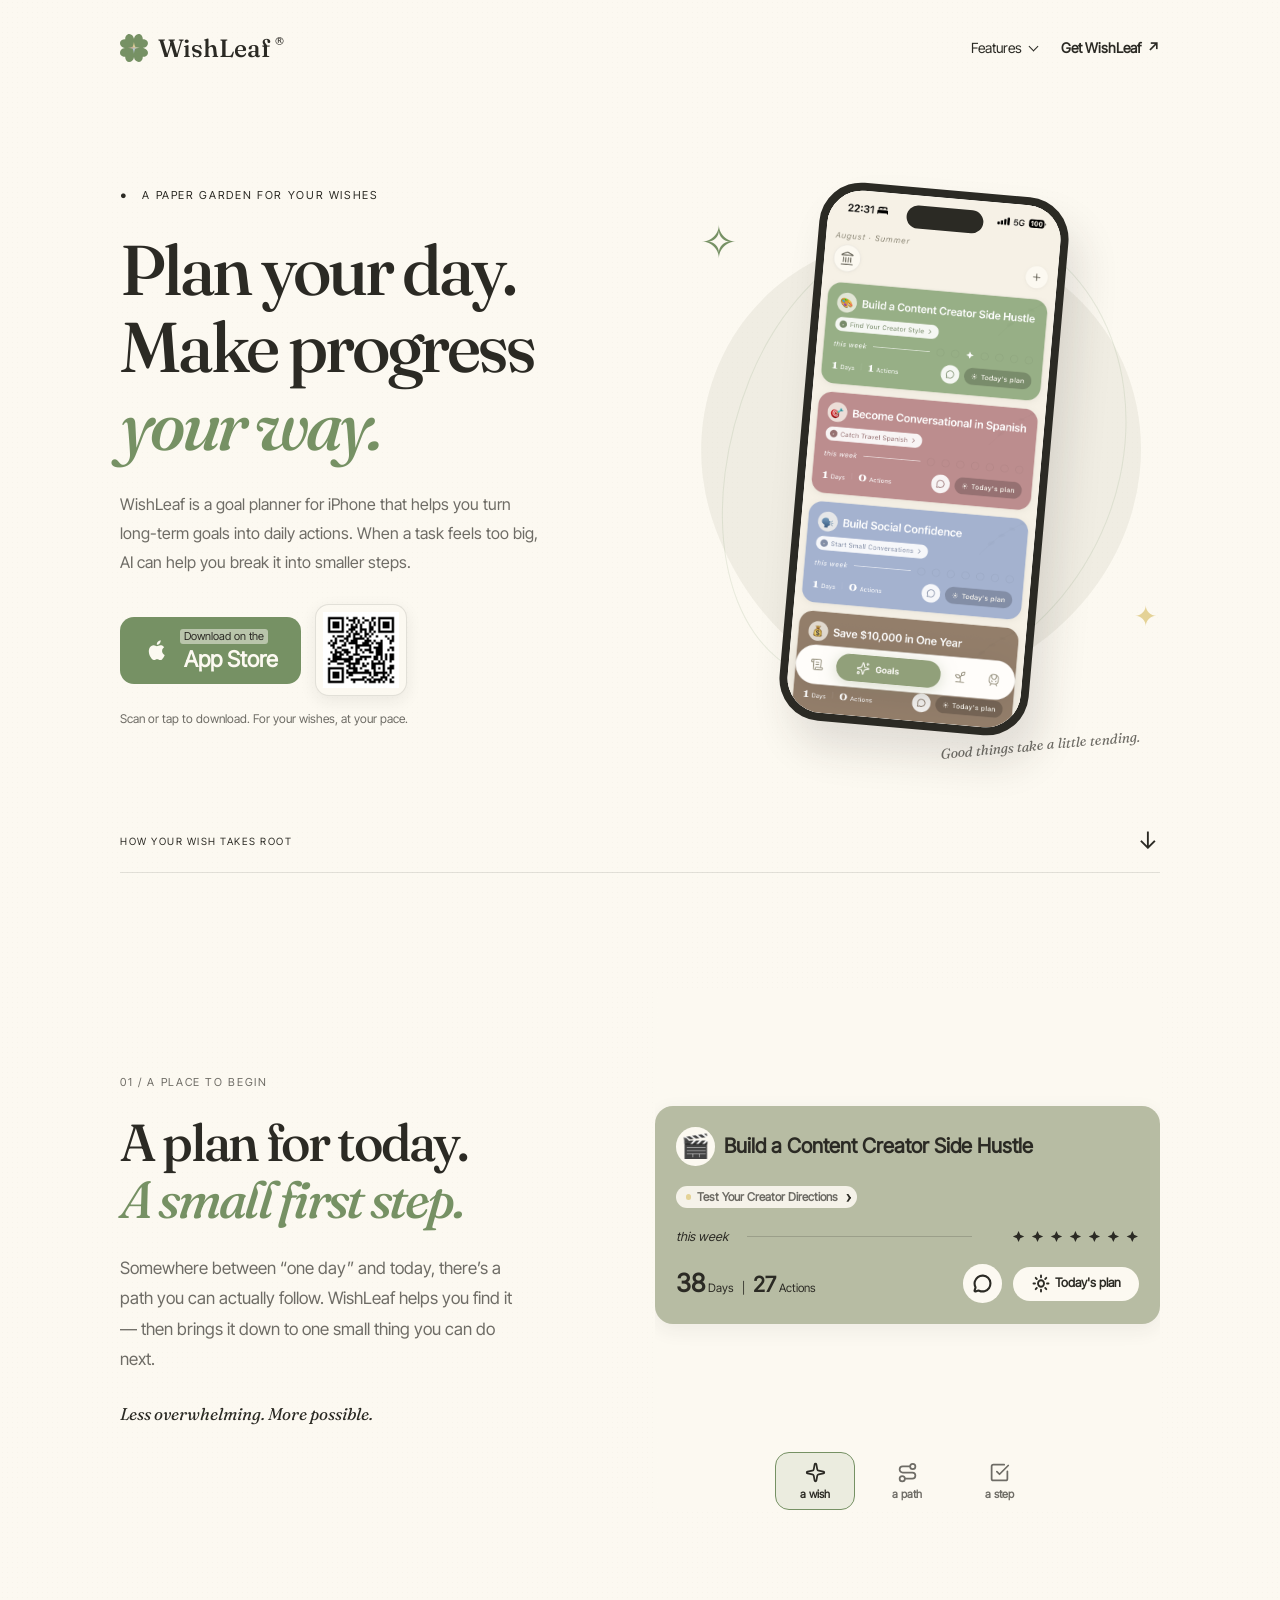
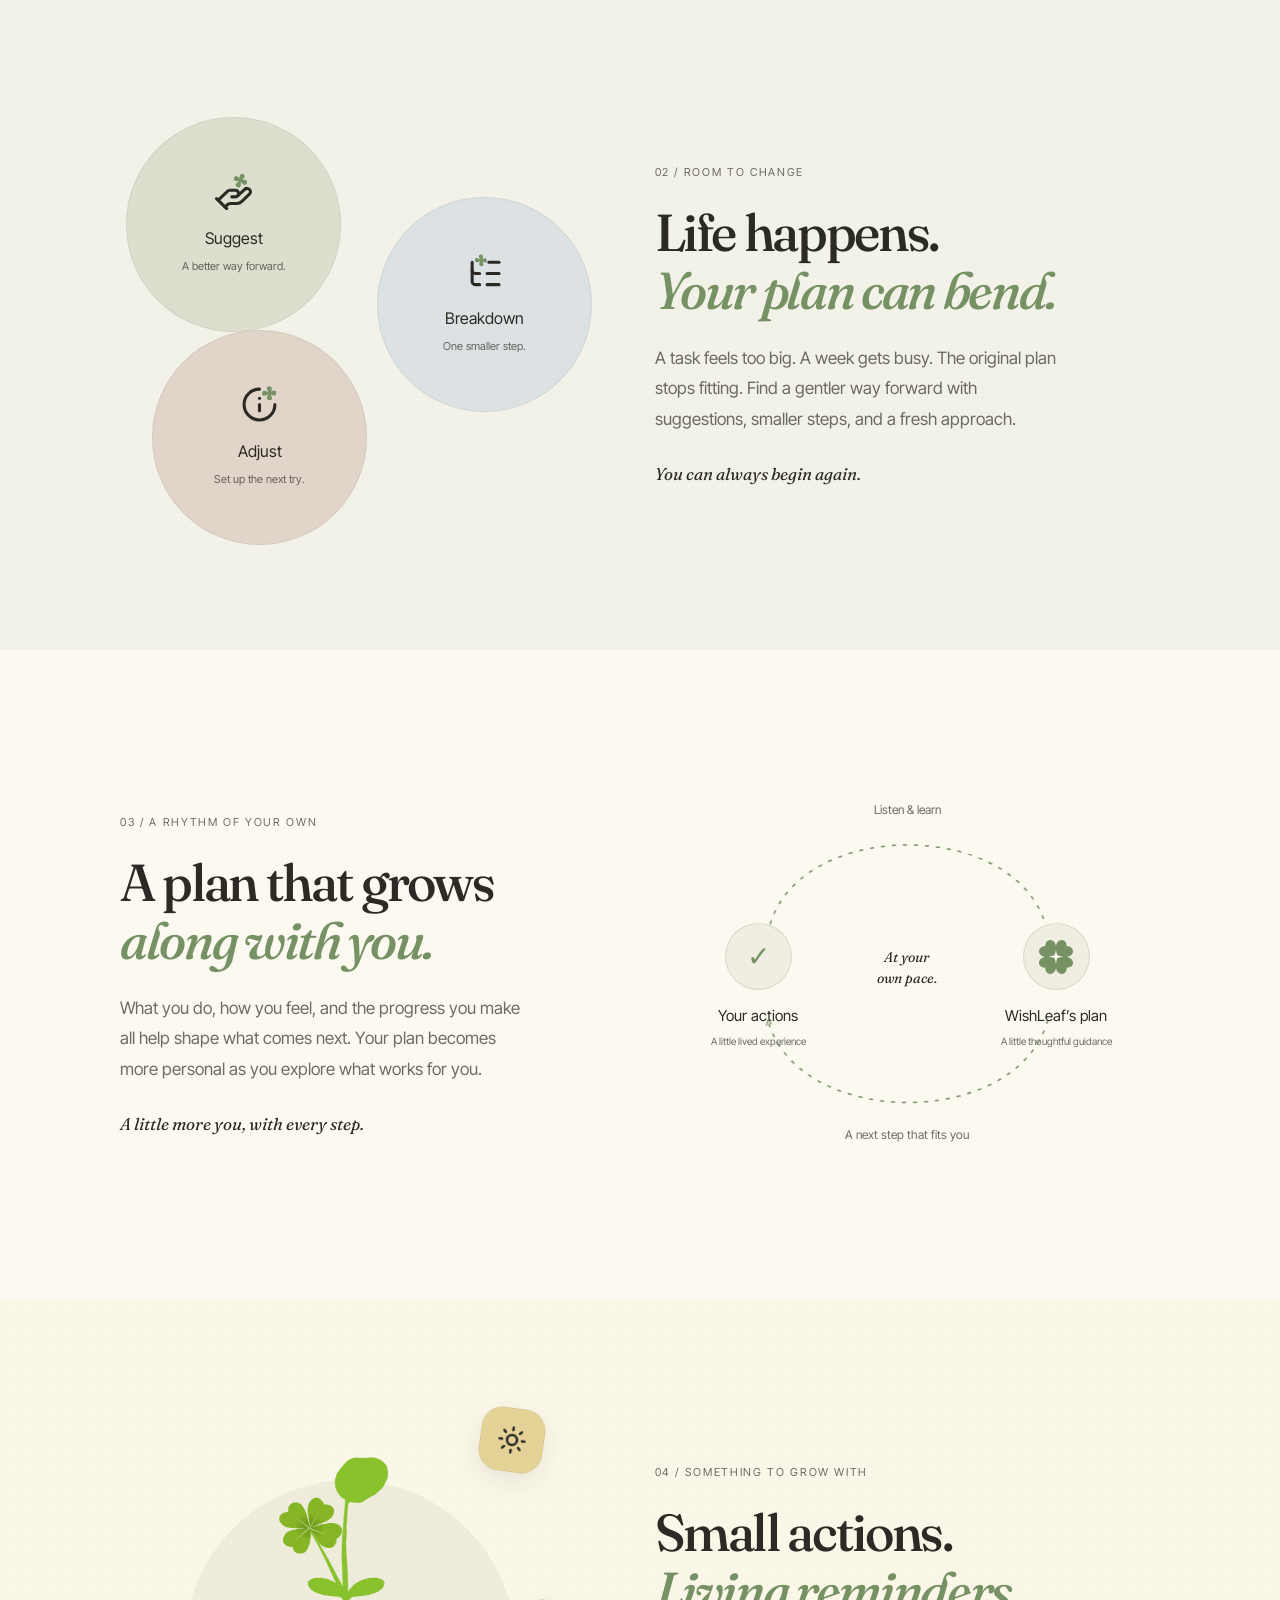
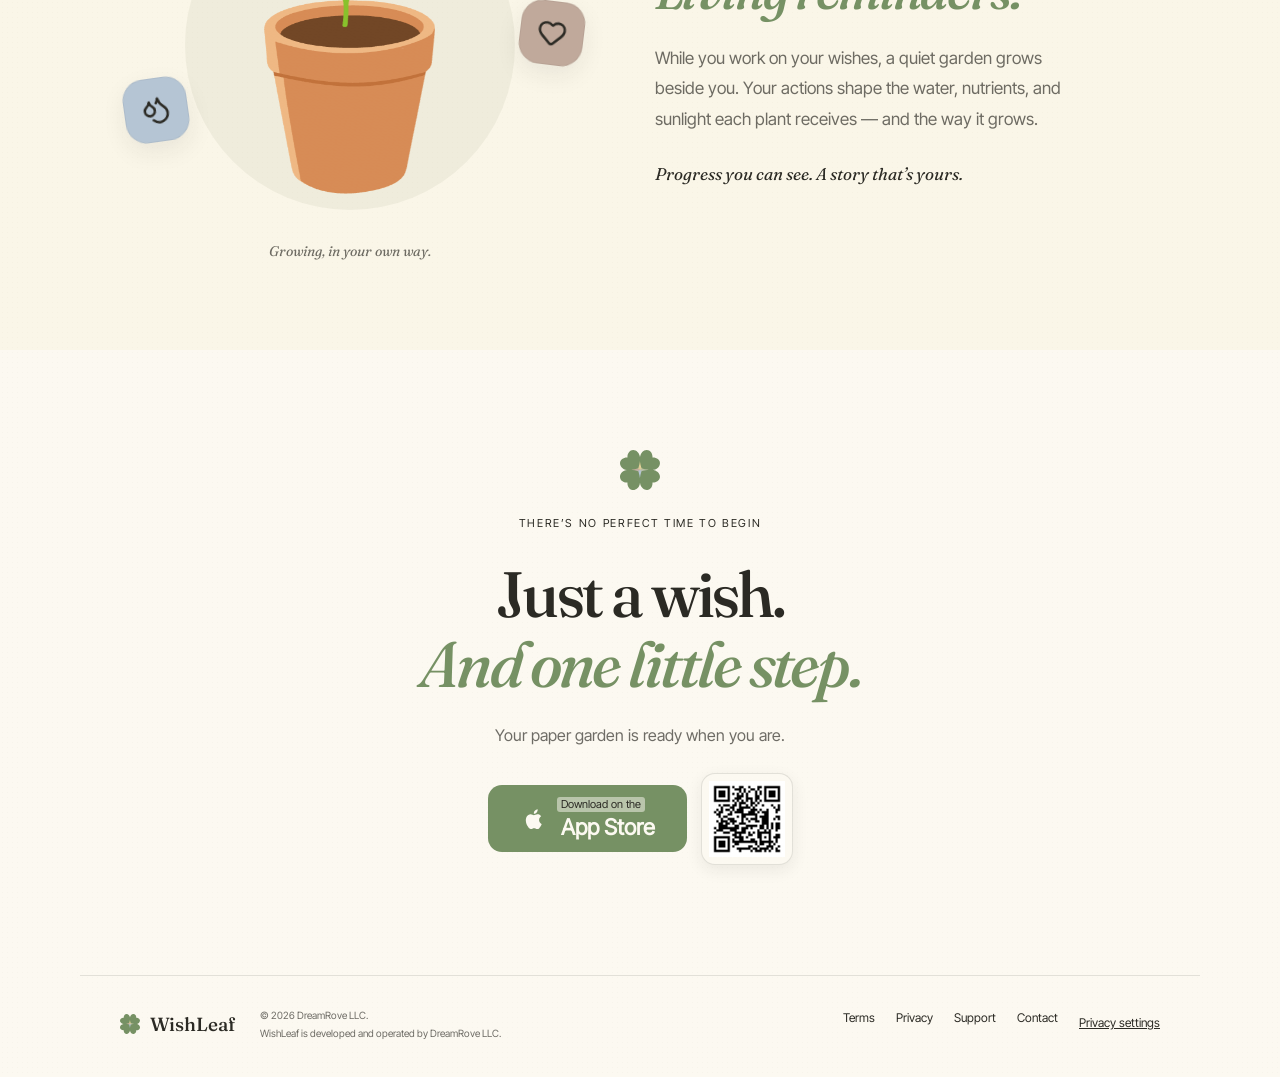
<file: index.html>
<!doctype html>
<html lang="en">
<head>
  <meta charset="utf-8">
  <meta name="google-site-verification" content="2UMPYzjKpsY1HqoAd7MnsdxkqQfmGdvSIKydGeC1eKA" />
  <meta name="viewport" content="width=device-width,initial-scale=1">
  <meta name="theme-color" content="#FCF9F1">
  <meta name="description" content="Plan your day. Make progress your way. WishLeaf helps you find doable daily steps, adapt your plan, and grow a quiet garden with your progress.">
  <meta name="robots" content="index, follow, max-image-preview:large">
  <title>WishLeaf — Plan your day. Make progress your way.</title>
  <link rel="canonical" href="https://wishleaf.app/">
  <meta property="og:type" content="website">
  <meta property="og:site_name" content="WishLeaf">
  <meta property="og:title" content="WishLeaf — Plan your day. Make progress your way.">
  <meta property="og:description" content="Plan your day. Make progress your way. WishLeaf helps you find doable daily steps, adapt your plan, and grow a quiet garden with your progress.">
  <meta property="og:url" content="https://wishleaf.app/">
  <meta property="og:image" content="https://wishleaf.app/images/demo_plant.png">
  <meta property="og:image:alt" content="A plant growing in WishLeaf's quiet garden">
  <meta name="twitter:card" content="summary">
  <meta name="twitter:title" content="WishLeaf — Plan your day. Make progress your way.">
  <meta name="twitter:description" content="Plan your day. Make progress your way. WishLeaf helps you find doable daily steps, adapt your plan, and grow a quiet garden with your progress.">
  <meta name="twitter:image" content="https://wishleaf.app/images/demo_plant.png">
  <meta name="twitter:image:alt" content="A plant growing in WishLeaf's quiet garden">
  <link rel="icon" href="./images/icon.svg" type="image/svg+xml">
  <link rel="stylesheet" href="./styles.css">
  <script src="./script.js" defer></script>
  <script type="application/ld+json">
  {
    "@context": "https://schema.org",
    "@graph": [
      {
        "@type": "Organization",
        "@id": "https://wishleaf.app/#organization",
        "name": "DreamRove LLC",
        "url": "https://wishleaf.app/",
        "email": "support@wishleaf.app"
      },
      {
        "@type": "WebSite",
        "@id": "https://wishleaf.app/#website",
        "name": "WishLeaf",
        "url": "https://wishleaf.app/",
        "inLanguage": "en",
        "publisher": { "@id": "https://wishleaf.app/#organization" }
      },
      {
        "@type": "WebPage",
        "@id": "https://wishleaf.app/#webpage",
        "url": "https://wishleaf.app/",
        "name": "WishLeaf — Plan your day. Make progress your way.",
        "description": "Plan your day. Make progress your way. WishLeaf helps you find doable daily steps, adapt your plan, and grow a quiet garden with your progress.",
        "inLanguage": "en",
        "isPartOf": { "@id": "https://wishleaf.app/#website" },
        "mainEntity": { "@id": "https://wishleaf.app/#app" }
      },
      {
        "@type": "MobileApplication",
        "@id": "https://wishleaf.app/#app",
        "name": "WishLeaf",
        "url": "https://wishleaf.app/",
        "description": "WishLeaf helps you plan your day with clear, doable steps. Adjust your plan as life changes, and make progress in a way that works for you.",
        "applicationCategory": "ProductivityApplication",
        "operatingSystem": "iOS",
        "downloadUrl": "https://apps.apple.com/us/app/wishleaf/id6762046509",
        "image": "https://wishleaf.app/images/tab1.png",
        "publisher": { "@id": "https://wishleaf.app/#organization" },
        "mainEntityOfPage": { "@id": "https://wishleaf.app/#webpage" }
      }
    ]
  }
  </script>
  <link rel="stylesheet" href="./analytics.css">
  <script src="./analytics-config.js" defer></script>
  <script src="./analytics.js" defer></script>
  <link rel="stylesheet" href="./navigation.css">
  <script src="./navigation.js" defer></script>
</head>
<body><a class="skip" href="#main">Skip to content</a>
<header class="wl-header">
  <a class="wl-brand" href="./" aria-label="WishLeaf home">
    <img src="./images/icon.svg" alt="" width="28" height="28">WishLeaf<sup>®</sup>
  </a>
  <nav class="wl-nav" aria-label="Main navigation">
    <details class="feature-menu">
      <summary>Features</summary>
      <div class="feature-menu-panel">
        <a href="./features/">All features</a>
        <a href="./features/action-start/">Find your start</a>
        <a href="./features/goal-progress/">See your progress</a>
        <a href="./features/ai-coach/">Talk with AI Coach</a>
      </div>
    </details>
    <a class="wl-download" href="https://apps.apple.com/us/app/wishleaf/id6762046509" target="_blank" rel="noopener noreferrer" data-app-store data-cta-location="navigation">Get WishLeaf <span aria-hidden="true">↗</span></a>
  </nav>
</header>
<main id="main">
<section class="hero container"><div class="hero-copy"><p class="eyebrow">● &nbsp; A PAPER GARDEN FOR YOUR WISHES</p><h1>Plan your day.<br>Make progress<br><em>your way.</em></h1><p class="description">WishLeaf is a goal planner for iPhone that helps you turn long-term goals into daily actions. When a task feels too big, AI can help you break it into smaller steps.</p><div class="download-cta"><a class="store" href="https://apps.apple.com/us/app/wishleaf/id6762046509" target="_blank" rel="noopener noreferrer" aria-label="Download WishLeaf on the App Store" data-app-store data-cta-location="hero"><span class="apple" aria-hidden="true">●</span><span><small>Download on the</small><strong>App Store</strong></span></a><a class="qr-link" href="https://apps.apple.com/us/app/wishleaf/id6762046509" target="_blank" rel="noopener noreferrer" aria-label="Open WishLeaf on the App Store" data-app-store data-cta-location="hero"><img src="./images/qr-code.png" alt="QR code to download WishLeaf from the App Store" width="92" height="92"></a></div><p class="availability">Scan or tap to download. For your wishes, at your pace.</p></div><div class="hero-art"><div class="orbit"></div><div class="orbit outline"></div><span class="spark one">✧</span><span class="spark two">✦</span><div class="phone"><div class="screen"><img src="./images/tab1.png" alt="WishLeaf app home screen, first tab" fetchpriority="high"><img class="alternate" src="./images/tab2.png" alt="WishLeaf app home screen, second tab"><i class="island"></i></div></div><span class="hand-note">Good things take a little tending.</span></div><a class="scroll-hint" href="#wish">HOW YOUR WISH TAKES ROOT <span>↓</span></a></section>
<section class="chapter container" id="wish"><div class="copy"><p class="eyebrow">01 / A PLACE TO BEGIN</p><h2>A plan for today.<br><em>A small first step.</em></h2><p>Somewhere between “one day” and today, there’s a path you can actually follow. WishLeaf helps you find it — then brings it down to one small thing you can do next.</p><aside>Less overwhelming. More possible.</aside></div><div class="visual begin-visual" role="region" aria-roledescription="carousel" aria-label="WishLeaf goal flow">
  <div class="begin-slide begin-goal-slide active" aria-hidden="false">
    <div class="begin-goal-card">
      <div class="begin-goal-heading"><span class="begin-goal-icon" aria-hidden="true">🎬</span><strong>Build a Content Creator Side Hustle</strong></div>
      <div class="begin-goal-tag"><i aria-hidden="true"></i><span>Test Your Creator Directions</span><b aria-hidden="true">›</b></div>
      <div class="begin-goal-progress"><em>this week</em><i></i><img src="./images/goal-card-stars.svg" alt=""></div>
      <div class="begin-goal-footer"><span class="begin-goal-metrics"><b>38</b> Days <span>|</span> <b>27</b> Actions</span><div class="begin-goal-actions"><span class="begin-comment"><img src="./images/goal-card-message.svg" alt=""></span><span class="begin-plan"><img src="./images/goal-card-sun.svg" alt="">Today's plan</span></div></div>
    </div>
  </div>
  <div class="begin-slide begin-route-slide" aria-hidden="true">
    <div class="begin-map">
      <img class="begin-map-path" src="./images/goal-map-path.svg" alt="">
      <img class="begin-map-node trophy" src="./images/goal-map-trophy.svg" alt="">
      <span class="begin-map-label trophy-label">Earn Your First $100</span>
      <img class="begin-map-node milestone-one" src="./images/goal-map-milestone.svg" alt="">
      <span class="begin-map-label milestone-one-label">Build Your Posting Rhythm</span>
      <img class="begin-map-node milestone-two" src="./images/goal-map-mid.svg" alt="">
      <span class="begin-map-label milestone-two-label">Find What Connects</span>
      <img class="begin-map-node milestone-three" src="./images/goal-map-current.svg" alt="">
      <span class="begin-map-label milestone-three-label">Test Your Creator Directions</span>
      <i class="begin-map-end" aria-hidden="true"></i>
    </div>
  </div>
  <div class="begin-slide begin-difficulty-slide" aria-hidden="true">
    <div class="begin-difficulty-demo">
      <p class="begin-demo-copy">Choose what feels doable today.</p>
      <div class="begin-difficulty-stack">
        <div class="begin-difficulty-card easy"><span class="begin-difficulty-pill"><span aria-hidden="true">🌱</span>Easy</span><strong class="begin-difficulty-task">Save one creator idea you like</strong><span class="begin-spark first" aria-hidden="true"></span><span class="begin-spark second" aria-hidden="true"></span></div>
        <div class="begin-difficulty-card moderate"><span class="begin-difficulty-pill"><span aria-hidden="true">🌿</span>moderate</span><strong class="begin-difficulty-task">Draft one 30-second video concept</strong></div>
        <div class="begin-difficulty-card challenge"><span class="begin-difficulty-pill"><span aria-hidden="true">🌳</span>Challenge</span><strong class="begin-difficulty-task">Record one rough 30-second video</strong></div>
      </div>
      <div class="begin-task-item"><span class="begin-task-icon" aria-hidden="true">🎬</span><span class="begin-task-copy"><strong>Save one creator idea you like</strong><small>✓ Added to Today</small></span></div>
    </div>
  </div>
  <div class="begin-slide-indicator" aria-label="Choose a slide"><button type="button" aria-label="Show goal card" aria-current="true"><span class="begin-nav-icon sparkle" aria-hidden="true"></span><span>a wish</span></button><button type="button" aria-label="Show route map" aria-current="false"><span class="begin-nav-icon route" aria-hidden="true"></span><span>a path</span></button><button type="button" aria-label="Show difficulty choices" aria-current="false"><span class="begin-nav-icon step" aria-hidden="true"></span><span>a step</span></button></div>
</div></section>
<div class="sage-section"><section class="chapter reverse container"><div class="copy"><p class="eyebrow">02 / ROOM TO CHANGE</p><h2>Life happens.<br><em>Your plan can bend.</em></h2><p>A task feels too big. A week gets busy. The original plan stops fitting. Find a gentler way forward with suggestions, smaller steps, and a fresh approach.</p><aside>You can always begin again.</aside></div><div class="visual bubbles" role="img" aria-label="Suggest a better way, break work into a smaller step, and adjust for the next try"><div class="bubble guidance"><img src="./images/wishleaf_icon_suggestion.svg" alt=""><strong>Suggest</strong><small>A better way forward.</small></div><div class="bubble smaller"><img src="./images/wishleaf_icon_decompose.svg" alt=""><strong>Breakdown</strong><small>One smaller step.</small></div><div class="bubble fresh"><img src="./images/wishleaf_icon_failure_adjustment.svg" alt=""><strong>Adjust</strong><small>Set up the next try.</small></div></div></section></div>
<section class="chapter container"><div class="copy"><p class="eyebrow">03 / A RHYTHM OF YOUR OWN</p><h2>A plan that grows<br><em>along with you.</em></h2><p>What you do, how you feel, and the progress you make all help shape what comes next. Your plan becomes more personal as you explore what works for you.</p><aside>A little more you, with every step.</aside></div><div class="visual loop" role="img" aria-label="Your actions provide feedback to WishLeaf, helping its next suggestions fit you better"><svg viewBox="0 0 500 400" aria-hidden="true"><defs><marker id="arrow" viewBox="0 0 10 10" refX="8" refY="5" markerWidth="5" markerHeight="5" orient="auto"><path d="M1 1 8 5 1 9" fill="none" stroke="#769164" stroke-width="1.5"/></marker></defs><path class="loop-path" d="M110 160 C130 40 370 40 390 160"/><path class="loop-path return" d="M390 245 C360 355 140 355 110 245"/></svg><span class="loop-label top">Listen & learn</span><span class="loop-label bottom">A next step that fits you</span><div class="node actions"><span>✓</span><strong>Your actions</strong><small>A little lived experience</small></div><div class="node plan"><span><img src="./images/wishleaf_icon_with_star.svg" alt=""></span><strong>WishLeaf’s plan</strong><small>A little thoughtful guidance</small></div><span class="loop-center">At your<br>own pace.</span></div></section>
<div class="gold-section"><section class="chapter reverse container"><div class="copy"><p class="eyebrow">04 / SOMETHING TO GROW WITH</p><h2>Small actions.<br><em>Living reminders.</em></h2><p>While you work on your wishes, a quiet garden grows beside you. Your actions shape the water, nutrients, and sunlight each plant receives — and the way it grows.</p><aside>Progress you can see. A story that’s yours.</aside></div><div class="visual plant-visual"><div class="plant-halo"></div><span class="plant-symbol sun-symbol" aria-hidden="true"><i></i></span><span class="plant-symbol droplets-symbol" aria-hidden="true"><i></i></span><span class="plant-symbol heart-symbol" aria-hidden="true"><i></i></span><img class="plant" src="./images/demo_plant.png" alt="A WishLeaf plant with sunlight, water, and care around it" loading="lazy"><span class="caption">Growing, in your own way.</span></div></section></div>
<section class="closing container"><img src="./images/icon.svg" alt="" width="40" height="40"><p class="eyebrow">THERE’S NO PERFECT TIME TO BEGIN</p><h2>Just a wish.<br><em>And one little step.</em></h2><p>Your paper garden is ready when you are.</p><div class="download-cta"><a class="store" href="https://apps.apple.com/us/app/wishleaf/id6762046509" target="_blank" rel="noopener noreferrer" aria-label="Download WishLeaf on the App Store" data-app-store data-cta-location="footer"><span class="apple" aria-hidden="true">●</span><span><small>Download on the</small><strong>App Store</strong></span></a><a class="qr-link" href="https://apps.apple.com/us/app/wishleaf/id6762046509" target="_blank" rel="noopener noreferrer" aria-label="Open WishLeaf on the App Store" data-app-store data-cta-location="footer"><img src="./images/qr-code.png" alt="QR code to download WishLeaf from the App Store" width="92" height="92" loading="lazy"></a></div></section>
</main><footer class="container"><a class="brand" href="./"><img src="./images/icon.svg" alt="" width="20" height="20">WishLeaf</a><span>© 2026 DreamRove LLC.<br>WishLeaf is developed and operated by DreamRove LLC.</span><nav aria-label="Site navigation"><a href="./terms/">Terms</a><a href="./privacy/">Privacy</a><a href="./support/">Support</a><a href="mailto:support@wishleaf.app">Contact</a></nav></footer></body></html>
</file>
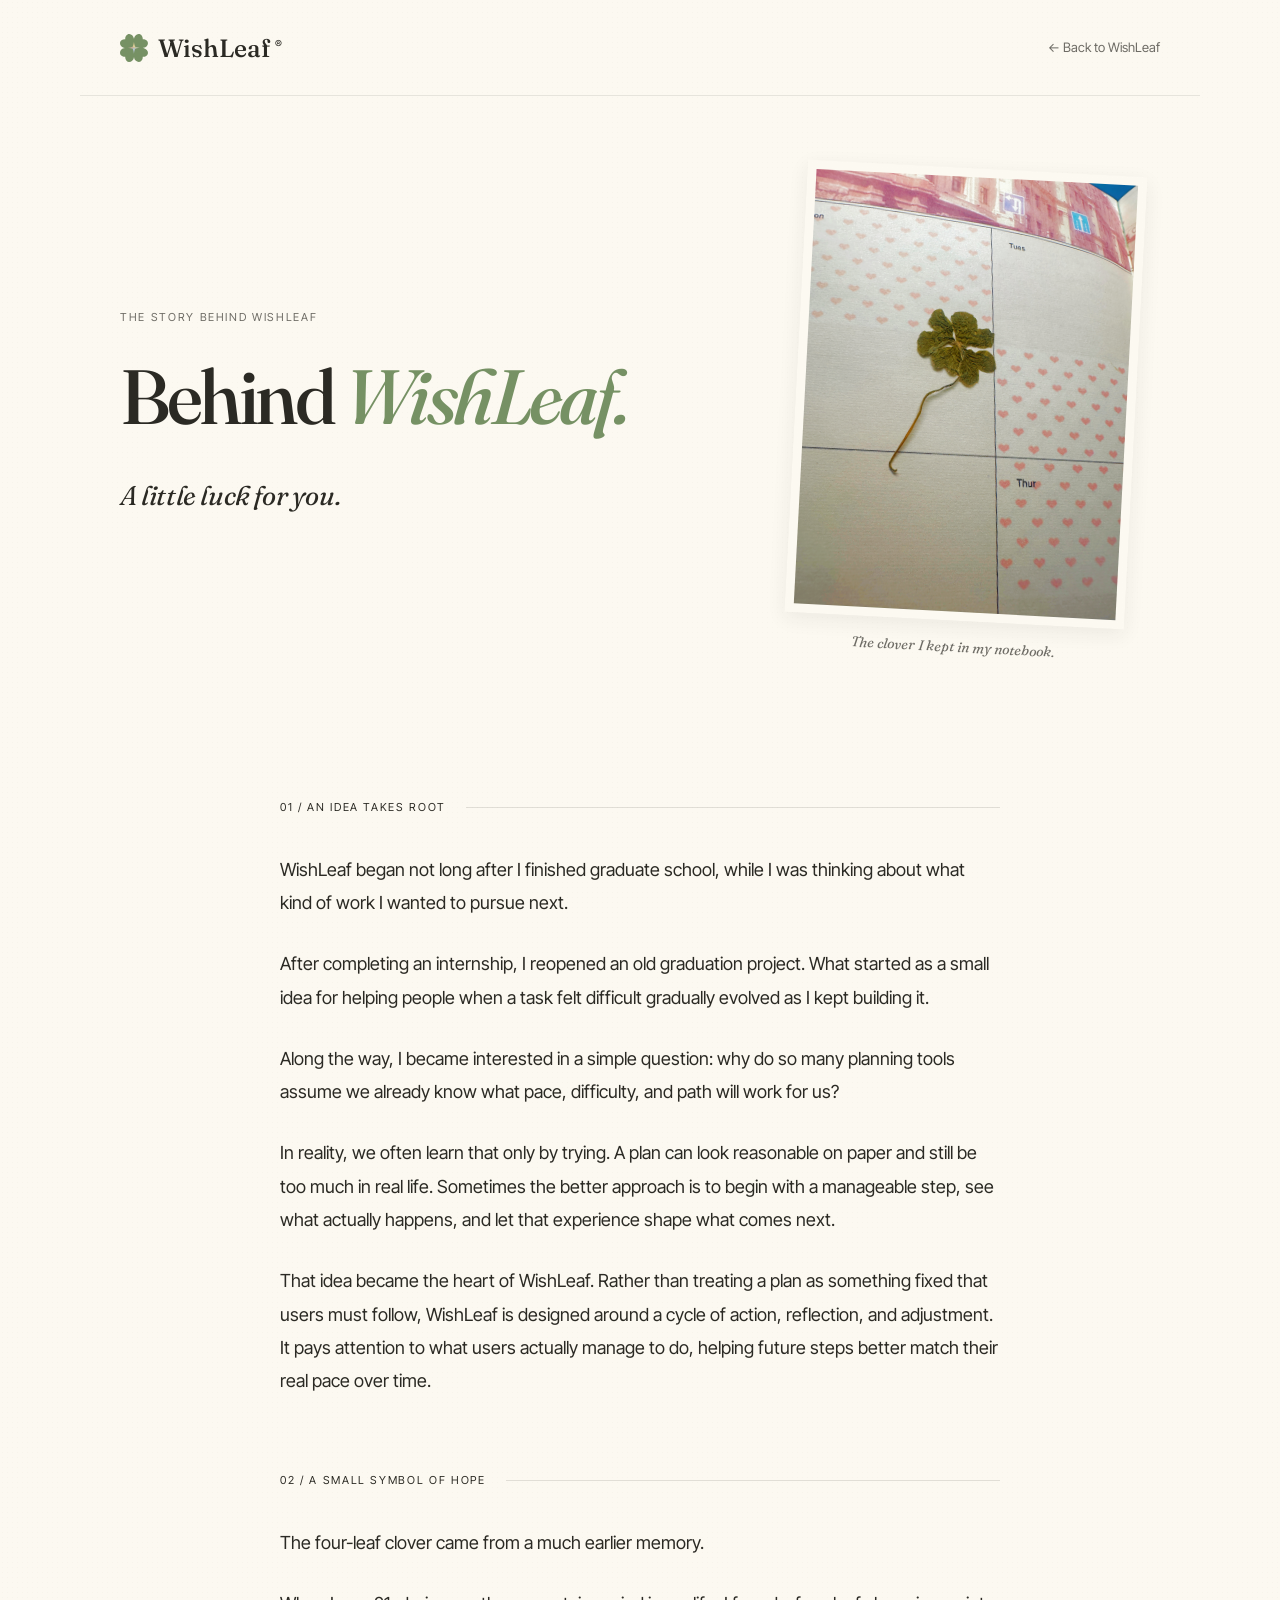
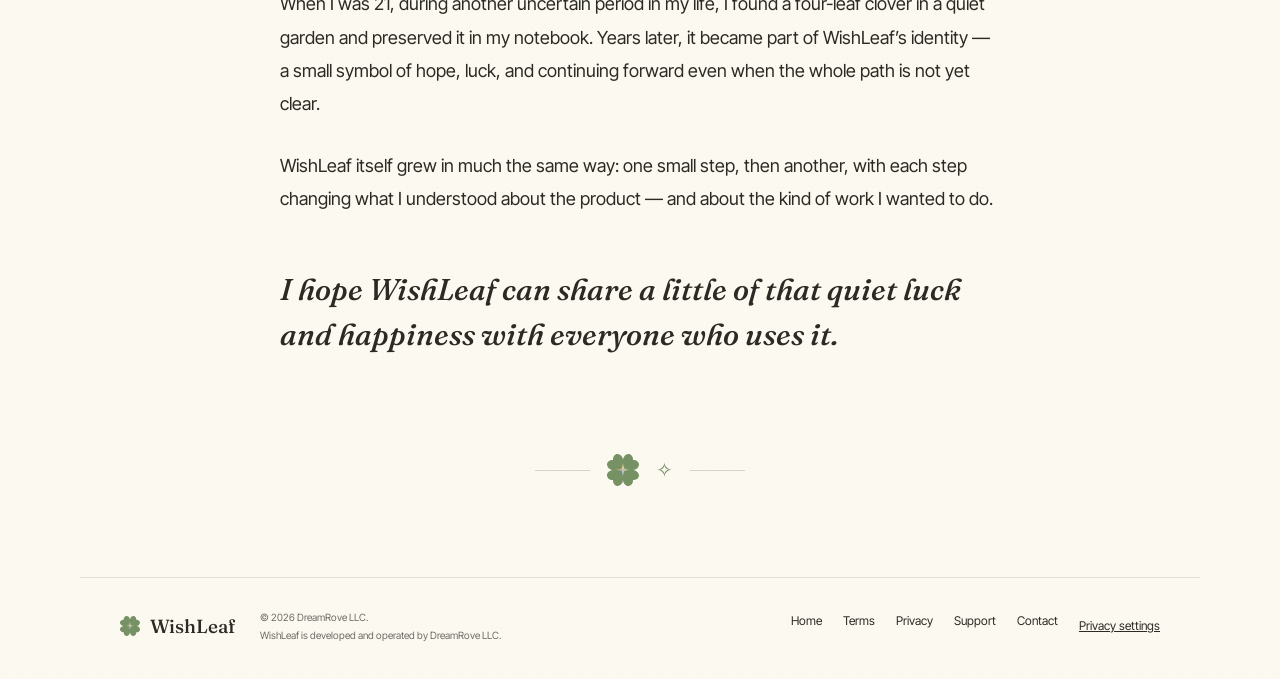
<file: behind-wishleaf/index.html>
<!doctype html>
<html lang="en">
<head>
  <base href="../">
  <meta charset="utf-8">
  <meta name="viewport" content="width=device-width, initial-scale=1">
  <meta name="theme-color" content="#FCF9F1">
  <meta name="description" content="The story behind WishLeaf: small steps, plans that grow with us, and a four-leaf clover found in a quiet garden.">
  <title>Behind WishLeaf — WishLeaf</title>
  <meta name="robots" content="index, follow, max-image-preview:large">
  <link rel="canonical" href="https://wishleaf.app/behind-wishleaf/">
  <meta property="og:type" content="website">
  <meta property="og:site_name" content="WishLeaf">
  <meta property="og:title" content="Behind WishLeaf — WishLeaf">
  <meta property="og:description" content="The story behind WishLeaf: small steps, plans that grow with us, and a four-leaf clover found in a quiet garden.">
  <meta property="og:url" content="https://wishleaf.app/behind-wishleaf/">
  <meta property="og:image" content="https://wishleaf.app/images/clover_bookmark.jpg">
  <meta property="og:image:alt" content="A preserved four-leaf clover resting in a notebook with pink hearts">
  <meta name="twitter:card" content="summary">
  <meta name="twitter:title" content="Behind WishLeaf — WishLeaf">
  <meta name="twitter:description" content="The story behind WishLeaf: small steps, plans that grow with us, and a four-leaf clover found in a quiet garden.">
  <meta name="twitter:image" content="https://wishleaf.app/images/clover_bookmark.jpg">
  <meta name="twitter:image:alt" content="A preserved four-leaf clover resting in a notebook with pink hearts">
  <link rel="icon" href="./images/icon.svg" type="image/svg+xml">
  <link rel="stylesheet" href="./styles.css">
  <link rel="stylesheet" href="./behind-wishleaf/story.css">
  <link rel="stylesheet" href="./analytics.css">
  <script src="./analytics-config.js" defer></script>
  <script src="./analytics.js" defer></script>
</head>
<body>
  <a class="skip" href="#main">Skip to content</a>
  <header class="container story-header">
    <a class="brand" href="./" aria-label="WishLeaf home"><img src="./images/icon.svg" alt="" width="28" height="28">WishLeaf<sup>®</sup></a>
    <a class="story-back" href="./">← Back to WishLeaf</a>
  </header>

  <main id="main">
    <section class="story-hero container" aria-labelledby="story-title">
      <div class="story-heading">
        <p class="eyebrow">THE STORY BEHIND WISHLEAF</p>
        <h1 id="story-title">Behind <em>WishLeaf.</em></h1>
        <p class="story-subtitle">A little luck for you.</p>
      </div>
      <figure class="story-photo"><img src="./images/clover_bookmark.jpg" alt="A preserved four-leaf clover resting in a notebook with pink hearts" width="3024" height="4032"><figcaption>The clover I kept in my notebook.</figcaption></figure>
    </section>

    <article class="story-article" aria-label="The story behind WishLeaf">
      <div class="story-rule"><span>01 / AN IDEA TAKES ROOT</span></div>
      <p>WishLeaf began not long after I finished graduate school, while I was thinking about what kind of work I wanted to pursue next.</p>
      <p>After completing an internship, I reopened an old graduation project. What started as a small idea for helping people when a task felt difficult gradually evolved as I kept building it.</p>
      <p>Along the way, I became interested in a simple question: why do so many planning tools assume we already know what pace, difficulty, and path will work for us?</p>
      <p>In reality, we often learn that only by trying. A plan can look reasonable on paper and still be too much in real life. Sometimes the better approach is to begin with a manageable step, see what actually happens, and let that experience shape what comes next.</p>
      <p>That idea became the heart of WishLeaf. Rather than treating a plan as something fixed that users must follow, WishLeaf is designed around a cycle of action, reflection, and adjustment. It pays attention to what users actually manage to do, helping future steps better match their real pace over time.</p>

      <div class="story-rule"><span>02 / A SMALL SYMBOL OF HOPE</span></div>
      <p>The four-leaf clover came from a much earlier memory.</p>
      <p>When I was 21, during another uncertain period in my life, I found a four-leaf clover in a quiet garden and preserved it in my notebook. Years later, it became part of WishLeaf’s identity — a small symbol of hope, luck, and continuing forward even when the whole path is not yet clear.</p>
      <p>WishLeaf itself grew in much the same way: one small step, then another, with each step changing what I understood about the product — and about the kind of work I wanted to do.</p>
      <p class="story-last">I hope WishLeaf can share a little of that quiet luck and happiness with everyone who uses it.</p>
    </article>

    <div class="story-end" aria-hidden="true"><img src="./images/icon.svg" alt="" width="32" height="32"><span>✧</span></div>
  </main>

  <footer class="container story-footer"><a class="brand" href="./"><img src="./images/icon.svg" alt="" width="20" height="20">WishLeaf</a><span>© 2026 DreamRove LLC.<br>WishLeaf is developed and operated by DreamRove LLC.</span><nav aria-label="Site navigation"><a href="./">Home</a><a href="./terms/">Terms</a><a href="./privacy/">Privacy</a><a href="./support/">Support</a><a href="mailto:support@wishleaf.app">Contact</a></nav></footer>
</body>
</html>
</file>
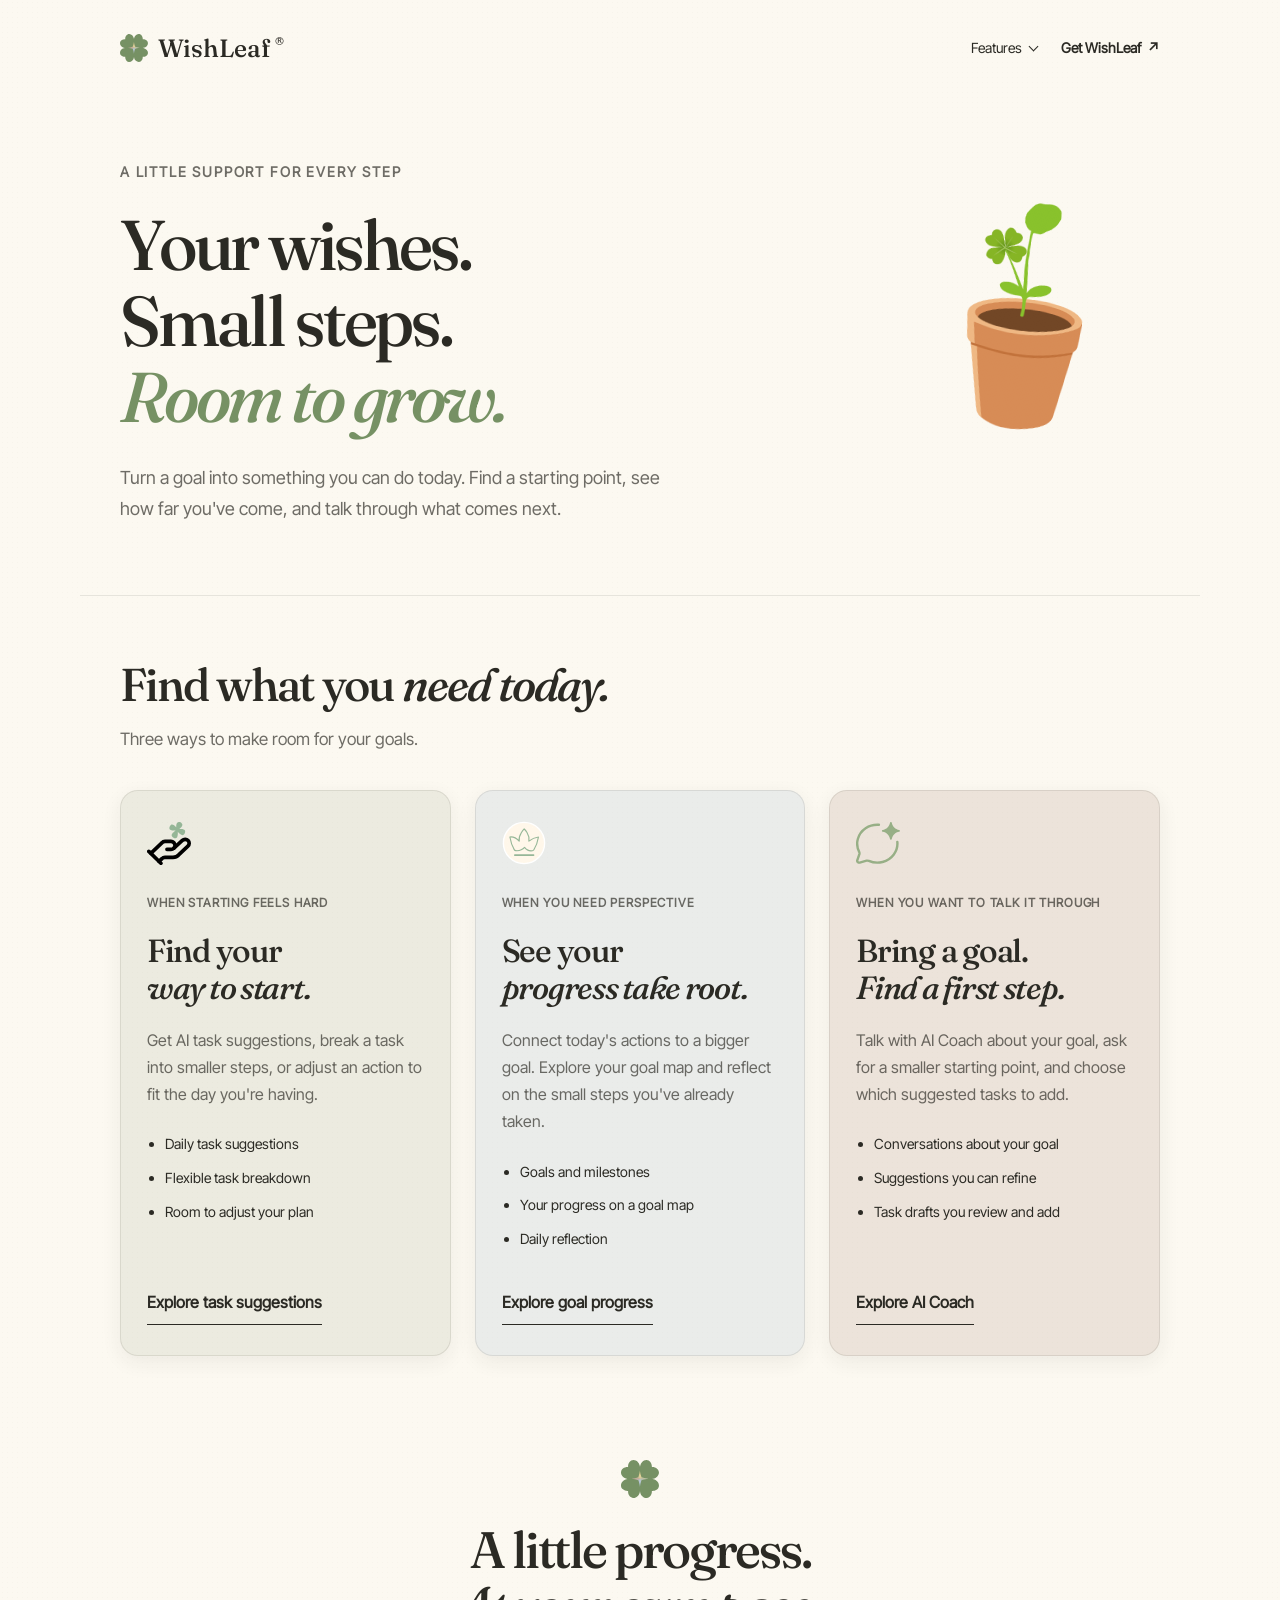
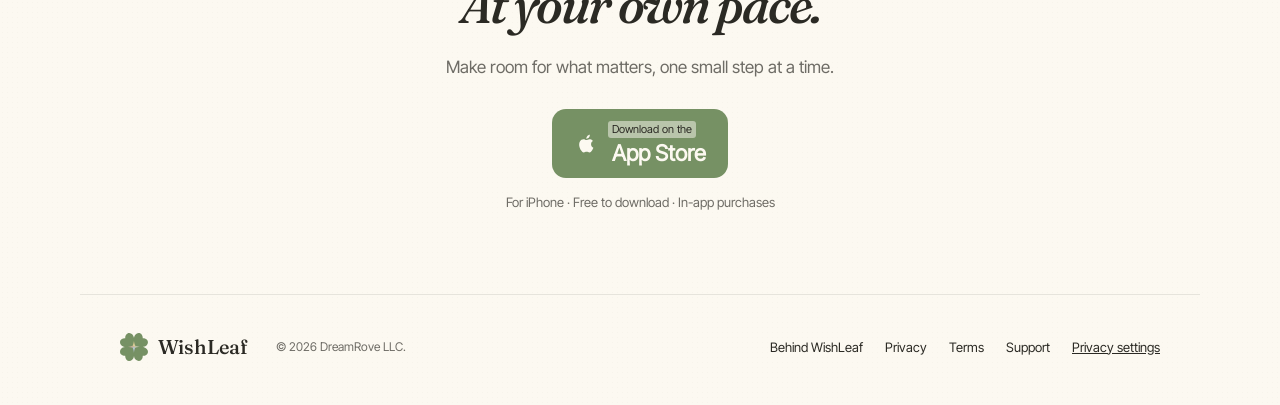
<file: features/index.html>
<!doctype html>
<html lang="en">
<head>
  <meta charset="utf-8">
  <meta name="viewport" content="width=device-width,initial-scale=1">
  <meta name="theme-color" content="#FCF9F1">
  <title>Features — Small Steps toward Your Goals | WishLeaf</title>
  <meta name="description" content="Explore WishLeaf’s AI task suggestions, goal progress tracking, and AI Coach. Find a small next step and make progress at your own pace.">
  <meta name="robots" content="index, follow, max-image-preview:large">
  <link rel="canonical" href="https://wishleaf.app/features/">
  <meta property="og:type" content="website">
  <meta property="og:site_name" content="WishLeaf">
  <meta property="og:title" content="Explore WishLeaf Features — Plan, Act & Grow">
  <meta property="og:description" content="Explore WishLeaf’s AI task suggestions, goal progress tracking, and AI Coach. Find a small next step and make progress at your own pace.">
  <meta property="og:url" content="https://wishleaf.app/features/">
  <meta property="og:image" content="https://wishleaf.app/images/demo_plant.png">
  <meta property="og:image:alt" content="A plant growing in WishLeaf">
  <meta name="twitter:card" content="summary">
  <meta name="twitter:title" content="Explore WishLeaf Features — Plan, Act & Grow">
  <meta name="twitter:description" content="Explore WishLeaf’s AI task suggestions, goal progress tracking, and AI Coach. Find a small next step and make progress at your own pace.">
  <meta name="twitter:image" content="https://wishleaf.app/images/demo_plant.png">
  <meta name="twitter:image:alt" content="A plant growing in WishLeaf">
  <link rel="icon" href="../images/icon.svg" type="image/svg+xml">
  <link rel="stylesheet" href="./features.css">
  <link rel="stylesheet" href="./overview.css">
  <link rel="stylesheet" href="../analytics.css">
  <script src="../analytics-config.js" defer></script>
  <script src="../analytics.js" defer></script>
  <link rel="stylesheet" href="../navigation.css">
  <script src="../navigation.js" defer></script>
  <script type="application/ld+json">
{
  "@context": "https://schema.org",
  "@type": "CollectionPage",
  "@id": "https://wishleaf.app/features/#webpage",
  "url": "https://wishleaf.app/features/",
  "name": "WishLeaf Features",
  "description": "Explore WishLeaf’s AI task suggestions, goal progress tracking, and AI Coach. Find a small next step and make progress at your own pace.",
  "inLanguage": "en",
  "isPartOf": {
    "@id": "https://wishleaf.app/#website"
  },
  "mainEntity": {
    "@type": "ItemList",
    "itemListElement": [
      {
        "@type": "ListItem",
        "position": 1,
        "name": "AI Task Suggestions & Flexible Task Breakdown",
        "url": "https://wishleaf.app/features/action-start/"
      },
      {
        "@type": "ListItem",
        "position": 2,
        "name": "Goal Progress Tracker",
        "url": "https://wishleaf.app/features/goal-progress/"
      },
      {
        "@type": "ListItem",
        "position": 3,
        "name": "AI Coach",
        "url": "https://wishleaf.app/features/ai-coach/"
      }
    ]
  }
}
  </script>
</head>
<body>
<a class="skip" href="#main">Skip to content</a>
<header class="wl-header">
  <a class="wl-brand" href="../" aria-label="WishLeaf home"><img src="../images/icon.svg" alt="" width="28" height="28">WishLeaf<sup>®</sup></a>
  <nav class="wl-nav" aria-label="Main navigation">
    <details class="feature-menu">
      <summary>Features</summary>
      <div class="feature-menu-panel">
        <a href="./" aria-current="page">All features</a>
        <a href="../features/action-start/">Find your start</a>
        <a href="../features/goal-progress/">See your progress</a>
        <a href="../features/ai-coach/">Talk with AI Coach</a>
      </div>
    </details>
    <a class="wl-download" href="https://apps.apple.com/us/app/wishleaf/id6762046509" target="_blank" rel="noopener noreferrer" data-app-store data-cta-location="navigation">Get WishLeaf <span aria-hidden="true">↗</span></a>
  </nav>
</header>
<main id="main">
  <section class="overview-intro wrap" aria-labelledby="page-title">
    <p class="eyebrow">A little support for every step</p>
    <h1 id="page-title">Your wishes.<br>Small steps.<br><em>Room to grow.</em></h1>
    <p class="overview-description">Turn a goal into something you can do today. Find a starting point, see how far you've come, and talk through what comes next.</p>
    <img class="overview-sprout" src="../images/demo_plant.png" alt="A plant growing in WishLeaf's quiet garden" width="240" height="240">
  </section>
  <section class="overview-features wrap" aria-labelledby="explore-title">
    <div class="overview-section-heading"><h2 id="explore-title">Find what you <em>need today.</em></h2><p>Three ways to make room for your goals.</p></div>
    <div class="overview-grid">
      <article class="overview-card">
        <img src="../images/features/wishleaf_icon_suggestion.svg" alt="" width="44" height="44">
        <p class="eyebrow">When starting feels hard</p>
        <h3>Find your<br><em>way to start.</em></h3>
        <p>Get AI task suggestions, break a task into smaller steps, or adjust an action to fit the day you're having.</p>
        <ul><li>Daily task suggestions</li><li>Flexible task breakdown</li><li>Room to adjust your plan</li></ul>
        <a href="./action-start/">Explore task suggestions</a>
      </article>
      <article class="overview-card">
        <img src="../images/features/map-crown.svg" alt="" width="44" height="44">
        <p class="eyebrow">When you need perspective</p>
        <h3>See your<br><em>progress take root.</em></h3>
        <p>Connect today's actions to a bigger goal. Explore your goal map and reflect on the small steps you've already taken.</p>
        <ul><li>Goals and milestones</li><li>Your progress on a goal map</li><li>Daily reflection</li></ul>
        <a href="./goal-progress/">Explore goal progress</a>
      </article>
      <article class="overview-card">
        <img src="../images/features/ai-coach.svg" alt="" width="44" height="44">
        <p class="eyebrow">When you want to talk it through</p>
        <h3>Bring a goal.<br><em>Find a first step.</em></h3>
        <p>Talk with AI Coach about your goal, ask for a smaller starting point, and choose which suggested tasks to add.</p>
        <ul><li>Conversations about your goal</li><li>Suggestions you can refine</li><li>Task drafts you review and add</li></ul>
        <a href="./ai-coach/">Explore AI Coach</a>
      </article>
    </div>
  </section>
  <section class="closing wrap" aria-labelledby="download-title">
    <img src="../images/icon.svg" alt="" width="38" height="38">
    <h2 id="download-title">A little progress.<br><em>At your own pace.</em></h2>
    <p>Make room for what matters, one small step at a time.</p>
    <a class="store" href="https://apps.apple.com/us/app/wishleaf/id6762046509" target="_blank" rel="noopener noreferrer" data-app-store data-cta-location="footer" aria-label="Download WishLeaf on the App Store"><span class="apple-mark" aria-hidden="true"></span><span><small>Download on the</small><strong>App Store</strong></span></a>
    <p class="note">For iPhone · Free to download · In-app purchases</p>
  </section>
</main>
<footer class="site-footer wrap"><a class="brand" href="../"><img src="../images/icon.svg" alt="" width="22" height="22">WishLeaf</a><p>© 2026 DreamRove LLC.</p><nav aria-label="Footer navigation"><a href="../behind-wishleaf/">Behind WishLeaf</a><a href="../privacy/">Privacy</a><a href="../terms/">Terms</a><a href="../support/">Support</a></nav></footer>
</body>
</html>
</file>
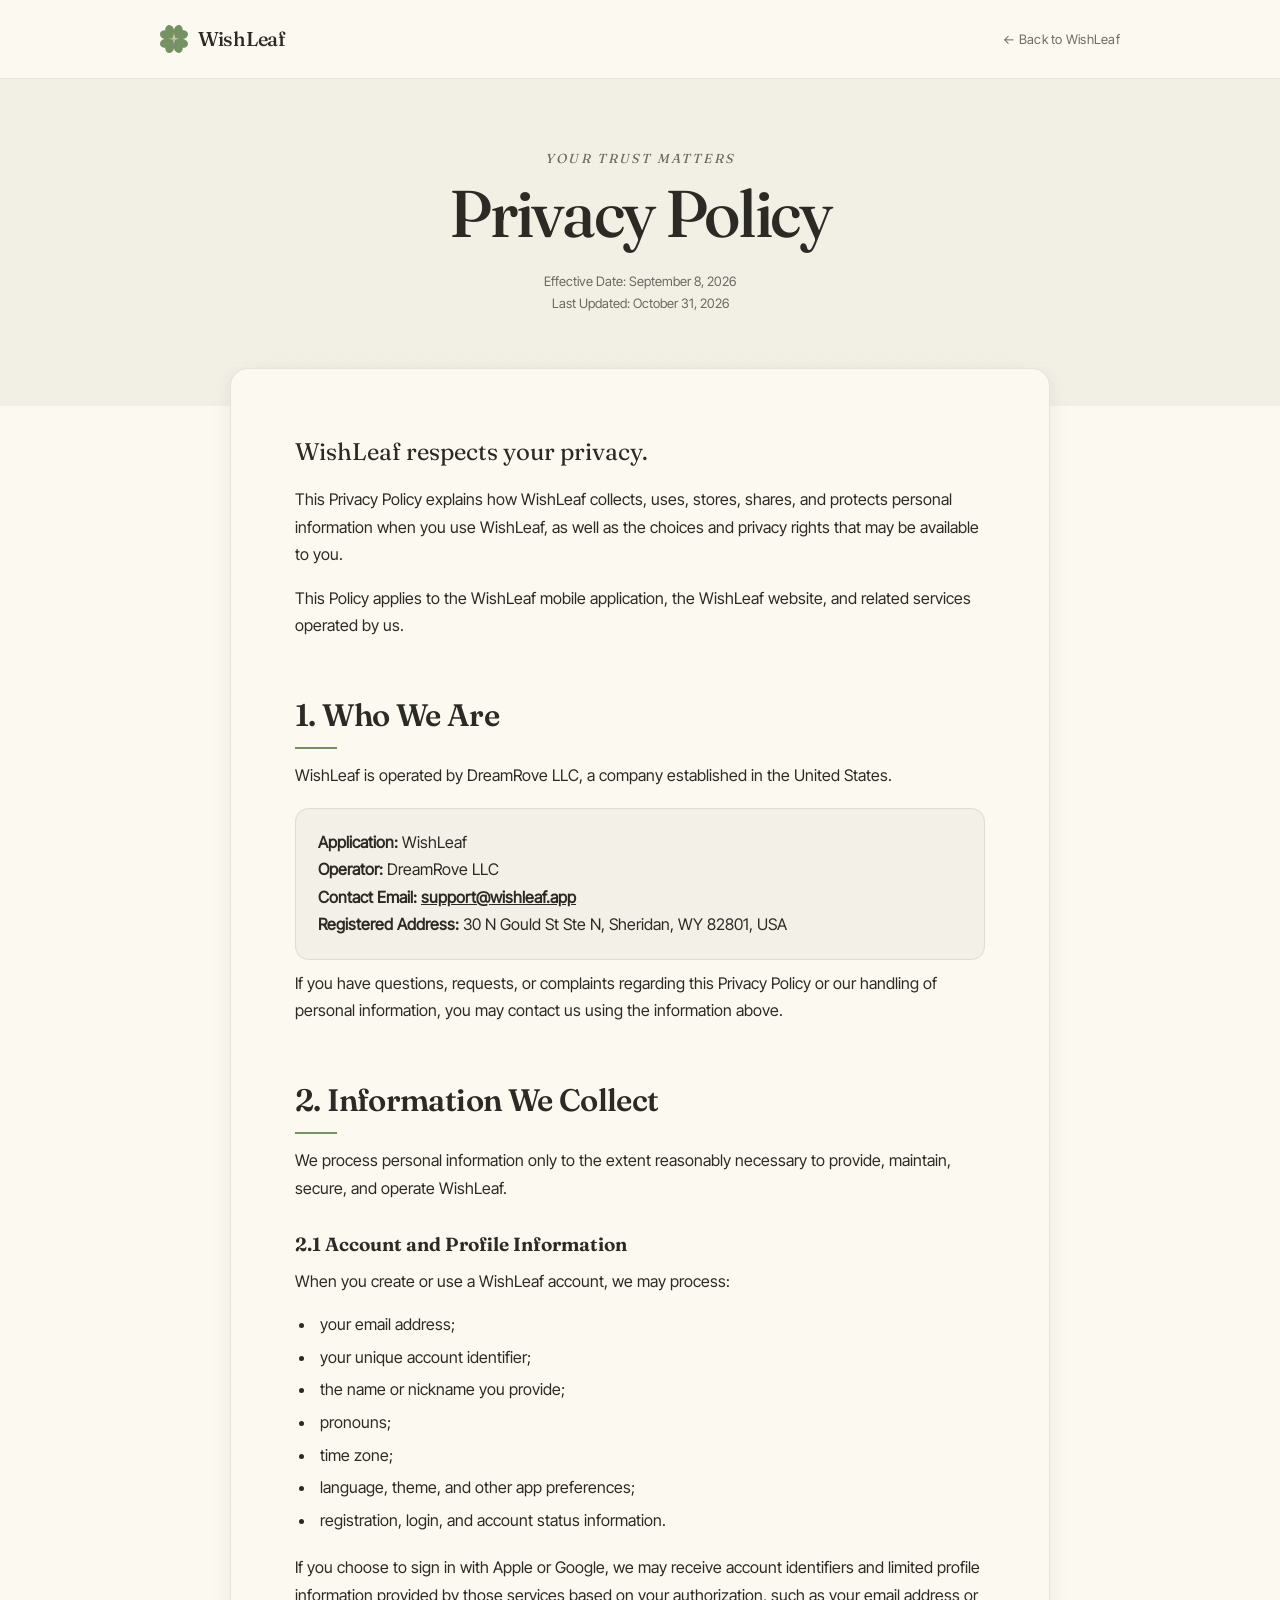
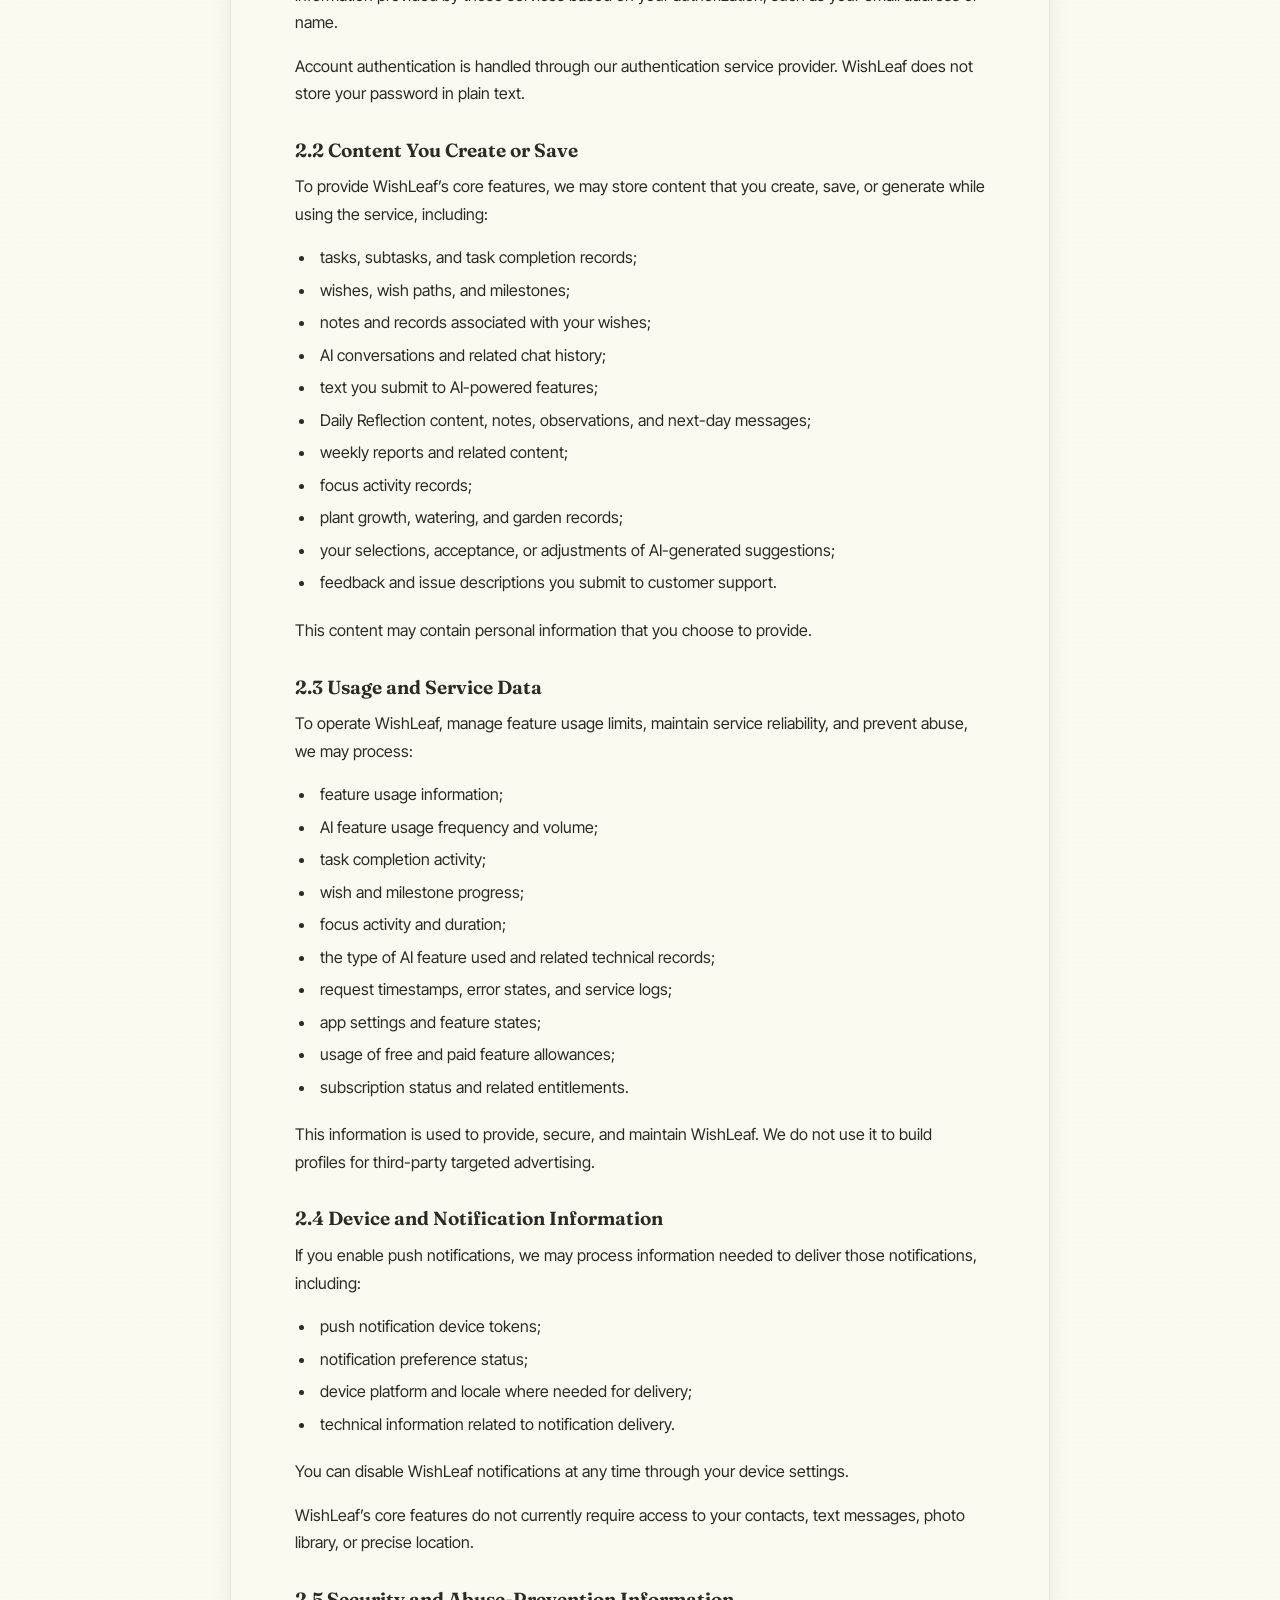
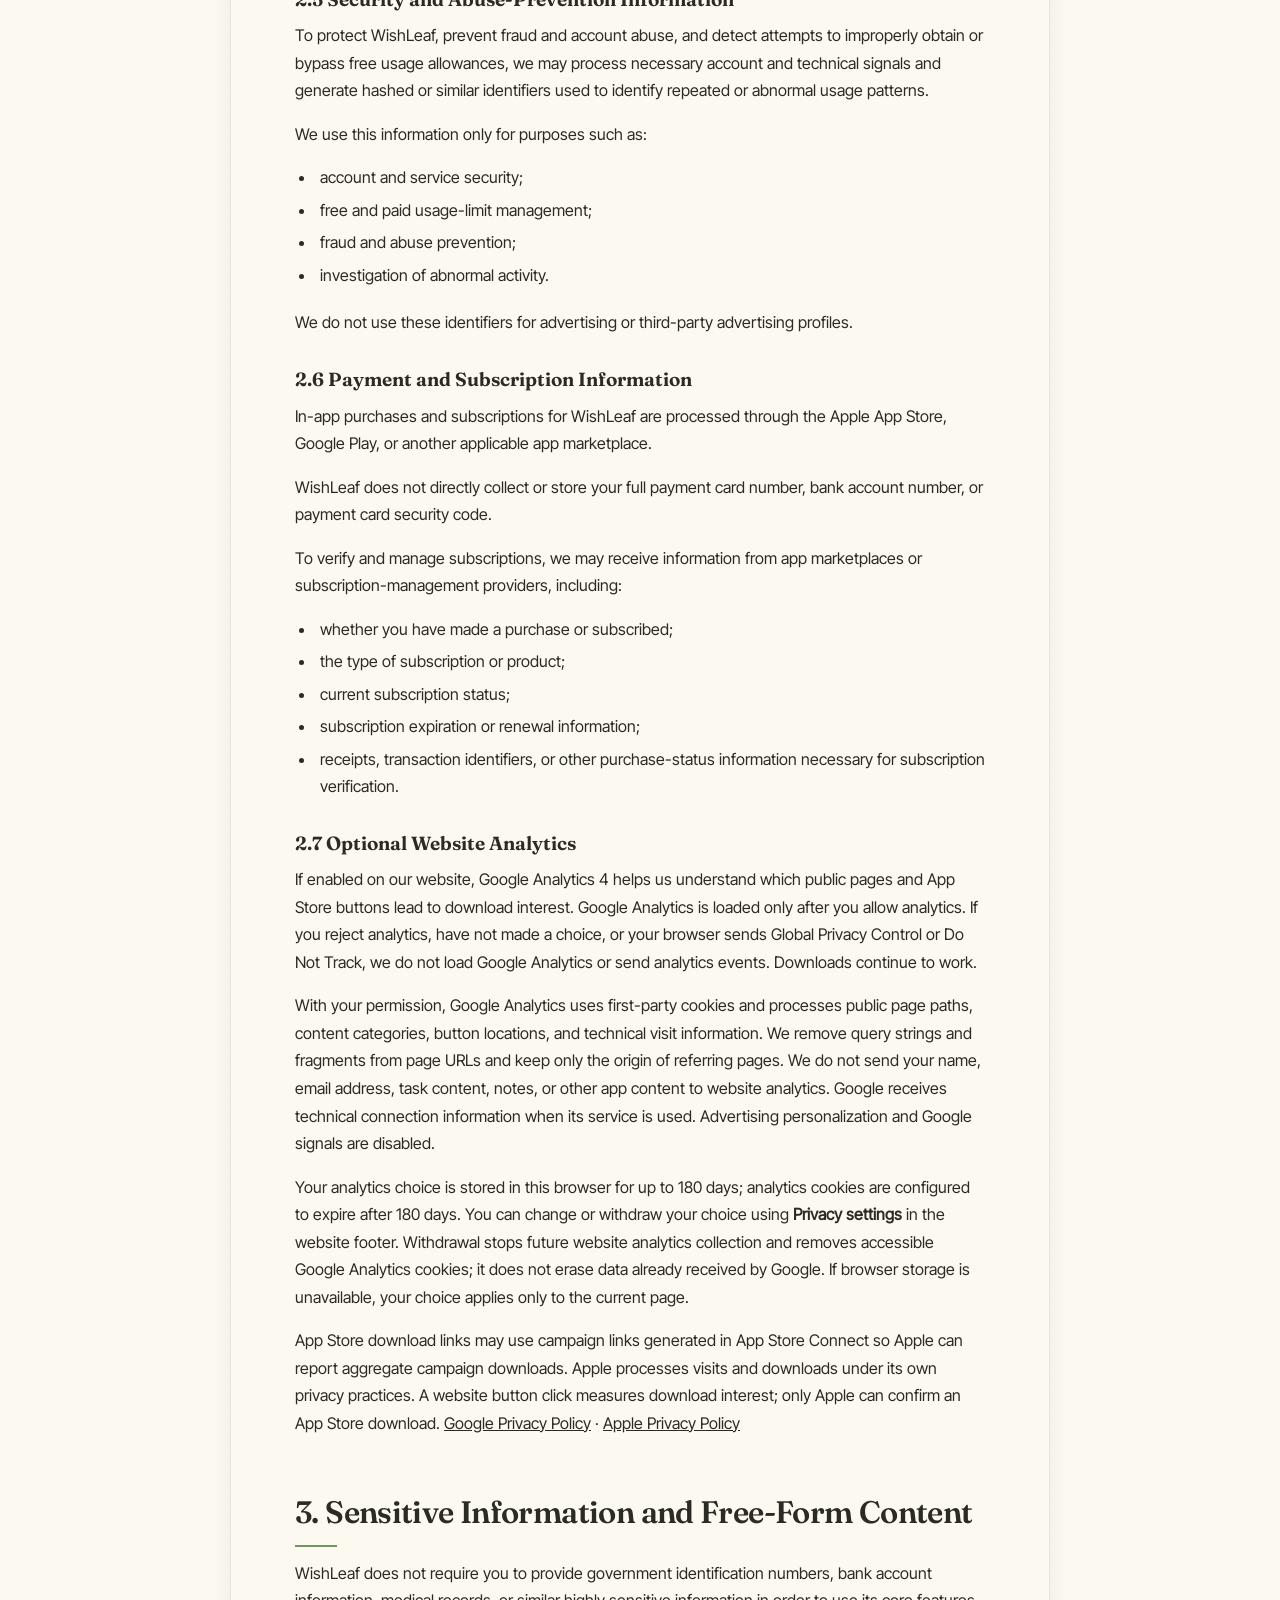
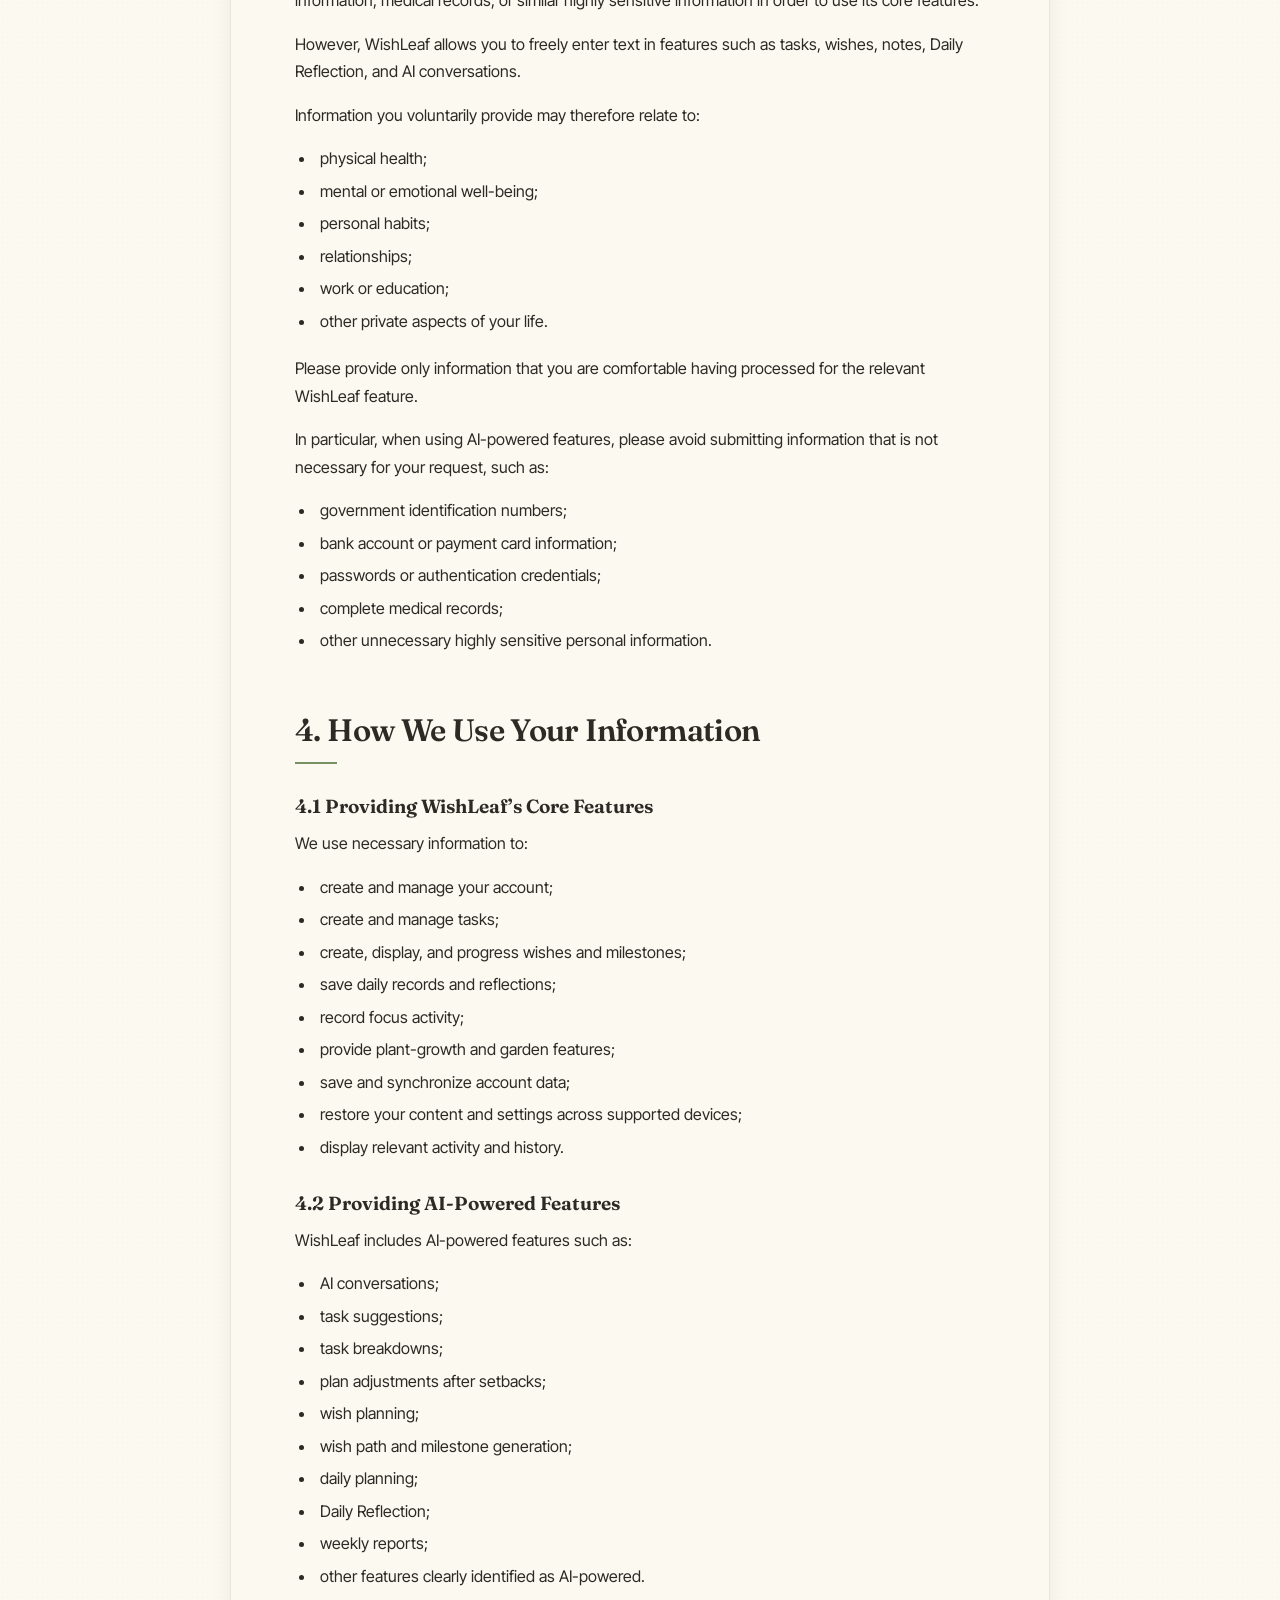
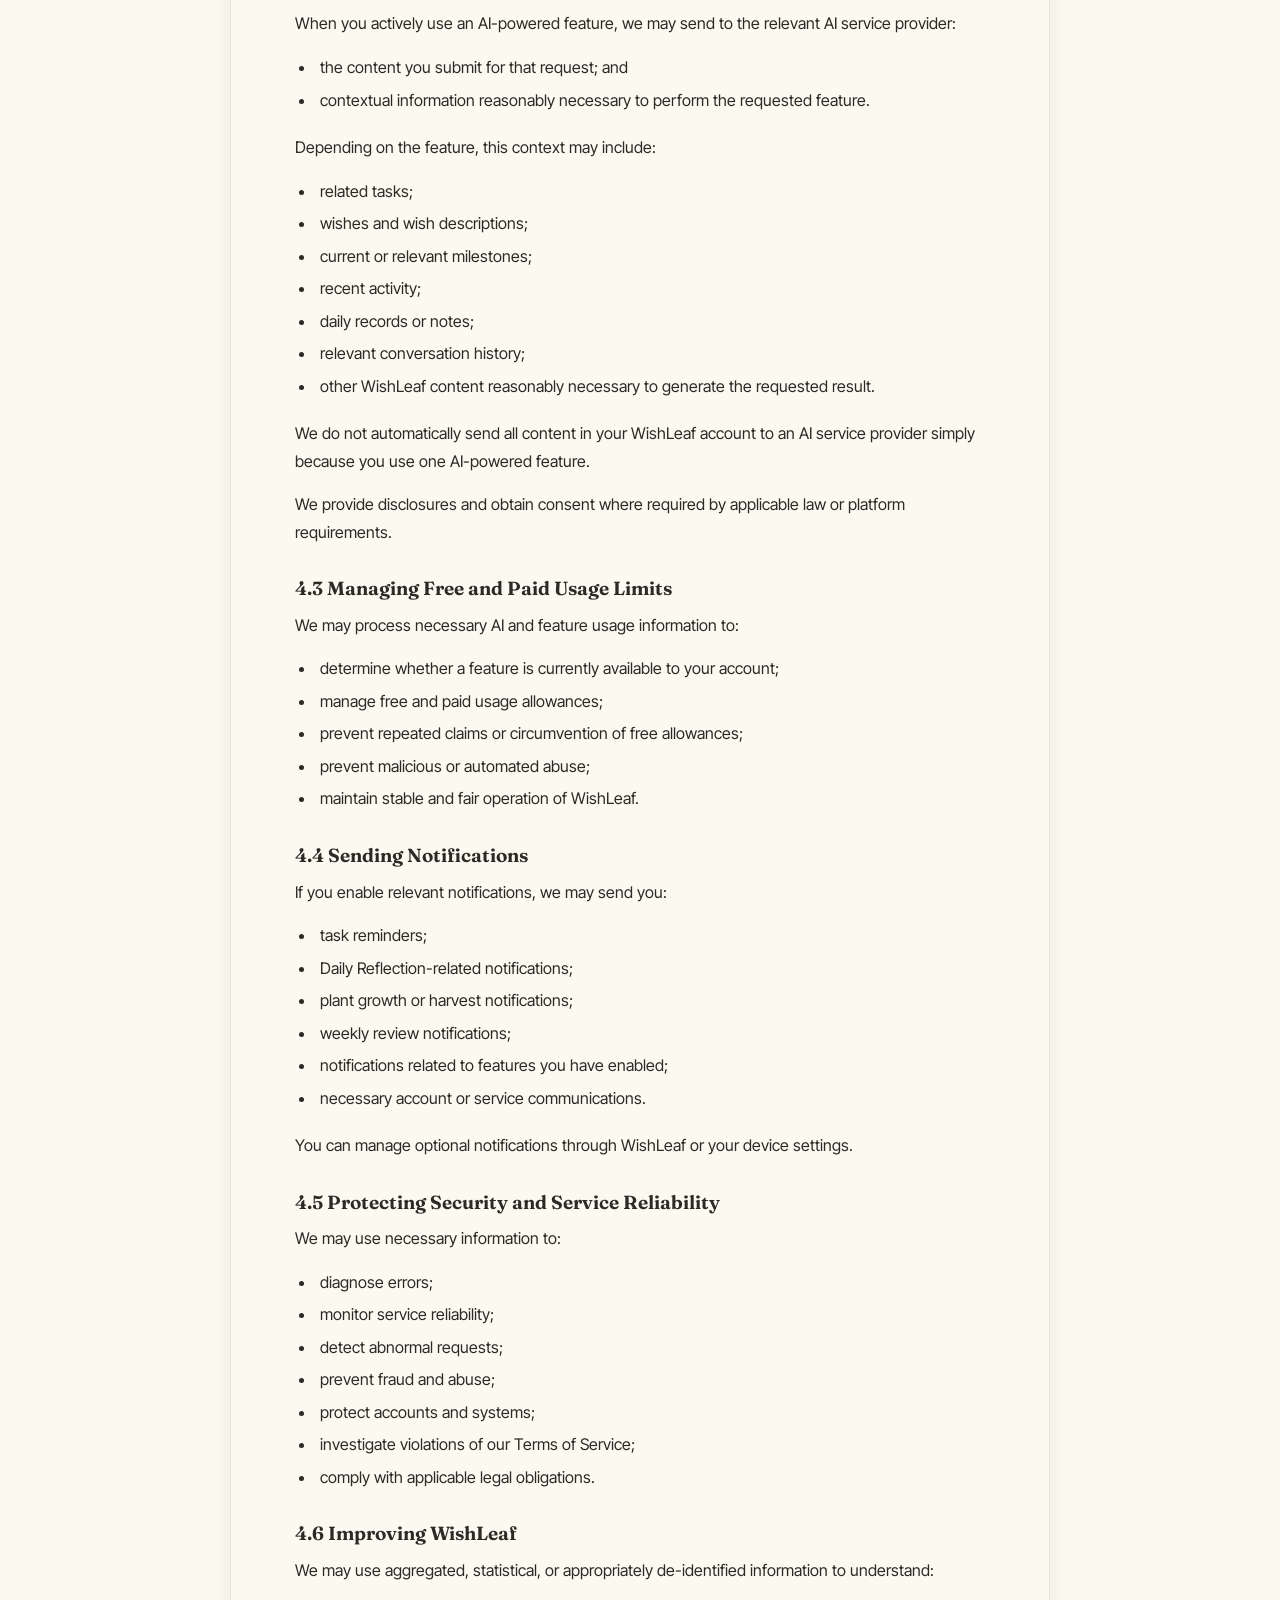
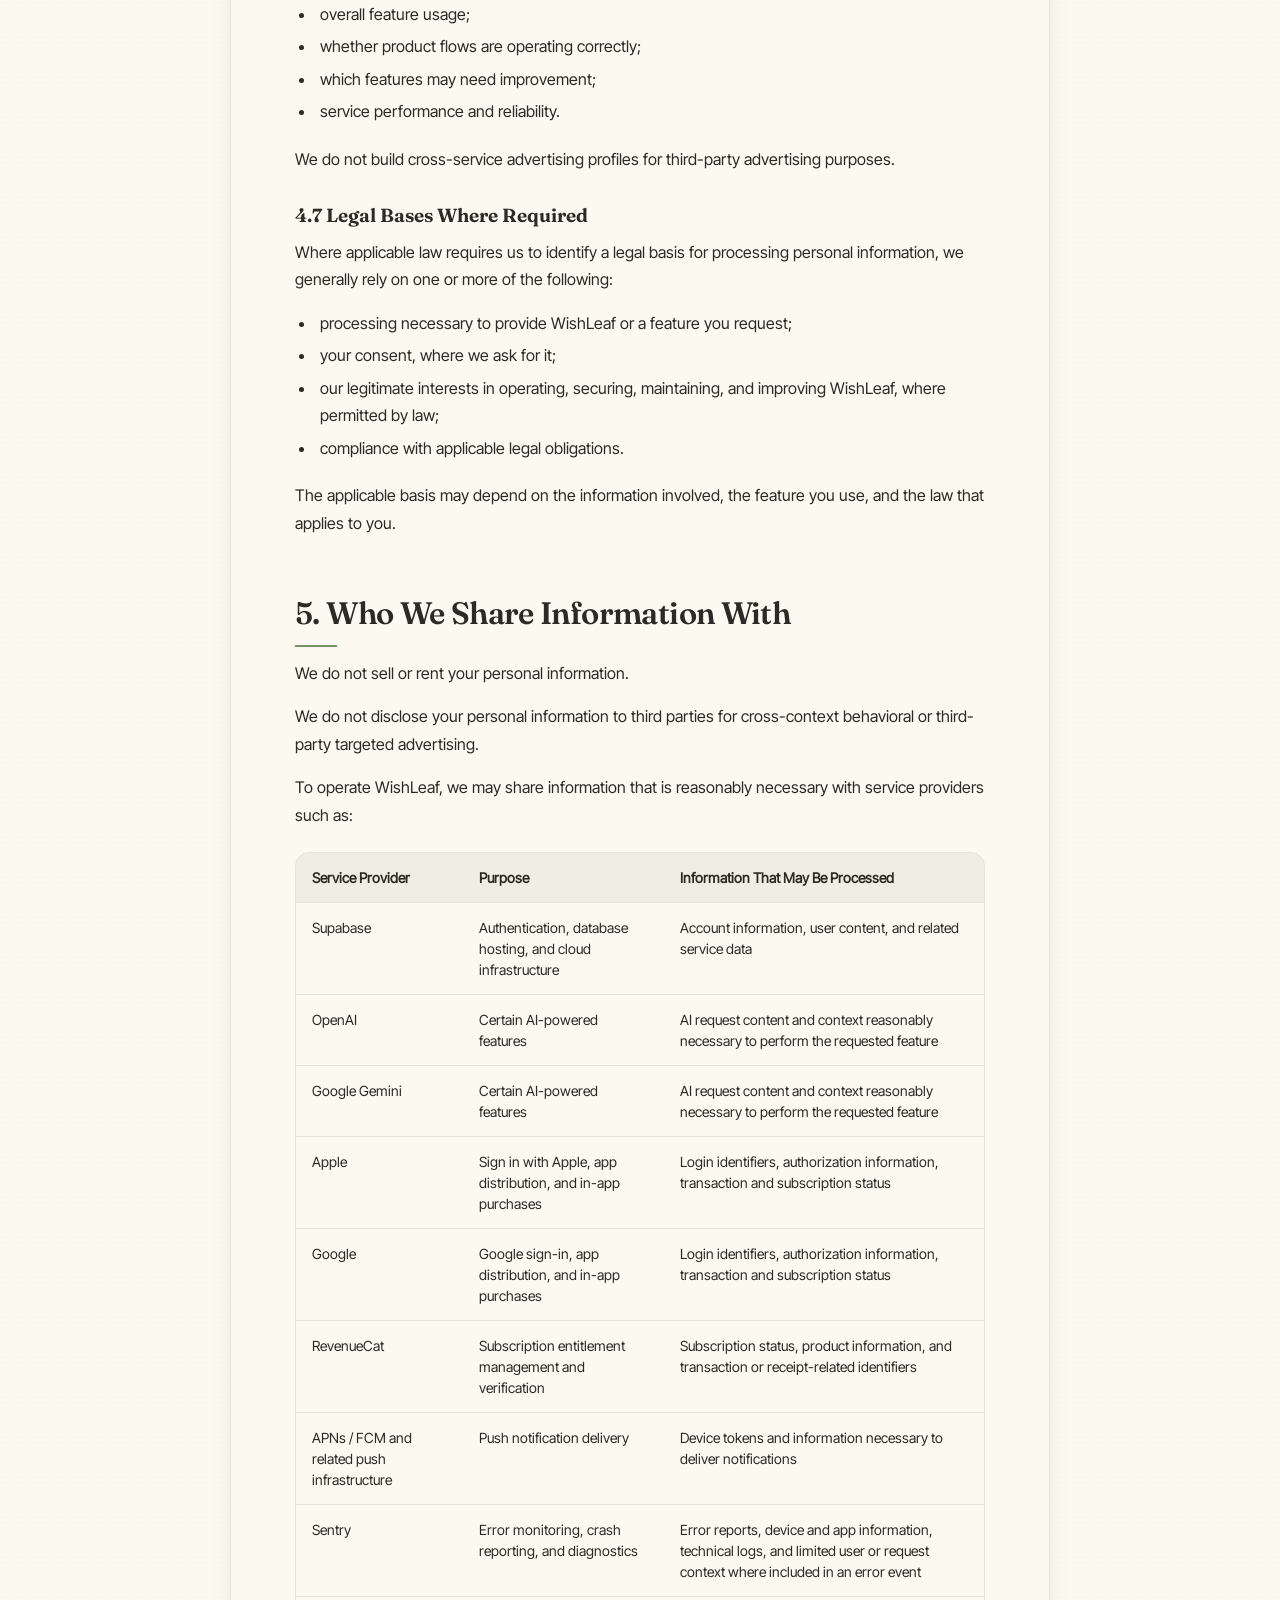
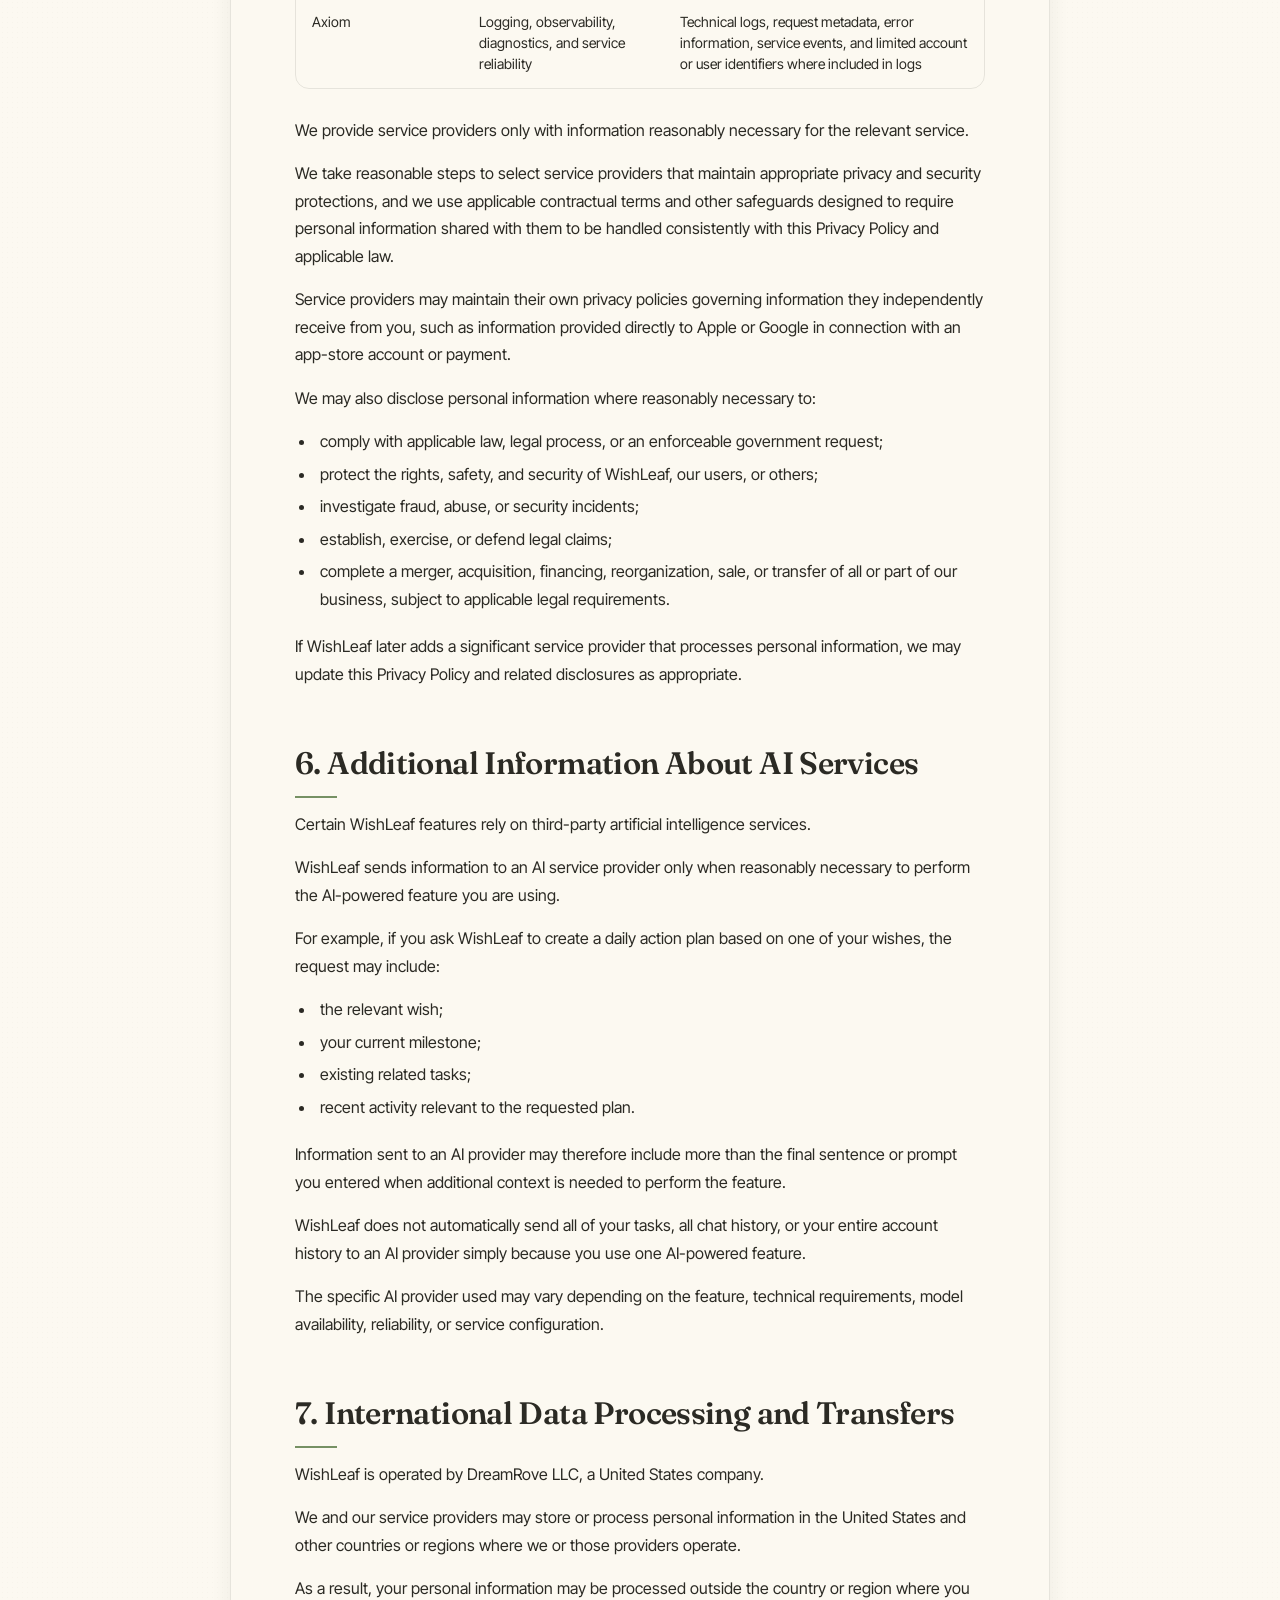
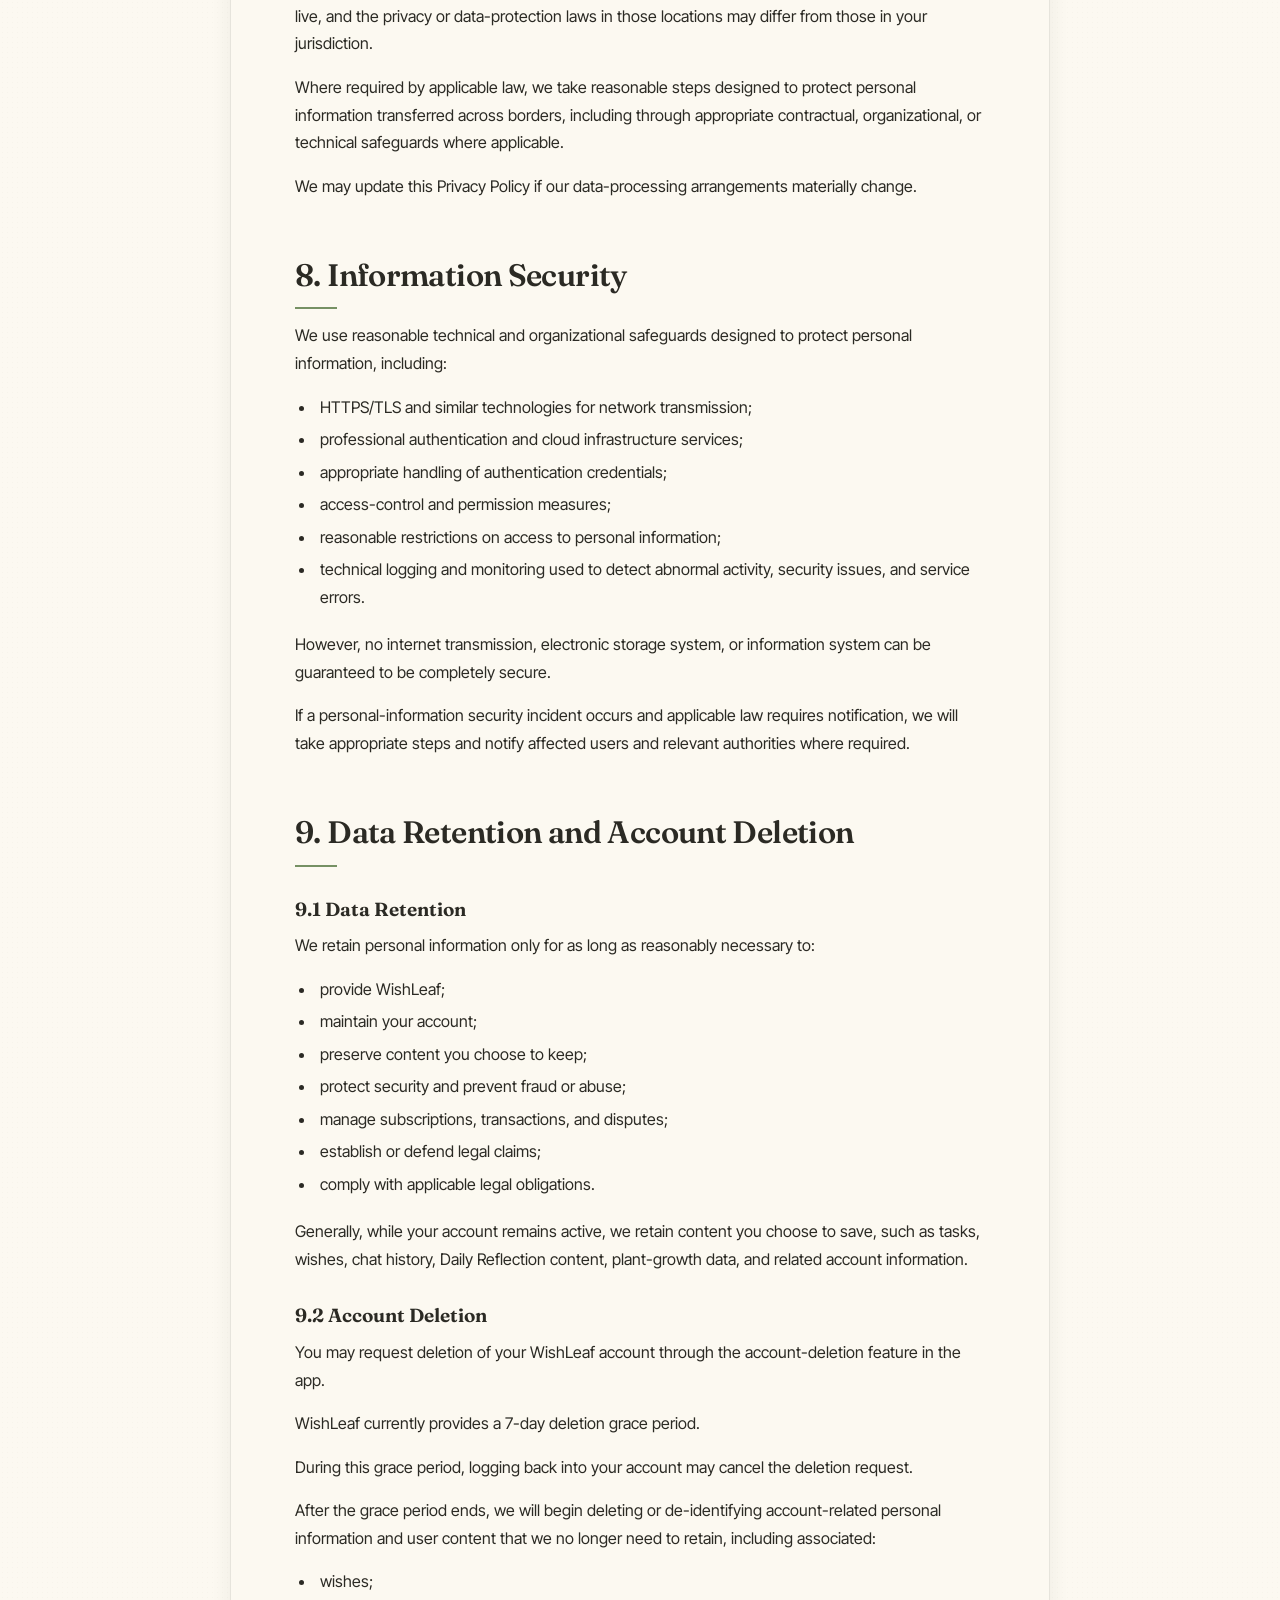
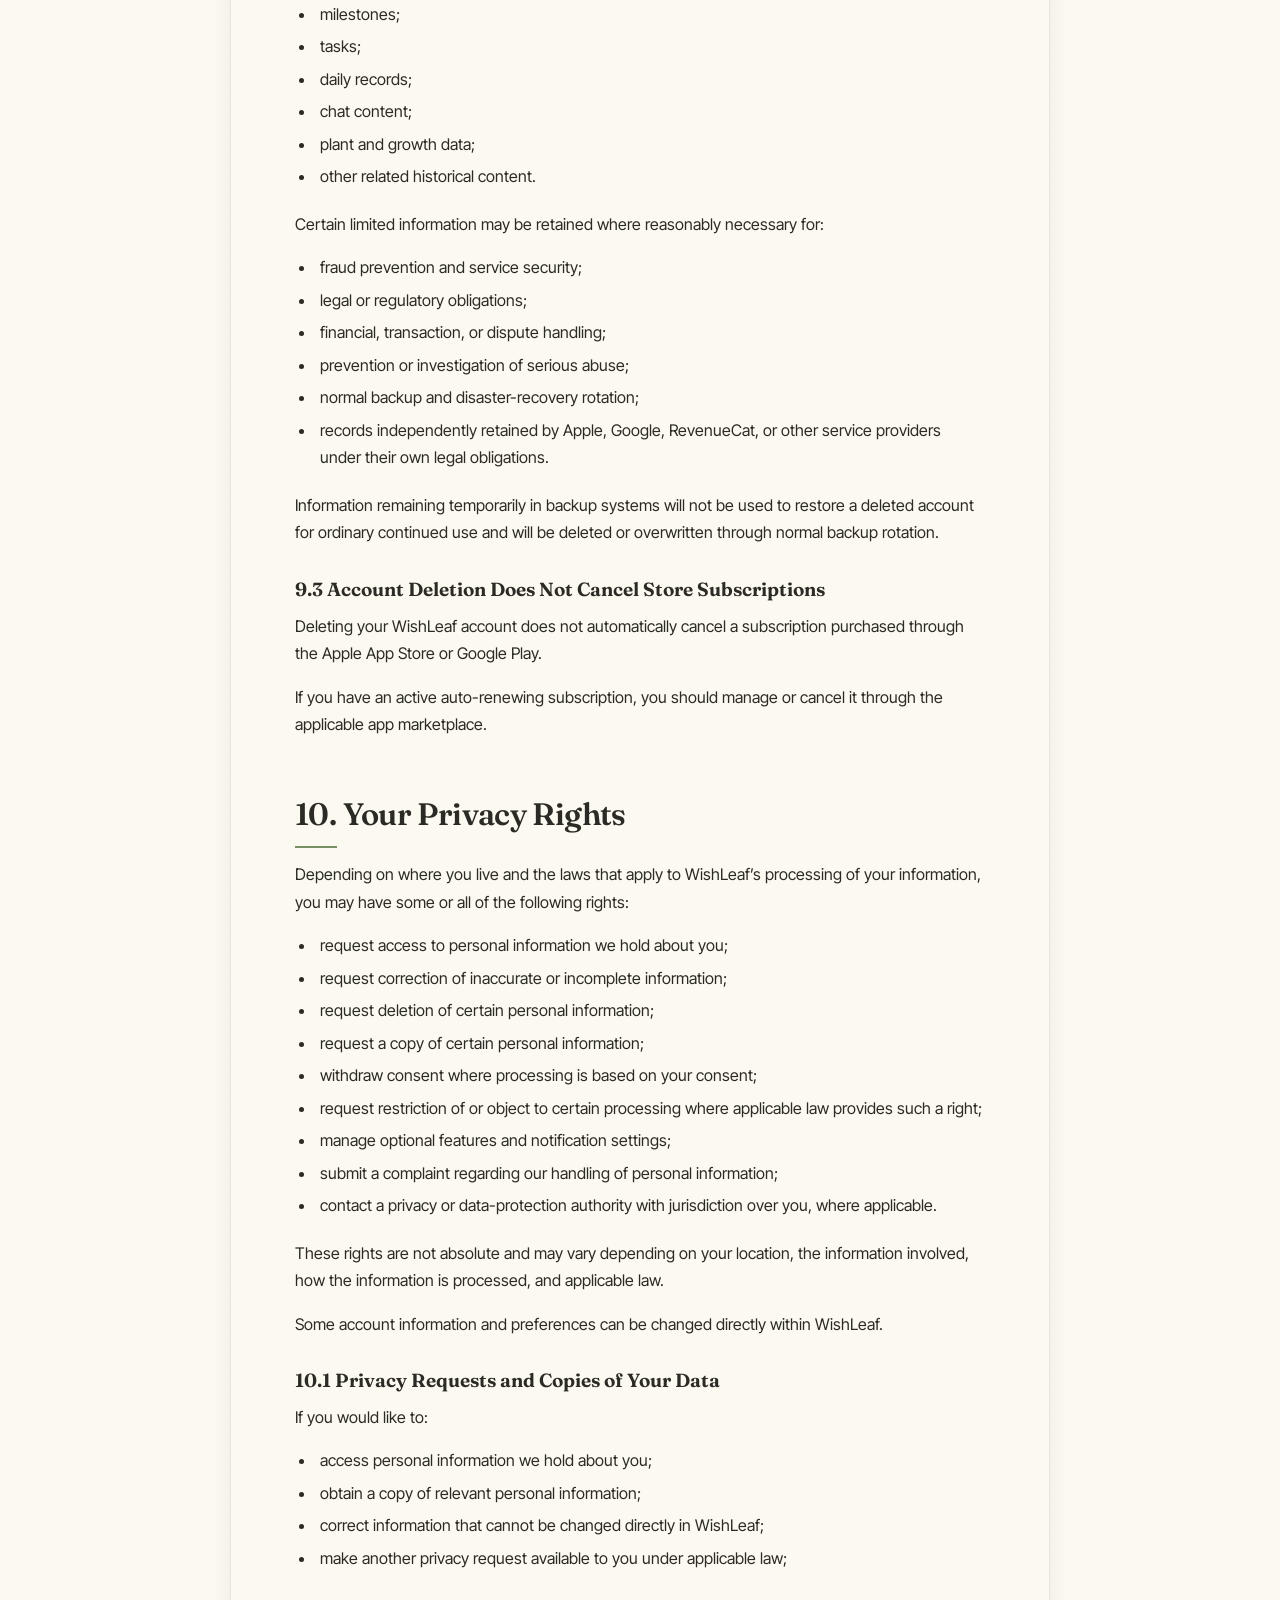
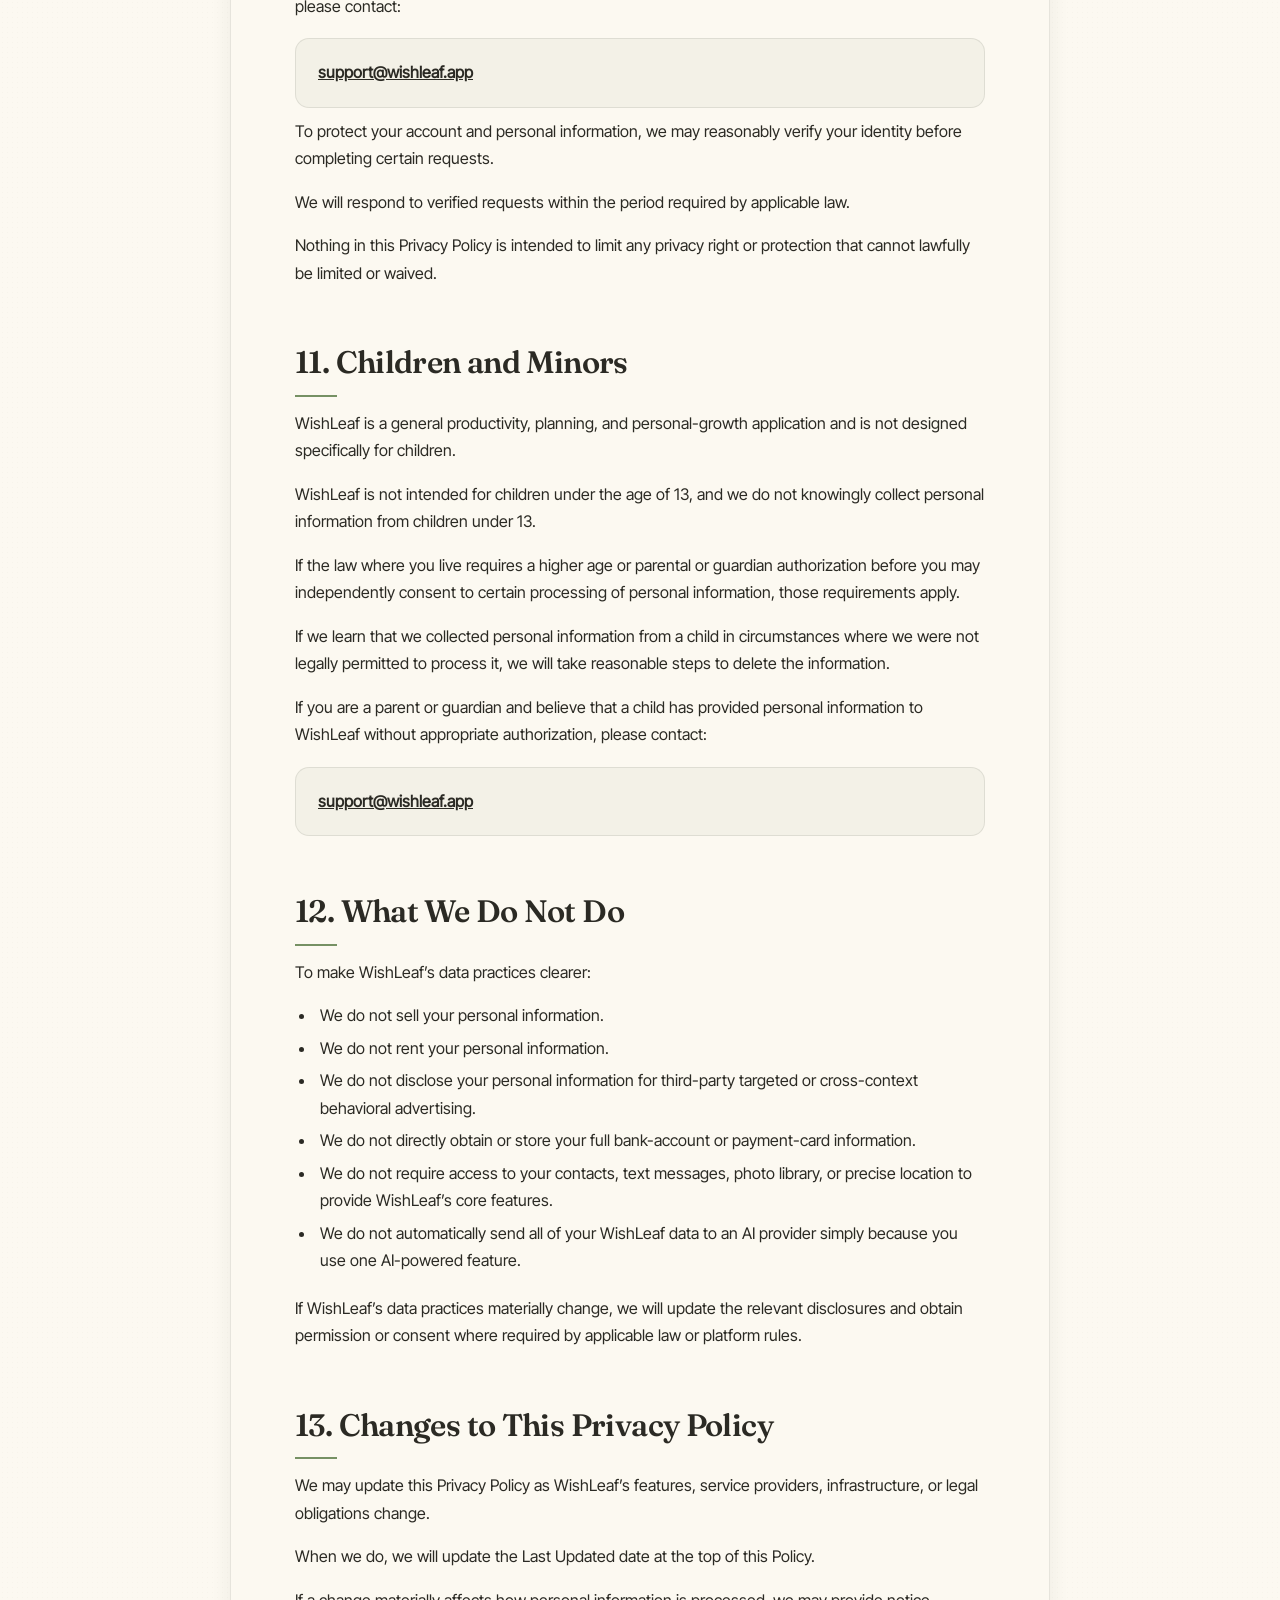
<file: privacy/index.html>
<!doctype html>
<html lang="en">
<head>
  <base href="../">
  <meta charset="utf-8">
  <meta name="viewport" content="width=device-width, initial-scale=1">
  <meta name="description" content="WishLeaf Privacy Policy">
  <meta name="theme-color" content="#FCF9F1">
  <title>Privacy Policy · WishLeaf</title>
  <meta name="robots" content="index, follow, max-image-preview:large">
  <link rel="canonical" href="https://wishleaf.app/privacy/">
  <meta property="og:type" content="website">
  <meta property="og:site_name" content="WishLeaf">
  <meta property="og:title" content="Privacy Policy · WishLeaf">
  <meta property="og:description" content="WishLeaf Privacy Policy">
  <meta property="og:url" content="https://wishleaf.app/privacy/">
  <meta name="twitter:card" content="summary">
  <meta name="twitter:title" content="Privacy Policy · WishLeaf">
  <meta name="twitter:description" content="WishLeaf Privacy Policy">
  <link rel="icon" href="./images/icon.svg" type="image/svg+xml">
  <link rel="stylesheet" href="./tokens.css">
  <style>
    @font-face {
      font-family: "Fraunces";
      src: url("./font/web/Fraunces-latin.woff2") format("woff2");
      font-style: normal;
      font-weight: 100 900;
      font-display: swap;
    }
    @font-face {
      font-family: "Inter Tight";
      src: url("./font/web/InterTight-regular-latin.woff2") format("woff2");
      font-style: normal;
      font-weight: 400;
      font-display: swap;
    }
    * { box-sizing: border-box; }
    html { scroll-behavior: smooth; }
    body {
      margin: 0;
      background-color: var(--paper);
      color: var(--ink);
      font-family: "Inter Tight", -apple-system, BlinkMacSystemFont, "Segoe UI", sans-serif;
      font-size: 16px;
      line-height: 1.72;
    }
    a { color: inherit; }
    .topbar {
      background: var(--paper);
      color: var(--ink);
      border-bottom: 1px solid var(--color-border);
    }
    .topbar-inner {
      width: min(100% - 40px, 960px);
      min-height: 78px;
      margin: 0 auto;
      display: flex;
      align-items: center;
      gap: 11px;
    }
    .brand {
      display: inline-flex;
      align-items: center;
      gap: 10px;
      text-decoration: none;
    }
    .brand img { width: auto; height: 28px; }
    .brand span {
      font: 500 20px/1 "Fraunces", Georgia, serif;
      letter-spacing: -0.3px;
    }
    .back {
      margin-left: auto;
      color: var(--muted);
      font-size: 13px;
      letter-spacing: 0.02em;
      text-decoration: none;
    }
    .back:hover, .back:focus-visible { color: var(--ink); text-decoration: underline; }
    .hero {
      background: rgb(183 188 163 / 16%);
      color: var(--ink);
      padding: 70px 20px 92px;
      text-align: center;
    }
    .eyebrow {
      margin: 0 0 12px;
      color: var(--muted);
      font: italic 13px/1.4 "Fraunces", Georgia, serif;
      letter-spacing: 0.16em;
      text-transform: uppercase;
    }
    h1 {
      margin: 0;
      font: 500 clamp(42px, 7vw, 66px)/1.06 "Fraunces", Georgia, serif;
      letter-spacing: -0.035em;
    }
    .dates {
      margin: 22px 0 0;
      color: var(--muted);
      font-size: 13px;
      line-height: 1.65;
    }
    .page {
      width: min(100% - 40px, 820px);
      margin: -38px auto 72px;
      padding: clamp(30px, 6vw, 64px);
      position: relative;
      background: var(--paper);
      border: 1px solid var(--color-border);
      border-radius: var(--radius-lg);
      box-shadow: var(--shadow-card);
    }
    .intro {
      margin-top: 0;
      color: var(--ink);
      font: 400 clamp(20px, 3vw, 24px)/1.55 "Fraunces", Georgia, serif;
    }
    h2 {
      margin: 52px 0 13px;
      padding-top: 4px;
      color: var(--ink);
      font: 600 clamp(25px, 4vw, 31px)/1.24 "Fraunces", Georgia, serif;
      letter-spacing: -0.02em;
    }
    h2::after {
      content: "";
      display: block;
      width: 42px;
      height: 2px;
      margin-top: 13px;
      background: var(--leaf);
    }
    h3 {
      margin: 30px 0 8px;
      color: var(--ink);
      font: 650 19px/1.35 "Fraunces", Georgia, serif;
    }
    p { margin: 10px 0 16px; }
    ul {
      margin: 10px 0 20px;
      padding-left: 1.3rem;
    }
    li { margin: 5px 0; padding-left: 0.25rem; }
    li::marker { color: var(--ink); }
    address { font-style: normal; }
    .contact-card {
      margin-top: 18px;
      padding: 20px 22px;
      border: 1px solid var(--rule);
      border-radius: var(--radius-md);
      background: rgba(183, 188, 163, 0.12);
    }
    .contact-card p { margin: 0; }
    .contact-card a { color: var(--ink); font-weight: 700; }
    .table-wrap {
      margin: 22px 0 28px;
      overflow-x: auto;
      border: 1px solid var(--rule);
      border-radius: var(--radius-md);
    }
    table {
      width: 100%;
      min-width: 650px;
      border-collapse: collapse;
      font-size: 14px;
      line-height: 1.5;
    }
    th, td {
      padding: 14px 16px;
      vertical-align: top;
      text-align: left;
      border-bottom: 1px solid var(--rule);
    }
    th { background: rgba(183, 188, 163, 0.18); color: var(--ink); }
    tr:last-child td { border-bottom: 0; }
    footer {
      border-top: 1px solid var(--color-border);
      background: var(--ink);
      color: var(--muted);
      padding: 28px 20px;
      text-align: center;
      font-size: 12px;
    }
    footer a { color: var(--muted); }
    @media (prefers-reduced-motion: reduce) { html { scroll-behavior: auto; } }
    @media (max-width: 600px) {
      body { font-size: 15px; }
      .topbar-inner { width: min(100% - 30px, 960px); min-height: 68px; }
      .hero { padding: 52px 18px 72px; }
      .page { width: calc(100% - 24px); margin-top: -28px; border-radius: var(--radius-lg); }
      h2 { margin-top: 42px; }
      .back span { display: none; }
    }
  </style>
  <link rel="stylesheet" href="./analytics.css">
  <script src="./analytics-config.js" defer></script>
  <script src="./analytics.js" defer></script>
</head>
<body>
  <header class="topbar">
    <div class="topbar-inner">
      <a class="brand" href="./" aria-label="WishLeaf home">
        <img src="./images/icon.svg" alt="">
        <span>WishLeaf</span>
      </a>
      <a class="back" href="./" aria-label="Back to WishLeaf home">← <span>Back to WishLeaf</span></a>
    </div>
  </header>

  <section class="hero" aria-labelledby="page-title">
    <p class="eyebrow">Your trust matters</p>
    <h1 id="page-title">Privacy Policy</h1>
    <p class="dates">Effective Date: September 8, 2026<br>Last Updated: October 31, 2026</p>
  </section>

  <main class="page">
    <p class="intro">WishLeaf respects your privacy.</p>
    <p>This Privacy Policy explains how WishLeaf collects, uses, stores, shares, and protects personal information when you use WishLeaf, as well as the choices and privacy rights that may be available to you.</p>
    <p>This Policy applies to the WishLeaf mobile application, the WishLeaf website, and related services operated by us.</p>

    <section>
      <h2>1. Who We Are</h2>
      <p>WishLeaf is operated by DreamRove LLC, a company established in the United States.</p>
      <div class="contact-card">
        <address>
          <p><strong>Application:</strong> WishLeaf<br>
          <strong>Operator:</strong> DreamRove LLC<br>
          <strong>Contact Email:</strong> <a href="mailto:support@wishleaf.app">support@wishleaf.app</a><br>
          <strong>Registered Address:</strong> 30 N Gould St Ste N, Sheridan, WY 82801, USA</p>
        </address>
      </div>
      <p>If you have questions, requests, or complaints regarding this Privacy Policy or our handling of personal information, you may contact us using the information above.</p>
    </section>

    <section>
      <h2>2. Information We Collect</h2>
      <p>We process personal information only to the extent reasonably necessary to provide, maintain, secure, and operate WishLeaf.</p>

      <h3>2.1 Account and Profile Information</h3>
      <p>When you create or use a WishLeaf account, we may process:</p>
      <ul>
        <li>your email address;</li><li>your unique account identifier;</li><li>the name or nickname you provide;</li><li>pronouns;</li><li>time zone;</li><li>language, theme, and other app preferences;</li><li>registration, login, and account status information.</li>
      </ul>
      <p>If you choose to sign in with Apple or Google, we may receive account identifiers and limited profile information provided by those services based on your authorization, such as your email address or name.</p>
      <p>Account authentication is handled through our authentication service provider. WishLeaf does not store your password in plain text.</p>

      <h3>2.2 Content You Create or Save</h3>
      <p>To provide WishLeaf’s core features, we may store content that you create, save, or generate while using the service, including:</p>
      <ul>
        <li>tasks, subtasks, and task completion records;</li><li>wishes, wish paths, and milestones;</li><li>notes and records associated with your wishes;</li><li>AI conversations and related chat history;</li><li>text you submit to AI-powered features;</li><li>Daily Reflection content, notes, observations, and next-day messages;</li><li>weekly reports and related content;</li><li>focus activity records;</li><li>plant growth, watering, and garden records;</li><li>your selections, acceptance, or adjustments of AI-generated suggestions;</li><li>feedback and issue descriptions you submit to customer support.</li>
      </ul>
      <p>This content may contain personal information that you choose to provide.</p>

      <h3>2.3 Usage and Service Data</h3>
      <p>To operate WishLeaf, manage feature usage limits, maintain service reliability, and prevent abuse, we may process:</p>
      <ul>
        <li>feature usage information;</li><li>AI feature usage frequency and volume;</li><li>task completion activity;</li><li>wish and milestone progress;</li><li>focus activity and duration;</li><li>the type of AI feature used and related technical records;</li><li>request timestamps, error states, and service logs;</li><li>app settings and feature states;</li><li>usage of free and paid feature allowances;</li><li>subscription status and related entitlements.</li>
      </ul>
      <p>This information is used to provide, secure, and maintain WishLeaf. We do not use it to build profiles for third-party targeted advertising.</p>

      <h3>2.4 Device and Notification Information</h3>
      <p>If you enable push notifications, we may process information needed to deliver those notifications, including:</p>
      <ul>
        <li>push notification device tokens;</li><li>notification preference status;</li><li>device platform and locale where needed for delivery;</li><li>technical information related to notification delivery.</li>
      </ul>
      <p>You can disable WishLeaf notifications at any time through your device settings.</p>
      <p>WishLeaf’s core features do not currently require access to your contacts, text messages, photo library, or precise location.</p>

      <h3>2.5 Security and Abuse-Prevention Information</h3>
      <p>To protect WishLeaf, prevent fraud and account abuse, and detect attempts to improperly obtain or bypass free usage allowances, we may process necessary account and technical signals and generate hashed or similar identifiers used to identify repeated or abnormal usage patterns.</p>
      <p>We use this information only for purposes such as:</p>
      <ul><li>account and service security;</li><li>free and paid usage-limit management;</li><li>fraud and abuse prevention;</li><li>investigation of abnormal activity.</li></ul>
      <p>We do not use these identifiers for advertising or third-party advertising profiles.</p>

      <h3>2.6 Payment and Subscription Information</h3>
      <p>In-app purchases and subscriptions for WishLeaf are processed through the Apple App Store, Google Play, or another applicable app marketplace.</p>
      <p>WishLeaf does not directly collect or store your full payment card number, bank account number, or payment card security code.</p>
      <p>To verify and manage subscriptions, we may receive information from app marketplaces or subscription-management providers, including:</p>
      <ul><li>whether you have made a purchase or subscribed;</li><li>the type of subscription or product;</li><li>current subscription status;</li><li>subscription expiration or renewal information;</li><li>receipts, transaction identifiers, or other purchase-status information necessary for subscription verification.</li></ul>

      <h3 id="website-analytics">2.7 Optional Website Analytics</h3>
      <p>If enabled on our website, Google Analytics 4 helps us understand which public pages and App Store buttons lead to download interest. Google Analytics is loaded only after you allow analytics. If you reject analytics, have not made a choice, or your browser sends Global Privacy Control or Do Not Track, we do not load Google Analytics or send analytics events. Downloads continue to work.</p>
      <p>With your permission, Google Analytics uses first-party cookies and processes public page paths, content categories, button locations, and technical visit information. We remove query strings and fragments from page URLs and keep only the origin of referring pages. We do not send your name, email address, task content, notes, or other app content to website analytics. Google receives technical connection information when its service is used. Advertising personalization and Google signals are disabled.</p>
      <p>Your analytics choice is stored in this browser for up to 180 days; analytics cookies are configured to expire after 180 days. You can change or withdraw your choice using <strong>Privacy settings</strong> in the website footer. Withdrawal stops future website analytics collection and removes accessible Google Analytics cookies; it does not erase data already received by Google. If browser storage is unavailable, your choice applies only to the current page.</p>
      <p>App Store download links may use campaign links generated in App Store Connect so Apple can report aggregate campaign downloads. Apple processes visits and downloads under its own privacy practices. A website button click measures download interest; only Apple can confirm an App Store download. <a href="https://policies.google.com/privacy" target="_blank" rel="noopener noreferrer">Google Privacy Policy</a> · <a href="https://www.apple.com/legal/privacy/" target="_blank" rel="noopener noreferrer">Apple Privacy Policy</a></p>
    </section>

    <section>
      <h2>3. Sensitive Information and Free-Form Content</h2>
      <p>WishLeaf does not require you to provide government identification numbers, bank account information, medical records, or similar highly sensitive information in order to use its core features.</p>
      <p>However, WishLeaf allows you to freely enter text in features such as tasks, wishes, notes, Daily Reflection, and AI conversations.</p>
      <p>Information you voluntarily provide may therefore relate to:</p>
      <ul><li>physical health;</li><li>mental or emotional well-being;</li><li>personal habits;</li><li>relationships;</li><li>work or education;</li><li>other private aspects of your life.</li></ul>
      <p>Please provide only information that you are comfortable having processed for the relevant WishLeaf feature.</p>
      <p>In particular, when using AI-powered features, please avoid submitting information that is not necessary for your request, such as:</p>
      <ul><li>government identification numbers;</li><li>bank account or payment card information;</li><li>passwords or authentication credentials;</li><li>complete medical records;</li><li>other unnecessary highly sensitive personal information.</li></ul>
    </section>

    <section>
      <h2>4. How We Use Your Information</h2>
      <h3>4.1 Providing WishLeaf’s Core Features</h3>
      <p>We use necessary information to:</p>
      <ul><li>create and manage your account;</li><li>create and manage tasks;</li><li>create, display, and progress wishes and milestones;</li><li>save daily records and reflections;</li><li>record focus activity;</li><li>provide plant-growth and garden features;</li><li>save and synchronize account data;</li><li>restore your content and settings across supported devices;</li><li>display relevant activity and history.</li></ul>

      <h3>4.2 Providing AI-Powered Features</h3>
      <p>WishLeaf includes AI-powered features such as:</p>
      <ul><li>AI conversations;</li><li>task suggestions;</li><li>task breakdowns;</li><li>plan adjustments after setbacks;</li><li>wish planning;</li><li>wish path and milestone generation;</li><li>daily planning;</li><li>Daily Reflection;</li><li>weekly reports;</li><li>other features clearly identified as AI-powered.</li></ul>
      <p>When you actively use an AI-powered feature, we may send to the relevant AI service provider:</p>
      <ul><li>the content you submit for that request; and</li><li>contextual information reasonably necessary to perform the requested feature.</li></ul>
      <p>Depending on the feature, this context may include:</p>
      <ul><li>related tasks;</li><li>wishes and wish descriptions;</li><li>current or relevant milestones;</li><li>recent activity;</li><li>daily records or notes;</li><li>relevant conversation history;</li><li>other WishLeaf content reasonably necessary to generate the requested result.</li></ul>
      <p>We do not automatically send all content in your WishLeaf account to an AI service provider simply because you use one AI-powered feature.</p>
      <p>We provide disclosures and obtain consent where required by applicable law or platform requirements.</p>

      <h3>4.3 Managing Free and Paid Usage Limits</h3>
      <p>We may process necessary AI and feature usage information to:</p>
      <ul><li>determine whether a feature is currently available to your account;</li><li>manage free and paid usage allowances;</li><li>prevent repeated claims or circumvention of free allowances;</li><li>prevent malicious or automated abuse;</li><li>maintain stable and fair operation of WishLeaf.</li></ul>

      <h3>4.4 Sending Notifications</h3>
      <p>If you enable relevant notifications, we may send you:</p>
      <ul><li>task reminders;</li><li>Daily Reflection-related notifications;</li><li>plant growth or harvest notifications;</li><li>weekly review notifications;</li><li>notifications related to features you have enabled;</li><li>necessary account or service communications.</li></ul>
      <p>You can manage optional notifications through WishLeaf or your device settings.</p>

      <h3>4.5 Protecting Security and Service Reliability</h3>
      <p>We may use necessary information to:</p>
      <ul><li>diagnose errors;</li><li>monitor service reliability;</li><li>detect abnormal requests;</li><li>prevent fraud and abuse;</li><li>protect accounts and systems;</li><li>investigate violations of our Terms of Service;</li><li>comply with applicable legal obligations.</li></ul>

      <h3>4.6 Improving WishLeaf</h3>
      <p>We may use aggregated, statistical, or appropriately de-identified information to understand:</p>
      <ul><li>overall feature usage;</li><li>whether product flows are operating correctly;</li><li>which features may need improvement;</li><li>service performance and reliability.</li></ul>
      <p>We do not build cross-service advertising profiles for third-party advertising purposes.</p>

      <h3>4.7 Legal Bases Where Required</h3>
      <p>Where applicable law requires us to identify a legal basis for processing personal information, we generally rely on one or more of the following:</p>
      <ul><li>processing necessary to provide WishLeaf or a feature you request;</li><li>your consent, where we ask for it;</li><li>our legitimate interests in operating, securing, maintaining, and improving WishLeaf, where permitted by law;</li><li>compliance with applicable legal obligations.</li></ul>
      <p>The applicable basis may depend on the information involved, the feature you use, and the law that applies to you.</p>
    </section>

    <section>
      <h2>5. Who We Share Information With</h2>
      <p>We do not sell or rent your personal information.</p>
      <p>We do not disclose your personal information to third parties for cross-context behavioral or third-party targeted advertising.</p>
      <p>To operate WishLeaf, we may share information that is reasonably necessary with service providers such as:</p>
      <div class="table-wrap" role="region" aria-label="Service providers" tabindex="0">
        <table>
          <thead><tr><th>Service Provider</th><th>Purpose</th><th>Information That May Be Processed</th></tr></thead>
          <tbody>
            <tr><td>Supabase</td><td>Authentication, database hosting, and cloud infrastructure</td><td>Account information, user content, and related service data</td></tr>
            <tr><td>OpenAI</td><td>Certain AI-powered features</td><td>AI request content and context reasonably necessary to perform the requested feature</td></tr>
            <tr><td>Google Gemini</td><td>Certain AI-powered features</td><td>AI request content and context reasonably necessary to perform the requested feature</td></tr>
            <tr><td>Apple</td><td>Sign in with Apple, app distribution, and in-app purchases</td><td>Login identifiers, authorization information, transaction and subscription status</td></tr>
            <tr><td>Google</td><td>Google sign-in, app distribution, and in-app purchases</td><td>Login identifiers, authorization information, transaction and subscription status</td></tr>
            <tr><td>RevenueCat</td><td>Subscription entitlement management and verification</td><td>Subscription status, product information, and transaction or receipt-related identifiers</td></tr>
            <tr><td>APNs / FCM and related push infrastructure</td><td>Push notification delivery</td><td>Device tokens and information necessary to deliver notifications</td></tr>
            <tr><td>Sentry</td><td>Error monitoring, crash reporting, and diagnostics</td><td>Error reports, device and app information, technical logs, and limited user or request context where included in an error event</td></tr>
            <tr><td>Axiom</td><td>Logging, observability, diagnostics, and service reliability</td><td>Technical logs, request metadata, error information, service events, and limited account or user identifiers where included in logs</td></tr>
          </tbody>
        </table>
      </div>
      <p>We provide service providers only with information reasonably necessary for the relevant service.</p>
      <p>We take reasonable steps to select service providers that maintain appropriate privacy and security protections, and we use applicable contractual terms and other safeguards designed to require personal information shared with them to be handled consistently with this Privacy Policy and applicable law.</p>
      <p>Service providers may maintain their own privacy policies governing information they independently receive from you, such as information provided directly to Apple or Google in connection with an app-store account or payment.</p>
      <p>We may also disclose personal information where reasonably necessary to:</p>
      <ul><li>comply with applicable law, legal process, or an enforceable government request;</li><li>protect the rights, safety, and security of WishLeaf, our users, or others;</li><li>investigate fraud, abuse, or security incidents;</li><li>establish, exercise, or defend legal claims;</li><li>complete a merger, acquisition, financing, reorganization, sale, or transfer of all or part of our business, subject to applicable legal requirements.</li></ul>
      <p>If WishLeaf later adds a significant service provider that processes personal information, we may update this Privacy Policy and related disclosures as appropriate.</p>
    </section>

    <section>
      <h2>6. Additional Information About AI Services</h2>
      <p>Certain WishLeaf features rely on third-party artificial intelligence services.</p>
      <p>WishLeaf sends information to an AI service provider only when reasonably necessary to perform the AI-powered feature you are using.</p>
      <p>For example, if you ask WishLeaf to create a daily action plan based on one of your wishes, the request may include:</p>
      <ul><li>the relevant wish;</li><li>your current milestone;</li><li>existing related tasks;</li><li>recent activity relevant to the requested plan.</li></ul>
      <p>Information sent to an AI provider may therefore include more than the final sentence or prompt you entered when additional context is needed to perform the feature.</p>
      <p>WishLeaf does not automatically send all of your tasks, all chat history, or your entire account history to an AI provider simply because you use one AI-powered feature.</p>
      <p>The specific AI provider used may vary depending on the feature, technical requirements, model availability, reliability, or service configuration.</p>
    </section>

    <section>
      <h2>7. International Data Processing and Transfers</h2>
      <p>WishLeaf is operated by DreamRove LLC, a United States company.</p>
      <p>We and our service providers may store or process personal information in the United States and other countries or regions where we or those providers operate.</p>
      <p>As a result, your personal information may be processed outside the country or region where you live, and the privacy or data-protection laws in those locations may differ from those in your jurisdiction.</p>
      <p>Where required by applicable law, we take reasonable steps designed to protect personal information transferred across borders, including through appropriate contractual, organizational, or technical safeguards where applicable.</p>
      <p>We may update this Privacy Policy if our data-processing arrangements materially change.</p>
    </section>

    <section>
      <h2>8. Information Security</h2>
      <p>We use reasonable technical and organizational safeguards designed to protect personal information, including:</p>
      <ul><li>HTTPS/TLS and similar technologies for network transmission;</li><li>professional authentication and cloud infrastructure services;</li><li>appropriate handling of authentication credentials;</li><li>access-control and permission measures;</li><li>reasonable restrictions on access to personal information;</li><li>technical logging and monitoring used to detect abnormal activity, security issues, and service errors.</li></ul>
      <p>However, no internet transmission, electronic storage system, or information system can be guaranteed to be completely secure.</p>
      <p>If a personal-information security incident occurs and applicable law requires notification, we will take appropriate steps and notify affected users and relevant authorities where required.</p>
    </section>

    <section>
      <h2>9. Data Retention and Account Deletion</h2>
      <h3>9.1 Data Retention</h3>
      <p>We retain personal information only for as long as reasonably necessary to:</p>
      <ul><li>provide WishLeaf;</li><li>maintain your account;</li><li>preserve content you choose to keep;</li><li>protect security and prevent fraud or abuse;</li><li>manage subscriptions, transactions, and disputes;</li><li>establish or defend legal claims;</li><li>comply with applicable legal obligations.</li></ul>
      <p>Generally, while your account remains active, we retain content you choose to save, such as tasks, wishes, chat history, Daily Reflection content, plant-growth data, and related account information.</p>

      <h3>9.2 Account Deletion</h3>
      <p>You may request deletion of your WishLeaf account through the account-deletion feature in the app.</p>
      <p>WishLeaf currently provides a 7-day deletion grace period.</p>
      <p>During this grace period, logging back into your account may cancel the deletion request.</p>
      <p>After the grace period ends, we will begin deleting or de-identifying account-related personal information and user content that we no longer need to retain, including associated:</p>
      <ul><li>wishes;</li><li>milestones;</li><li>tasks;</li><li>daily records;</li><li>chat content;</li><li>plant and growth data;</li><li>other related historical content.</li></ul>
      <p>Certain limited information may be retained where reasonably necessary for:</p>
      <ul><li>fraud prevention and service security;</li><li>legal or regulatory obligations;</li><li>financial, transaction, or dispute handling;</li><li>prevention or investigation of serious abuse;</li><li>normal backup and disaster-recovery rotation;</li><li>records independently retained by Apple, Google, RevenueCat, or other service providers under their own legal obligations.</li></ul>
      <p>Information remaining temporarily in backup systems will not be used to restore a deleted account for ordinary continued use and will be deleted or overwritten through normal backup rotation.</p>

      <h3>9.3 Account Deletion Does Not Cancel Store Subscriptions</h3>
      <p>Deleting your WishLeaf account does not automatically cancel a subscription purchased through the Apple App Store or Google Play.</p>
      <p>If you have an active auto-renewing subscription, you should manage or cancel it through the applicable app marketplace.</p>
    </section>

    <section>
      <h2>10. Your Privacy Rights</h2>
      <p>Depending on where you live and the laws that apply to WishLeaf’s processing of your information, you may have some or all of the following rights:</p>
      <ul><li>request access to personal information we hold about you;</li><li>request correction of inaccurate or incomplete information;</li><li>request deletion of certain personal information;</li><li>request a copy of certain personal information;</li><li>withdraw consent where processing is based on your consent;</li><li>request restriction of or object to certain processing where applicable law provides such a right;</li><li>manage optional features and notification settings;</li><li>submit a complaint regarding our handling of personal information;</li><li>contact a privacy or data-protection authority with jurisdiction over you, where applicable.</li></ul>
      <p>These rights are not absolute and may vary depending on your location, the information involved, how the information is processed, and applicable law.</p>
      <p>Some account information and preferences can be changed directly within WishLeaf.</p>

      <h3>10.1 Privacy Requests and Copies of Your Data</h3>
      <p>If you would like to:</p>
      <ul><li>access personal information we hold about you;</li><li>obtain a copy of relevant personal information;</li><li>correct information that cannot be changed directly in WishLeaf;</li><li>make another privacy request available to you under applicable law;</li></ul>
      <p>please contact:</p>
      <div class="contact-card"><p><a href="mailto:support@wishleaf.app">support@wishleaf.app</a></p></div>
      <p>To protect your account and personal information, we may reasonably verify your identity before completing certain requests.</p>
      <p>We will respond to verified requests within the period required by applicable law.</p>
      <p>Nothing in this Privacy Policy is intended to limit any privacy right or protection that cannot lawfully be limited or waived.</p>
    </section>

    <section>
      <h2>11. Children and Minors</h2>
      <p>WishLeaf is a general productivity, planning, and personal-growth application and is not designed specifically for children.</p>
      <p>WishLeaf is not intended for children under the age of 13, and we do not knowingly collect personal information from children under 13.</p>
      <p>If the law where you live requires a higher age or parental or guardian authorization before you may independently consent to certain processing of personal information, those requirements apply.</p>
      <p>If we learn that we collected personal information from a child in circumstances where we were not legally permitted to process it, we will take reasonable steps to delete the information.</p>
      <p>If you are a parent or guardian and believe that a child has provided personal information to WishLeaf without appropriate authorization, please contact:</p>
      <div class="contact-card"><p><a href="mailto:support@wishleaf.app">support@wishleaf.app</a></p></div>
    </section>

    <section>
      <h2>12. What We Do Not Do</h2>
      <p>To make WishLeaf’s data practices clearer:</p>
      <ul><li>We do not sell your personal information.</li><li>We do not rent your personal information.</li><li>We do not disclose your personal information for third-party targeted or cross-context behavioral advertising.</li><li>We do not directly obtain or store your full bank-account or payment-card information.</li><li>We do not require access to your contacts, text messages, photo library, or precise location to provide WishLeaf’s core features.</li><li>We do not automatically send all of your WishLeaf data to an AI provider simply because you use one AI-powered feature.</li></ul>
      <p>If WishLeaf’s data practices materially change, we will update the relevant disclosures and obtain permission or consent where required by applicable law or platform rules.</p>
    </section>

    <section>
      <h2>13. Changes to This Privacy Policy</h2>
      <p>We may update this Privacy Policy as WishLeaf’s features, service providers, infrastructure, or legal obligations change.</p>
      <p>When we do, we will update the Last Updated date at the top of this Policy.</p>
      <p>If a change materially affects how personal information is processed, we may provide notice through:</p>
      <ul><li>an in-app notice;</li><li>email;</li><li>a prominent notice within WishLeaf or our website;</li><li>another reasonable method.</li></ul>
      <p>Where applicable law or platform rules require consent or another form of authorization for a new type of processing, we will obtain the required authorization before beginning that processing.</p>
    </section>

    <section>
      <h2>14. Contact Us</h2>
      <p>If you:</p>
      <ul><li>have questions about this Privacy Policy;</li><li>want to access, correct, or delete personal information;</li><li>want a copy of relevant personal information;</li><li>want to make a privacy complaint;</li><li>believe personal information has been handled improperly;</li><li>believe a child may have provided personal information to WishLeaf without appropriate authorization;</li></ul>
      <p>please contact:</p>
      <div class="contact-card">
        <address><p><strong>DreamRove LLC</strong><br>Email: <a href="mailto:support@wishleaf.app">support@wishleaf.app</a><br>Registered Address: 30 N Gould St Ste N, Sheridan, WY 82801, USA</p></address>
      </div>
      <p>We will respond as soon as reasonably practicable and within any period required by applicable law.</p>
    </section>
  </main>

  <footer>© 2026 DreamRove LLC. WishLeaf is developed and operated by DreamRove LLC. · <a href="./terms/">Terms of Service</a> · <a href="mailto:support@wishleaf.app">Contact support</a></footer>
</body>
</html>
</file>
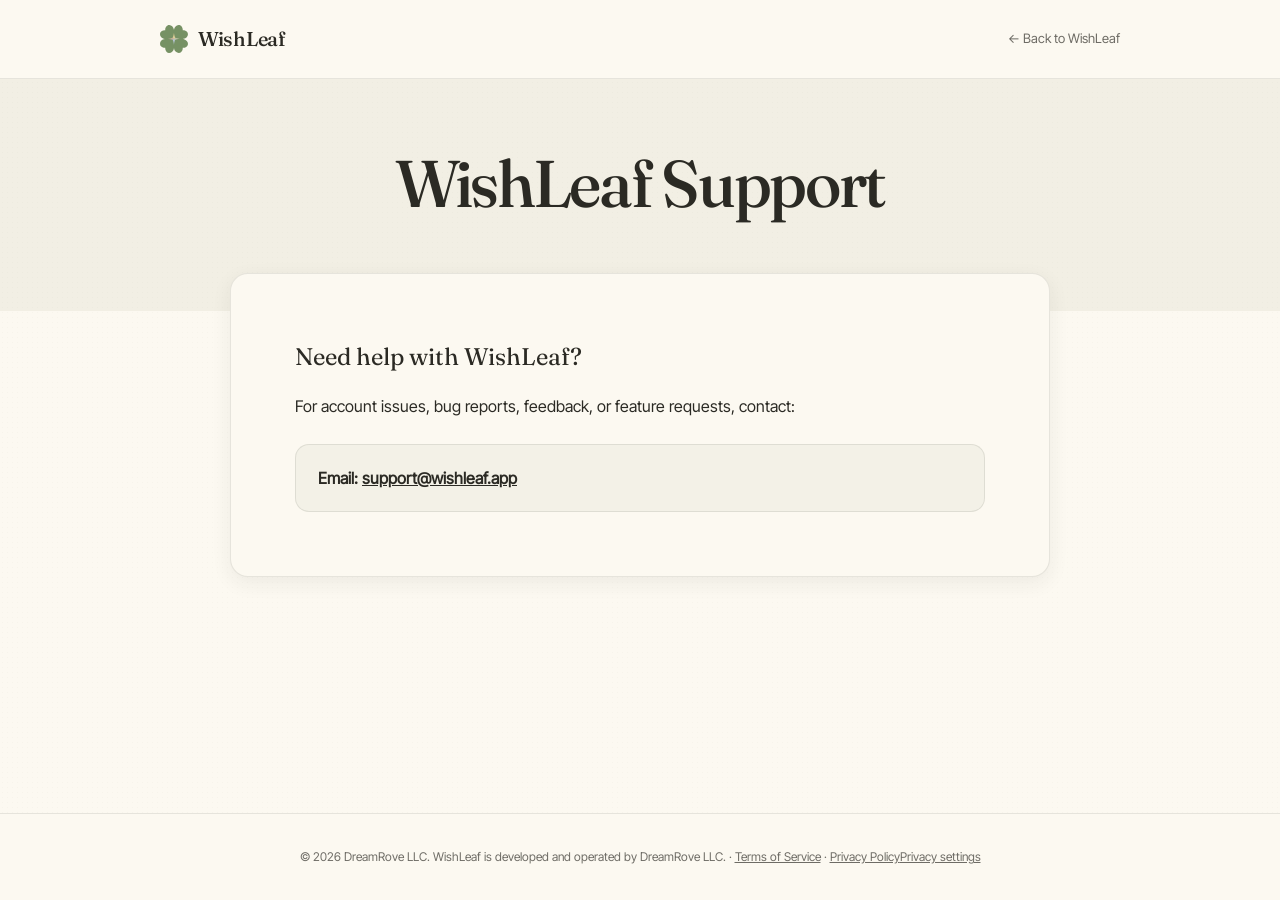
<file: support/index.html>
<!doctype html>
<html lang="en">
<head>
  <base href="../">
  <meta charset="utf-8">
  <meta name="viewport" content="width=device-width, initial-scale=1">
  <meta name="description" content="Contact WishLeaf Support for account issues, bug reports, feedback, or feature requests.">
  <meta name="theme-color" content="#FCF9F1">
  <title>WishLeaf Support</title>
  <meta name="robots" content="index, follow, max-image-preview:large">
  <link rel="canonical" href="https://wishleaf.app/support/">
  <meta property="og:type" content="website">
  <meta property="og:site_name" content="WishLeaf">
  <meta property="og:title" content="WishLeaf Support">
  <meta property="og:description" content="Contact WishLeaf Support for account issues, bug reports, feedback, or feature requests.">
  <meta property="og:url" content="https://wishleaf.app/support/">
  <meta name="twitter:card" content="summary">
  <meta name="twitter:title" content="WishLeaf Support">
  <meta name="twitter:description" content="Contact WishLeaf Support for account issues, bug reports, feedback, or feature requests.">
  <link rel="icon" href="./images/icon.svg" type="image/svg+xml">
  <link rel="stylesheet" href="./tokens.css">
  <style>
    @font-face {
      font-family: "Fraunces";
      src: url("./font/web/Fraunces-latin.woff2") format("woff2");
      font-style: normal;
      font-weight: 100 900;
      font-display: swap;
    }
    @font-face {
      font-family: "Inter Tight";
      src: url("./font/web/InterTight-regular-latin.woff2") format("woff2");
      font-style: normal;
      font-weight: 400;
      font-display: swap;
    }
    * { box-sizing: border-box; }
    body {
      min-height: 100vh;
      margin: 0;
      display: flex;
      flex-direction: column;
      background-color: var(--paper);
      color: var(--ink);
      font-family: "Inter Tight", -apple-system, BlinkMacSystemFont, "Segoe UI", sans-serif;
      line-height: 1.65;
    }
    .topbar {
      background: var(--paper);
      color: var(--ink);
      border-bottom: 1px solid var(--color-border);
    }
    .topbar-inner {
      width: min(100% - 40px, 960px);
      min-height: 78px;
      margin: 0 auto;
      display: flex;
      align-items: center;
      gap: 11px;
    }
    .brand {
      display: inline-flex;
      align-items: center;
      gap: 10px;
      color: inherit;
      text-decoration: none;
    }
    .brand img { height: 28px; }
    .brand span {
      font: 500 20px/1 "Fraunces", Georgia, serif;
      letter-spacing: -0.3px;
    }
    .back {
      margin-left: auto;
      color: var(--muted);
      font-size: 13px;
      text-decoration: none;
    }
    .back:hover, .back:focus-visible { color: var(--ink); text-decoration: underline; }
    .hero {
      padding: 70px 20px 92px;
      background: rgb(183 188 163 / 16%);
      color: var(--ink);
      text-align: center;
    }
    h1 {
      margin: 0;
      font: 500 clamp(42px, 7vw, 66px)/1.06 "Fraunces", Georgia, serif;
      letter-spacing: -0.035em;
    }
    .page {
      width: min(100% - 40px, 820px);
      margin: -38px auto 72px;
      padding: clamp(30px, 6vw, 64px);
      position: relative;
      background: var(--paper);
      border: 1px solid var(--color-border);
      border-radius: var(--radius-lg);
      box-shadow: var(--shadow-card);
    }
    .intro {
      margin: 0 0 18px;
      color: var(--ink);
      font: 400 clamp(20px, 3vw, 24px)/1.55 "Fraunces", Georgia, serif;
    }
    p { margin: 0 0 20px; }
    .contact-card {
      margin-top: 24px;
      padding: 20px 22px;
      border: 1px solid var(--color-border);
      border-radius: var(--radius-md);
      background: rgba(183, 188, 163, 0.12);
    }
    .contact-card p { margin: 0; }
    .contact-card a { color: var(--ink); font-weight: 700; overflow-wrap: anywhere; }
    footer {
      border-top: 1px solid var(--color-border);
      margin-top: auto;
      padding: 28px 20px;
      background: var(--paper);
      color: var(--muted);
      text-align: center;
      font-size: 12px;
    }
    footer a { color: var(--muted); }
    @media (prefers-reduced-motion: reduce) { html { scroll-behavior: auto; } }
    @media (max-width: 600px) {
      .topbar-inner { width: min(100% - 30px, 960px); min-height: 68px; }
      .hero { padding: 52px 18px 72px; }
      .page { width: calc(100% - 24px); margin-top: -28px; border-radius: var(--radius-lg); }
      .back span { display: none; }
    }
  </style>
  <link rel="stylesheet" href="./analytics.css">
  <script src="./analytics-config.js" defer></script>
  <script src="./analytics.js" defer></script>
</head>
<body>
  <header class="topbar">
    <div class="topbar-inner">
      <a class="brand" href="./" aria-label="WishLeaf home">
        <img src="./images/icon.svg" alt="">
        <span>WishLeaf</span>
      </a>
      <a class="back" href="./" aria-label="Back to WishLeaf home">← <span>Back to WishLeaf</span></a>
    </div>
  </header>

  <section class="hero" aria-labelledby="page-title">
    <h1 id="page-title">WishLeaf Support</h1>
  </section>

  <main class="page">
    <p class="intro">Need help with WishLeaf?</p>
    <p>For account issues, bug reports, feedback, or feature requests, contact:</p>
    <div class="contact-card">
      <p><strong>Email:</strong> <a href="mailto:support@wishleaf.app">support@wishleaf.app</a></p>
    </div>
  </main>

  <footer>© 2026 DreamRove LLC. WishLeaf is developed and operated by DreamRove LLC. · <a href="./terms/">Terms of Service</a> · <a href="./privacy/">Privacy Policy</a></footer>
</body>
</html>
</file>
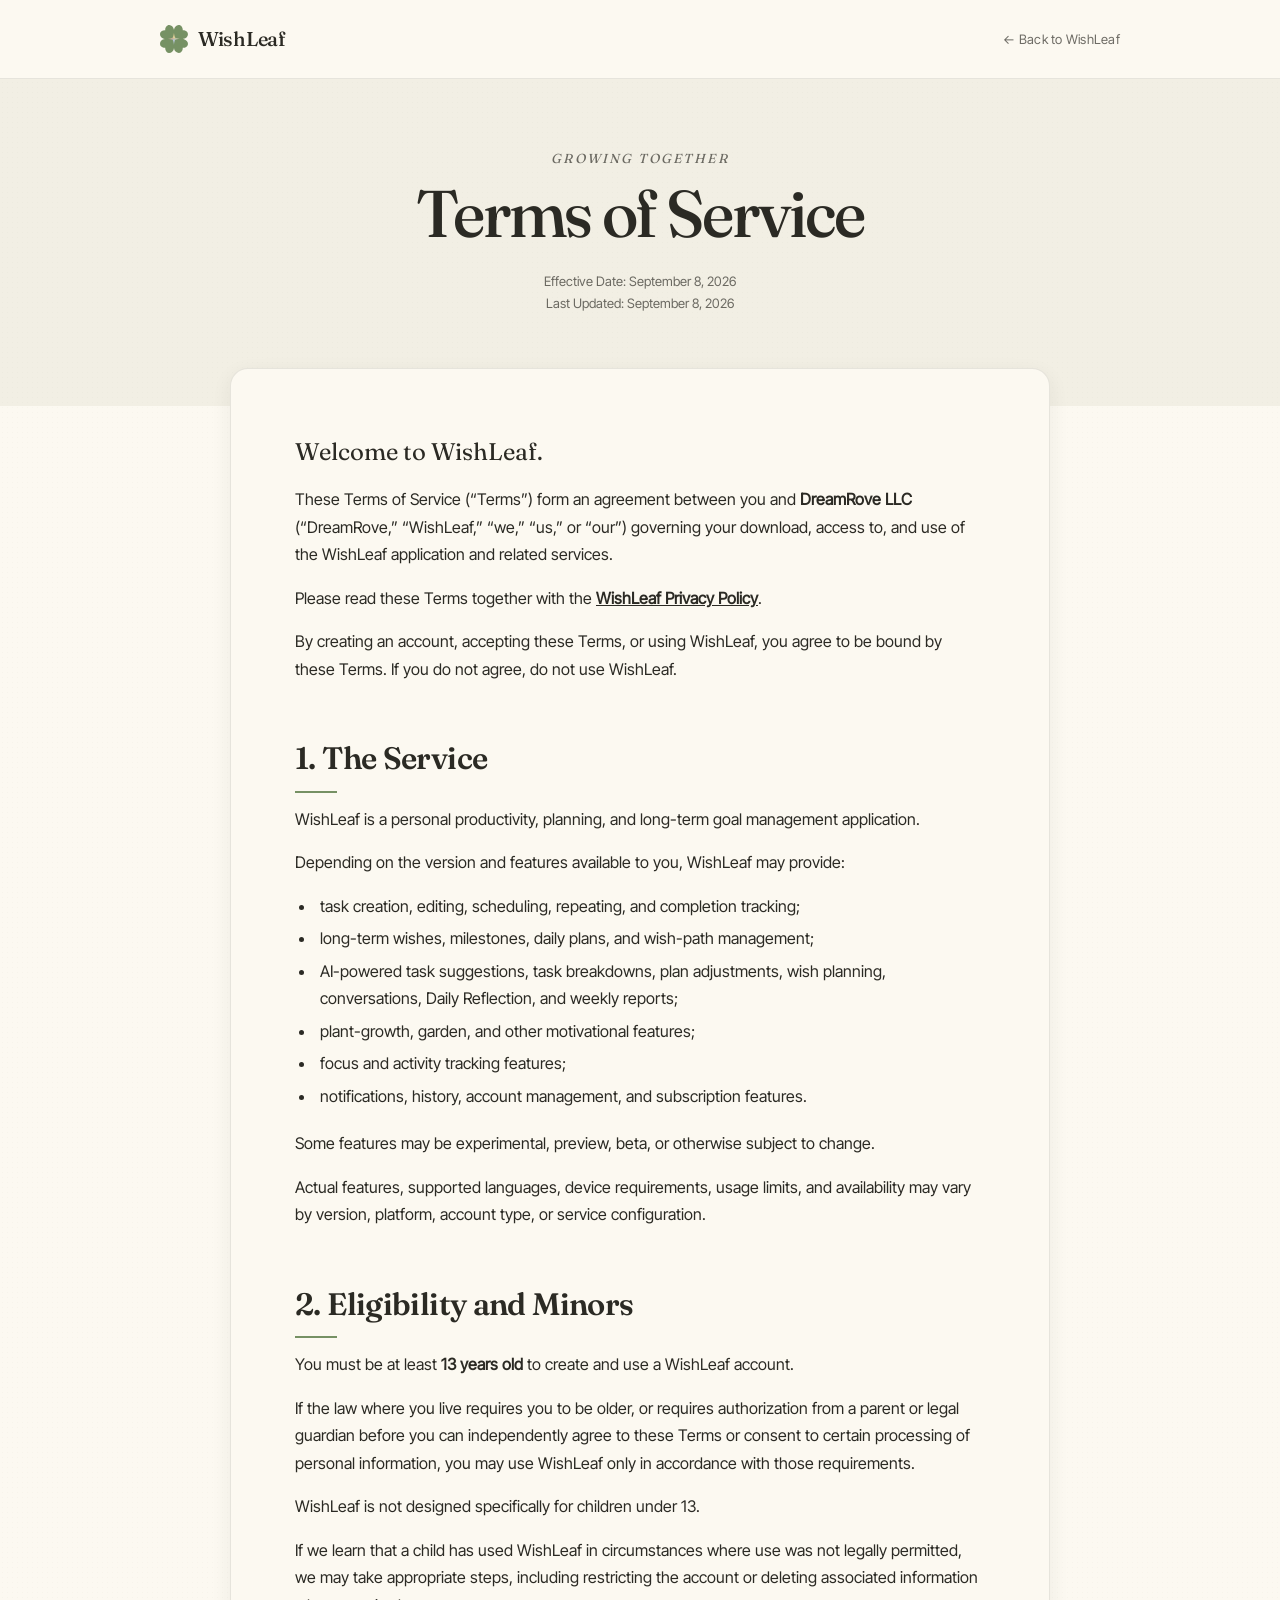
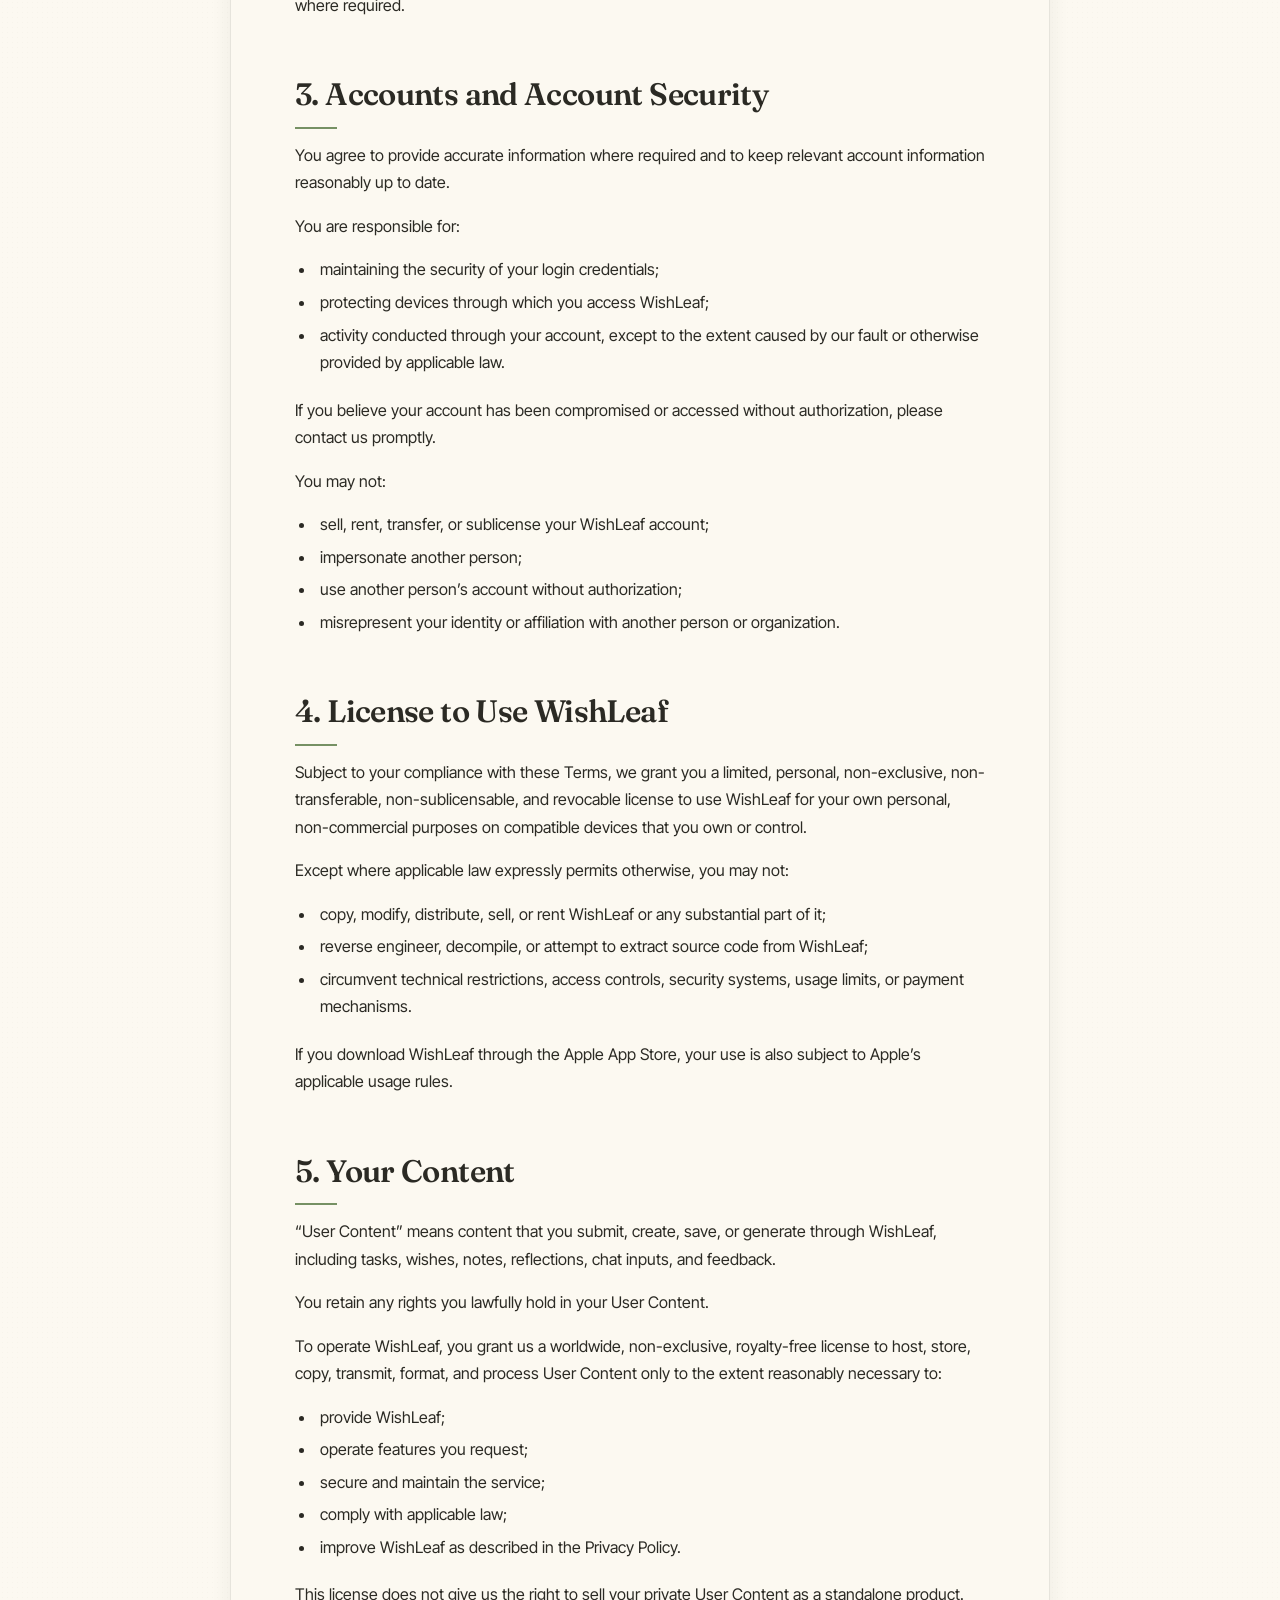
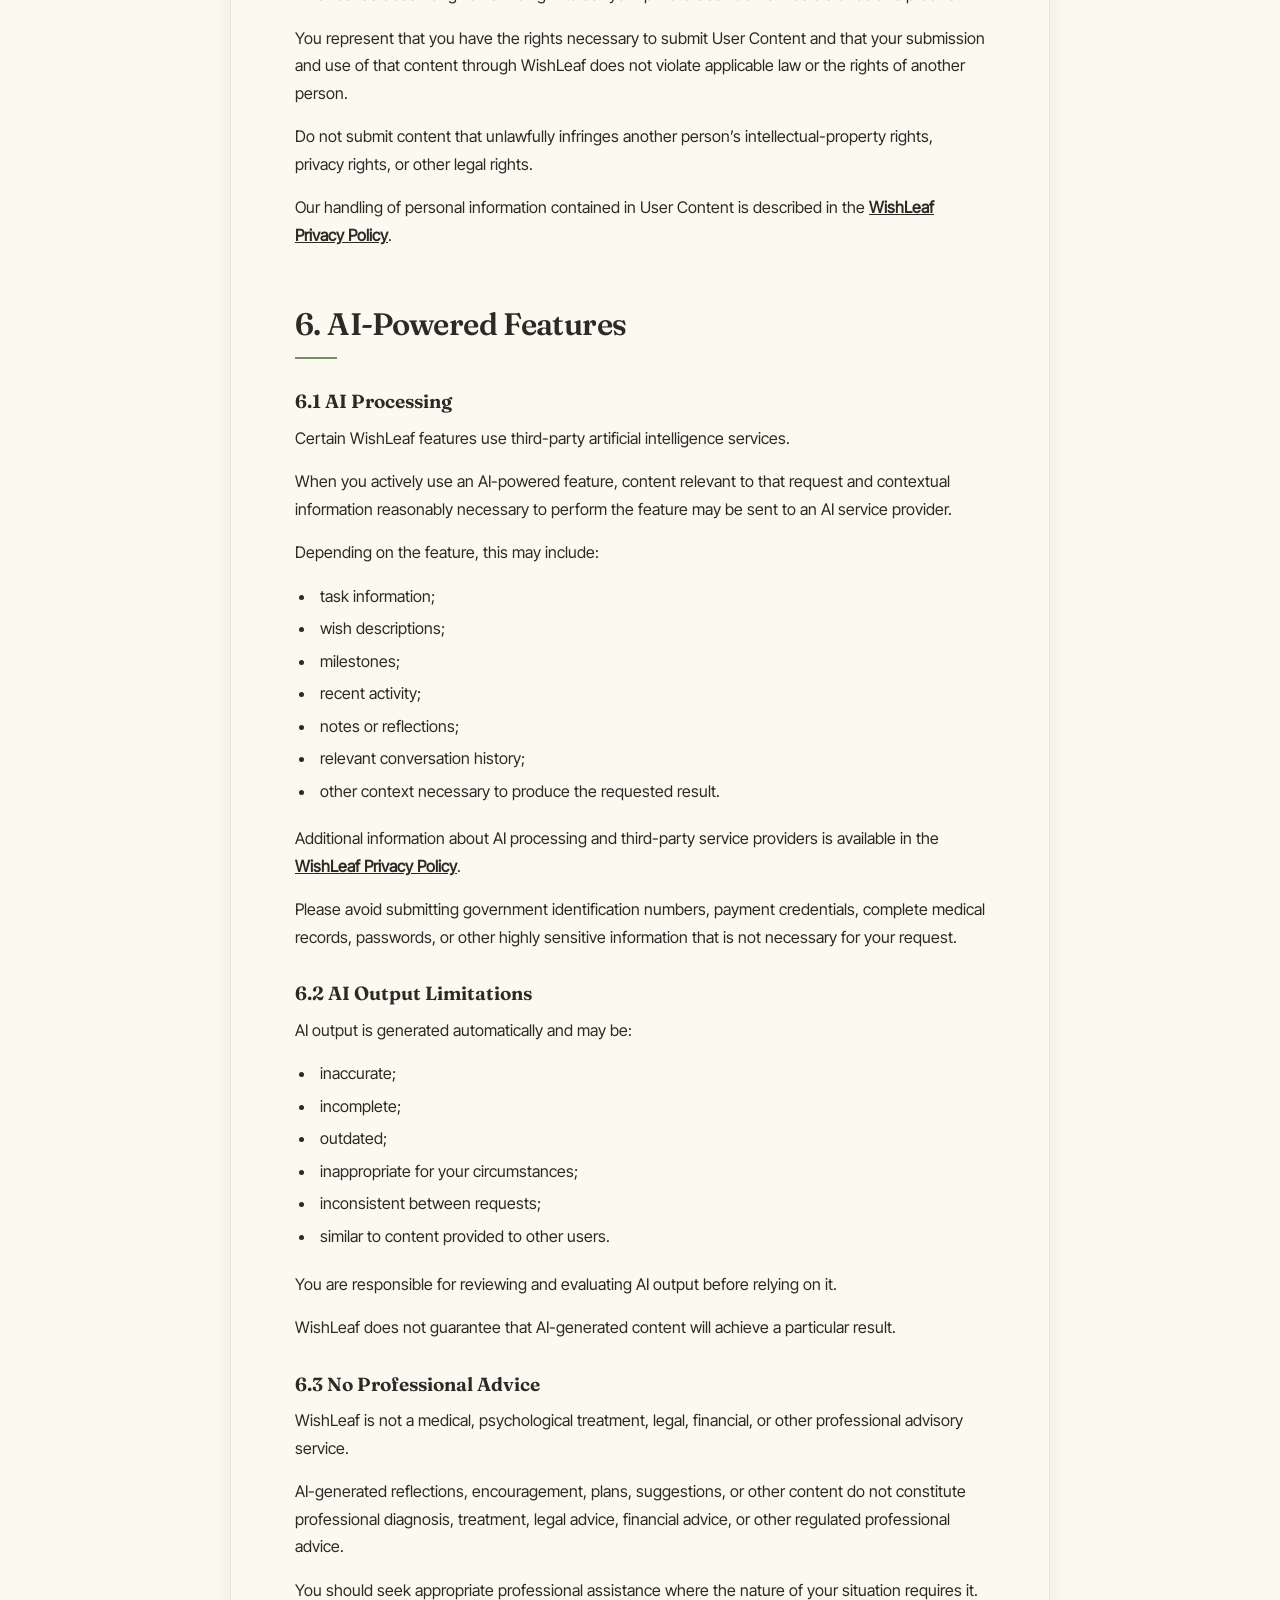
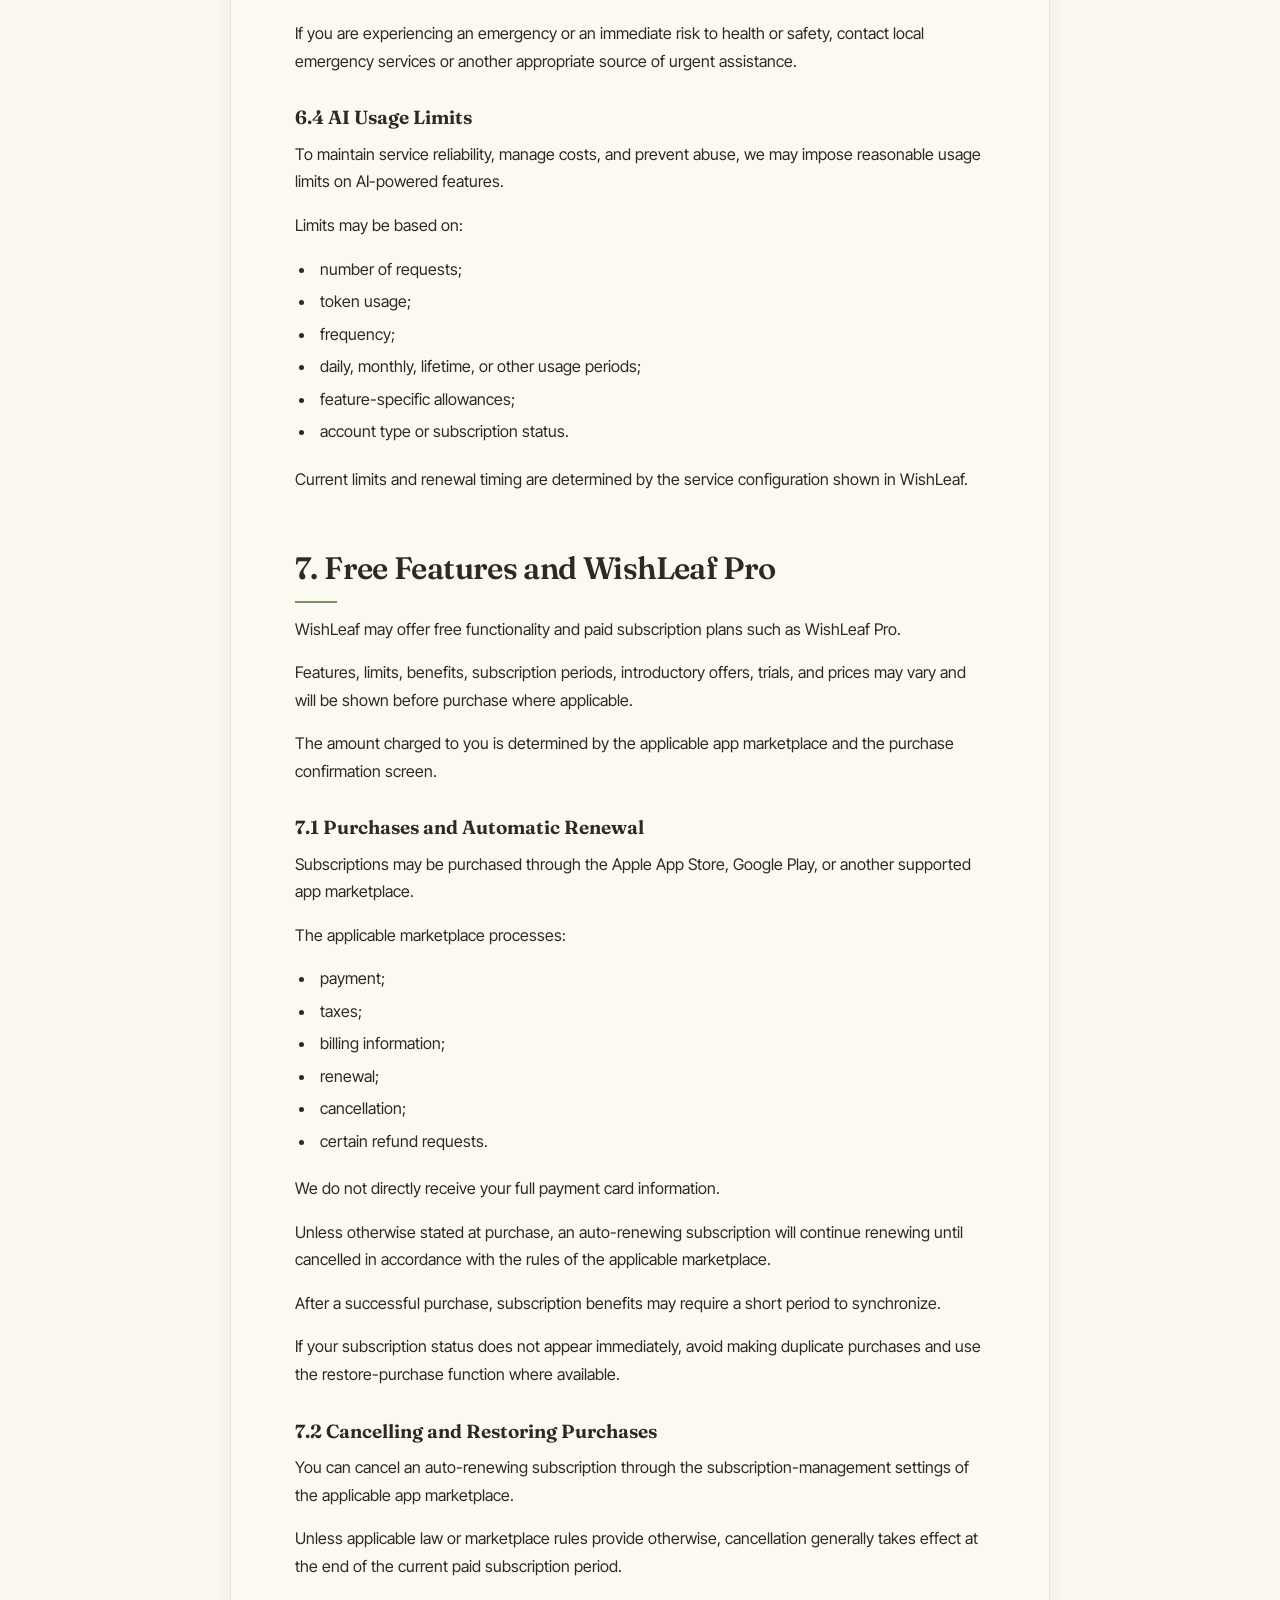
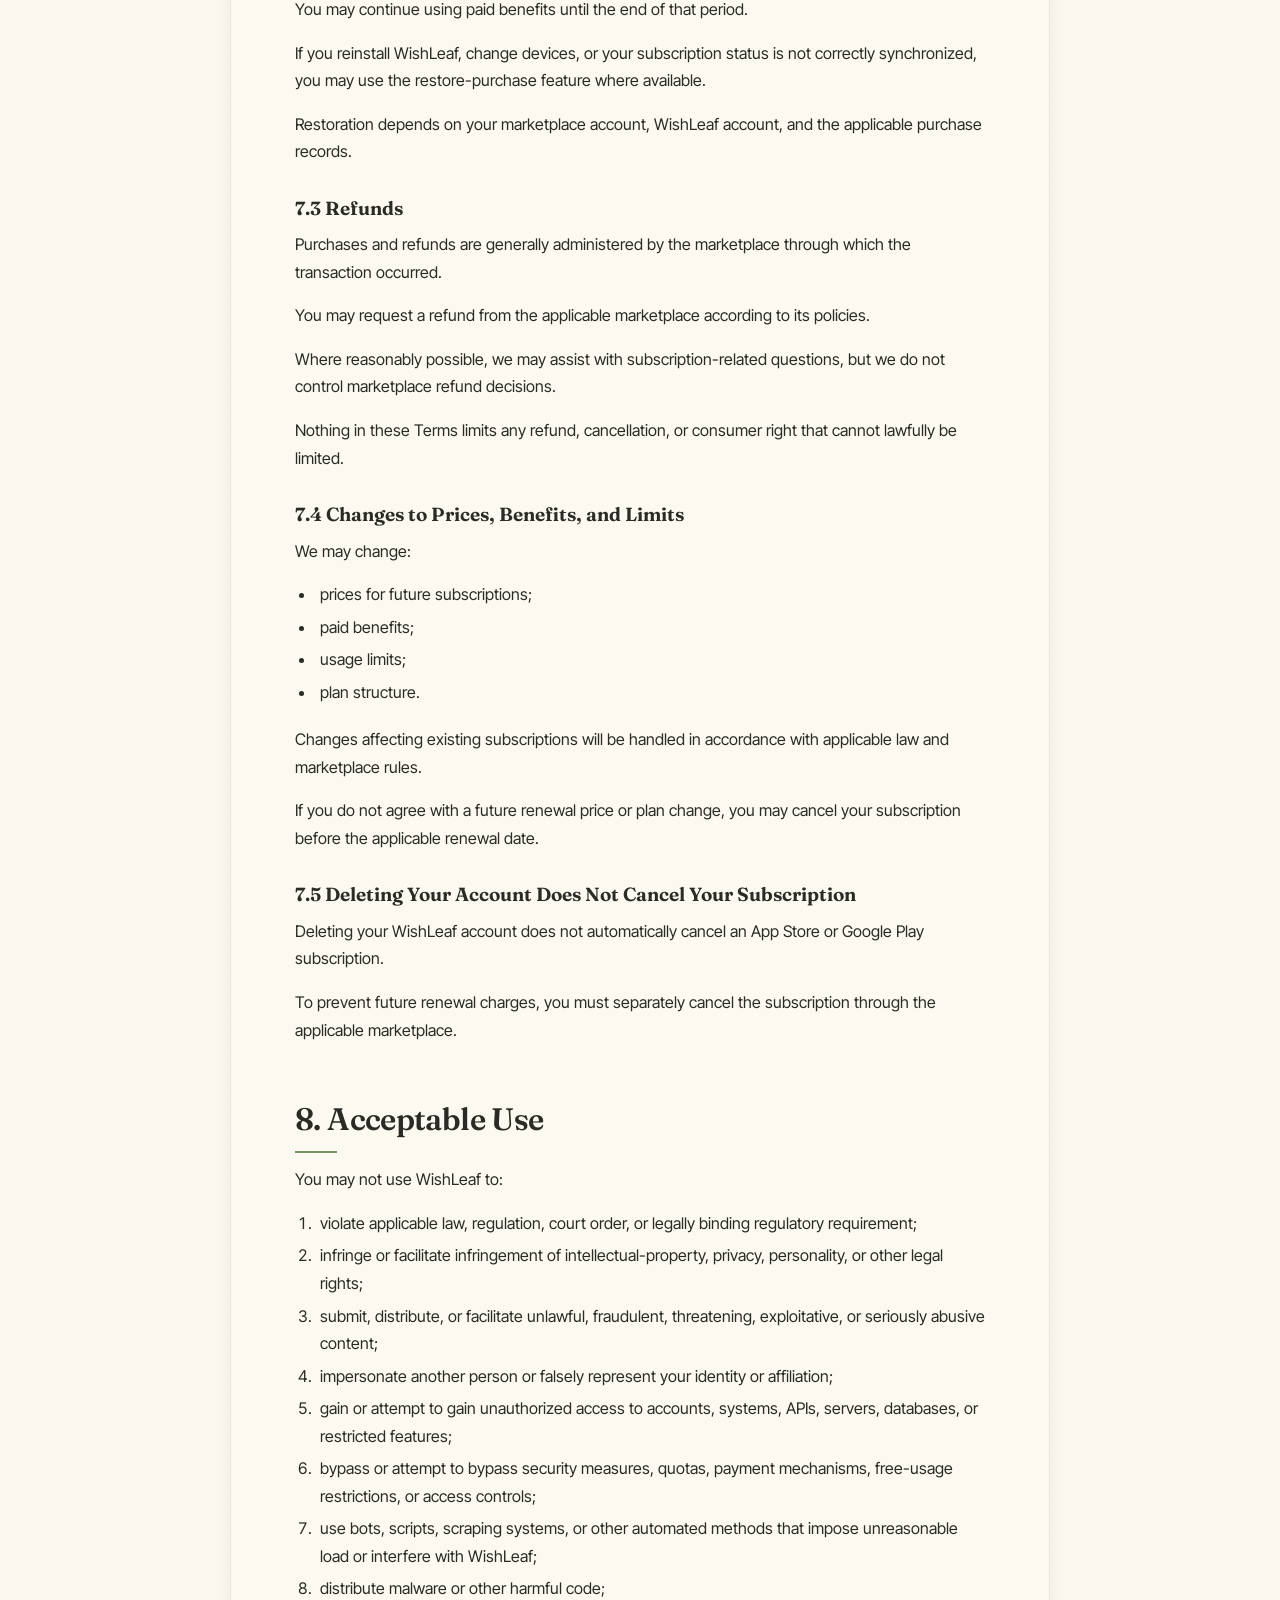
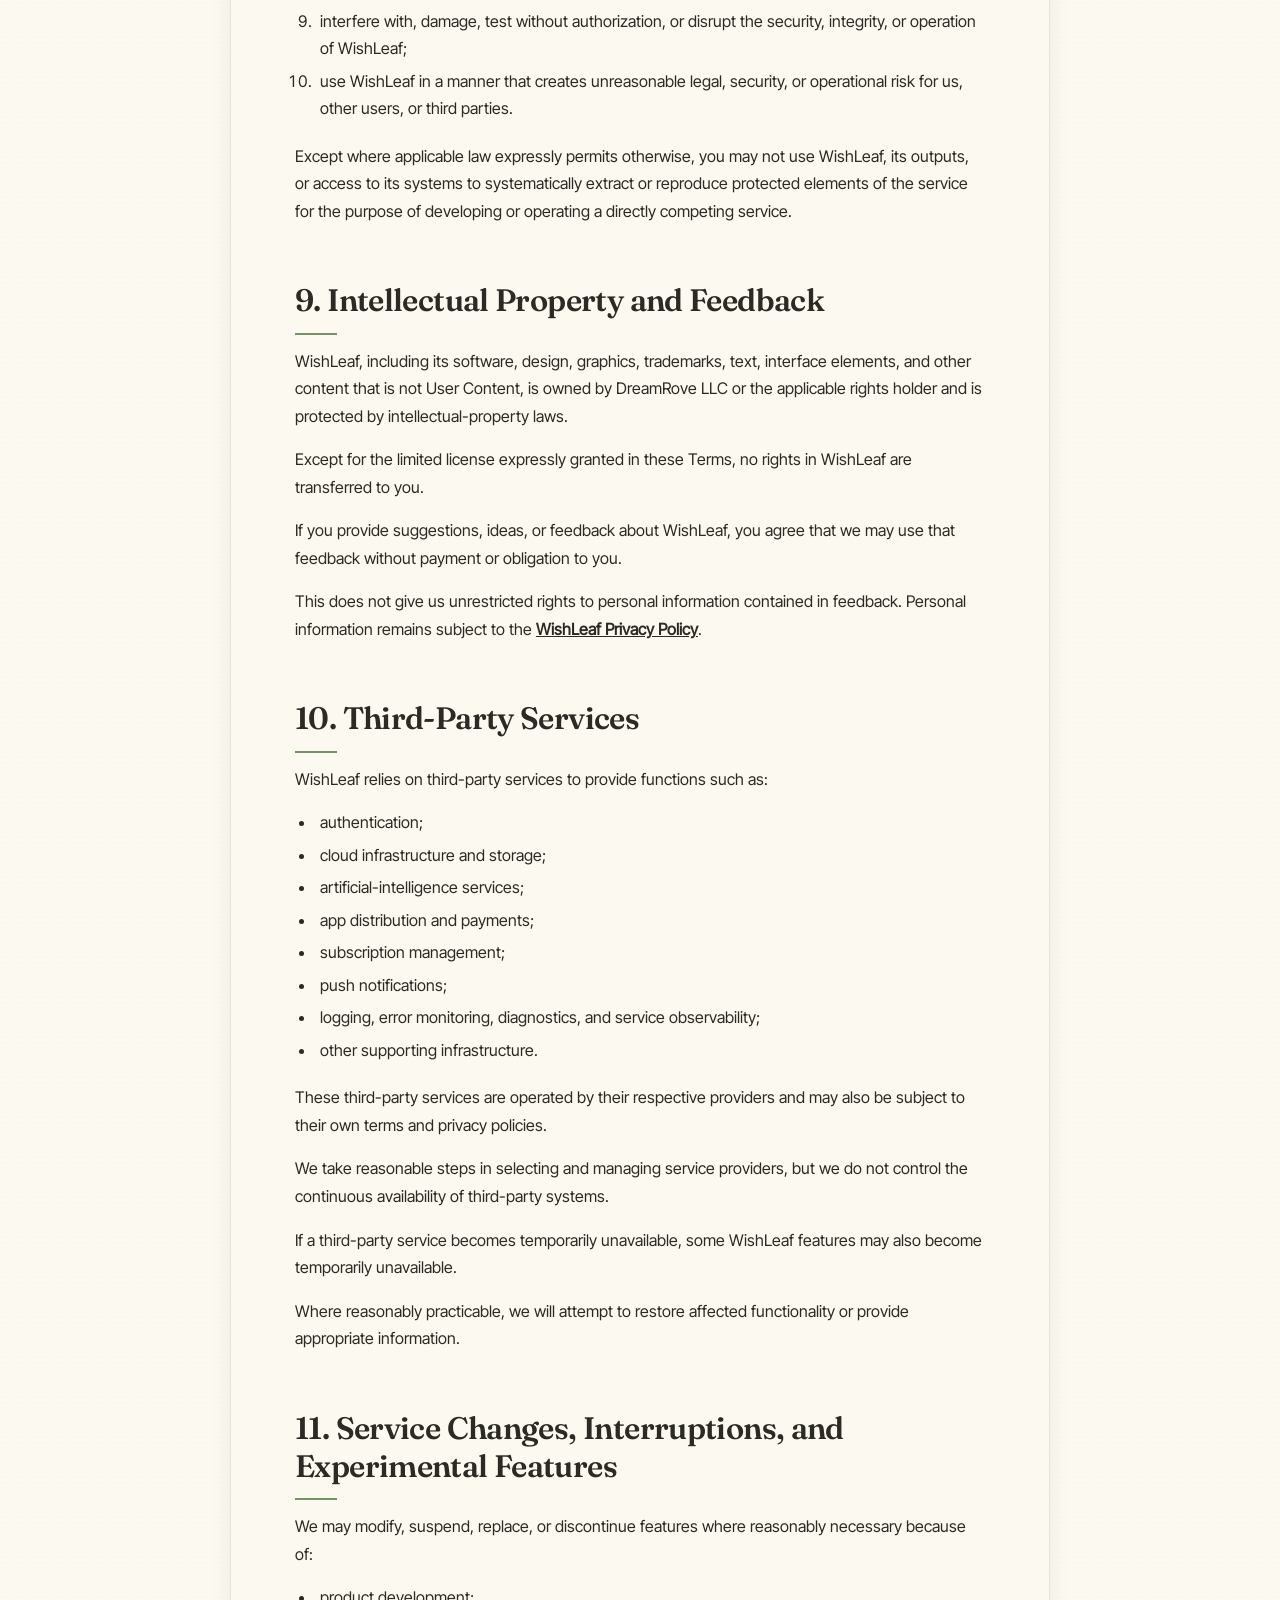
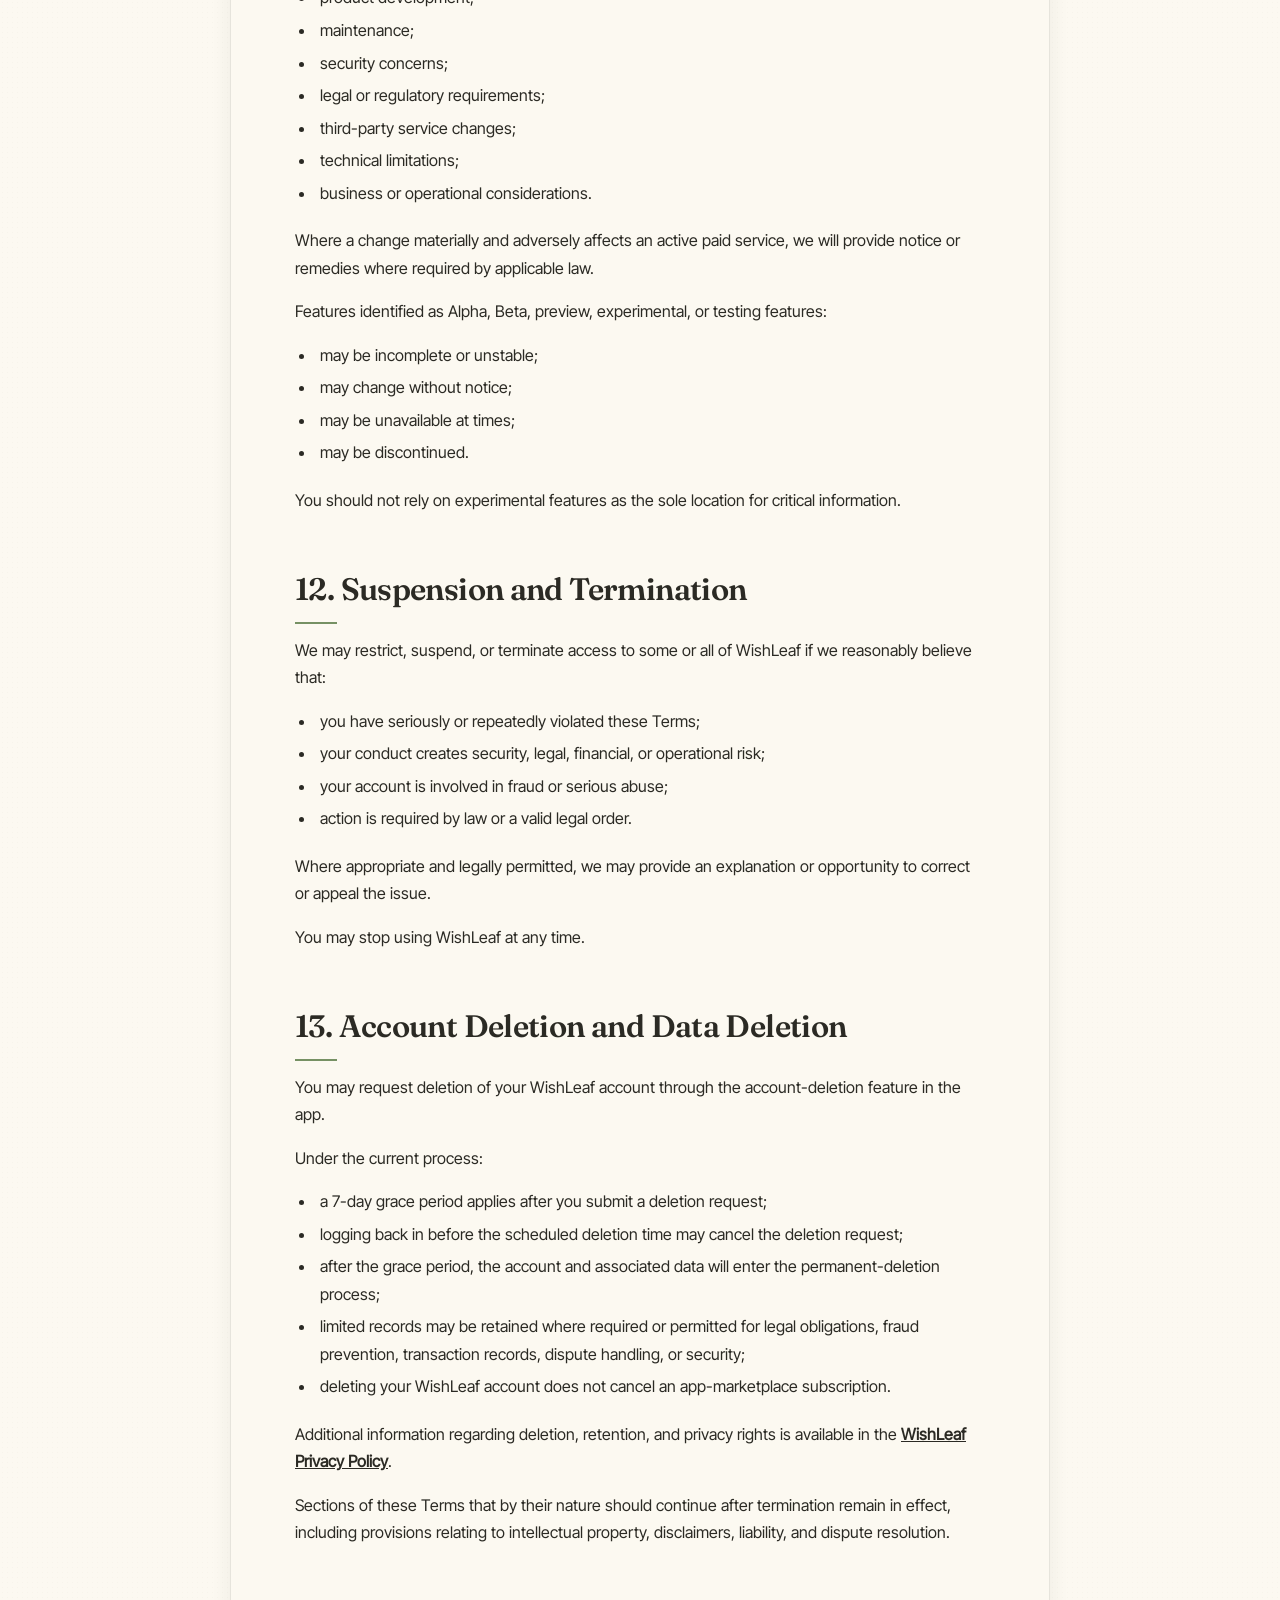
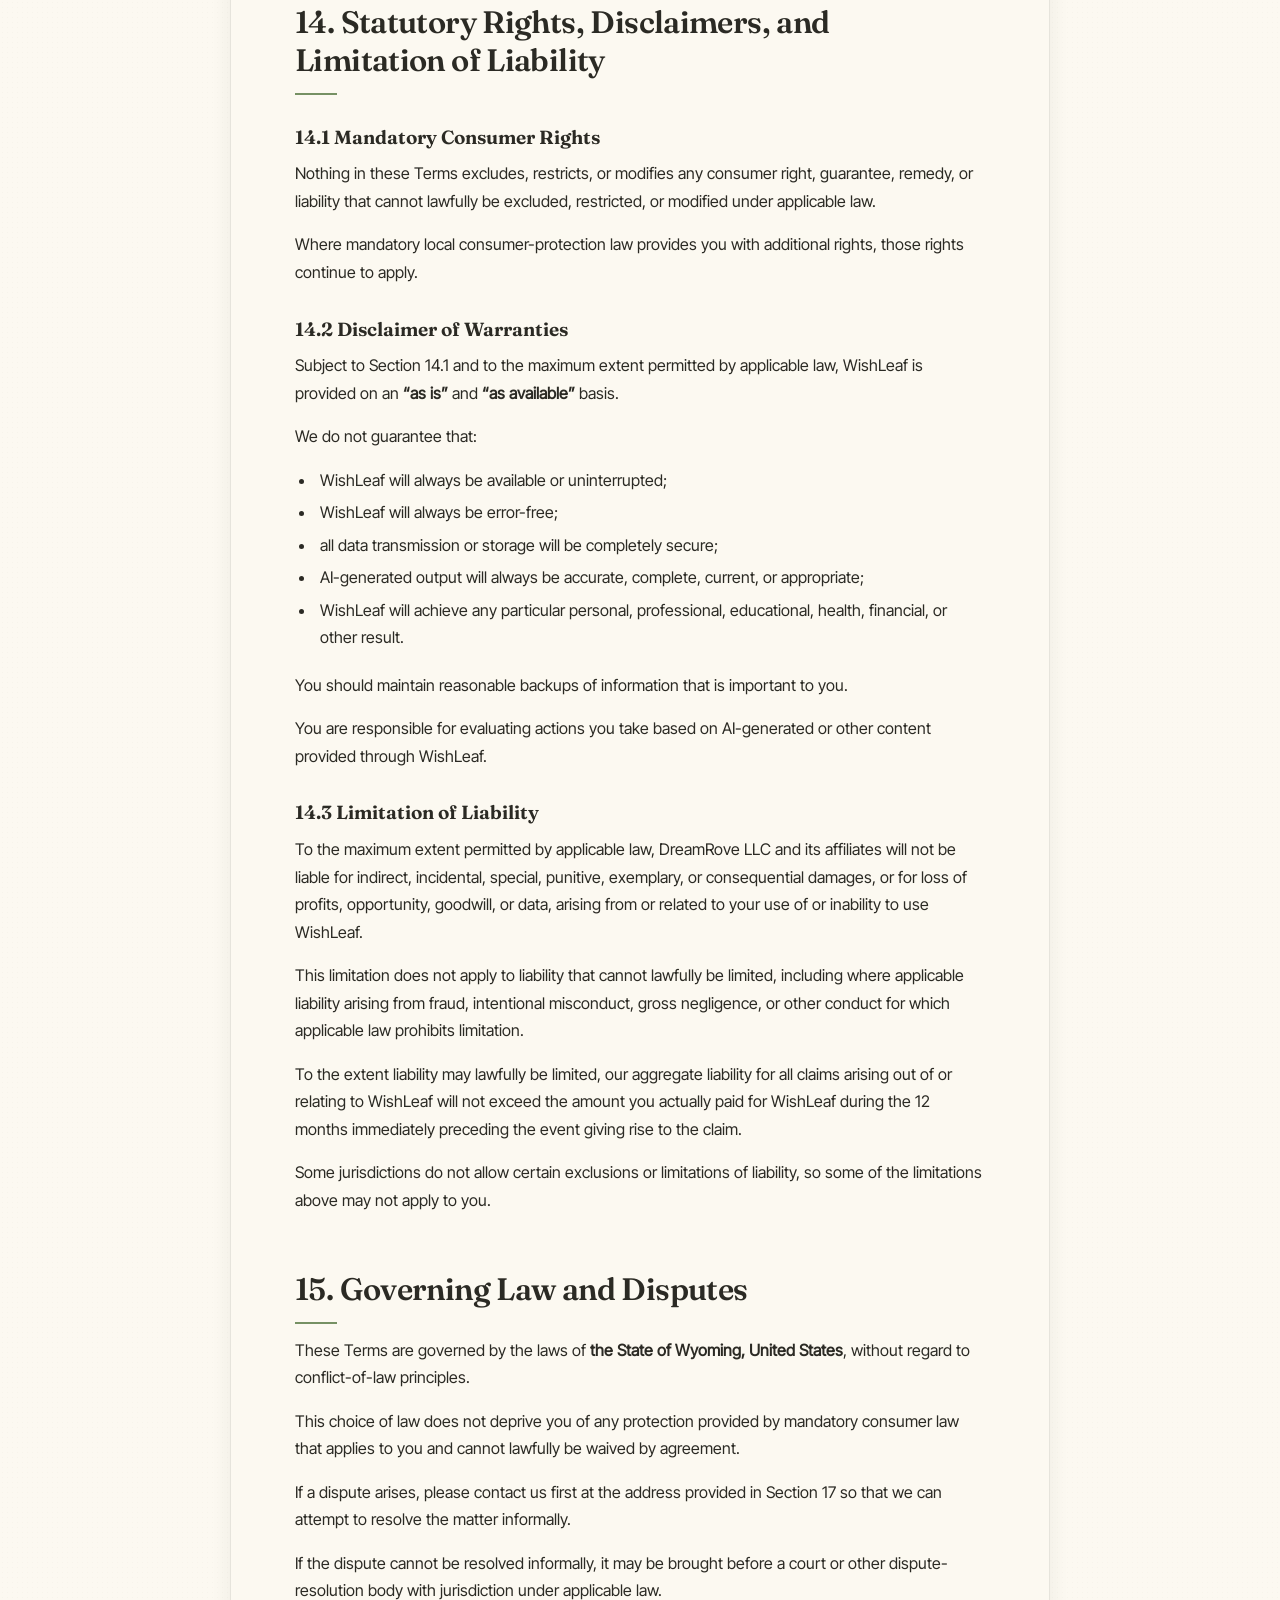
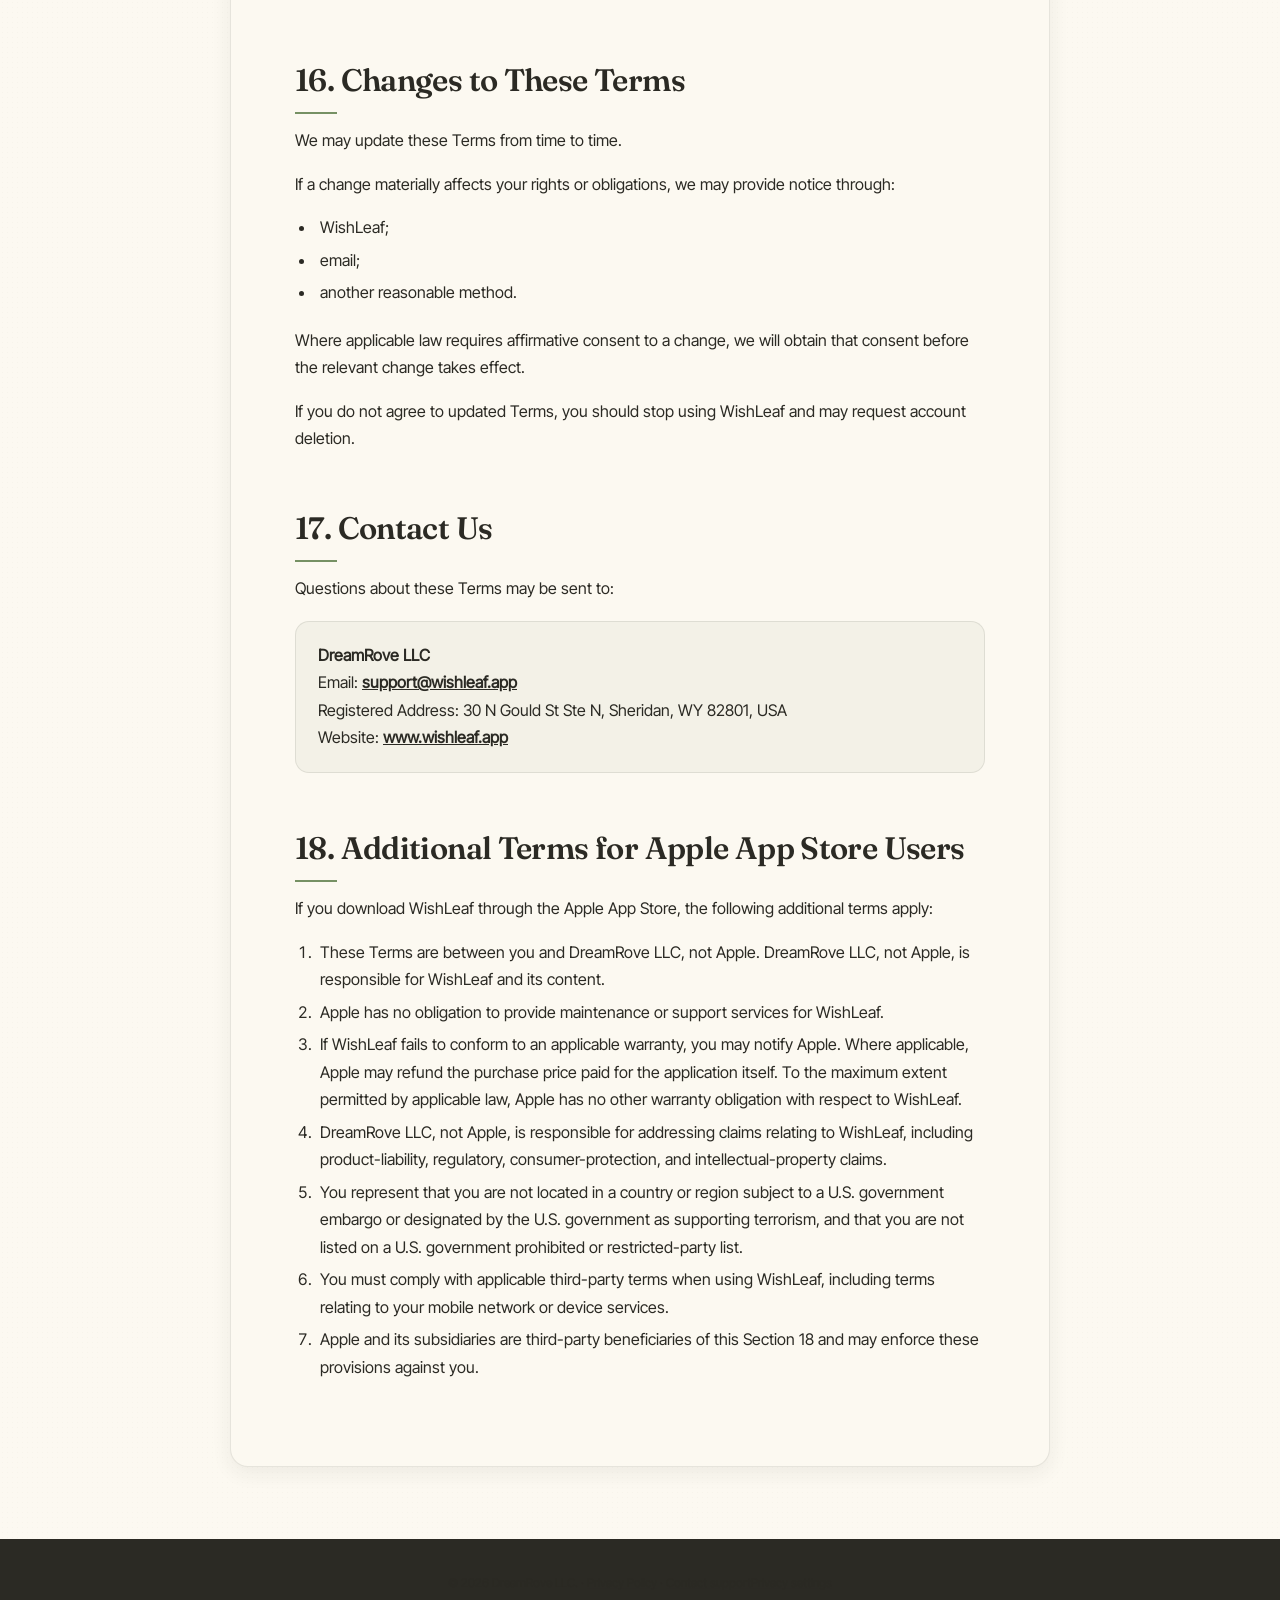
<file: terms/index.html>
<!doctype html>
<html lang="en">
<head>
  <base href="../">
  <meta charset="utf-8">
  <meta name="viewport" content="width=device-width, initial-scale=1">
  <meta name="description" content="WishLeaf Terms of Service">
  <meta name="theme-color" content="#FCF9F1">
  <title>Terms of Service · WishLeaf</title>
  <meta name="robots" content="index, follow, max-image-preview:large">
  <link rel="canonical" href="https://wishleaf.app/terms/">
  <meta property="og:type" content="website">
  <meta property="og:site_name" content="WishLeaf">
  <meta property="og:title" content="Terms of Service · WishLeaf">
  <meta property="og:description" content="WishLeaf Terms of Service">
  <meta property="og:url" content="https://wishleaf.app/terms/">
  <meta name="twitter:card" content="summary">
  <meta name="twitter:title" content="Terms of Service · WishLeaf">
  <meta name="twitter:description" content="WishLeaf Terms of Service">
  <link rel="icon" href="./images/icon.svg" type="image/svg+xml">
  <link rel="stylesheet" href="./tokens.css">
  <style>
    @font-face {
      font-family: "Fraunces";
      src: url("./font/web/Fraunces-latin.woff2") format("woff2");
      font-style: normal;
      font-weight: 100 900;
      font-display: swap;
    }
    @font-face {
      font-family: "Inter Tight";
      src: url("./font/web/InterTight-regular-latin.woff2") format("woff2");
      font-style: normal;
      font-weight: 400;
      font-display: swap;
    }
    * { box-sizing: border-box; }
    html { scroll-behavior: smooth; }
    body {
      margin: 0;
      background-color: var(--paper);
      color: var(--ink);
      font-family: "Inter Tight", -apple-system, BlinkMacSystemFont, "Segoe UI", sans-serif;
      font-size: 16px;
      line-height: 1.72;
    }
    a { color: inherit; }
    .topbar {
      background: var(--paper);
      color: var(--ink);
      border-bottom: 1px solid var(--color-border);
    }
    .topbar-inner {
      width: min(100% - 40px, 960px);
      min-height: 78px;
      margin: 0 auto;
      display: flex;
      align-items: center;
      gap: 11px;
    }
    .brand {
      display: inline-flex;
      align-items: center;
      gap: 10px;
      text-decoration: none;
    }
    .brand img { width: auto; height: 28px; }
    .brand span {
      font: 500 20px/1 "Fraunces", Georgia, serif;
      letter-spacing: -0.3px;
    }
    .back {
      margin-left: auto;
      color: var(--muted);
      font-size: 13px;
      letter-spacing: 0.02em;
      text-decoration: none;
    }
    .back:hover, .back:focus-visible { color: var(--ink); text-decoration: underline; }
    .hero {
      background: rgb(183 188 163 / 16%);
      color: var(--ink);
      padding: 70px 20px 92px;
      text-align: center;
    }
    .eyebrow {
      margin: 0 0 12px;
      color: var(--muted);
      font: italic 13px/1.4 "Fraunces", Georgia, serif;
      letter-spacing: 0.16em;
      text-transform: uppercase;
    }
    h1 {
      margin: 0;
      font: 500 clamp(42px, 7vw, 66px)/1.06 "Fraunces", Georgia, serif;
      letter-spacing: -0.035em;
    }
    .dates {
      margin: 22px 0 0;
      color: var(--muted);
      font-size: 13px;
      line-height: 1.65;
    }
    .page {
      width: min(100% - 40px, 820px);
      margin: -38px auto 72px;
      padding: clamp(30px, 6vw, 64px);
      position: relative;
      background: var(--paper);
      border: 1px solid var(--color-border);
      border-radius: var(--radius-lg);
      box-shadow: var(--shadow-card);
    }
    .intro {
      margin-top: 0;
      color: var(--ink);
      font: 400 clamp(20px, 3vw, 24px)/1.55 "Fraunces", Georgia, serif;
    }
    h2 {
      margin: 52px 0 13px;
      padding-top: 4px;
      color: var(--ink);
      font: 600 clamp(25px, 4vw, 31px)/1.24 "Fraunces", Georgia, serif;
      letter-spacing: -0.02em;
    }
    h2::after {
      content: "";
      display: block;
      width: 42px;
      height: 2px;
      margin-top: 13px;
      background: var(--leaf);
    }
    h3 {
      margin: 30px 0 8px;
      color: var(--ink);
      font: 650 19px/1.35 "Fraunces", Georgia, serif;
    }
    p { margin: 10px 0 16px; }
    ul, ol { margin: 10px 0 20px; padding-left: 1.3rem; }
    li { margin: 5px 0; padding-left: 0.25rem; }
    li::marker { color: var(--ink); }
    address { font-style: normal; }
    .legal-link { color: var(--ink); font-weight: 700; }
    .contact-card {
      margin-top: 18px;
      padding: 20px 22px;
      border: 1px solid var(--rule);
      border-radius: var(--radius-md);
      background: rgba(183, 188, 163, 0.12);
    }
    .contact-card p { margin: 0; }
    .contact-card a { color: var(--ink); font-weight: 700; }
    footer {
      border-top: 1px solid var(--color-border);
      background: var(--ink);
      color: var(--muted);
      padding: 28px 20px;
      text-align: center;
      font-size: 12px;
    }
    footer a { color: var(--muted); }
    @media (prefers-reduced-motion: reduce) { html { scroll-behavior: auto; } }
    @media (max-width: 600px) {
      body { font-size: 15px; }
      .topbar-inner { width: min(100% - 30px, 960px); min-height: 68px; }
      .hero { padding: 52px 18px 72px; }
      .page { width: calc(100% - 24px); margin-top: -28px; border-radius: var(--radius-lg); }
      h2 { margin-top: 42px; }
      .back span { display: none; }
    }
  </style>
  <link rel="stylesheet" href="./analytics.css">
  <script src="./analytics-config.js" defer></script>
  <script src="./analytics.js" defer></script>
</head>
<body>
  <header class="topbar">
    <div class="topbar-inner">
      <a class="brand" href="./" aria-label="WishLeaf home">
        <img src="./images/icon.svg" alt="">
        <span>WishLeaf</span>
      </a>
      <a class="back" href="./" aria-label="Back to WishLeaf home">← <span>Back to WishLeaf</span></a>
    </div>
  </header>

  <section class="hero" aria-labelledby="page-title">
    <p class="eyebrow">Growing together</p>
    <h1 id="page-title">Terms of Service</h1>
    <p class="dates">Effective Date: September 8, 2026<br>Last Updated: September 8, 2026</p>
  </section>

  <main class="page">
    <p class="intro">Welcome to WishLeaf.</p>
    <p>These Terms of Service (“Terms”) form an agreement between you and <strong>DreamRove LLC</strong> (“DreamRove,” “WishLeaf,” “we,” “us,” or “our”) governing your download, access to, and use of the WishLeaf application and related services.</p>
    <p>Please read these Terms together with the <a class="legal-link" href="./privacy/">WishLeaf Privacy Policy</a>.</p>
    <p>By creating an account, accepting these Terms, or using WishLeaf, you agree to be bound by these Terms. If you do not agree, do not use WishLeaf.</p>

    <section>
      <h2>1. The Service</h2>
      <p>WishLeaf is a personal productivity, planning, and long-term goal management application.</p>
      <p>Depending on the version and features available to you, WishLeaf may provide:</p>
      <ul><li>task creation, editing, scheduling, repeating, and completion tracking;</li><li>long-term wishes, milestones, daily plans, and wish-path management;</li><li>AI-powered task suggestions, task breakdowns, plan adjustments, wish planning, conversations, Daily Reflection, and weekly reports;</li><li>plant-growth, garden, and other motivational features;</li><li>focus and activity tracking features;</li><li>notifications, history, account management, and subscription features.</li></ul>
      <p>Some features may be experimental, preview, beta, or otherwise subject to change.</p>
      <p>Actual features, supported languages, device requirements, usage limits, and availability may vary by version, platform, account type, or service configuration.</p>
    </section>

    <section>
      <h2>2. Eligibility and Minors</h2>
      <p>You must be at least <strong>13 years old</strong> to create and use a WishLeaf account.</p>
      <p>If the law where you live requires you to be older, or requires authorization from a parent or legal guardian before you can independently agree to these Terms or consent to certain processing of personal information, you may use WishLeaf only in accordance with those requirements.</p>
      <p>WishLeaf is not designed specifically for children under 13.</p>
      <p>If we learn that a child has used WishLeaf in circumstances where use was not legally permitted, we may take appropriate steps, including restricting the account or deleting associated information where required.</p>
    </section>

    <section>
      <h2>3. Accounts and Account Security</h2>
      <p>You agree to provide accurate information where required and to keep relevant account information reasonably up to date.</p>
      <p>You are responsible for:</p>
      <ul><li>maintaining the security of your login credentials;</li><li>protecting devices through which you access WishLeaf;</li><li>activity conducted through your account, except to the extent caused by our fault or otherwise provided by applicable law.</li></ul>
      <p>If you believe your account has been compromised or accessed without authorization, please contact us promptly.</p>
      <p>You may not:</p>
      <ul><li>sell, rent, transfer, or sublicense your WishLeaf account;</li><li>impersonate another person;</li><li>use another person’s account without authorization;</li><li>misrepresent your identity or affiliation with another person or organization.</li></ul>
    </section>

    <section>
      <h2>4. License to Use WishLeaf</h2>
      <p>Subject to your compliance with these Terms, we grant you a limited, personal, non-exclusive, non-transferable, non-sublicensable, and revocable license to use WishLeaf for your own personal, non-commercial purposes on compatible devices that you own or control.</p>
      <p>Except where applicable law expressly permits otherwise, you may not:</p>
      <ul><li>copy, modify, distribute, sell, or rent WishLeaf or any substantial part of it;</li><li>reverse engineer, decompile, or attempt to extract source code from WishLeaf;</li><li>circumvent technical restrictions, access controls, security systems, usage limits, or payment mechanisms.</li></ul>
      <p>If you download WishLeaf through the Apple App Store, your use is also subject to Apple’s applicable usage rules.</p>
    </section>

    <section>
      <h2>5. Your Content</h2>
      <p>“User Content” means content that you submit, create, save, or generate through WishLeaf, including tasks, wishes, notes, reflections, chat inputs, and feedback.</p>
      <p>You retain any rights you lawfully hold in your User Content.</p>
      <p>To operate WishLeaf, you grant us a worldwide, non-exclusive, royalty-free license to host, store, copy, transmit, format, and process User Content only to the extent reasonably necessary to:</p>
      <ul><li>provide WishLeaf;</li><li>operate features you request;</li><li>secure and maintain the service;</li><li>comply with applicable law;</li><li>improve WishLeaf as described in the Privacy Policy.</li></ul>
      <p>This license does not give us the right to sell your private User Content as a standalone product.</p>
      <p>You represent that you have the rights necessary to submit User Content and that your submission and use of that content through WishLeaf does not violate applicable law or the rights of another person.</p>
      <p>Do not submit content that unlawfully infringes another person’s intellectual-property rights, privacy rights, or other legal rights.</p>
      <p>Our handling of personal information contained in User Content is described in the <a class="legal-link" href="./privacy/">WishLeaf Privacy Policy</a>.</p>
    </section>

    <section>
      <h2>6. AI-Powered Features</h2>
      <h3>6.1 AI Processing</h3>
      <p>Certain WishLeaf features use third-party artificial intelligence services.</p>
      <p>When you actively use an AI-powered feature, content relevant to that request and contextual information reasonably necessary to perform the feature may be sent to an AI service provider.</p>
      <p>Depending on the feature, this may include:</p>
      <ul><li>task information;</li><li>wish descriptions;</li><li>milestones;</li><li>recent activity;</li><li>notes or reflections;</li><li>relevant conversation history;</li><li>other context necessary to produce the requested result.</li></ul>
      <p>Additional information about AI processing and third-party service providers is available in the <a class="legal-link" href="./privacy/">WishLeaf Privacy Policy</a>.</p>
      <p>Please avoid submitting government identification numbers, payment credentials, complete medical records, passwords, or other highly sensitive information that is not necessary for your request.</p>

      <h3>6.2 AI Output Limitations</h3>
      <p>AI output is generated automatically and may be:</p>
      <ul><li>inaccurate;</li><li>incomplete;</li><li>outdated;</li><li>inappropriate for your circumstances;</li><li>inconsistent between requests;</li><li>similar to content provided to other users.</li></ul>
      <p>You are responsible for reviewing and evaluating AI output before relying on it.</p>
      <p>WishLeaf does not guarantee that AI-generated content will achieve a particular result.</p>

      <h3>6.3 No Professional Advice</h3>
      <p>WishLeaf is not a medical, psychological treatment, legal, financial, or other professional advisory service.</p>
      <p>AI-generated reflections, encouragement, plans, suggestions, or other content do not constitute professional diagnosis, treatment, legal advice, financial advice, or other regulated professional advice.</p>
      <p>You should seek appropriate professional assistance where the nature of your situation requires it.</p>
      <p>If you are experiencing an emergency or an immediate risk to health or safety, contact local emergency services or another appropriate source of urgent assistance.</p>

      <h3>6.4 AI Usage Limits</h3>
      <p>To maintain service reliability, manage costs, and prevent abuse, we may impose reasonable usage limits on AI-powered features.</p>
      <p>Limits may be based on:</p>
      <ul><li>number of requests;</li><li>token usage;</li><li>frequency;</li><li>daily, monthly, lifetime, or other usage periods;</li><li>feature-specific allowances;</li><li>account type or subscription status.</li></ul>
      <p>Current limits and renewal timing are determined by the service configuration shown in WishLeaf.</p>
    </section>

    <section>
      <h2>7. Free Features and WishLeaf Pro</h2>
      <p>WishLeaf may offer free functionality and paid subscription plans such as WishLeaf Pro.</p>
      <p>Features, limits, benefits, subscription periods, introductory offers, trials, and prices may vary and will be shown before purchase where applicable.</p>
      <p>The amount charged to you is determined by the applicable app marketplace and the purchase confirmation screen.</p>

      <h3>7.1 Purchases and Automatic Renewal</h3>
      <p>Subscriptions may be purchased through the Apple App Store, Google Play, or another supported app marketplace.</p>
      <p>The applicable marketplace processes:</p>
      <ul><li>payment;</li><li>taxes;</li><li>billing information;</li><li>renewal;</li><li>cancellation;</li><li>certain refund requests.</li></ul>
      <p>We do not directly receive your full payment card information.</p>
      <p>Unless otherwise stated at purchase, an auto-renewing subscription will continue renewing until cancelled in accordance with the rules of the applicable marketplace.</p>
      <p>After a successful purchase, subscription benefits may require a short period to synchronize.</p>
      <p>If your subscription status does not appear immediately, avoid making duplicate purchases and use the restore-purchase function where available.</p>

      <h3>7.2 Cancelling and Restoring Purchases</h3>
      <p>You can cancel an auto-renewing subscription through the subscription-management settings of the applicable app marketplace.</p>
      <p>Unless applicable law or marketplace rules provide otherwise, cancellation generally takes effect at the end of the current paid subscription period.</p>
      <p>You may continue using paid benefits until the end of that period.</p>
      <p>If you reinstall WishLeaf, change devices, or your subscription status is not correctly synchronized, you may use the restore-purchase feature where available.</p>
      <p>Restoration depends on your marketplace account, WishLeaf account, and the applicable purchase records.</p>

      <h3>7.3 Refunds</h3>
      <p>Purchases and refunds are generally administered by the marketplace through which the transaction occurred.</p>
      <p>You may request a refund from the applicable marketplace according to its policies.</p>
      <p>Where reasonably possible, we may assist with subscription-related questions, but we do not control marketplace refund decisions.</p>
      <p>Nothing in these Terms limits any refund, cancellation, or consumer right that cannot lawfully be limited.</p>

      <h3>7.4 Changes to Prices, Benefits, and Limits</h3>
      <p>We may change:</p>
      <ul><li>prices for future subscriptions;</li><li>paid benefits;</li><li>usage limits;</li><li>plan structure.</li></ul>
      <p>Changes affecting existing subscriptions will be handled in accordance with applicable law and marketplace rules.</p>
      <p>If you do not agree with a future renewal price or plan change, you may cancel your subscription before the applicable renewal date.</p>

      <h3>7.5 Deleting Your Account Does Not Cancel Your Subscription</h3>
      <p>Deleting your WishLeaf account does not automatically cancel an App Store or Google Play subscription.</p>
      <p>To prevent future renewal charges, you must separately cancel the subscription through the applicable marketplace.</p>
    </section>

    <section>
      <h2>8. Acceptable Use</h2>
      <p>You may not use WishLeaf to:</p>
      <ol><li>violate applicable law, regulation, court order, or legally binding regulatory requirement;</li><li>infringe or facilitate infringement of intellectual-property, privacy, personality, or other legal rights;</li><li>submit, distribute, or facilitate unlawful, fraudulent, threatening, exploitative, or seriously abusive content;</li><li>impersonate another person or falsely represent your identity or affiliation;</li><li>gain or attempt to gain unauthorized access to accounts, systems, APIs, servers, databases, or restricted features;</li><li>bypass or attempt to bypass security measures, quotas, payment mechanisms, free-usage restrictions, or access controls;</li><li>use bots, scripts, scraping systems, or other automated methods that impose unreasonable load or interfere with WishLeaf;</li><li>distribute malware or other harmful code;</li><li>interfere with, damage, test without authorization, or disrupt the security, integrity, or operation of WishLeaf;</li><li>use WishLeaf in a manner that creates unreasonable legal, security, or operational risk for us, other users, or third parties.</li></ol>
      <p>Except where applicable law expressly permits otherwise, you may not use WishLeaf, its outputs, or access to its systems to systematically extract or reproduce protected elements of the service for the purpose of developing or operating a directly competing service.</p>
    </section>

    <section>
      <h2>9. Intellectual Property and Feedback</h2>
      <p>WishLeaf, including its software, design, graphics, trademarks, text, interface elements, and other content that is not User Content, is owned by DreamRove LLC or the applicable rights holder and is protected by intellectual-property laws.</p>
      <p>Except for the limited license expressly granted in these Terms, no rights in WishLeaf are transferred to you.</p>
      <p>If you provide suggestions, ideas, or feedback about WishLeaf, you agree that we may use that feedback without payment or obligation to you.</p>
      <p>This does not give us unrestricted rights to personal information contained in feedback. Personal information remains subject to the <a class="legal-link" href="./privacy/">WishLeaf Privacy Policy</a>.</p>
    </section>

    <section>
      <h2>10. Third-Party Services</h2>
      <p>WishLeaf relies on third-party services to provide functions such as:</p>
      <ul><li>authentication;</li><li>cloud infrastructure and storage;</li><li>artificial-intelligence services;</li><li>app distribution and payments;</li><li>subscription management;</li><li>push notifications;</li><li>logging, error monitoring, diagnostics, and service observability;</li><li>other supporting infrastructure.</li></ul>
      <p>These third-party services are operated by their respective providers and may also be subject to their own terms and privacy policies.</p>
      <p>We take reasonable steps in selecting and managing service providers, but we do not control the continuous availability of third-party systems.</p>
      <p>If a third-party service becomes temporarily unavailable, some WishLeaf features may also become temporarily unavailable.</p>
      <p>Where reasonably practicable, we will attempt to restore affected functionality or provide appropriate information.</p>
    </section>

    <section>
      <h2>11. Service Changes, Interruptions, and Experimental Features</h2>
      <p>We may modify, suspend, replace, or discontinue features where reasonably necessary because of:</p>
      <ul><li>product development;</li><li>maintenance;</li><li>security concerns;</li><li>legal or regulatory requirements;</li><li>third-party service changes;</li><li>technical limitations;</li><li>business or operational considerations.</li></ul>
      <p>Where a change materially and adversely affects an active paid service, we will provide notice or remedies where required by applicable law.</p>
      <p>Features identified as Alpha, Beta, preview, experimental, or testing features:</p>
      <ul><li>may be incomplete or unstable;</li><li>may change without notice;</li><li>may be unavailable at times;</li><li>may be discontinued.</li></ul>
      <p>You should not rely on experimental features as the sole location for critical information.</p>
    </section>

    <section>
      <h2>12. Suspension and Termination</h2>
      <p>We may restrict, suspend, or terminate access to some or all of WishLeaf if we reasonably believe that:</p>
      <ul><li>you have seriously or repeatedly violated these Terms;</li><li>your conduct creates security, legal, financial, or operational risk;</li><li>your account is involved in fraud or serious abuse;</li><li>action is required by law or a valid legal order.</li></ul>
      <p>Where appropriate and legally permitted, we may provide an explanation or opportunity to correct or appeal the issue.</p>
      <p>You may stop using WishLeaf at any time.</p>
    </section>

    <section>
      <h2>13. Account Deletion and Data Deletion</h2>
      <p>You may request deletion of your WishLeaf account through the account-deletion feature in the app.</p>
      <p>Under the current process:</p>
      <ul><li>a 7-day grace period applies after you submit a deletion request;</li><li>logging back in before the scheduled deletion time may cancel the deletion request;</li><li>after the grace period, the account and associated data will enter the permanent-deletion process;</li><li>limited records may be retained where required or permitted for legal obligations, fraud prevention, transaction records, dispute handling, or security;</li><li>deleting your WishLeaf account does not cancel an app-marketplace subscription.</li></ul>
      <p>Additional information regarding deletion, retention, and privacy rights is available in the <a class="legal-link" href="./privacy/">WishLeaf Privacy Policy</a>.</p>
      <p>Sections of these Terms that by their nature should continue after termination remain in effect, including provisions relating to intellectual property, disclaimers, liability, and dispute resolution.</p>
    </section>

    <section>
      <h2>14. Statutory Rights, Disclaimers, and Limitation of Liability</h2>
      <h3>14.1 Mandatory Consumer Rights</h3>
      <p>Nothing in these Terms excludes, restricts, or modifies any consumer right, guarantee, remedy, or liability that cannot lawfully be excluded, restricted, or modified under applicable law.</p>
      <p>Where mandatory local consumer-protection law provides you with additional rights, those rights continue to apply.</p>

      <h3>14.2 Disclaimer of Warranties</h3>
      <p>Subject to Section 14.1 and to the maximum extent permitted by applicable law, WishLeaf is provided on an <strong>“as is”</strong> and <strong>“as available”</strong> basis.</p>
      <p>We do not guarantee that:</p>
      <ul><li>WishLeaf will always be available or uninterrupted;</li><li>WishLeaf will always be error-free;</li><li>all data transmission or storage will be completely secure;</li><li>AI-generated output will always be accurate, complete, current, or appropriate;</li><li>WishLeaf will achieve any particular personal, professional, educational, health, financial, or other result.</li></ul>
      <p>You should maintain reasonable backups of information that is important to you.</p>
      <p>You are responsible for evaluating actions you take based on AI-generated or other content provided through WishLeaf.</p>

      <h3>14.3 Limitation of Liability</h3>
      <p>To the maximum extent permitted by applicable law, DreamRove LLC and its affiliates will not be liable for indirect, incidental, special, punitive, exemplary, or consequential damages, or for loss of profits, opportunity, goodwill, or data, arising from or related to your use of or inability to use WishLeaf.</p>
      <p>This limitation does not apply to liability that cannot lawfully be limited, including where applicable liability arising from fraud, intentional misconduct, gross negligence, or other conduct for which applicable law prohibits limitation.</p>
      <p>To the extent liability may lawfully be limited, our aggregate liability for all claims arising out of or relating to WishLeaf will not exceed the amount you actually paid for WishLeaf during the 12 months immediately preceding the event giving rise to the claim.</p>
      <p>Some jurisdictions do not allow certain exclusions or limitations of liability, so some of the limitations above may not apply to you.</p>
    </section>

    <section>
      <h2>15. Governing Law and Disputes</h2>
      <p>These Terms are governed by the laws of <strong>the State of Wyoming, United States</strong>, without regard to conflict-of-law principles.</p>
      <p>This choice of law does not deprive you of any protection provided by mandatory consumer law that applies to you and cannot lawfully be waived by agreement.</p>
      <p>If a dispute arises, please contact us first at the address provided in Section 17 so that we can attempt to resolve the matter informally.</p>
      <p>If the dispute cannot be resolved informally, it may be brought before a court or other dispute-resolution body with jurisdiction under applicable law.</p>
    </section>

    <section>
      <h2>16. Changes to These Terms</h2>
      <p>We may update these Terms from time to time.</p>
      <p>If a change materially affects your rights or obligations, we may provide notice through:</p>
      <ul><li>WishLeaf;</li><li>email;</li><li>another reasonable method.</li></ul>
      <p>Where applicable law requires affirmative consent to a change, we will obtain that consent before the relevant change takes effect.</p>
      <p>If you do not agree to updated Terms, you should stop using WishLeaf and may request account deletion.</p>
    </section>

    <section>
      <h2>17. Contact Us</h2>
      <p>Questions about these Terms may be sent to:</p>
      <div class="contact-card">
        <address><p><strong>DreamRove LLC</strong><br>Email: <a href="mailto:support@wishleaf.app">support@wishleaf.app</a><br>Registered Address: 30 N Gould St Ste N, Sheridan, WY 82801, USA<br>Website: <a href="https://www.wishleaf.app/">www.wishleaf.app</a></p></address>
      </div>
    </section>

    <section>
      <h2>18. Additional Terms for Apple App Store Users</h2>
      <p>If you download WishLeaf through the Apple App Store, the following additional terms apply:</p>
      <ol><li>These Terms are between you and DreamRove LLC, not Apple. DreamRove LLC, not Apple, is responsible for WishLeaf and its content.</li><li>Apple has no obligation to provide maintenance or support services for WishLeaf.</li><li>If WishLeaf fails to conform to an applicable warranty, you may notify Apple. Where applicable, Apple may refund the purchase price paid for the application itself. To the maximum extent permitted by applicable law, Apple has no other warranty obligation with respect to WishLeaf.</li><li>DreamRove LLC, not Apple, is responsible for addressing claims relating to WishLeaf, including product-liability, regulatory, consumer-protection, and intellectual-property claims.</li><li>You represent that you are not located in a country or region subject to a U.S. government embargo or designated by the U.S. government as supporting terrorism, and that you are not listed on a U.S. government prohibited or restricted-party list.</li><li>You must comply with applicable third-party terms when using WishLeaf, including terms relating to your mobile network or device services.</li><li>Apple and its subsidiaries are third-party beneficiaries of this Section 18 and may enforce these provisions against you.</li></ol>
    </section>
  </main>

  <footer>© 2026 DreamRove LLC. · <a href="./privacy/">Privacy Policy</a> · <a href="mailto:support@wishleaf.app">Contact support</a></footer>
</body>
</html>
</file>
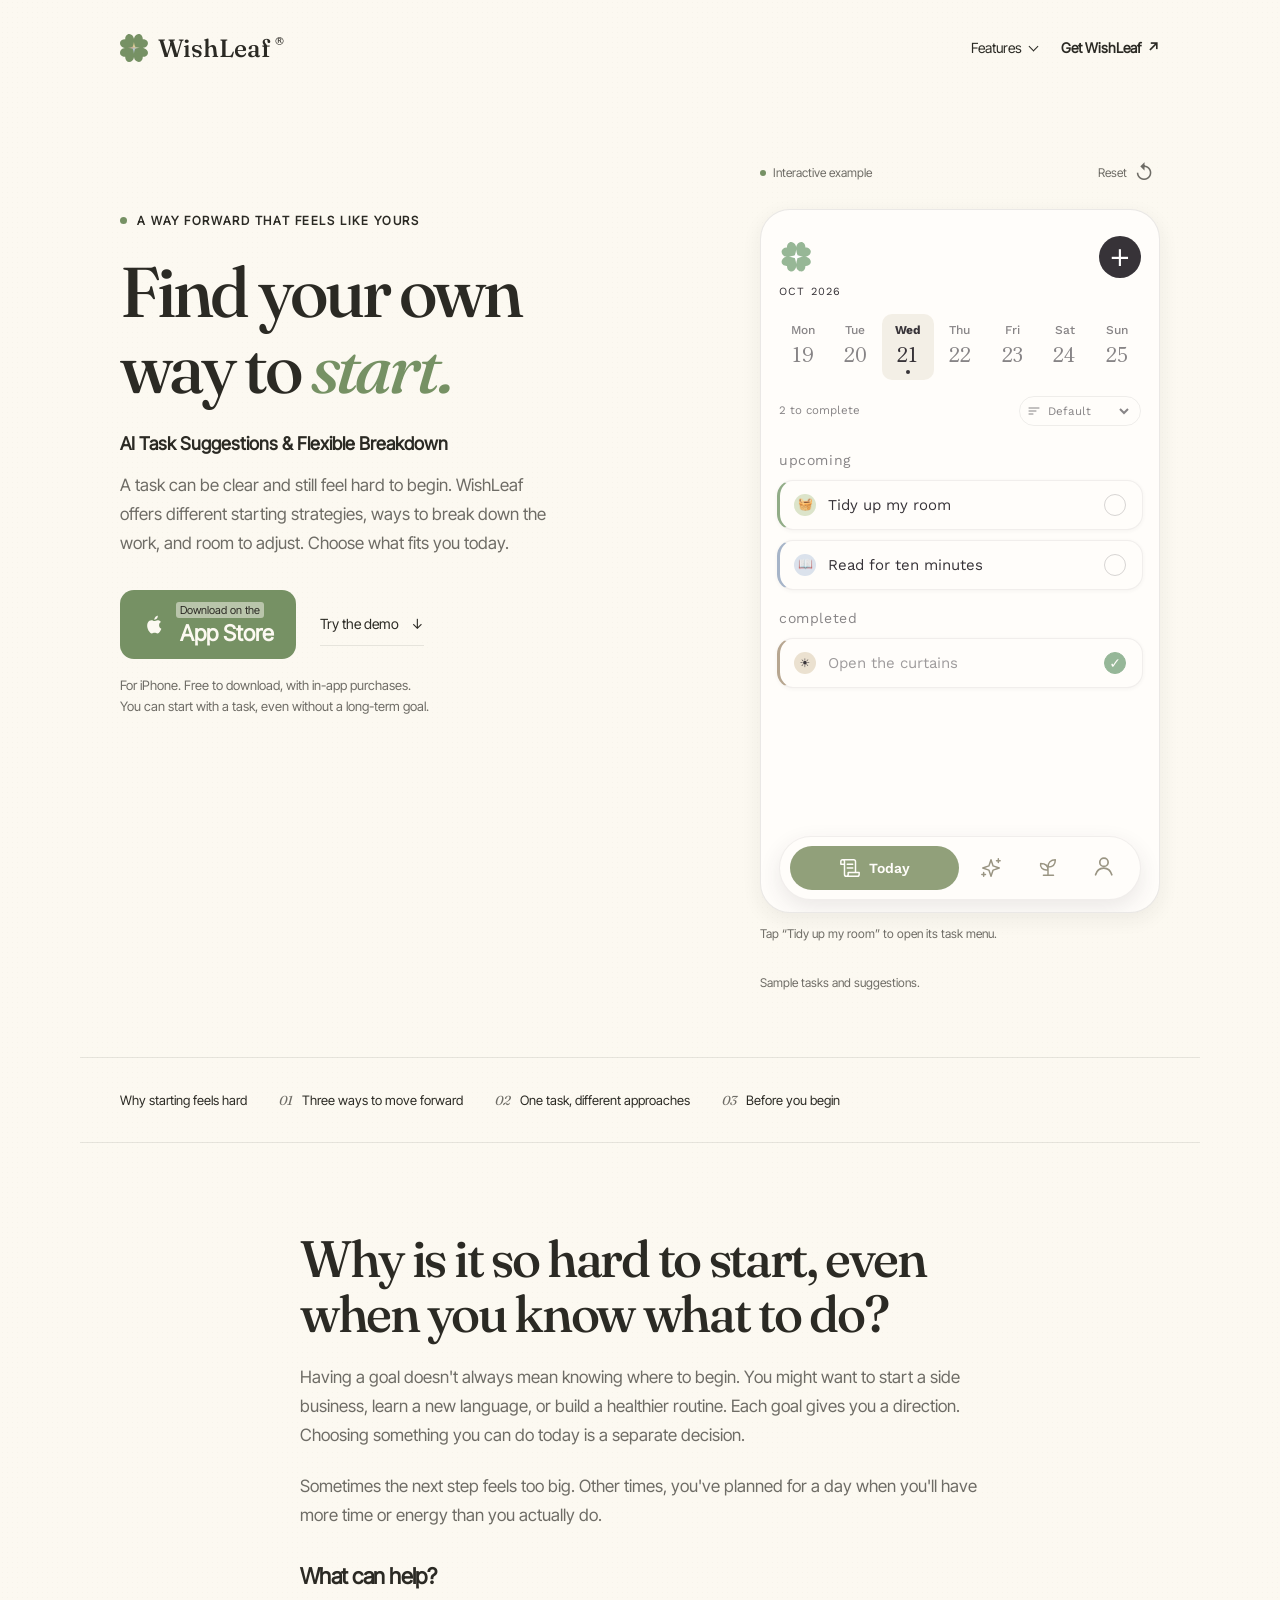
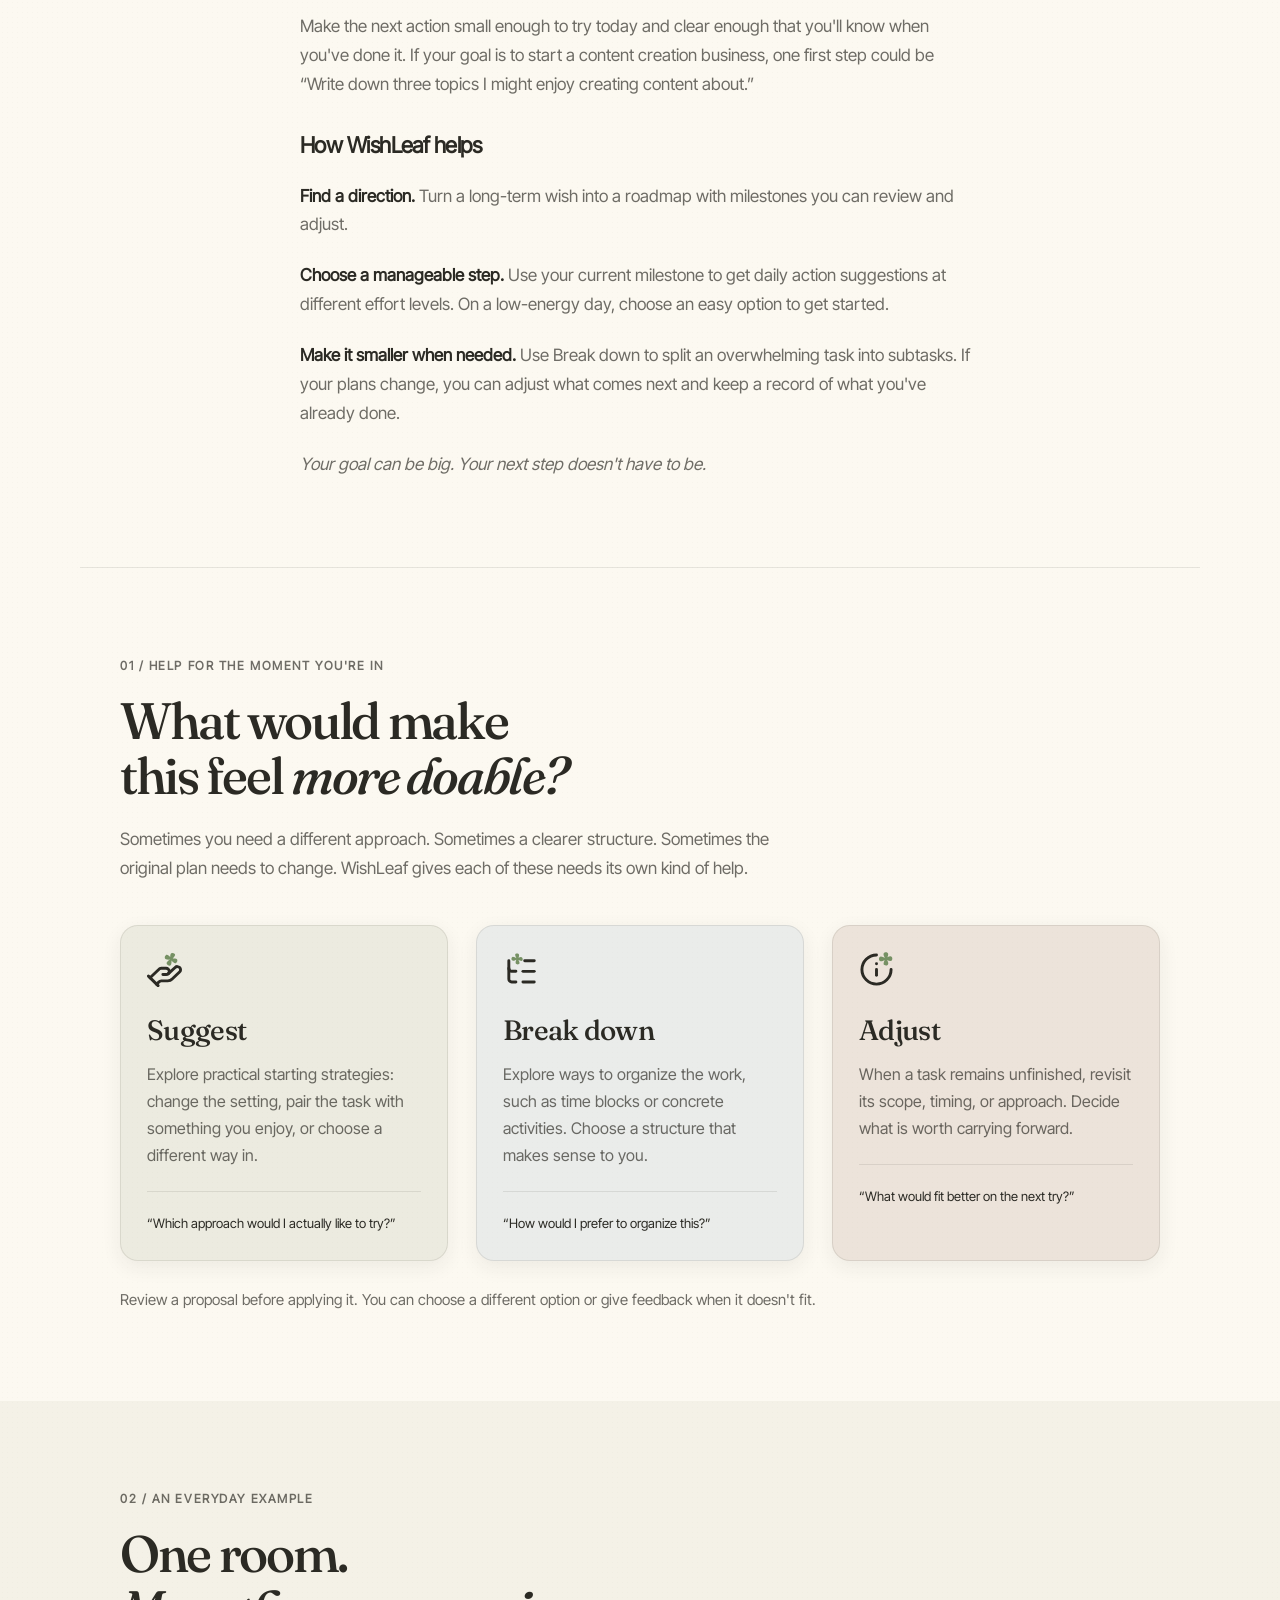
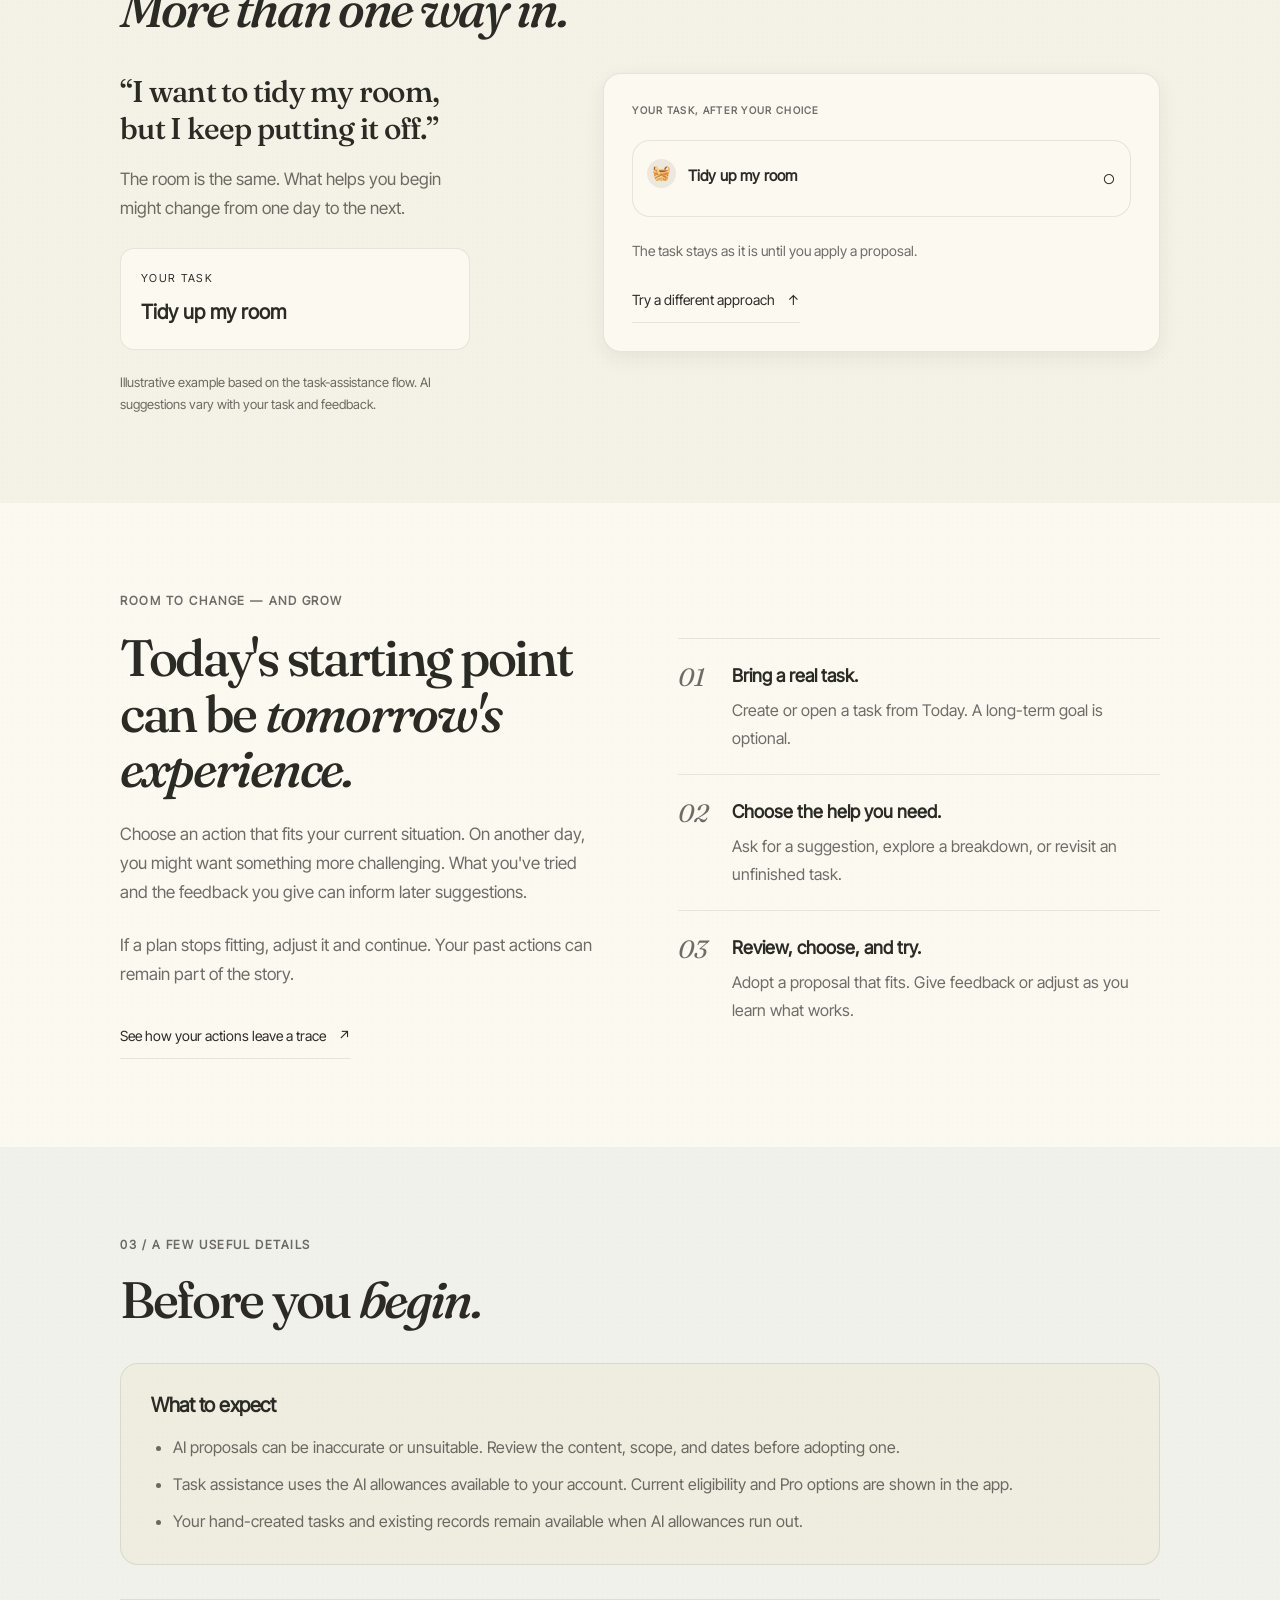
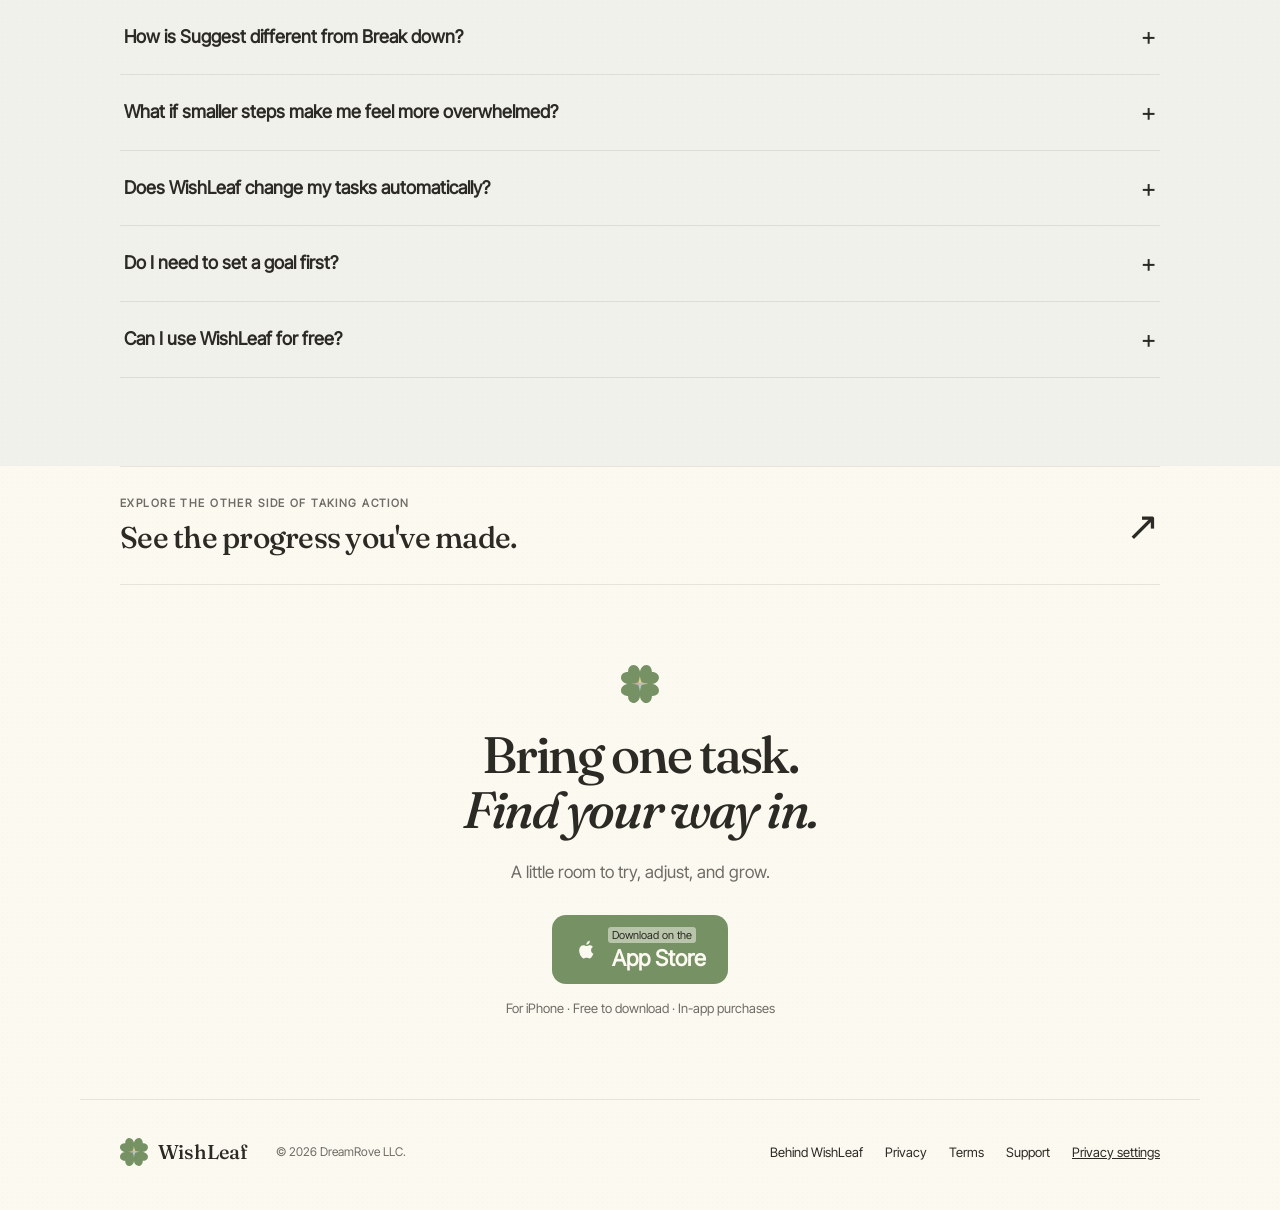
<file: features/action-start/index.html>
<!doctype html>
<html lang="en">
<head>
  <meta charset="utf-8">
  <meta name="viewport" content="width=device-width,initial-scale=1">
  <meta name="theme-color" content="#FCF9F1">
  <title>AI Task Suggestions & Flexible Task Breakdown — WishLeaf</title>
  <meta name="description" content="Find your own way to start with WishLeaf. Explore AI task suggestions, time-based or event-based breakdowns, and adjustments you choose before applying.">
  <meta name="robots" content="index, follow, max-image-preview:large">
  <link rel="canonical" href="https://wishleaf.app/features/action-start/">
  <meta property="og:type" content="website">
  <meta property="og:site_name" content="WishLeaf">
  <meta property="og:title" content="AI Task Suggestions & Flexible Task Breakdown — WishLeaf">
  <meta property="og:description" content="Find your own way to start with WishLeaf. Explore AI task suggestions, time-based or event-based breakdowns, and adjustments you choose before applying.">
  <meta property="og:url" content="https://wishleaf.app/features/action-start/">
  <meta property="og:image" content="https://wishleaf.app/images/demo_plant.png">
  <meta property="og:image:alt" content="A plant growing in WishLeaf">
  <meta name="twitter:card" content="summary">
  <meta name="twitter:title" content="AI Task Suggestions & Flexible Task Breakdown — WishLeaf">
  <meta name="twitter:description" content="Find your own way to start with WishLeaf. Explore AI task suggestions, time-based or event-based breakdowns, and adjustments you choose before applying.">
  <meta name="twitter:image" content="https://wishleaf.app/images/demo_plant.png">
  <meta name="twitter:image:alt" content="A plant growing in WishLeaf">
  <link rel="icon" href="../../images/icon.svg" type="image/svg+xml">
  <link rel="stylesheet" href="../features.css">
  <link rel="stylesheet" href="../demo-components.css">
  <link rel="stylesheet" href="../today-demo.css">
  <script src="../demo-components.js" defer></script>
  <script type="application/ld+json">
{
  "@context": "https://schema.org",
  "@graph": [
    {
      "@type": "WebPage",
      "@id": "https://wishleaf.app/features/action-start/#webpage",
      "url": "https://wishleaf.app/features/action-start/",
      "name": "AI Task Suggestions & Flexible Task Breakdown — WishLeaf",
      "description": "Find your own way to start with WishLeaf. Explore AI task suggestions, time-based or event-based breakdowns, and adjustments you choose before applying.",
      "inLanguage": "en",
      "isPartOf": {
        "@id": "https://wishleaf.app/#website"
      },
      "about": {
        "@id": "https://wishleaf.app/#app"
      },
      "breadcrumb": {
        "@id": "https://wishleaf.app/features/action-start/#breadcrumb"
      }
    },
    {
      "@type": "BreadcrumbList",
      "@id": "https://wishleaf.app/features/action-start/#breadcrumb",
      "itemListElement": [
        {
          "@type": "ListItem",
          "position": 1,
          "name": "WishLeaf",
          "item": "https://wishleaf.app/"
        },
        {
          "@type": "ListItem",
          "position": 2,
          "name": "Find your own way to start",
          "item": "https://wishleaf.app/features/action-start/"
        }
      ]
    }
  ]
}
  </script>
  <link rel="stylesheet" href="../../analytics.css">
  <script src="../../analytics-config.js" defer></script>
  <script src="../../analytics.js" defer></script>
  <link rel="stylesheet" href="../../navigation.css">
  <script src="../../navigation.js" defer></script>
</head>
<body>
<a class="skip" href="#main">Skip to content</a>
<header class="wl-header">
  <a class="wl-brand" href="../../" aria-label="WishLeaf home">
    <img src="../../images/icon.svg" alt="" width="28" height="28">WishLeaf<sup>®</sup>
  </a>
  <nav class="wl-nav" aria-label="Main navigation">
    <details class="feature-menu">
      <summary>Features</summary>
      <div class="feature-menu-panel">
        <a href="../">All features</a>
        <a href="../../features/action-start/" aria-current="page">Find your start</a>
        <a href="../../features/goal-progress/">See your progress</a>
        <a href="../../features/ai-coach/">Talk with AI Coach</a>
      </div>
    </details>
    <a class="wl-download" href="https://apps.apple.com/us/app/wishleaf/id6762046509" target="_blank" rel="noopener noreferrer" data-app-store data-cta-location="navigation">Get WishLeaf <span aria-hidden="true">↗</span></a>
  </nav>
</header>
<main id="main">
  <section class="hero wrap" aria-labelledby="page-title">
    <div class="hero-copy">
      <p class="eyebrow"><span class="eyebrow-dot" aria-hidden="true"></span>A way forward that feels like yours</p>
      <h1 id="page-title">Find your own<br>way to <em>start.</em></h1>
      <p class="hero-subtitle">AI Task Suggestions &amp; Flexible Breakdown</p>
      <p class="hero-description">A task can be clear and still feel hard to begin. WishLeaf offers different starting strategies, ways to break down the work, and room to adjust. Choose what fits you today.</p>
      <div class="hero-actions"><a class="store" href="https://apps.apple.com/us/app/wishleaf/id6762046509" target="_blank" rel="noopener noreferrer" data-app-store data-cta-location="hero" aria-label="Download WishLeaf on the App Store"><span class="apple-mark" aria-hidden="true"></span><span><small>Download on the</small><strong>App Store</strong></span></a><a class="text-link" href="#start-demo">Try the demo <span aria-hidden="true">↓</span></a></div>
      <p class="note">For iPhone. Free to download, with in-app purchases.<br>You can start with a task, even without a long-term goal.</p>
    </div>
    <wishleaf-action-demo id="start-demo" class="demo-stage" aria-label="Try WishLeaf task assistance">
      <div class="wld-demo-caption"><span><i></i> Interactive example</span><button type="button" class="wld-reset" data-reset aria-label="Reset task demo">Reset <span aria-hidden="true">↺</span></button></div>
      <div class="wld-app wlt-app">
        <div class="wlt-base" data-today-base>
          <div class="wlt-topbar" aria-hidden="true">
            <img src="../../images/features/clover.svg" alt="" width="36" height="36">
            <span class="wlt-add">+</span>
          </div>
          <p class="wlt-month">OCT 2026</p>
          <div class="wlt-dates" data-dates role="group" aria-label="Choose a sample date"></div>
          <div class="wlt-sortbar">
            <span data-task-count>2 to complete</span>
            <label class="wlt-sort"><svg viewBox="0 0 12 12" width="12" height="12" aria-hidden="true"><path d="M1 3h10M1 6h7M1 9h4" fill="none" stroke="currentColor" stroke-linecap="round"/></svg>
              <select aria-label="Sort sample tasks" data-sort>
                <option value="default">Default</option><option value="time">By time</option>
                <option value="difficulty">By difficulty</option><option value="goal">By goal</option>
              </select>
            </label>
          </div>
          <div class="wlt-list" data-task-list>
            <div data-demo-row data-time="Afternoon" data-difficulty="Medium" data-goal="A calmer home">
              <div class="wlt-row">
                <button type="button" class="wlt-task-title" data-open-task aria-expanded="false" aria-controls="task-helpers">
                  <span class="wlt-avatar" aria-hidden="true">🧺</span><strong data-task-title>Tidy up my room</strong>
                </button>
                <button type="button" class="wld-check" data-complete aria-pressed="false" aria-label="Mark the demo task complete"><span aria-hidden="true">✓</span></button>
              </div>
              <p data-task-detail hidden></p>
              <div class="wld-subtasks" data-subtasks hidden></div>
            </div>
            <div data-demo-row data-time="Evening" data-difficulty="Light" data-goal="Reading">
              <div class="wlt-row"><span class="wlt-avatar" aria-hidden="true">📖</span><span class="wlt-row-label">Read for ten minutes</span>
                <button type="button" class="wld-check" data-sample-check aria-label="Read for ten minutes completed" aria-pressed="false"><span aria-hidden="true">✓</span></button>
              </div>
            </div>
            <div data-demo-row data-time="Morning" data-difficulty="Light" data-goal="Everyday life">
              <div class="wlt-row"><span class="wlt-avatar" aria-hidden="true">☀️</span><span class="wlt-row-label">Open the curtains</span>
                <button type="button" class="wld-check" data-sample-check aria-label="Open the curtains completed" aria-pressed="true"><span aria-hidden="true">✓</span></button>
              </div>
            </div>
          </div>
          <p class="wlt-empty" data-empty hidden>No sample tasks for this day.<button type="button" data-date="21">Back to Today</button></p>
          <nav class="wlt-tabbar" aria-label="Demo views">
            <span aria-current="page"><svg viewBox="0 0 24 24" aria-hidden="true"><path d="M8 21h12a2 2 0 0 0 2-2v-2H10v2a2 2 0 0 1-4 0V5a2 2 0 1 0-4 0v3h4m-2-5h12a2 2 0 0 1 2 2v12M9 8h6m-6 4h6"/></svg>Today</span>
            <a href="../goal-progress/#progress-demo" aria-label="Goals"><svg viewBox="0 0 24 24" aria-hidden="true"><path d="m12 3 2.3 6.7L21 12l-6.7 2.3L12 21l-2.3-6.7L3 12l6.7-2.3ZM20 2v4m-2-2h4M4 17v4m-2-2h4"/></svg></a>
            <span role="img" aria-label="Growth"><svg viewBox="0 0 24 24" aria-hidden="true"><path d="M7 20h11M12 20v-8m0 2C6 15 3 11 4 7c6 0 8 3 8 7Zm0-3c0-5 3-8 8-8 0 5-3 8-8 8Z"/></svg></span>
            <span role="img" aria-label="Profile"><svg viewBox="0 0 20 21" aria-hidden="true"><circle cx="9" cy="5" r="4"/><path d="M1 17c2.5-8.5 13-8.5 15.5 0"/></svg></span>
          </nav>
          <div id="task-helpers" class="wlt-task-actions" data-task-actions hidden role="group" aria-label="Task assistance">
            <button type="button" data-help="breakdown" aria-haspopup="dialog"><img src="../../images/features/wishleaf_icon_decompose.svg" alt="">Breakdown</button>
            <button type="button" data-help="suggest" aria-haspopup="dialog"><img src="../../images/features/wishleaf_icon_suggestion.svg" alt="">Suggest</button>
            <button type="button" data-help="adjust" aria-haspopup="dialog"><img src="../../images/features/wishleaf_icon_failure_adjustment.svg" alt="">Adjust</button>
          </div>
        </div>
        <section class="wld-proposal wlt-overlay" data-proposal data-kind="suggest" role="dialog" aria-modal="false" aria-labelledby="proposal-task-title" hidden>
          <div class="wlt-overlay-heading"><div><p data-panel-label>Ways to start</p><h3 id="proposal-task-title" data-panel-title>Tidy up my room</h3></div><button type="button" data-close-proposal aria-label="Close suggestions">×</button></div>
          <div class="wld-choices" data-choices></div>
          <div class="wlt-overlay-footer"><p class="wlt-ai-note">Sample suggestions. Select a card to apply it.</p></div>
        </section>
      </div>
      <p class="wld-feedback" data-feedback role="status" aria-live="polite">Tap “Tidy up my room” to open its task menu.</p>
      <p class="wld-footnote">Sample tasks and suggestions.</p>
    </wishleaf-action-demo>
  </section>
  <nav class="section-nav wrap" aria-label="On this page"><a href="#why-starting-is-hard">Why starting feels hard</a><a href="#approaches"><span>01</span> Three ways to move forward</a><a href="#example"><span>02</span> One task, different approaches</a><a href="#questions"><span>03</span> Before you begin</a></nav>

  <section class="section wrap start-guide" aria-labelledby="why-starting-is-hard">
    <div class="section-heading">
      <h2 id="why-starting-is-hard">Why is it so hard to start, even when you know what to do?</h2>
      <p>Having a goal doesn't always mean knowing where to begin. You might want to start a side business, learn a new language, or build a healthier routine. Each goal gives you a direction. Choosing something you can do today is a separate decision.</p>
      <p>Sometimes the next step feels too big. Other times, you've planned for a day when you'll have more time or energy than you actually do.</p>
      <h3>What can help?</h3>
      <p>Make the next action small enough to try today and clear enough that you'll know when you've done it. If your goal is to start a content creation business, one first step could be “Write down three topics I might enjoy creating content about.”</p>
      <h3>How WishLeaf helps</h3>
      <p><strong>Find a direction.</strong> Turn a long-term wish into a roadmap with milestones you can review and adjust.</p>
      <p><strong>Choose a manageable step.</strong> Use your current milestone to get daily action suggestions at different effort levels. On a low-energy day, choose an easy option to get started.</p>
      <p><strong>Make it smaller when needed.</strong> Use Break down to split an overwhelming task into subtasks. If your plans change, you can adjust what comes next and keep a record of what you've already done.</p>
      <p><em>Your goal can be big. Your next step doesn't have to be.</em></p>
    </div>
  </section>

  <section class="section wrap" id="approaches" aria-labelledby="approaches-title">
    <div class="section-heading"><p class="eyebrow">01 / Help for the moment you're in</p><h2>What would make<br>this feel <em>more doable?</em></h2><p>Sometimes you need a different approach. Sometimes a clearer structure. Sometimes the original plan needs to change. WishLeaf gives each of these needs its own kind of help.</p></div>
    <div class="three-columns">
      <article class="method"><img src="../../images/wishleaf_icon_suggestion.svg" alt="" width="35" height="35"><h3>Suggest</h3><p>Explore practical starting strategies: change the setting, pair the task with something you enjoy, or choose a different way in.</p><p class="method-question">“Which approach would I actually like to try?”</p></article>
      <article class="method"><img src="../../images/wishleaf_icon_decompose.svg" alt="" width="35" height="35"><h3>Break down</h3><p>Explore ways to organize the work, such as time blocks or concrete activities. Choose a structure that makes sense to you.</p><p class="method-question">“How would I prefer to organize this?”</p></article>
      <article class="method"><img src="../../images/wishleaf_icon_failure_adjustment.svg" alt="" width="35" height="35"><h3>Adjust</h3><p>When a task remains unfinished, revisit its scope, timing, or approach. Decide what is worth carrying forward.</p><p class="method-question">“What would fit better on the next try?”</p></article>
    </div>
    <p class="section-tail">Review a proposal before applying it. You can choose a different option or give feedback when it doesn't fit.</p>
  </section>

  <section class="tinted" id="example" aria-labelledby="example-title"><div class="section wrap">
    <div class="section-heading"><p class="eyebrow">02 / An everyday example</p><h2>One room.<br><em>More than one way in.</em></h2></div>
    <div class="example-layout">
      <div class="example-context"><h3>“I want to tidy my room, but I keep putting it off.”</h3><p>The room is the same. What helps you begin might change from one day to the next.</p><div class="task-ticket"><span>YOUR TASK</span><strong>Tidy up my room</strong></div><p class="note">Illustrative example based on the task-assistance flow. AI suggestions vary with your task and feedback.</p></div>
<wishleaf-task-result class="demo-stage" aria-label="Result of your task demo">
        <div class="wld-result"><p class="eyebrow">YOUR TASK, AFTER YOUR CHOICE</p><div class="wld-task"><span class="wld-task-emoji" aria-hidden="true">🧺</span><div><strong data-result-title>Tidy up my room</strong><p data-result-detail>Waiting for your choice in the demo above.</p></div><span class="wld-result-mark" data-result-mark aria-hidden="true">○</span></div><div data-result-subtasks></div><p class="wld-result-status" data-result-status role="status" aria-live="polite">The task stays as it is until you apply a proposal.</p><a class="text-link" href="#start-demo">Try a different approach <span aria-hidden="true">↑</span></a></div>
      </wishleaf-task-result>
    </div>
  </div></section>

  <section class="section wrap">
    <div class="split">
      <div class="split-copy"><p class="eyebrow">Room to change — and grow</p><h2>Today's starting point<br>can be <em>tomorrow's experience.</em></h2><p>Choose an action that fits your current situation. On another day, you might want something more challenging. What you've tried and the feedback you give can inform later suggestions.</p><p>If a plan stops fitting, adjust it and continue. Your past actions can remain part of the story.</p><a class="text-link" href="../goal-progress/">See how your actions leave a trace <span aria-hidden="true">↗</span></a></div>
      <ol class="steps" aria-label="How to use task assistance"><li><div><strong>Bring a real task.</strong><p>Create or open a task from Today. A long-term goal is optional.</p></div></li><li><div><strong>Choose the help you need.</strong><p>Ask for a suggestion, explore a breakdown, or revisit an unfinished task.</p></div></li><li><div><strong>Review, choose, and try.</strong><p>Adopt a proposal that fits. Give feedback or adjust as you learn what works.</p></div></li></ol>
    </div>
  </section>

  <section class="tinted-blue" id="questions" aria-labelledby="questions-title"><div class="section wrap">
    <div class="section-heading"><p class="eyebrow">03 / A few useful details</p><h2>Before you <em>begin.</em></h2></div>
    <div class="boundaries"><h3>What to expect</h3><ul><li>AI proposals can be inaccurate or unsuitable. Review the content, scope, and dates before adopting one.</li><li>Task assistance uses the AI allowances available to your account. Current eligibility and Pro options are shown in the app.</li><li>Your hand-created tasks and existing records remain available when AI allowances run out.</li></ul></div>
    <div class="faq">
      <details><summary>How is Suggest different from Break down?</summary><p>Suggest offers practical ways to approach or begin a task. Break down proposes a structure of smaller tasks, which may be organized by time, activity, or sequence. You can choose the kind of help that suits the situation.</p></details>
      <details><summary>What if smaller steps make me feel more overwhelmed?</summary><p>Try Suggest to explore another starting strategy, or give feedback on a breakdown that doesn't fit. You decide which proposals to adopt. A longer checklist is only useful if it helps you act.</p></details>
      <details><summary>Does WishLeaf change my tasks automatically?</summary><p>Task-assistance proposals are presented for review. Choosing and adopting a proposal applies it to the task or creates subtasks. Review the proposed change before confirming it.</p></details>
      <details><summary>Do I need to set a goal first?</summary><p>No. You can create an everyday task and use task assistance on its own. If you have a longer-term goal, you can associate the task with it.</p></details>
      <details><summary>Can I use WishLeaf for free?</summary><p>Yes. You get free credits to try WishLeaf’s AI features.</p></details>
    </div>
  </div></section>
  <div class="wrap"><a class="next-feature" href="../goal-progress/"><div><p class="eyebrow">Explore the other side of taking action</p><h3>See the progress you've made.</h3></div><span class="arrow" aria-hidden="true">↗</span></a></div>
  <section class="closing wrap" aria-labelledby="download-title"><img src="../../images/icon.svg" alt="" width="38" height="38"><h2 id="download-title">Bring one task.<br><em>Find your way in.</em></h2><p>A little room to try, adjust, and grow.</p><a class="store" href="https://apps.apple.com/us/app/wishleaf/id6762046509" target="_blank" rel="noopener noreferrer" data-app-store data-cta-location="footer" aria-label="Download WishLeaf on the App Store"><span class="apple-mark" aria-hidden="true"></span><span><small>Download on the</small><strong>App Store</strong></span></a><p class="note">For iPhone · Free to download · In-app purchases</p></section>
</main>
<footer class="site-footer wrap"><a class="brand" href="../../"><img src="../../images/icon.svg" alt="" width="22" height="22">WishLeaf</a><p>© 2026 DreamRove LLC.</p><nav aria-label="Footer navigation"><a href="../../behind-wishleaf/">Behind WishLeaf</a><a href="../../privacy/">Privacy</a><a href="../../terms/">Terms</a><a href="../../support/">Support</a></nav></footer>
</body>
</html>
</file>
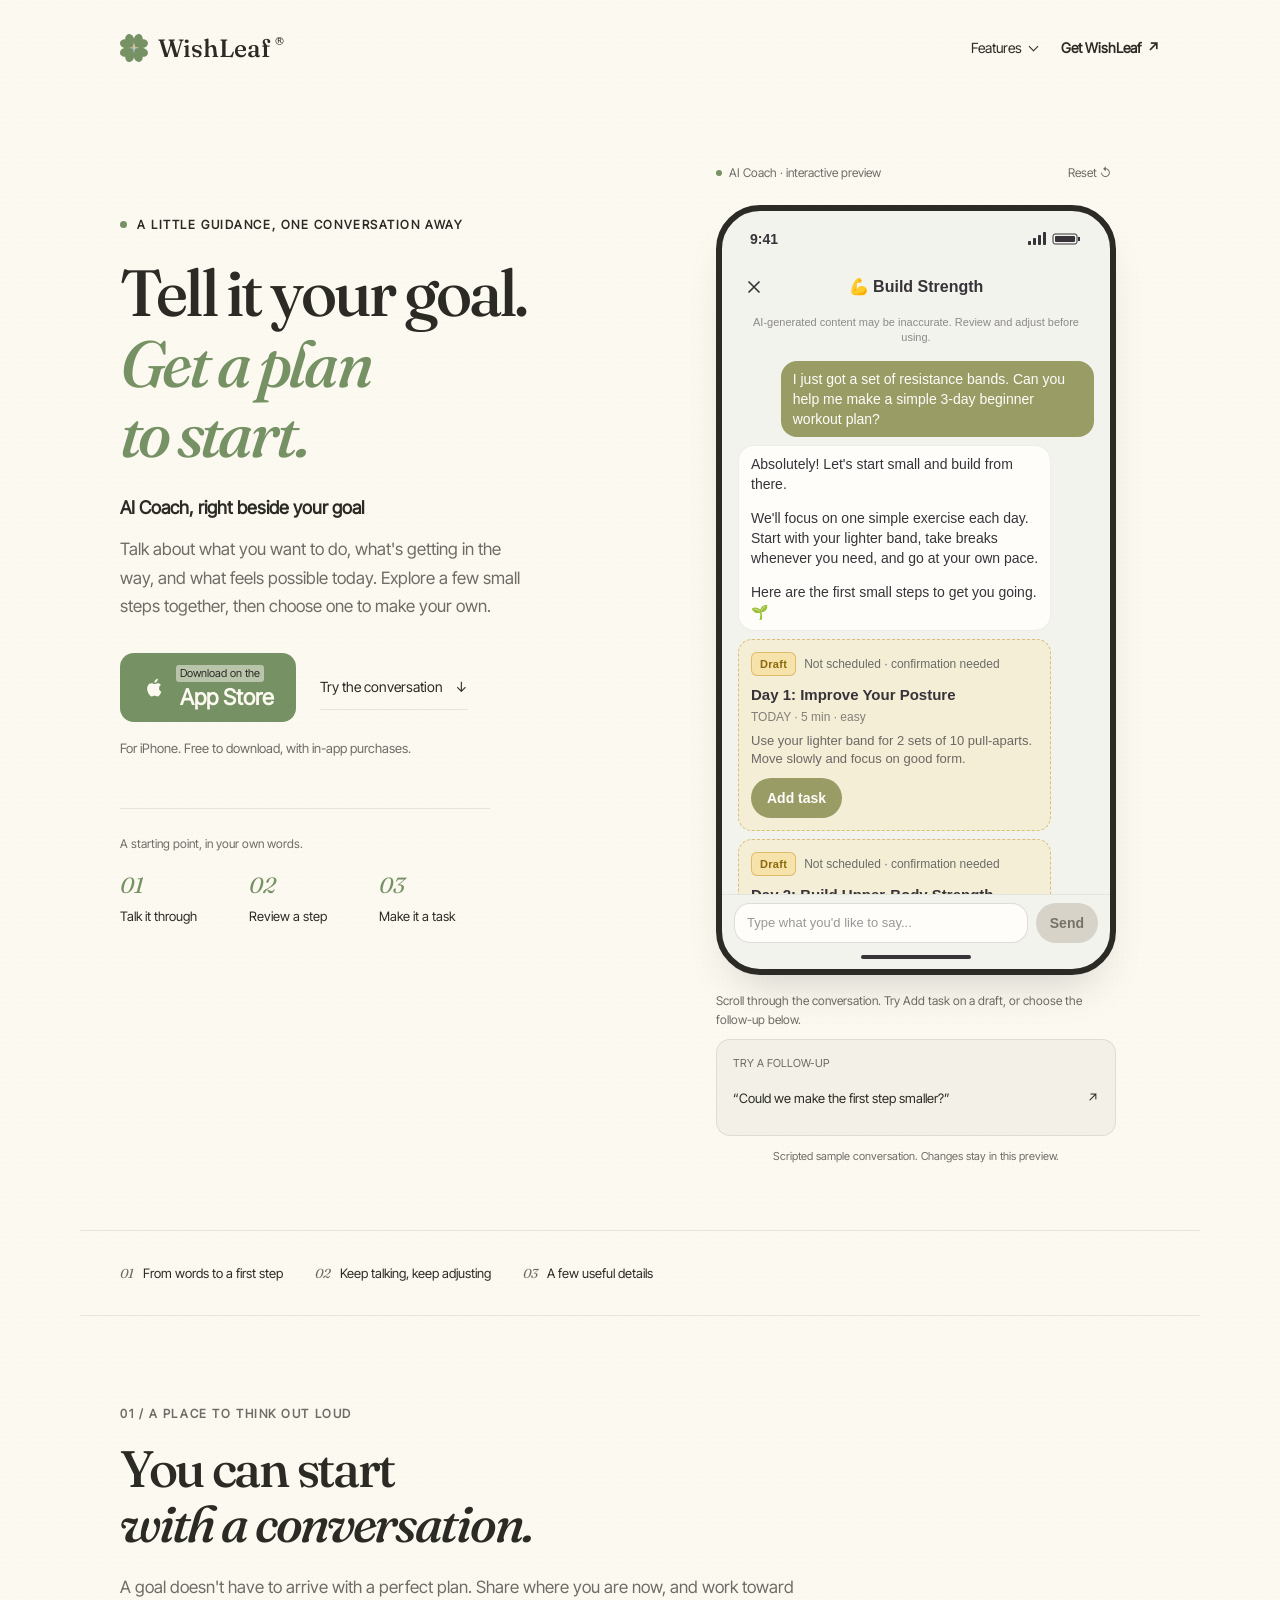
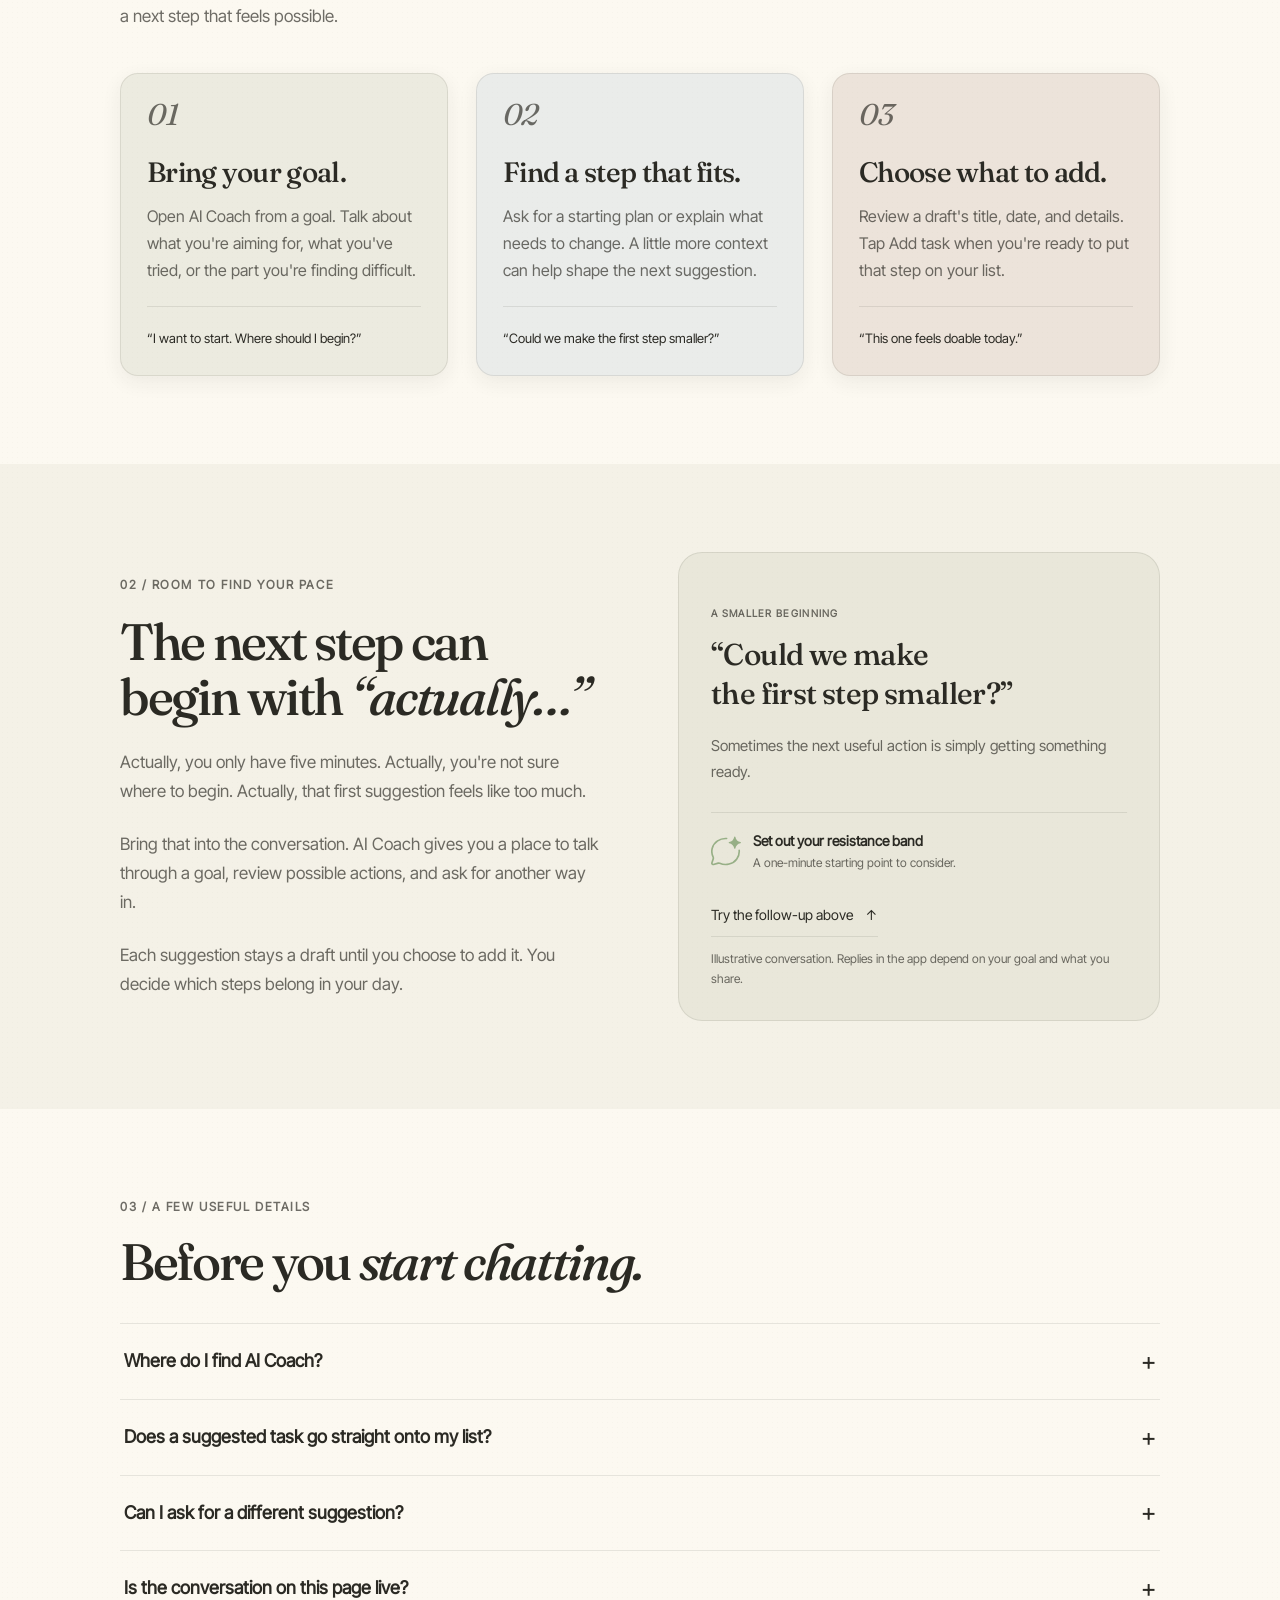
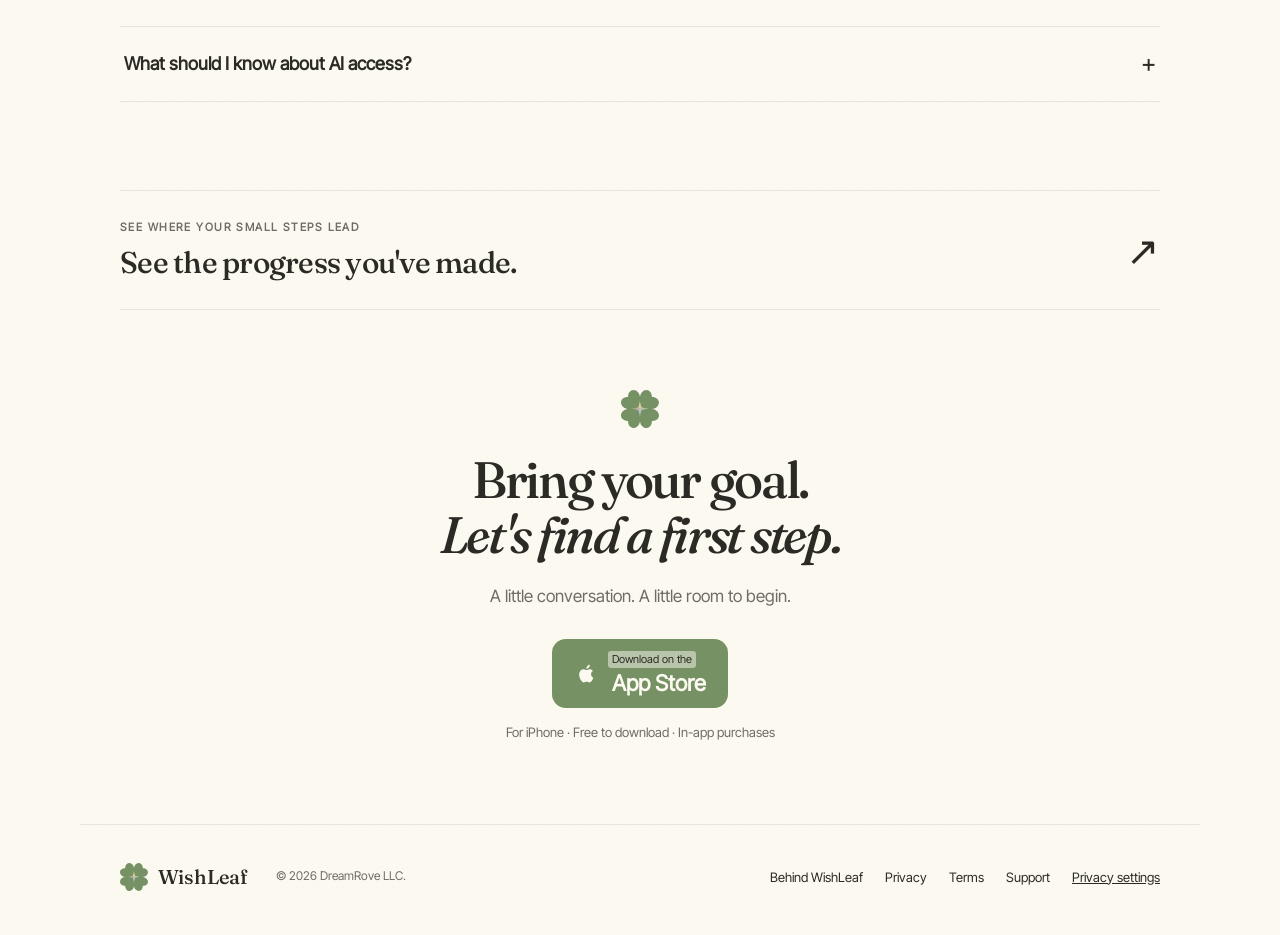
<file: features/ai-coach/index.html>
<!doctype html>
<html lang="en">
<head>
  <meta charset="utf-8">
  <meta name="viewport" content="width=device-width,initial-scale=1">
  <meta name="theme-color" content="#FCF9F1">
  <title>AI Coach — Turn a Conversation into a First Step | WishLeaf</title>
  <meta name="description" content="Talk through a goal with WishLeaf's AI Coach. Explore a starting plan, ask for a smaller step, and choose which suggested tasks to add.">
  <meta name="robots" content="index, follow, max-image-preview:large">
  <link rel="canonical" href="https://wishleaf.app/features/ai-coach/">
  <meta property="og:type" content="website">
  <meta property="og:site_name" content="WishLeaf">
  <meta property="og:title" content="Tell it your goal. Get a plan to start. — WishLeaf AI Coach">
  <meta property="og:description" content="A conversation about your goal. Small steps to review. A starting point you choose.">
  <meta property="og:url" content="https://wishleaf.app/features/ai-coach/">
  <meta property="og:image" content="https://wishleaf.app/images/demo_plant.png">
  <meta property="og:image:alt" content="A plant growing in WishLeaf">
  <meta name="twitter:card" content="summary">
  <meta name="twitter:title" content="Tell it your goal. Get a plan to start. — WishLeaf AI Coach">
  <meta name="twitter:description" content="A conversation about your goal. Small steps to review. A starting point you choose.">
  <meta name="twitter:image" content="https://wishleaf.app/images/demo_plant.png">
  <meta name="twitter:image:alt" content="A plant growing in WishLeaf">
  <link rel="icon" href="../../images/icon.svg" type="image/svg+xml">
  <link rel="stylesheet" href="../features.css">
  <link rel="stylesheet" href="../coach-demo.css">
  <script src="../coach-demo.js" defer></script>
  <link rel="stylesheet" href="../../analytics.css">
  <script src="../../analytics-config.js" defer></script>
  <script src="../../analytics.js" defer></script>
  <link rel="stylesheet" href="../../navigation.css">
  <script src="../../navigation.js" defer></script>
  <script type="application/ld+json">
  {
    "@context": "https://schema.org",
    "@graph": [
      {
        "@type": "WebPage",
        "@id": "https://wishleaf.app/features/ai-coach/#webpage",
        "url": "https://wishleaf.app/features/ai-coach/",
        "name": "AI Coach — Turn a Conversation into a First Step | WishLeaf",
        "description": "Talk through a goal, review suggested tasks, and choose a starting point with WishLeaf's AI Coach.",
        "inLanguage": "en",
        "isPartOf": { "@id": "https://wishleaf.app/#website" },
        "about": { "@id": "https://wishleaf.app/#app" },
        "breadcrumb": { "@id": "https://wishleaf.app/features/ai-coach/#breadcrumb" }
      },
      {
        "@type": "BreadcrumbList",
        "@id": "https://wishleaf.app/features/ai-coach/#breadcrumb",
        "itemListElement": [
          { "@type": "ListItem", "position": 1, "name": "WishLeaf", "item": "https://wishleaf.app/" },
          { "@type": "ListItem", "position": 2, "name": "AI Coach", "item": "https://wishleaf.app/features/ai-coach/" }
        ]
      }
    ]
  }
  </script>
</head>
<body>
<a class="skip" href="#main">Skip to content</a>
<header class="wl-header">
  <a class="wl-brand" href="../../" aria-label="WishLeaf home"><img src="../../images/icon.svg" alt="" width="28" height="28">WishLeaf<sup>®</sup></a>
  <nav class="wl-nav" aria-label="Main navigation">
    <details class="feature-menu">
      <summary>Features</summary>
      <div class="feature-menu-panel">
        <a href="../">All features</a>
        <a href="../../features/action-start/">Find your start</a>
        <a href="../../features/goal-progress/">See your progress</a>
        <a href="../../features/ai-coach/" aria-current="page">Talk with AI Coach</a>
      </div>
    </details>
    <a class="wl-download" href="https://apps.apple.com/us/app/wishleaf/id6762046509" target="_blank" rel="noopener noreferrer" data-app-store data-cta-location="navigation">Get WishLeaf <span aria-hidden="true">↗</span></a>
  </nav>
</header>
<main id="main">
  <section class="hero wrap coach-hero" aria-labelledby="page-title">
    <div class="hero-copy">
      <p class="eyebrow"><span class="eyebrow-dot" aria-hidden="true"></span>A little guidance, one conversation away</p>
      <h1 id="page-title">Tell it your goal.<br><em>Get a plan<br>to start.</em></h1>
      <p class="hero-subtitle">AI Coach, right beside your goal</p>
      <p class="hero-description">Talk about what you want to do, what's getting in the way, and what feels possible today. Explore a few small steps together, then choose one to make your own.</p>
      <div class="hero-actions">
        <a class="store" href="https://apps.apple.com/us/app/wishleaf/id6762046509" target="_blank" rel="noopener noreferrer" data-app-store data-cta-location="hero" aria-label="Download WishLeaf on the App Store"><span class="apple-mark" aria-hidden="true"></span><span><small>Download on the</small><strong>App Store</strong></span></a>
        <a class="text-link" href="#coach-demo">Try the conversation <span aria-hidden="true">↓</span></a>
      </div>
      <p class="note">For iPhone. Free to download, with in-app purchases.</p>
      <div class="coach-journey">
        <p>A starting point, in your own words.</p>
        <ol aria-label="How AI Coach works"><li><span>01</span>Talk it through</li><li><span>02</span>Review a step</li><li><span>03</span>Make it a task</li></ol>
      </div>
    </div>

    <wishleaf-coach-demo id="coach-demo" aria-label="AI Coach sample conversation">
      <div class="wlc-caption"><span><i aria-hidden="true"></i> AI Coach · interactive preview</span><button class="wlc-reset" type="button" data-coach-reset disabled aria-label="Reset AI Coach demo">Reset ↺</button></div>
      <div class="wlc-phone">
        <div class="wlc-status-bar" aria-hidden="true"><span>9:41</span><svg viewBox="0 0 54 14"><g fill="currentColor"><rect x="0" y="9" width="3" height="4" rx=".8"/><rect x="5" y="6" width="3" height="7" rx=".8"/><rect x="10" y="3" width="3" height="10" rx=".8"/><rect x="15" y="0" width="3" height="13" rx=".8"/></g><rect x="25" y="2" width="24" height="10" rx="2" fill="none" stroke="currentColor"/><rect x="27" y="4" width="20" height="6" rx="1" fill="currentColor"/><path d="M51 5v4" stroke="currentColor" stroke-width="2"/></svg></div>
        <div class="wlc-header">
          <a class="wlc-close" href="../goal-progress/#progress-demo" aria-label="Close goal chat and explore Goals"><svg viewBox="0 0 24 24" aria-hidden="true"><path d="m6 6 12 12M18 6 6 18"/></svg></a>
          <h2>💪 Build Strength</h2><span aria-hidden="true"></span>
        </div>
        <p class="wlc-ai-note">AI-generated content may be inaccurate. Review and adjust before using.</p>
        <div class="wlc-messages" data-coach-messages tabindex="0" role="region" aria-label="Sample conversation. Scroll to review suggested tasks.">
          <div class="wlc-row wlc-row-user"><div class="wlc-column"><div class="wlc-bubble"><span class="wlc-sr-only">You: </span><p>I just got a set of resistance bands. Can you help me make a simple 3-day beginner workout plan?</p></div></div></div>
          <div class="wlc-row"><div class="wlc-column">
            <div class="wlc-bubble"><span class="wlc-sr-only">AI Coach: </span><p>Absolutely! Let's start small and build from there.</p><p>We'll focus on one simple exercise each day. Start with your lighter band, take breaks whenever you need, and go at your own pace.</p><p>Here are the first small steps to get you going. 🌱</p></div>
            <div class="wlc-drafts">
              <article class="wlc-task" data-coach-task="01">
                <p class="wlc-task-status"><span class="wlc-draft-badge">Draft</span><span>Not scheduled · confirmation needed</span></p>
                <h3>Day 1: Improve Your Posture</h3>
                <p class="wlc-task-meta">TODAY · 5 min · easy</p>
                <p class="wlc-task-description">Use your lighter band for 2 sets of 10 pull-aparts. Move slowly and focus on good form.</p>
                <button class="wlc-add" type="button" data-coach-add disabled aria-label="Add task: Day 1: Improve Your Posture">Add task</button>
              </article>
              <article class="wlc-task" data-coach-task="02">
                <p class="wlc-task-status"><span class="wlc-draft-badge">Draft</span><span>Not scheduled · confirmation needed</span></p>
                <h3>Day 2: Build Upper-Body Strength</h3>
                <p class="wlc-task-meta">TOMORROW · 5 min · easy</p>
                <button class="wlc-add" type="button" data-coach-add disabled aria-label="Add task: Day 2: Build Upper-Body Strength">Add task</button>
              </article>
            </div>
          </div></div>
        </div>
        <form class="wlc-composer" aria-label="Send the sample follow-up">
          <label class="wlc-sr-only" for="coach-message">Sample message. Choose the follow-up below the phone.</label>
          <textarea id="coach-message" data-coach-input readonly rows="1" placeholder="Type what you'd like to say..." aria-describedby="coach-sample-note"></textarea>
          <button class="wlc-send" type="submit" data-coach-send disabled>Send</button>
        </form>
        <div class="wlc-home-bar" aria-hidden="true"></div>
      </div>
      <p class="wlc-feedback" data-coach-feedback role="status" aria-live="polite">Scroll through the conversation. Try Add task on a draft, or choose the follow-up below.</p>
      <div class="wlc-follow-up"><p>TRY A FOLLOW-UP</p><button type="button" data-coach-follow-up disabled>“Could we make the first step smaller?” <span aria-hidden="true">↗</span></button></div>
      <p class="wlc-sample-note" id="coach-sample-note">Scripted sample conversation. Changes stay in this preview.</p>
      <noscript><p class="note">Enable JavaScript to try adding a task and sending the sample follow-up.</p></noscript>
      <template>
        <div class="wlc-row wlc-row-user"><div class="wlc-column"><div class="wlc-bubble"><span class="wlc-sr-only">You: </span><p>Could we make the first step smaller?</p></div></div></div>
        <div class="wlc-row"><div class="wlc-column">
          <div class="wlc-bubble"><span class="wlc-sr-only">AI Coach: </span><p>Of course. Let's make the starting point simply getting your resistance band ready.</p><p>Set it somewhere you'll see it. You can decide what comes next when you're ready. 🌱</p></div>
          <div class="wlc-drafts"><article class="wlc-task" data-coach-task="03">
            <p class="wlc-task-status"><span class="wlc-draft-badge">Draft</span><span>Not scheduled · confirmation needed</span></p>
            <h3>Set out your resistance band</h3>
            <p class="wlc-task-meta">TODAY · 1 min · easy</p>
            <p class="wlc-task-description">Put your band in a place where you'll notice it. That can be your first step today.</p>
            <button class="wlc-add" type="button" data-coach-add disabled aria-label="Add task: Set out your resistance band">Add task</button>
          </article></div>
        </div></div>
      </template>
    </wishleaf-coach-demo>
  </section>

  <nav class="section-nav wrap" aria-label="On this page"><a href="#conversation"><span>01</span> From words to a first step</a><a href="#your-pace"><span>02</span> Keep talking, keep adjusting</a><a href="#questions"><span>03</span> A few useful details</a></nav>
  <section class="section wrap" id="conversation" aria-labelledby="conversation-title">
    <div class="section-heading"><p class="eyebrow">01 / A place to think out loud</p><h2>You can start<br><em>with a conversation.</em></h2><p>A goal doesn't have to arrive with a perfect plan. Share where you are now, and work toward a next step that feels possible.</p></div>
    <div class="three-columns">
      <article class="method coach-method"><span class="coach-number" aria-hidden="true">01</span><h3>Bring your goal.</h3><p>Open AI Coach from a goal. Talk about what you're aiming for, what you've tried, or the part you're finding difficult.</p><p class="method-question">“I want to start. Where should I begin?”</p></article>
      <article class="method coach-method"><span class="coach-number" aria-hidden="true">02</span><h3>Find a step that fits.</h3><p>Ask for a starting plan or explain what needs to change. A little more context can help shape the next suggestion.</p><p class="method-question">“Could we make the first step smaller?”</p></article>
      <article class="method coach-method"><span class="coach-number" aria-hidden="true">03</span><h3>Choose what to add.</h3><p>Review a draft's title, date, and details. Tap Add task when you're ready to put that step on your list.</p><p class="method-question">“This one feels doable today.”</p></article>
    </div>
  </section>

  <section class="tinted" id="your-pace" aria-labelledby="pace-title"><div class="section wrap split">
    <div class="split-copy"><p class="eyebrow">02 / Room to find your pace</p><h2>The next step can<br>begin with <em>“actually…”</em></h2><p>Actually, you only have five minutes. Actually, you're not sure where to begin. Actually, that first suggestion feels like too much.</p><p>Bring that into the conversation. AI Coach gives you a place to talk through a goal, review possible actions, and ask for another way in.</p><p>Each suggestion stays a draft until you choose to add it. You decide which steps belong in your day.</p></div>
    <figure class="coach-conversation">
      <p class="eyebrow">A smaller beginning</p>
      <blockquote>“Could we make<br>the first step smaller?”</blockquote>
      <p>Sometimes the next useful action is simply getting something ready.</p>
      <div class="coach-result"><img src="../../images/features/ai-coach.svg" alt="" width="30" height="30"><div><strong>Set out your resistance band</strong><span>A one-minute starting point to consider.</span></div></div>
      <a class="text-link" href="#coach-demo">Try the follow-up above <span aria-hidden="true">↑</span></a>
      <figcaption>Illustrative conversation. Replies in the app depend on your goal and what you share.</figcaption>
    </figure>
  </div></section>

  <section class="section wrap" id="questions" aria-labelledby="questions-title">
    <div class="section-heading"><p class="eyebrow">03 / A few useful details</p><h2>Before you <em>start chatting.</em></h2></div>
    <div class="faq">
      <details><summary>Where do I find AI Coach?</summary><p>Open Goals and tap the AI Coach icon on a goal card. The conversation belongs to that goal, so you can return to it as you work through your next steps.</p></details>
      <details><summary>Does a suggested task go straight onto my list?</summary><p>A proposed task starts as a draft marked “Not scheduled · confirmation needed.” Review it and tap Add task to create it. Suggestions you haven't confirmed remain drafts in the conversation.</p></details>
      <details><summary>Can I ask for a different suggestion?</summary><p>Yes. Keep chatting about what doesn't fit, how much time you have, or what you'd like to try instead. Review any new drafts before adding them.</p></details>
      <details><summary>Is the conversation on this page live?</summary><p>This page uses a scripted example so you can try sending a follow-up and adding draft tasks. Nothing is sent to an AI service or saved to an account. Open WishLeaf for a conversation about your own goal.</p></details>
      <details><summary>What should I know about AI access?</summary><p>AI Coach uses the AI access available to your account. Current allowances and Pro options are shown in the app. AI-generated content can be inaccurate; review suggestions and adjust them to your situation before using them.</p></details>
    </div>
  </section>
  <div class="wrap"><a class="next-feature" href="../goal-progress/"><div><p class="eyebrow">See where your small steps lead</p><h3>See the progress you've made.</h3></div><span class="arrow" aria-hidden="true">↗</span></a></div>
  <section class="closing wrap" aria-labelledby="download-title"><img src="../../images/icon.svg" alt="" width="38" height="38"><h2 id="download-title">Bring your goal.<br><em>Let's find a first step.</em></h2><p>A little conversation. A little room to begin.</p><a class="store" href="https://apps.apple.com/us/app/wishleaf/id6762046509" target="_blank" rel="noopener noreferrer" data-app-store data-cta-location="footer" aria-label="Download WishLeaf on the App Store"><span class="apple-mark" aria-hidden="true"></span><span><small>Download on the</small><strong>App Store</strong></span></a><p class="note">For iPhone · Free to download · In-app purchases</p></section>
</main>
<footer class="site-footer wrap"><a class="brand" href="../../"><img src="../../images/icon.svg" alt="" width="22" height="22">WishLeaf</a><p>© 2026 DreamRove LLC.</p><nav aria-label="Footer navigation"><a href="../../behind-wishleaf/">Behind WishLeaf</a><a href="../../privacy/">Privacy</a><a href="../../terms/">Terms</a><a href="../../support/">Support</a></nav></footer>
</body>
</html>
</file>
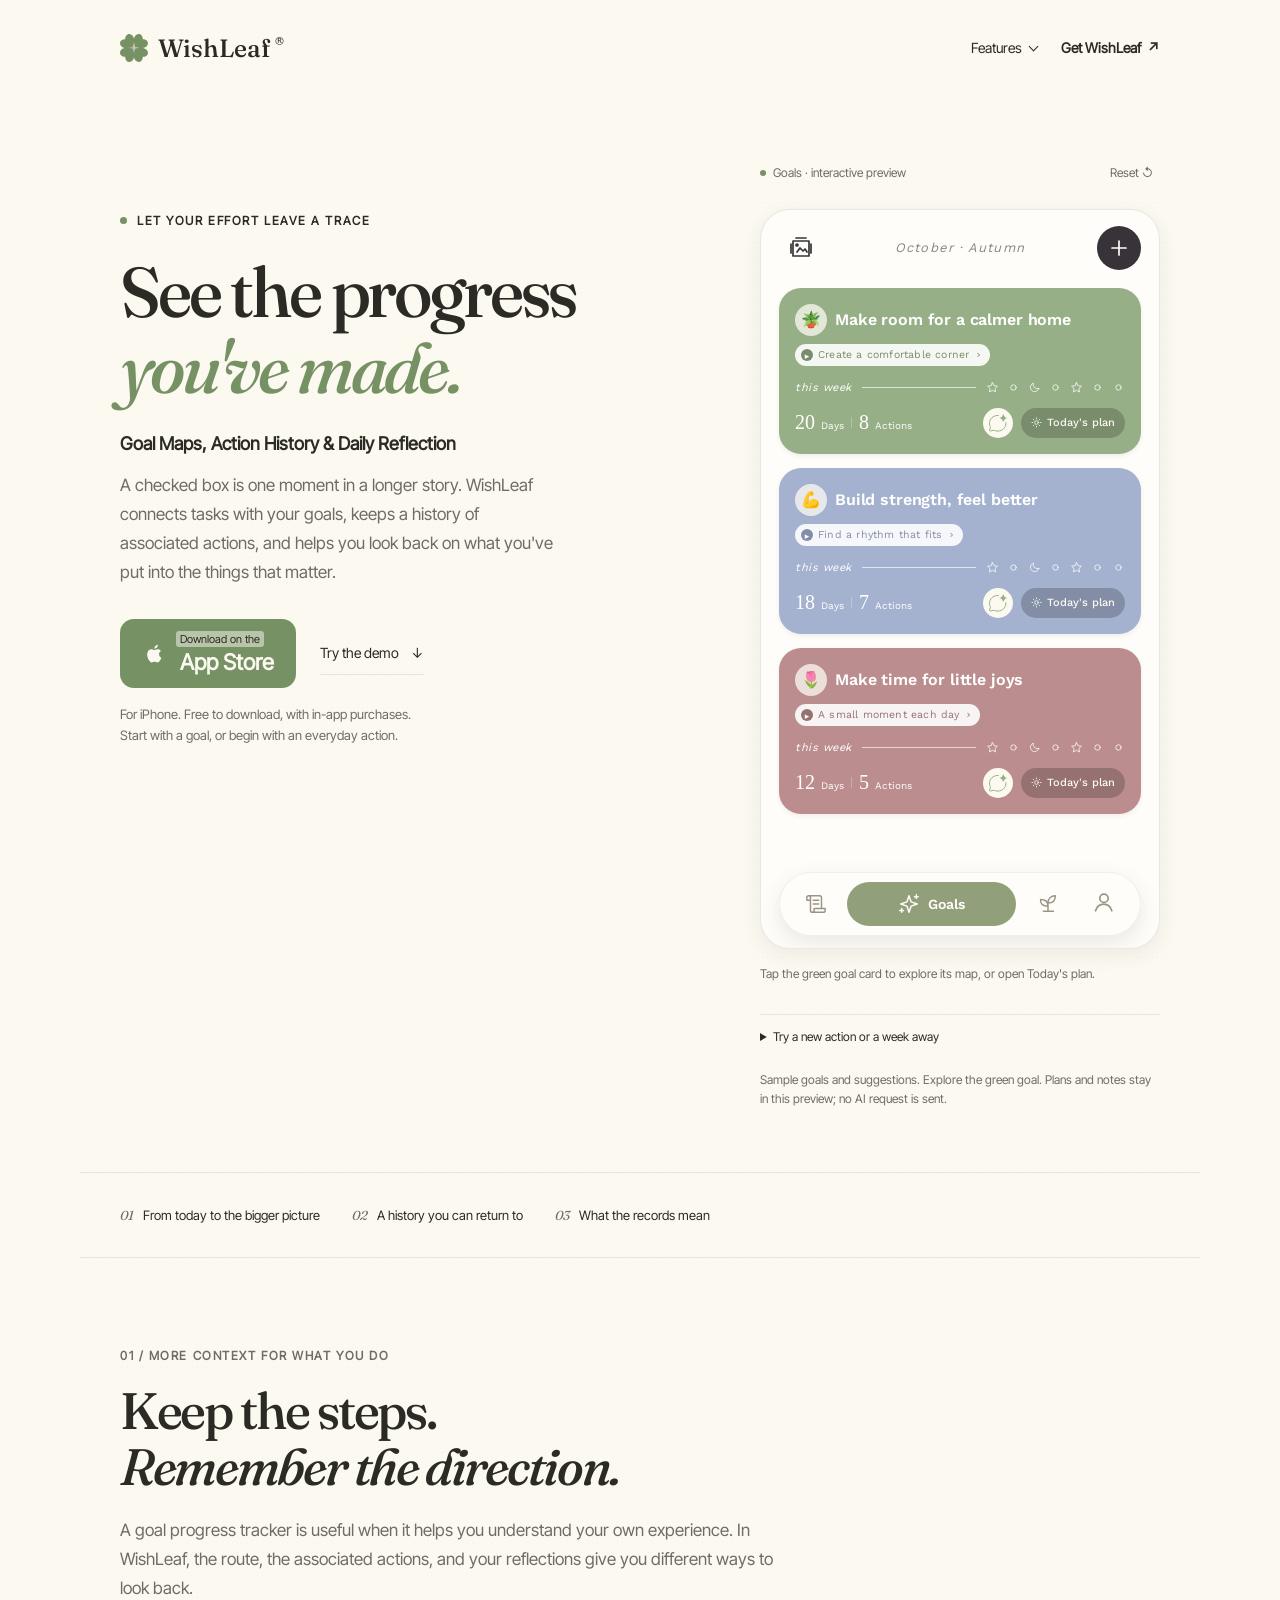
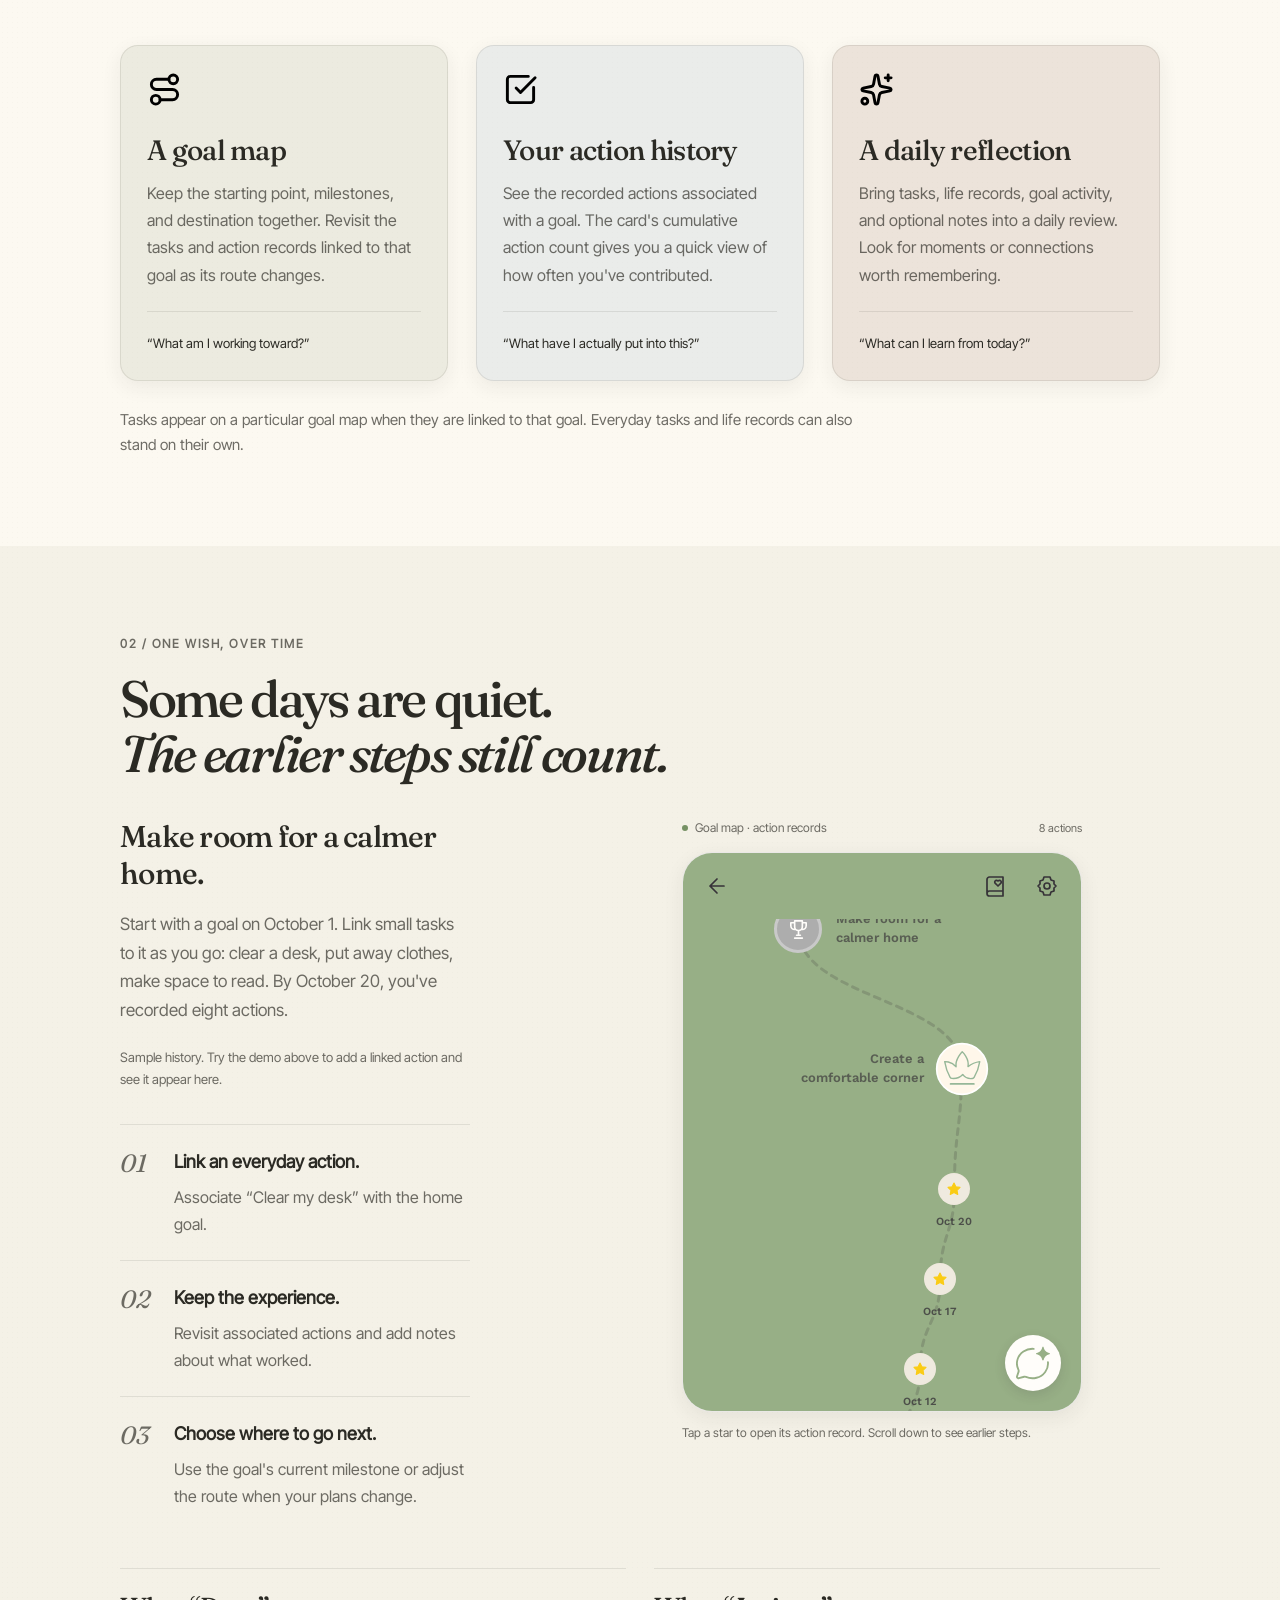
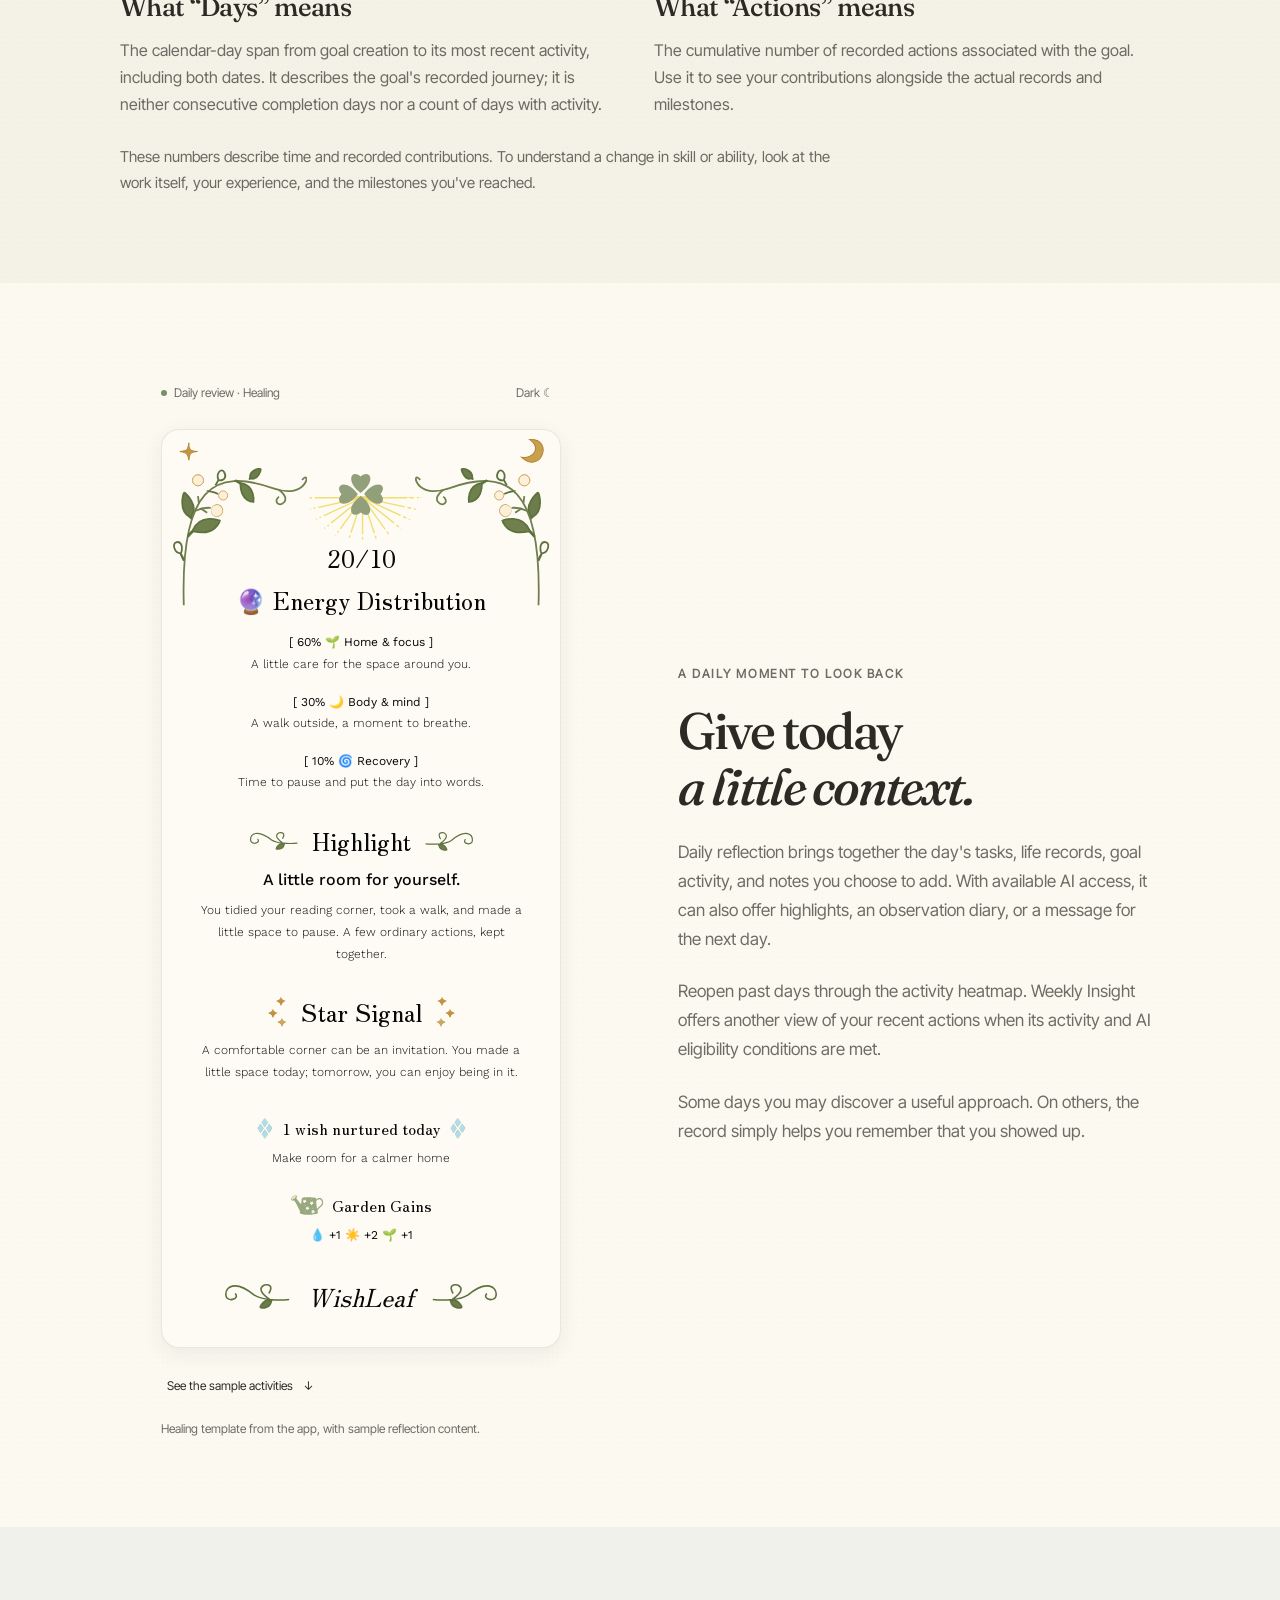
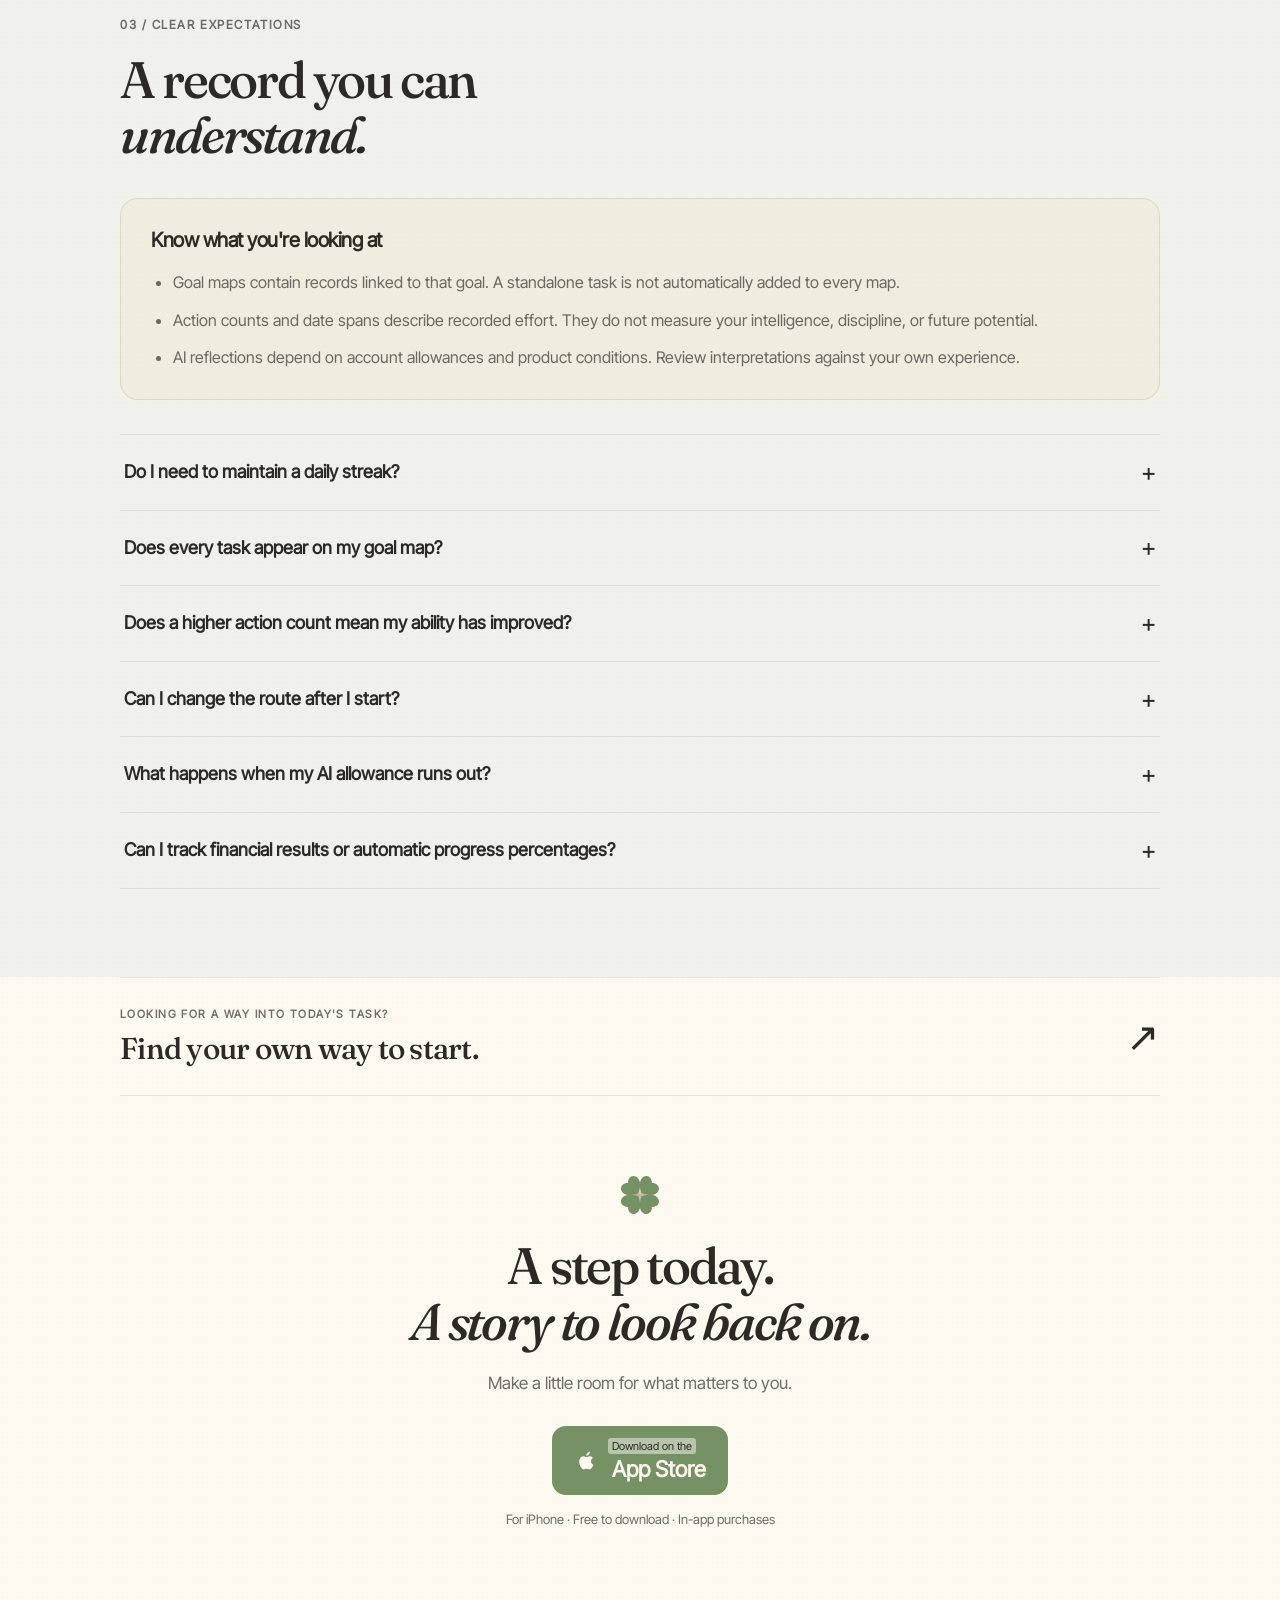
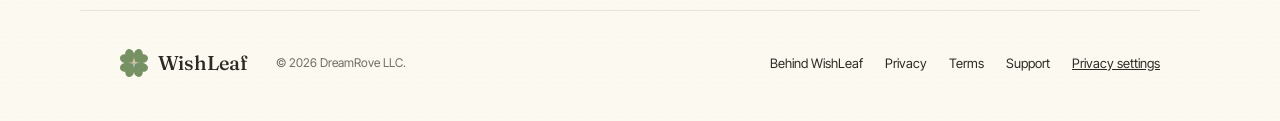
<file: features/goal-progress/index.html>
<!doctype html>
<html lang="en">
<head>
  <meta charset="utf-8">
  <meta name="viewport" content="width=device-width,initial-scale=1">
  <meta name="theme-color" content="#FCF9F1">
  <title>Goal Progress Tracker, Goal Maps & Daily Reflection — WishLeaf</title>
  <meta name="description" content="See the progress you've made with WishLeaf. Connect tasks to goal maps, revisit action history, and reflect on daily effort without a compulsory streak.">
  <meta name="robots" content="index, follow, max-image-preview:large">
  <link rel="canonical" href="https://wishleaf.app/features/goal-progress/">
  <meta property="og:type" content="website">
  <meta property="og:site_name" content="WishLeaf">
  <meta property="og:title" content="Goal Progress Tracker, Goal Maps & Daily Reflection — WishLeaf">
  <meta property="og:description" content="See the progress you've made with WishLeaf. Connect tasks to goal maps, revisit action history, and reflect on daily effort without a compulsory streak.">
  <meta property="og:url" content="https://wishleaf.app/features/goal-progress/">
  <meta property="og:image" content="https://wishleaf.app/images/demo_plant.png">
  <meta property="og:image:alt" content="A plant growing in WishLeaf">
  <meta name="twitter:card" content="summary">
  <meta name="twitter:title" content="Goal Progress Tracker, Goal Maps & Daily Reflection — WishLeaf">
  <meta name="twitter:description" content="See the progress you've made with WishLeaf. Connect tasks to goal maps, revisit action history, and reflect on daily effort without a compulsory streak.">
  <meta name="twitter:image" content="https://wishleaf.app/images/demo_plant.png">
  <meta name="twitter:image:alt" content="A plant growing in WishLeaf">
  <link rel="icon" href="../../images/icon.svg" type="image/svg+xml">
  <link rel="stylesheet" href="../features.css">
  <link rel="stylesheet" href="../demo-components.css">
  <link rel="stylesheet" href="../progress-demo.css">
  <script src="../demo-components.js" defer></script>
  <script src="../daily-plan-demo.js" defer></script>
  <script type="application/ld+json">
{
  "@context": "https://schema.org",
  "@graph": [
    {
      "@type": "WebPage",
      "@id": "https://wishleaf.app/features/goal-progress/#webpage",
      "url": "https://wishleaf.app/features/goal-progress/",
      "name": "Goal Progress Tracker, Goal Maps & Daily Reflection — WishLeaf",
      "description": "See the progress you've made with WishLeaf. Connect tasks to goal maps, revisit action history, and reflect on daily effort without a compulsory streak.",
      "inLanguage": "en",
      "isPartOf": {
        "@id": "https://wishleaf.app/#website"
      },
      "about": {
        "@id": "https://wishleaf.app/#app"
      },
      "breadcrumb": {
        "@id": "https://wishleaf.app/features/goal-progress/#breadcrumb"
      }
    },
    {
      "@type": "BreadcrumbList",
      "@id": "https://wishleaf.app/features/goal-progress/#breadcrumb",
      "itemListElement": [
        {
          "@type": "ListItem",
          "position": 1,
          "name": "WishLeaf",
          "item": "https://wishleaf.app/"
        },
        {
          "@type": "ListItem",
          "position": 2,
          "name": "See the progress you've made",
          "item": "https://wishleaf.app/features/goal-progress/"
        }
      ]
    }
  ]
}
  </script>
  <link rel="stylesheet" href="../../analytics.css">
  <script src="../../analytics-config.js" defer></script>
  <script src="../../analytics.js" defer></script>
  <link rel="stylesheet" href="../../navigation.css">
  <script src="../../navigation.js" defer></script>
</head>
<body><a class="skip" href="#main">Skip to content</a>
<header class="wl-header">
  <a class="wl-brand" href="../../" aria-label="WishLeaf home">
    <img src="../../images/icon.svg" alt="" width="28" height="28">WishLeaf<sup>®</sup>
  </a>
  <nav class="wl-nav" aria-label="Main navigation">
    <details class="feature-menu">
      <summary>Features</summary>
      <div class="feature-menu-panel">
        <a href="../">All features</a>
        <a href="../../features/action-start/">Find your start</a>
        <a href="../../features/goal-progress/" aria-current="page">See your progress</a>
        <a href="../../features/ai-coach/">Talk with AI Coach</a>
      </div>
    </details>
    <a class="wl-download" href="https://apps.apple.com/us/app/wishleaf/id6762046509" target="_blank" rel="noopener noreferrer" data-app-store data-cta-location="navigation">Get WishLeaf <span aria-hidden="true">↗</span></a>
  </nav>
</header>
<main id="main">
  <section class="hero wrap" aria-labelledby="page-title">
    <div class="hero-copy">
      <p class="eyebrow"><span class="eyebrow-dot" aria-hidden="true"></span>Let your effort leave a trace</p>
      <h1 id="page-title">See the progress<br><em>you've made.</em></h1>
      <p class="hero-subtitle">Goal Maps, Action History &amp; Daily Reflection</p>
      <p class="hero-description">A checked box is one moment in a longer story. WishLeaf connects tasks with your goals, keeps a history of associated actions, and helps you look back on what you've put into the things that matter.</p>
      <div class="hero-actions"><a class="store" href="https://apps.apple.com/us/app/wishleaf/id6762046509" target="_blank" rel="noopener noreferrer" data-download-location="hero" data-app-store data-cta-location="hero" aria-label="Download WishLeaf on the App Store"><span class="apple-mark" aria-hidden="true"></span><span><small>Download on the</small><strong>App Store</strong></span></a><a class="text-link" href="#progress-demo">Try the demo <span aria-hidden="true">↓</span></a></div>
      <p class="note">For iPhone. Free to download, with in-app purchases.<br>Start with a goal, or begin with an everyday action.</p>
    </div>
    <wishleaf-progress-demo id="progress-demo" class="demo-stage" aria-label="Explore the Goals screen">
      <div class="wld-demo-caption"><span><i></i> Goals · interactive preview</span><button type="button" class="wld-reset" data-reset aria-label="Reset goal demo">Reset ↺</button></div>
      <div class="wlp-phone">
        <div class="wlp-preview-base" data-preview-base>
          <section class="wlp-goals-screen" data-screen="goals" aria-label="Goals">
            <div class="wlp-season-bar"><span role="img" aria-label="Wish Gallery"><svg viewBox="0 0 24 24" aria-hidden="true"><path d="M4 5h16v15H4Zm3-3h10M2 8v9m20-9v9M8 16l3-4 3 3 2-2 2 3"/><circle cx="8" cy="9" r="1"/></svg></span><p>October · Autumn</p><span class="wlp-add" role="img" aria-label="Add goal"><svg viewBox="0 0 24 24" aria-hidden="true"><path d="M12 5v14M5 12h14"/></svg></span></div>
            <div class="wlp-goal-list">
              <article class="wlp-goal-card" style="--goal-color:#97AF86"><button type="button" class="wlp-goal-title" data-view="map" aria-label="Open goal map: Make room for a calmer home"><span>🪴</span><strong>Make room for a calmer home</strong></button>
 <button type="button" data-milestone="current" class="wlp-milestone"><b aria-hidden="true">▸</b>Create a comfortable corner<span aria-hidden="true">›</span></button>
 <div class="wlp-rhythm"><em>this week</em><i></i><span aria-label="Sample weekly activity"><svg viewBox="0 0 24 24" aria-hidden="true"><path d="m12 3 2.8 5.7 6.2.9-4.5 4.4 1.1 6.2-5.6-3-5.6 3 1.1-6.2L3 9.6l6.2-.9Z"/></svg><svg viewBox="0 0 24 24" aria-hidden="true"><circle cx="12" cy="12" r="5"/></svg><svg viewBox="0 0 24 24" aria-hidden="true"><path d="M20 14a8 8 0 0 1-10-10 8 8 0 1 0 10 10Z"/></svg><svg viewBox="0 0 24 24" aria-hidden="true"><circle cx="12" cy="12" r="5"/></svg><svg viewBox="0 0 24 24" aria-hidden="true"><path d="m12 3 2.8 5.7 6.2.9-4.5 4.4 1.1 6.2-5.6-3-5.6 3 1.1-6.2L3 9.6l6.2-.9Z"/></svg><svg viewBox="0 0 24 24" aria-hidden="true"><circle cx="12" cy="12" r="5"/></svg><svg viewBox="0 0 24 24" aria-hidden="true"><circle cx="12" cy="12" r="5"/></svg></span></div>
 <div class="wlp-card-bottom"><button type="button" data-range aria-label="Show goal date range" class="wlp-counts"><span><b data-days>20</b> Days</span><i></i><span><b data-actions>8</b> Actions</span></button><span class="wlp-coach" role="img" aria-label="AI coach"><img src="../../images/features/ai-coach.svg" alt=""></span><button type="button" data-open-plan class="wlp-plan" aria-haspopup="dialog" aria-controls="daily-plan-preview"><svg viewBox="0 0 24 24" aria-hidden="true"><circle cx="12" cy="12" r="4"/><path d="M12 2v2m0 16v2M2 12h2m16 0h2M5 5l1.5 1.5m11 11L19 19M5 19l1.5-1.5m11-11L19 5"/></svg>Today's plan</button></div></article>
              <article class="wlp-goal-card" style="--goal-color:#A4B2CF"><div class="wlp-goal-title"><span>💪</span><strong>Build strength, feel better</strong></div>
 <span class="wlp-milestone"><b aria-hidden="true">▸</b>Find a rhythm that fits<span aria-hidden="true">›</span></span>
 <div class="wlp-rhythm"><em>this week</em><i></i><span aria-label="Sample weekly activity"><svg viewBox="0 0 24 24" aria-hidden="true"><path d="m12 3 2.8 5.7 6.2.9-4.5 4.4 1.1 6.2-5.6-3-5.6 3 1.1-6.2L3 9.6l6.2-.9Z"/></svg><svg viewBox="0 0 24 24" aria-hidden="true"><circle cx="12" cy="12" r="5"/></svg><svg viewBox="0 0 24 24" aria-hidden="true"><path d="M20 14a8 8 0 0 1-10-10 8 8 0 1 0 10 10Z"/></svg><svg viewBox="0 0 24 24" aria-hidden="true"><circle cx="12" cy="12" r="5"/></svg><svg viewBox="0 0 24 24" aria-hidden="true"><path d="m12 3 2.8 5.7 6.2.9-4.5 4.4 1.1 6.2-5.6-3-5.6 3 1.1-6.2L3 9.6l6.2-.9Z"/></svg><svg viewBox="0 0 24 24" aria-hidden="true"><circle cx="12" cy="12" r="5"/></svg><svg viewBox="0 0 24 24" aria-hidden="true"><circle cx="12" cy="12" r="5"/></svg></span></div>
 <div class="wlp-card-bottom"><span class="wlp-counts"><span><b >18</b> Days</span><i></i><span><b >7</b> Actions</span></span><span class="wlp-coach" role="img" aria-label="AI coach"><img src="../../images/features/ai-coach.svg" alt=""></span><span class="wlp-plan"><svg viewBox="0 0 24 24" aria-hidden="true"><circle cx="12" cy="12" r="4"/><path d="M12 2v2m0 16v2M2 12h2m16 0h2M5 5l1.5 1.5m11 11L19 19M5 19l1.5-1.5m11-11L19 5"/></svg>Today's plan</span></div></article>
              <article class="wlp-goal-card" style="--goal-color:#BC8D8E"><div class="wlp-goal-title"><span>🌷</span><strong>Make time for little joys</strong></div>
 <span class="wlp-milestone"><b aria-hidden="true">▸</b>A small moment each day<span aria-hidden="true">›</span></span>
 <div class="wlp-rhythm"><em>this week</em><i></i><span aria-label="Sample weekly activity"><svg viewBox="0 0 24 24" aria-hidden="true"><path d="m12 3 2.8 5.7 6.2.9-4.5 4.4 1.1 6.2-5.6-3-5.6 3 1.1-6.2L3 9.6l6.2-.9Z"/></svg><svg viewBox="0 0 24 24" aria-hidden="true"><circle cx="12" cy="12" r="5"/></svg><svg viewBox="0 0 24 24" aria-hidden="true"><path d="M20 14a8 8 0 0 1-10-10 8 8 0 1 0 10 10Z"/></svg><svg viewBox="0 0 24 24" aria-hidden="true"><circle cx="12" cy="12" r="5"/></svg><svg viewBox="0 0 24 24" aria-hidden="true"><path d="m12 3 2.8 5.7 6.2.9-4.5 4.4 1.1 6.2-5.6-3-5.6 3 1.1-6.2L3 9.6l6.2-.9Z"/></svg><svg viewBox="0 0 24 24" aria-hidden="true"><circle cx="12" cy="12" r="5"/></svg><svg viewBox="0 0 24 24" aria-hidden="true"><circle cx="12" cy="12" r="5"/></svg></span></div>
 <div class="wlp-card-bottom"><span class="wlp-counts"><span><b >12</b> Days</span><i></i><span><b >5</b> Actions</span></span><span class="wlp-coach" role="img" aria-label="AI coach"><img src="../../images/features/ai-coach.svg" alt=""></span><span class="wlp-plan"><svg viewBox="0 0 24 24" aria-hidden="true"><circle cx="12" cy="12" r="4"/><path d="M12 2v2m0 16v2M2 12h2m16 0h2M5 5l1.5 1.5m11 11L19 19M5 19l1.5-1.5m11-11L19 5"/></svg>Today's plan</span></div></article>
            </div>
            <nav class="wlp-tabbar" aria-label="Demo views">
            <a href="../action-start/#start-demo" aria-label="Today"><svg viewBox="0 0 24 24" aria-hidden="true"><path d="M8 21h12a2 2 0 0 0 2-2v-2H10v2a2 2 0 0 1-4 0V5a2 2 0 1 0-4 0v3h4m-2-5h12a2 2 0 0 1 2 2v12M9 8h6m-6 4h6"/></svg></a>
            <span aria-current="page"><svg viewBox="0 0 24 24" aria-hidden="true"><path d="m12 3 2.3 6.7L21 12l-6.7 2.3L12 21l-2.3-6.7L3 12l6.7-2.3ZM20 2v4m-2-2h4M4 17v4m-2-2h4"/></svg>Goals</span>
            <span role="img" aria-label="Growth"><svg viewBox="0 0 24 24" aria-hidden="true"><path d="M7 20h11M12 20v-8m0 2C6 15 3 11 4 7c6 0 8 3 8 7Zm0-3c0-5 3-8 8-8 0 5-3 8-8 8Z"/></svg></span>
            <span role="img" aria-label="Profile"><svg viewBox="0 0 20 21" aria-hidden="true"><circle cx="9" cy="5" r="4"/><path d="M1 17c2.5-8.5 13-8.5 15.5 0"/></svg></span>
          </nav>
          </section>
          <section class="wlp-map-screen" data-screen="map" aria-label="Goal map" hidden>
            <div class="wlp-map-toolbar"><button type="button" data-view="goals" aria-label="Back to goals"><svg viewBox="0 0 24 24" aria-hidden="true"><path d="m12 19-7-7 7-7m-7 7h14"/></svg></button><div><span role="img" aria-label="Personal notes"><svg viewBox="0 0 24 24" aria-hidden="true"><path d="M4 19.5A2.5 2.5 0 0 1 6.5 17H20M6.5 3H20v19H6.5A2.5 2.5 0 0 1 4 19.5v-14A2.5 2.5 0 0 1 6.5 3Z"/><path d="M15 7c-2-2-5 1-2 3l2 2 2-2c3-2 0-5-2-3Z"/></svg></span><span role="img" aria-label="Map settings"><svg viewBox="0 0 24 24" aria-hidden="true"><path d="m9 3-1 3-3 1v3l-2 2 2 2v3l3 1 1 3h6l1-3 3-1v-3l2-2-2-2V7l-3-1-1-3Z"/><circle cx="12" cy="12" r="3"/></svg></span></div></div>
            <div class="wlp-map-scroll" data-map-scroll tabindex="0" aria-label="Goal map. Scroll to explore earlier actions."><div class="wlp-map-canvas" data-map-canvas></div></div>
            <span class="wlp-map-coach" role="img" aria-label="AI coach"><img src="../../images/features/ai-coach.svg" alt=""></span>
          </section>

        </div>

        <wishleaf-daily-plan-demo id="daily-plan-preview" role="dialog" aria-label="Today's plan" aria-modal="false" hidden>
          <div class="wlp-plan-base" data-plan-base>
            <div class="wlp-plan-top">
              <button type="button" data-plan-notes aria-label="Edit personal notes"><svg viewBox="0 0 24 24" aria-hidden="true"><path d="M4 19.5A2.5 2.5 0 0 1 6.5 17H20M6.5 3H20v19H6.5A2.5 2.5 0 0 1 4 19.5v-14A2.5 2.5 0 0 1 6.5 3Z"/><path d="M15 7c-2-2-5 1-2 3l2 2 2-2c3-2 0-5-2-3Z"/></svg>Personal notes</button>
              <button type="button" class="wlp-plan-close" data-plan-close aria-label="Close today's plan"><svg viewBox="0 0 24 24" aria-hidden="true"><path d="m6 6 12 12M18 6 6 18"/></svg></button>
            </div>
            <div class="wlp-plan-content">
              <div data-plan-options>
                <p class="wlp-plan-subline">Choose today's action level</p>
                <div class="wlp-plan-batches" data-plan-batches aria-label="Daily plan batches"></div>
                <div class="wlp-plan-dots" data-plan-dots aria-label="Choose a suggestion batch" hidden></div>
                <div class="wlp-plan-refresh">
                  <button type="button" class="wlp-refresh-button" data-plan-refresh><svg viewBox="0 0 24 24" aria-hidden="true"><path d="M3 10a9 9 0 1 1 2.7 8M3 4v6h6"/></svg><span data-plan-remaining>Refresh · 2 left</span></button>
                  <div data-plan-refresh-choice hidden><div class="wlp-refresh-choices"><button type="button" data-plan-refresh-now>↻ Refresh now</button><button type="button" data-plan-feedback>✎ Tell us what to change</button></div><button type="button" class="wlp-refresh-collapse" data-plan-collapse>Collapse</button></div>
                  <p class="wlp-plan-exhausted" data-plan-exhausted hidden>No refreshes left for this session</p>
                </div>
              </div>
              <form class="wlp-plan-feedback" data-plan-feedback-form hidden>
                <button type="button" class="wlp-plan-back" data-plan-back>← Back to plan</button>
                <label for="plan-feedback">What doesn't feel right?</label>
                <textarea id="plan-feedback" data-plan-request maxlength="600" placeholder="For example: I only have five minutes today." required></textarea>
                <label class="wlp-preference"><input type="checkbox" data-plan-preference><span>Add this as a preference for this goal<small>Leave unchecked to use it only for this refresh</small></span></label>
                <p class="wlp-note-error" data-plan-note-error role="status" hidden>Personal notes are full. Please shorten your notes before adding this preference.</p>
                <button type="submit" class="wlp-plan-submit" data-plan-feedback-submit disabled>Refresh with this request →</button>
              </form>
            </div>
          </div>
          <div class="wlp-personal-note-overlay" data-plan-note-panel hidden>
            <form class="wlp-personal-note" data-plan-note-form role="dialog" aria-label="Personal notes" aria-modal="false">
              <label for="plan-personal-note">Personal notes</label><p>Write down your time, resources, preferences, or limitations. AI refers to these when planning actions for this goal.</p>
              <textarea id="plan-personal-note" data-plan-note-input maxlength="1000" placeholder="For example: I have five minutes on weekdays and prefer one small task at a time."></textarea>
              <p class="wlp-note-count" data-plan-note-count>0/1000</p><div class="wlp-note-actions"><button type="button" data-plan-note-cancel>Cancel</button><button type="submit">Save</button></div>
            </form>
          </div>
        </wishleaf-daily-plan-demo>
        <div class="wlp-dialog-backdrop" data-detail hidden><section class="wlp-detail" role="dialog" aria-modal="false" aria-labelledby="goal-detail-title"><h3 id="goal-detail-title" data-detail-title></h3><p data-detail-copy></p><p class="wlp-detail-date" data-detail-date></p><button type="button" data-close-detail>Close</button></section></div>
      </div>
      <p class="wld-feedback" data-feedback role="status" aria-live="polite">Tap the green goal card to explore its map, or open Today's plan.</p>
      <details class="wlp-demo-controls"><summary>Try a new action or a week away</summary><div class="wld-next-action"><div><span class="wld-section-label">SAMPLE ACTION</span><button type="button" class="wld-link-toggle" data-link aria-pressed="true">↗ Linked to this goal</button></div><p data-sample-action-title>Read in my corner for five minutes</p><button type="button" class="wld-complete-action" data-record>Complete this action ✓</button></div><button type="button" class="wld-return" data-return>Try returning after a week →</button></details>
      <p class="wld-footnote">Sample goals and suggestions. Explore the green goal. Plans and notes stay in this preview; no AI request is sent.</p>
    </wishleaf-progress-demo>
  </section>
  <nav class="section-nav wrap" aria-label="On this page"><a href="#connections"><span>01</span> From today to the bigger picture</a><a href="#example"><span>02</span> A history you can return to</a><a href="#questions"><span>03</span> What the records mean</a></nav>

  <section class="section wrap" id="connections" aria-labelledby="connections-title">
    <div class="section-heading"><p class="eyebrow">01 / More context for what you do</p><h2>Keep the steps.<br><em>Remember the direction.</em></h2><p>A goal progress tracker is useful when it helps you understand your own experience. In WishLeaf, the route, the associated actions, and your reflections give you different ways to look back.</p></div>
    <div class="three-columns">
      <article class="method"><img src="../../images/lucide-route.svg" alt="" width="35" height="35"><h3>A goal map</h3><p>Keep the starting point, milestones, and destination together. Revisit the tasks and action records linked to that goal as its route changes.</p><p class="method-question">“What am I working toward?”</p></article>
      <article class="method"><img src="../../images/lucide-square-check-big.svg" alt="" width="35" height="35"><h3>Your action history</h3><p>See the recorded actions associated with a goal. The card's cumulative action count gives you a quick view of how often you've contributed.</p><p class="method-question">“What have I actually put into this?”</p></article>
      <article class="method"><img src="../../images/lucide-sparkles.svg" alt="" width="35" height="35"><h3>A daily reflection</h3><p>Bring tasks, life records, goal activity, and optional notes into a daily review. Look for moments or connections worth remembering.</p><p class="method-question">“What can I learn from today?”</p></article>
    </div>
    <p class="section-tail">Tasks appear on a particular goal map when they are linked to that goal. Everyday tasks and life records can also stand on their own.</p>
  </section>

  <section class="tinted" id="example" aria-labelledby="example-title"><div class="section wrap">
    <div class="section-heading"><p class="eyebrow">02 / One wish, over time</p><h2>Some days are quiet.<br><em>The earlier steps still count.</em></h2></div>
    <div class="example-layout">
      <div class="example-context"><h3>Make room for a calmer home.</h3><p>Start with a goal on October 1. Link small tasks to it as you go: clear a desk, put away clothes, make space to read. By October 20, you've recorded eight actions.</p><p class="note">Sample history. Try the demo above to add a linked action and see it appear here.</p><ol class="steps"><li><div><strong>Link an everyday action.</strong><p>Associate “Clear my desk” with the home goal.</p></div></li><li><div><strong>Keep the experience.</strong><p>Revisit associated actions and add notes about what worked.</p></div></li><li><div><strong>Choose where to go next.</strong><p>Use the goal's current milestone or adjust the route when your plans change.</p></div></li></ol></div>
<wishleaf-history-demo class="demo-stage wlp-history-demo" aria-label="Explore recorded goal actions">
        <div class="wld-demo-caption"><span><i></i> Goal map · action records</span><span class="wld-sample-tag" data-history-count>8 actions</span></div>
        <div class="wlp-phone wlp-history-phone"><div class="wlp-preview-base" data-preview-base><div class="wlp-map-screen"><div class="wlp-map-toolbar"><span role="img" aria-label="Back"><svg viewBox="0 0 24 24" aria-hidden="true"><path d="m12 19-7-7 7-7m-7 7h14"/></svg></span><div><span role="img" aria-label="Personal notes"><svg viewBox="0 0 24 24" aria-hidden="true"><path d="M4 19.5A2.5 2.5 0 0 1 6.5 17H20M6.5 3H20v19H6.5A2.5 2.5 0 0 1 4 19.5v-14A2.5 2.5 0 0 1 6.5 3Z"/><path d="M15 7c-2-2-5 1-2 3l2 2 2-2c3-2 0-5-2-3Z"/></svg></span><span role="img" aria-label="Map settings"><svg viewBox="0 0 24 24" aria-hidden="true"><path d="m9 3-1 3-3 1v3l-2 2 2 2v3l3 1 1 3h6l1-3 3-1v-3l2-2-2-2V7l-3-1-1-3Z"/><circle cx="12" cy="12" r="3"/></svg></span></div></div><div class="wlp-map-scroll" data-map-scroll tabindex="0" aria-label="Goal map. Scroll to explore earlier actions."><div class="wlp-map-canvas" data-map-canvas></div></div><span class="wlp-map-coach" role="img" aria-label="AI coach"><img src="../../images/features/ai-coach.svg" alt=""></span></div></div><div class="wlp-dialog-backdrop" data-detail hidden><section class="wlp-detail" role="dialog" aria-modal="false" aria-labelledby="history-detail-title"><h3 id="history-detail-title" data-detail-title></h3><p data-detail-copy></p><p class="wlp-detail-date" data-detail-date></p><button type="button" data-close-detail>Close</button></section></div></div>
        <p class="wld-footnote" data-history-note>Tap a star to open its action record. Scroll down to see earlier steps.</p>
      </wishleaf-history-demo>
    </div>
    <div class="metrics-explainer"><div><h3>What “Days” means</h3><p>The calendar-day span from goal creation to its most recent activity, including both dates. It describes the goal's recorded journey; it is neither consecutive completion days nor a count of days with activity.</p></div><div><h3>What “Actions” means</h3><p>The cumulative number of recorded actions associated with the goal. Use it to see your contributions alongside the actual records and milestones.</p></div></div>
    <p class="section-tail">These numbers describe time and recorded contributions. To understand a change in skill or ability, look at the work itself, your experience, and the milestones you've reached.</p>
  </div></section>

  <section class="section wrap" aria-labelledby="reflection-title"><div class="split">
    <wishleaf-reflection-demo class="demo-stage wld-reflection-demo" aria-label="Explore a daily reflection">
      <div class="wld-demo-caption"><span><i></i> Daily review · Healing</span><button type="button" class="wld-reset" data-reflection-theme aria-pressed="false" aria-label="Use dark reflection theme">Dark ☾</button></div>
      <div class="wlp-poster">
        <div class="wlp-poster-ornament" aria-hidden="true"><img class="wlp-ornament-star" src="../../images/features/poster-normal_star.svg" alt=""><img class="wlp-ornament-moon" src="../../images/features/poster-moon.svg" alt=""><img class="wlp-ornament-ray" src="../../images/features/poster-golden_ray.svg" alt=""><img class="wlp-ornament-clover" src="../../images/features/poster-clover.svg" alt=""><img class="wlp-vine-left" src="../../images/features/poster-Large_vine.svg" alt=""><img class="wlp-vine-right" src="../../images/features/poster-Large_vine.svg" alt=""></div>
        <p class="wlp-poster-date" data-reflection-date>20/10</p>
        <h3 class="wlp-energy-title">🔮 Energy Distribution</h3>
        <div class="wlp-energy" data-reflection-energy><p>[ 60% 🌱 Home &amp; focus ]<span>A little care for the space around you.</span></p><p>[ 30% 🌙 Body &amp; mind ]<span>A walk outside, a moment to breathe.</span></p><p>[ 10% 🌀 Recovery ]<span>Time to pause and put the day into words.</span></p></div>
        <h3 class="wlp-poster-section"><img class="" src="../../images/features/poster-thin_vine.svg" alt="">Highlight<img class="wlp-mirrored" src="../../images/features/poster-thin_vine.svg" alt=""></h3>
        <h4 data-reflection-title>A little room for yourself.</h4><p class="wlp-poster-copy" data-reflection-copy></p>
        <h3 class="wlp-poster-section"><img class="" src="../../images/features/poster-three_stars_in_gruop.svg" alt="">Star Signal<img class="wlp-mirrored" src="../../images/features/poster-three_stars_in_gruop.svg" alt=""></h3>
        <p class="wlp-poster-copy" data-reflection-signal>A comfortable corner can be an invitation. You made a little space today; tomorrow, you can enjoy being in it.</p>
        <div class="wlp-poster-wishes"><h4><img class="" src="../../images/features/poster-Diamond.svg" alt=""><span data-reflection-goal>1 wish nurtured today</span><img class="" src="../../images/features/poster-Diamond.svg" alt=""></h4><p data-reflection-goal-name>Make room for a calmer home</p></div>
        <div class="wlp-garden-gains"><h4><img class="" src="../../images/features/poster-water_Can.svg" alt="">Garden Gains</h4><p data-reflection-gains>💧 +1 &nbsp; ☀️ +2 &nbsp; 🌱 +1</p></div>
        <div class="wlp-poster-signature"><img class="" src="../../images/features/poster-thin_vine.svg" alt=""><span>WishLeaf</span><img class="wlp-mirrored" src="../../images/features/poster-thin_vine.svg" alt=""></div>
      </div>
      <button type="button" class="wld-reflection-toggle" data-show-records aria-expanded="false">See the sample activities <span aria-hidden="true">↓</span></button><ul class="wld-reflection-records" data-reflection-records hidden></ul>
      <p class="wld-footnote">Healing template from the app, with sample reflection content.</p>
    </wishleaf-reflection-demo>
    <div class="split-copy"><p class="eyebrow">A daily moment to look back</p><h2 id="reflection-title">Give today<br><em>a little context.</em></h2><p>Daily reflection brings together the day's tasks, life records, goal activity, and notes you choose to add. With available AI access, it can also offer highlights, an observation diary, or a message for the next day.</p><p>Reopen past days through the activity heatmap. Weekly Insight offers another view of your recent actions when its activity and AI eligibility conditions are met.</p><p>Some days you may discover a useful approach. On others, the record simply helps you remember that you showed up.</p></div>
  </div></section>

  <section class="tinted-blue" id="questions" aria-labelledby="questions-title"><div class="section wrap">
    <div class="section-heading"><p class="eyebrow">03 / Clear expectations</p><h2>A record you can<br><em>understand.</em></h2></div>
    <div class="boundaries"><h3>Know what you're looking at</h3><ul><li>Goal maps contain records linked to that goal. A standalone task is not automatically added to every map.</li><li>Action counts and date spans describe recorded effort. They do not measure your intelligence, discipline, or future potential.</li><li>AI reflections depend on account allowances and product conditions. Review interpretations against your own experience.</li></ul></div>
    <div class="faq">
      <details><summary>Do I need to maintain a daily streak?</summary><p>No compulsory daily streak is used for the goal card's Days and Actions figures. Days is the inclusive span from goal creation to the latest activity; Actions is a cumulative count. You can return to the same goal after a break and add to its history.</p></details>
      <details><summary>Does every task appear on my goal map?</summary><p>A task appears on a goal's map when it is associated with that goal. You can also use tasks and life records independently, without creating a long-term goal first.</p></details>
      <details><summary>Does a higher action count mean my ability has improved?</summary><p>The count tells you how many actions were recorded for the goal. Assess changes in ability using the work you produced, relevant milestones, and your own observations. Your present activity also doesn't define what you'll be able to do in the future.</p></details>
      <details><summary>Can I change the route after I start?</summary><p>Yes. You can edit unfinished milestones or review an AI replan. Completed milestones are retained through later editing and AI replanning. AI blueprint creation and replanning use Blueprint Tickets or Pro access; the current balance and terms are shown in the app.</p></details>
      <details><summary>What happens when my AI allowance runs out?</summary><p>Manual tasks, manual goals, goal maps, and existing records remain available. Basic daily statistics and your own notes can still be saved, while AI-generated highlights and other AI content may be unavailable. Weekly Insight has separate activity and AI eligibility conditions.</p></details>
      <details><summary>Can I track financial results or automatic progress percentages?</summary><p>The experience described here covers milestones, linked actions, counts, and reflection. It doesn't promise a financial dashboard, an automatic goal-completion percentage, or a forecast of when you'll achieve a result.</p></details>
    </div>
  </div></section>
  <div class="wrap"><a class="next-feature" href="../action-start/"><div><p class="eyebrow">Looking for a way into today's task?</p><h3>Find your own way to start.</h3></div><span class="arrow" aria-hidden="true">↗</span></a></div>
  <section class="closing wrap" aria-labelledby="download-title"><img src="../../images/icon.svg" alt="" width="38" height="38"><h2 id="download-title">A step today.<br><em>A story to look back on.</em></h2><p>Make a little room for what matters to you.</p><a class="store" href="https://apps.apple.com/us/app/wishleaf/id6762046509" target="_blank" rel="noopener noreferrer" data-download-location="closing" data-app-store data-cta-location="footer" aria-label="Download WishLeaf on the App Store"><span class="apple-mark" aria-hidden="true"></span><span><small>Download on the</small><strong>App Store</strong></span></a><p class="note">For iPhone · Free to download · In-app purchases</p></section>
</main>
<footer class="site-footer wrap"><a class="brand" href="../../"><img src="../../images/icon.svg" alt="" width="22" height="22">WishLeaf</a><p>© 2026 DreamRove LLC.</p><nav aria-label="Footer navigation"><a href="../../behind-wishleaf/">Behind WishLeaf</a><a href="../../privacy/">Privacy</a><a href="../../terms/">Terms</a><a href="../../support/">Support</a></nav></footer>
</body>
</html>
</file>
<file: styles.css>
@import url("./tokens.css");
@font-face{font-family:Fraunces;src:url('./font/web/Fraunces-latin.woff2') format('woff2');font-weight:100 900;font-display:swap}@font-face{font-family:Fraunces;src:url('./font/web/Fraunces-italic-latin.woff2') format('woff2');font-weight:100 900;font-style:italic;font-display:swap}@font-face{font-family:Inter;src:url('./font/web/InterTight-regular-latin.woff2') format('woff2');font-display:swap}
*{box-sizing:border-box}html{scroll-behavior:smooth;scroll-padding-top:24px}body{margin:0;background-color:var(--paper);color:var(--ink);font:16px/1.7 Inter,'PingFang SC',sans-serif}a{color:inherit;text-decoration:none}img{max-width:100%;display:block}h1,h2,p{margin:0}h1,h2{font-family:Fraunces,Georgia,serif;font-weight:500;letter-spacing:-.045em;line-height:1.1}h1{font-size:clamp(52px,5.5vw,76px)}h2{font-size:clamp(36px,4.2vw,52px)}em{font-weight:500;color:inherit}h1 em,h2 em{color:var(--leaf)}.container{max-width:1120px;margin-inline:auto;padding-inline:40px}header{height:96px;display:flex;align-items:center;justify-content:space-between}.brand{display:flex;align-items:center;gap:10px;font:500 25px Fraunces,serif}.brand sup{font:11px Inter,sans-serif;align-self:flex-start;margin:4px 0 0 -5px}header>span{font-size:13px;color:var(--muted)}.hero{min-height:calc(100svh - 96px);display:grid;grid-template-columns:1.12fr 1fr;align-items:center;gap:40px;position:relative;padding-top:36px;padding-bottom:115px}.eyebrow{font-size:11px;letter-spacing:.15em;line-height:1.6;margin-bottom:26px}.description{margin:27px 0 28px;font-size:16px;color:var(--muted);line-height:1.8;max-width:420px}.store{display:inline-flex;align-items:center;gap:13px;background:var(--leaf);color:var(--paper);border-radius:14px;padding:12px 23px;min-height:62px;text-align:left}.store small{display:block;font-size:11px;line-height:1.4}.store strong{display:block;font-size:22px;line-height:1.2;font-weight:600}.apple{font-size:28px}.availability{font-size:12px;color:var(--muted);margin-top:13px}.hero-art{position:relative;min-height:565px;display:flex;align-items:center;justify-content:center}.orbit{position:absolute;border-radius:48% 52% 58% 42% / 48% 48% 52% 52%;width:440px;height:450px;max-width:110%;background:rgb(183 188 163 / 19%);transform:rotate(-18deg)}.outline{width:385px;height:490px;background:none;border:1px solid rgb(118 145 100 / 15%);transform:rotate(22deg)}.phone{position:relative;width:250px;height:540px;border-radius:42px;background:var(--ink);padding:8px;box-shadow:14px 26px 40px rgb(43 42 36 / 13%);transform:rotate(5deg);animation:drift 8s ease-in-out infinite}.screen{height:100%;overflow:hidden;border-radius:35px;position:relative;background:var(--paper)}.screen>img{position:absolute;inset:0;width:100%;height:100%;object-fit:cover;object-position:top}.alternate{animation:screens 12s ease-in-out infinite}.island{position:absolute;top:10px;left:50%;transform:translateX(-50%);width:77px;height:23px;background:var(--ink);border-radius:20px}.floating-note{position:absolute;left:-12px;bottom:93px;display:flex;align-items:center;gap:13px;padding:15px 20px;border:1px solid rgb(43 42 36 / 9%);border-radius:14px;background:var(--paper);font-size:13px;transform:rotate(-5deg)}.floating-note small{display:block;font-size:11px;color:var(--muted)}.floating-note b{background:rgb(118 145 100 / 15%);color:var(--leaf);width:30px;height:30px;border-radius:50%;display:grid;place-items:center}.hand-note{position:absolute;bottom:-13px;right:20px;font:italic 14px Fraunces,serif;color:var(--muted);transform:rotate(-5deg)}.spark{position:absolute;color:var(--leaf);font-size:45px}.one{top:28px;left:12px}.two{bottom:100px;right:3px;font-size:28px;color:var(--gold)}.scroll-hint{position:absolute;bottom:27px;left:40px;right:40px;display:flex;justify-content:space-between;align-items:center;border-bottom:1px solid rgb(43 42 36 / 12%);padding-bottom:19px;font-size:10px;letter-spacing:.15em}.scroll-hint span{font-size:24px;line-height:1}.chapter{min-height:650px;display:grid;grid-template-columns:1fr 1.1fr;gap:75px;align-items:center;padding-block:90px}.copy{max-width:410px}.copy .eyebrow{margin-bottom:23px;color:var(--muted)}.copy>p:not(.eyebrow){margin-top:24px;font-size:17px;line-height:1.8;color:var(--muted)}aside{display:block;margin-top:26px;font:italic 17px/1.5 Fraunces,serif}.reverse .copy{grid-column:2;grid-row:1}.reverse .visual{grid-column:1;grid-row:1}.sage-section{background:rgb(183 188 163 / 12%)}.gold-section{background:rgb(228 210 150 / 10%)}.visual{position:relative;height:440px;min-width:0}.path-line{position:absolute;top:65px;left:38%;height:280px;border-left:2px dashed rgb(118 145 100 / 35%);transform:rotate(-31deg)}.step-card{position:absolute;width:280px;padding:21px 23px;border:1px solid rgb(43 42 36 / 12%);border-radius:18px;background:var(--paper)}.first{top:5px;left:0;transform:rotate(-5deg);background:color-mix(in srgb,var(--sage) 22%,var(--paper))}.second{top:137px;left:16%;transform:rotate(3deg);background:color-mix(in srgb,var(--blue) 22%,var(--paper))}.third{top:269px;right:0;transform:rotate(-3deg)}.step-card label{display:flex;align-items:center;justify-content:space-between;font-size:9px;letter-spacing:.15em;margin-bottom:11px}.step-card label>span{font-size:22px;line-height:16px}.step-card label img{width:20px;height:20px}.step-card strong{font-size:16px;font-weight:500}.step-card small{display:block;font-size:12px;color:var(--muted);margin-top:6px}.progress{display:flex;gap:6px;margin-top:15px}.progress i{height:5px;flex:1;border-radius:4px;background:rgb(43 42 36 / 9%)}.progress i:first-child{background:var(--leaf)}.check{color:var(--leaf);margin-right:6px}.caption{position:absolute;bottom:0;left:0;right:0;text-align:center;font:italic 14px Fraunces,serif;color:var(--muted)}.bubble{position:absolute;border:1px solid rgb(43 42 36 / 7%);border-radius:50%;width:215px;height:215px;display:flex;flex-direction:column;align-items:center;justify-content:center;text-align:center}.bubble img{width:37px;height:37px;margin-bottom:15px}.bubble strong{font-size:16px;font-weight:500}.bubble small{font-size:11px;margin-top:5px;color:var(--muted)}.guidance{top:12px;left:6px;background:color-mix(in srgb,var(--sage) 45%,var(--paper));z-index:2}.smaller{top:92px;right:-12px;background:color-mix(in srgb,var(--blue) 45%,var(--paper));z-index:1}.fresh{bottom:0;left:32px;background:color-mix(in srgb,var(--clay) 45%,var(--paper));z-index:3}.loop{height:400px}.loop>svg{width:100%;height:100%;overflow:visible}.loop-path{fill:none;stroke:var(--leaf);stroke-width:1.5;stroke-dasharray:4 7;marker-end:url(#arrow)}.node{position:absolute;top:37%;width:41%;display:flex;align-items:center;flex-direction:column;text-align:center}.actions{left:0}.plan{right:0}.node>span{display:grid;place-items:center;width:67px;height:67px;border-radius:50%;border:1px solid rgb(118 145 100 / 22%);background:color-mix(in srgb,var(--sage) 18%,var(--paper));font-size:28px;color:var(--leaf);margin-bottom:13px}.node img{width:34px}.node strong{font-size:15px;font-weight:500}.node small{font-size:10px;color:var(--muted);margin-top:4px}.loop-label{position:absolute;left:0;right:0;text-align:center;font-size:12px;color:var(--muted)}.top{top:25px}.bottom{bottom:30px}.loop-center{position:absolute;left:40%;width:20%;top:43%;text-align:center;font:italic 14px/1.5 Fraunces,serif}.plant-visual{display:flex;align-items:center;justify-content:center;height:470px}.plant-halo{width:330px;height:330px;border-radius:50%;background:rgb(183 188 163 / 16%);position:absolute;bottom:50px}.plant{position:relative;height:355px;width:237px;object-fit:contain;transform-origin:50% 90%;z-index:1}.sun{position:absolute;top:12px;right:38px;font-size:65px;color:var(--leaf)}.plant-spark{position:absolute;top:96px;left:34px;font-size:36px;color:var(--leaf)}.plant-tag{position:absolute;border:1px solid rgb(43 42 36 / 9%);border-radius:999px;padding:9px 17px;font-size:12px;background:var(--paper);z-index:2}.water{left:0;bottom:120px;transform:rotate(-7deg)}.sunlight{right:-5px;top:142px;transform:rotate(8deg)}.closing{text-align:center;padding-block:100px 110px}.closing>img{margin:0 auto 25px}.closing h2{font-size:clamp(42px,5vw,64px)}.closing>p:not(.eyebrow){margin:23px 0;color:var(--muted)}.closing .store{text-align:center;padding-inline:32px}footer{border-top:1px solid rgb(43 42 36 / 12%);padding-block:30px 35px;display:flex;gap:25px;align-items:center}footer .brand{font-size:19px}footer>span{font-size:10px;color:var(--muted);line-height:1.8}footer nav{margin-left:auto;display:flex;gap:21px;font-size:12px}a:hover{color:var(--ink);text-decoration:underline;text-underline-offset:5px}a:focus-visible{outline:2px solid var(--leaf);outline-offset:5px}.skip{position:absolute;top:-80px;left:20px;padding:10px;background:var(--paper);z-index:10}.skip:focus{top:15px}
@keyframes drift{0%,100%{transform:translateY(0) rotate(5deg)}50%{transform:translateY(-6px) rotate(4deg)}}@keyframes screens{0%,40%,100%{opacity:0}48%,90%{opacity:1}}@keyframes arrive{from{opacity:0;translate:0 22px}to{opacity:1;translate:0 0}}@keyframes bubble-in{from{opacity:0;scale:.84;translate:0 16px}to{opacity:1;scale:1;translate:0 0}}@keyframes grow{from{opacity:0;transform:scale(.86) translateY(12px)}to{opacity:1;transform:scale(1) translateY(0)}}@keyframes lines{from{opacity:0;stroke-dashoffset:90}to{opacity:1;stroke-dashoffset:0}}
@media(prefers-reduced-motion:no-preference){.motion-ready .chapter:not(.visible) .visual{opacity:0}.visible .step-card{animation:arrive .65s both}.visible .second{animation-delay:.25s}.visible .third{animation-delay:.5s}.visible .bubble{animation:bubble-in .85s both}.visible .smaller{animation-delay:.2s}.visible .fresh{animation-delay:.4s}.visible .node{animation:arrive .6s both}.visible .loop-path{animation:lines 1.8s .25s both}.visible .return{animation-delay:.8s}.visible .plant{animation:grow 1.6s both}.visible .plant-tag{animation:arrive .8s .5s both}}
@media(min-width:1440px){.hero{min-height:800px}}@media(max-width:1023px){.container{padding-inline:32px}.hero{gap:15px;min-height:730px}.hero-art{transform:scale(.9)}h1{font-size:59px}.chapter{gap:35px;padding-block:80px;min-height:600px}.step-card{width:245px}.bubble{width:185px;height:185px}.smaller{right:0;top:115px}.fresh{left:12px;bottom:20px}.bubble small{font-size:10px}.node small{max-width:100px}.scroll-hint{left:32px;right:32px}}
@media(max-width:639px){.container{padding-inline:20px}header{height:78px}header>span{font-size:11px}.brand{font-size:23px}.hero{display:flex;flex-direction:column;align-items:stretch;gap:28px;padding-top:35px;padding-bottom:85px;min-height:auto}.hero h1{font-size:clamp(46px,12vw,65px)}.hero .eyebrow{font-size:9px;letter-spacing:.12em;margin-bottom:21px}.description{font-size:15px;max-width:370px;margin-block:23px}.hero-art{min-height:490px;transform:none;margin-top:12px}.phone{width:216px;height:468px;border-radius:36px;padding:7px}.screen{border-radius:30px}.orbit{width:315px;height:355px;max-width:100%}.outline{width:290px;height:400px}.floating-note{left:0;bottom:58px;font-size:12px;padding:12px 14px}.hand-note{right:8px;bottom:-17px;font-size:12px}.one{left:15px;top:18px}.two{right:10px;bottom:62px}.scroll-hint{left:20px;right:20px;bottom:5px;font-size:9px}.chapter{display:flex;flex-direction:column;align-items:stretch;gap:38px;padding-block:66px;min-height:0}.copy{max-width:100%}.copy h2{font-size:39px}.copy>p:not(.eyebrow){font-size:16px;margin-top:20px}.copy .eyebrow{font-size:10px;margin-bottom:20px}aside{font-size:16px;margin-top:20px}.visual{width:100%;max-width:400px;align-self:center}.path-visual{height:410px}.step-card{width:250px;padding:18px 20px}.second{top:127px;left:10%}.third{top:253px}.bubbles{height:380px}.bubble{width:190px;height:190px}.smaller{top:91px;right:0}.fresh{bottom:0;left:16px}.guidance{left:0;top:0}.loop{height:330px}.loop-label.top{top:8px}.loop-label.bottom{bottom:8px}.node{top:33%}.node strong{font-size:13px}.loop-center{font-size:12px;top:40%}.node>span{width:58px;height:58px}.plant-visual{height:420px}.plant{height:320px}.plant-halo{width:280px;height:280px}.plant-tag{font-size:10px;padding:8px 11px}.sun{right:10px}.plant-spark{left:10px}.sunlight{right:0}.closing{padding-block:75px}.closing .eyebrow{font-size:9px}footer{flex-wrap:wrap;gap:20px}footer>span{font-size:9px;flex:1}footer nav{width:100%;margin:0;justify-content:space-between;padding-top:6px}.availability{font-size:11px}}
.apple{font-size:0;width:28px;height:32px;background:currentColor;mask:url('./images/apple-mark.svg') center/contain no-repeat}.download-cta{display:flex;align-items:center;gap:14px}.download-cta .store{transition:transform .2s ease,box-shadow .2s ease,background-color .2s ease}.download-cta .store:hover{color:var(--paper);background:var(--leaf);transform:translateY(-2px);box-shadow:0 9px 20px rgb(43 42 36 / 14%)}.qr-link{display:block;width:92px;height:92px;padding:7px;border:1px solid rgb(43 42 36 / 12%);border-radius:14px;background:var(--paper);box-shadow:0 5px 16px rgb(43 42 36 / 8%);transition:transform .2s ease,box-shadow .2s ease}.qr-link img{width:100%;height:100%;object-fit:contain}.qr-link:hover{transform:translateY(-2px);box-shadow:0 9px 20px rgb(43 42 36 / 13%)}.closing .download-cta{justify-content:center}.closing .qr-link{text-align:left}
@media(max-width:639px){.hero-art{overflow:clip;overflow-clip-margin:20px}.orbit{width:260px;height:300px}.outline{width:235px;height:350px}.hand-note{bottom:0}.download-cta{gap:10px}.download-cta .store{min-height:58px;padding:10px 16px}.download-cta .store strong{font-size:19px}.qr-link{width:78px;height:78px;padding:6px;border-radius:12px}}
@media(prefers-reduced-motion:reduce){html{scroll-behavior:auto}*,*::before,*::after{animation:none!important;transition:none!important}.alternate{display:none}}


/* Three editable views play in the order of the WishLeaf flow. */
.begin-visual{height:520px;overflow:hidden;isolation:isolate;background:var(--paper)}
.begin-slide{position:absolute;inset:0 0 70px;display:flex;align-items:center;justify-content:center;opacity:0;visibility:hidden;pointer-events:none;transition:opacity .45s ease,visibility .45s}
.begin-slide.active{opacity:1;visibility:visible;pointer-events:auto}
.begin-goal-card{width:100%;aspect-ratio:1080/466;container-type:inline-size;display:flex;flex-direction:column;justify-content:space-between;padding:4.17%;border-radius:clamp(18px,3vw,34px);background:var(--sage);color:var(--ink);box-shadow:0 3px 4px rgb(43 42 36 / 7%)}
.begin-goal-heading{display:flex;align-items:center;gap:2.08cqw;min-width:0;white-space:nowrap}.begin-goal-heading strong{font-size:4.38cqw;font-weight:700;line-height:1.1;color:var(--ink)}.begin-goal-icon{width:8.33cqw;height:8.33cqw;flex:none;display:grid;place-items:center;border-radius:50%;background:var(--paper);font-size:5cqw;line-height:1}
.begin-goal-tag{display:flex;align-items:center;gap:1.25cqw;align-self:flex-start;border-radius:999px;padding:.83cqw 1.25cqw .83cqw 2.08cqw;background:rgb(252 249 241 / 90%);color:var(--muted);font-size:2.5cqw;font-weight:600;line-height:1.25;white-space:nowrap}.begin-goal-tag i{width:1.25cqw;height:1.25cqw;flex:none;border-radius:50%;background:var(--gold)}.begin-goal-tag b{margin-left:.5cqw;font-size:3.5cqw;line-height:.7;color:var(--ink)}
.begin-goal-progress{display:flex;align-items:center;justify-content:space-between;gap:4cqw;width:100%}.begin-goal-progress em{font:italic 2.7cqw Inter,sans-serif;color:var(--ink);white-space:nowrap}.begin-goal-progress i{height:1px;flex:1;background:rgb(43 42 36 / 20%)}.begin-goal-progress img{width:32.1cqw;height:2.92cqw;object-fit:contain}
.begin-goal-footer{display:flex;align-items:center;justify-content:space-between;gap:1cqw;font-size:2.5cqw;line-height:1;white-space:nowrap}.begin-goal-metrics{display:flex;align-items:baseline;gap:.7cqw}.begin-goal-metrics b{font-size:4.58cqw;line-height:1;font-weight:700}.begin-goal-metrics b:first-child{font-size:5.42cqw}.begin-goal-metrics>span{margin-inline:1cqw}.begin-goal-actions{display:flex;align-items:center;gap:2.5cqw}.begin-comment{display:grid;place-items:center;width:8.33cqw;height:8.33cqw;border-radius:50%;background:var(--paper)}.begin-comment img{width:4cqw;height:4cqw}.begin-plan{display:flex;align-items:center;justify-content:center;gap:1cqw;min-width:27.2cqw;height:7.4cqw;border-radius:999px;background:var(--leaf);color:var(--paper);font-size:2.7cqw;font-weight:600}.begin-plan img{width:4cqw;height:4cqw}
.begin-map{position:relative;height:100%;aspect-ratio:1033/1485;max-width:100%;container-type:inline-size}.begin-map-path{position:absolute;left:15%;top:8%;width:43%;height:88%}.begin-map-node{position:absolute;width:18%;height:auto}.begin-map-node.trophy{left:34%;top:0}.begin-map-node.milestone-one{left:8%;top:17.5%}.begin-map-node.milestone-two{left:47.5%;top:44.5%}.begin-map-node.milestone-three{left:5.5%;top:70.5%}.begin-map-label{position:absolute;color:var(--muted);font-size:3.9cqw;font-weight:600;line-height:1.25;white-space:nowrap}.begin-map-label.trophy-label{left:54%;top:5.5%}.begin-map-label.milestone-one-label{left:28%;top:22.5%}.begin-map-label.milestone-two-label{left:3%;top:49.5%}.begin-map-label.milestone-three-label{left:28%;top:76%}.begin-map-end{position:absolute;left:38%;top:93.3%;width:2.4%;aspect-ratio:1;border-radius:50%;background:var(--leaf);box-shadow:0 0 0 2px var(--paper),0 2px 3px rgb(43 42 36 / 20%)}
.begin-difficulty-demo{position:relative;width:100%;height:100%}
.begin-demo-copy{position:absolute;top:5px;left:0;right:0;text-align:center;font:italic 20px Fraunces,serif;color:var(--ink)}
.begin-difficulty-stack{position:absolute;top:49px;left:0;right:0;display:flex;flex-direction:column;gap:10px}
.begin-difficulty-card{position:relative;width:100%;min-height:112px;border:3px solid var(--paper);border-radius:25px;padding:11px 14px;box-shadow:0 6px 22px rgb(43 42 36 / 5%)}
.begin-difficulty-card.easy{background:color-mix(in srgb,var(--sage) 45%,var(--paper))}.begin-difficulty-card.moderate{background:var(--sage)}.begin-difficulty-card.challenge{background:color-mix(in srgb,var(--leaf) 80%,var(--paper))}
.begin-difficulty-pill{display:inline-flex;align-items:center;gap:12px;min-height:38px;border-radius:999px;background:var(--paper);padding:4px 18px;color:var(--ink);font-size:17px;line-height:1.2;font-weight:700}
.begin-difficulty-pill>span{font-size:21px;font-weight:400}
.begin-difficulty-task{display:block;margin-top:9px;padding-left:4px;font-size:16px;font-weight:700;line-height:1.3;color:var(--ink)}.begin-difficulty-card.moderate .begin-difficulty-task,.begin-difficulty-card.challenge .begin-difficulty-task{color:var(--paper)}
.begin-spark{position:absolute;z-index:3;width:28px;height:28px;opacity:0;background:var(--gold);mask:url('./images/lucide-sparkles.svg') center/contain no-repeat}.begin-spark.first{right:7%;top:-16px}.begin-spark.second{left:26%;bottom:-14px;width:19px;height:19px}
.begin-task-item{position:absolute;top:205px;left:0;right:0;min-height:70px;display:flex;align-items:center;gap:13px;padding:8px 16px;border-left:5px solid var(--leaf);border-radius:18px;background:var(--paper);box-shadow:0 3px 7px rgb(43 42 36 / 16%);opacity:0;visibility:hidden;transform:translateY(18px) scale(.96)}.begin-task-icon{width:42px;height:42px;flex:none;display:grid;place-items:center;border-radius:50%;background:var(--sage);font-size:22px}.begin-task-copy{min-width:0;display:flex;flex-direction:column;gap:3px;line-height:1.2}.begin-task-copy strong{font-size:16px;font-weight:600}.begin-task-copy small{font-size:12px;color:var(--ink);font-weight:600}
.begin-difficulty-slide.active .begin-difficulty-card.easy{animation:begin-easy-select .9s .65s both}
.begin-difficulty-slide.active .begin-difficulty-card.moderate,.begin-difficulty-slide.active .begin-difficulty-card.challenge{animation:begin-choice-exit .4s 1.55s forwards}
.begin-difficulty-slide.active .begin-spark.first{animation:begin-sparkle .7s 1s both}.begin-difficulty-slide.active .begin-spark.second{animation:begin-sparkle .7s 1.15s both}
.begin-difficulty-slide.active .begin-task-item{animation:begin-task-arrive .55s 2s forwards}
@keyframes begin-easy-select{0%{transform:scale(1)}30%{transform:scale(.94)}65%{transform:scale(1.045)}100%{transform:scale(1);box-shadow:0 8px 24px rgb(118 145 100 / 25%)}}
@keyframes begin-choice-exit{to{opacity:0;visibility:hidden;transform:translateY(10px)}}
@keyframes begin-sparkle{0%{opacity:0;transform:scale(.3) rotate(-25deg)}40%,70%{opacity:1;transform:scale(1.2) rotate(12deg)}100%{opacity:0;transform:scale(.8) rotate(25deg)}}
@keyframes begin-task-arrive{to{opacity:1;visibility:visible;transform:translateY(0) scale(1)}}
.begin-slide-indicator{position:absolute;bottom:0;left:0;right:0;display:flex;justify-content:center;gap:12px}
.begin-slide-indicator button{min-width:80px;height:58px;display:flex;flex-direction:column;align-items:center;justify-content:center;gap:4px;border:1px solid transparent;border-radius:14px;background:transparent;color:var(--muted);font:600 11px Inter,sans-serif;cursor:pointer;transition:background .2s ease,color .2s ease,transform .2s ease}
.begin-nav-icon{display:block;width:21px;height:21px;background:currentColor;mask-position:center;mask-size:contain;mask-repeat:no-repeat}.begin-nav-icon.sparkle{mask-image:url('./images/lucide-sparkle.svg')}.begin-nav-icon.route{mask-image:url('./images/lucide-route.svg')}.begin-nav-icon.step{mask-image:url('./images/lucide-square-check-big.svg')}
.begin-slide-indicator button:hover{background:rgb(118 145 100 / 10%);color:var(--ink);transform:translateY(-2px)}
.begin-slide-indicator button[aria-current="true"]{background:rgb(118 145 100 / 13%);border-color:var(--leaf);color:var(--ink)}
.begin-slide-indicator button:focus-visible{outline:2px solid var(--leaf);outline-offset:3px}
@media(max-width:639px){.begin-visual{height:490px;max-width:400px}.begin-demo-copy{font-size:18px}.begin-difficulty-card{min-height:94px;padding:9px 11px;border-radius:22px}.begin-difficulty-pill{font-size:14px;min-height:32px;padding-inline:14px}.begin-difficulty-pill>span{font-size:17px}.begin-difficulty-task{font-size:13px;margin-top:7px}.begin-task-item{top:190px;min-height:64px;padding:8px 12px;gap:10px}.begin-task-icon{width:38px;height:38px;font-size:20px}.begin-task-copy strong{font-size:14px}.begin-task-copy small{font-size:11px}}
@media(prefers-reduced-motion:reduce){.begin-slide,.begin-slide-indicator button{transition:none}.begin-difficulty-slide.active .begin-difficulty-card.easy,.begin-difficulty-slide.active .begin-difficulty-card.moderate,.begin-difficulty-slide.active .begin-difficulty-card.challenge,.begin-difficulty-slide.active .begin-spark,.begin-difficulty-slide.active .begin-task-item{animation:none}.begin-difficulty-slide.active .begin-difficulty-card.moderate,.begin-difficulty-slide.active .begin-difficulty-card.challenge{display:none}.begin-difficulty-slide.active .begin-task-item{opacity:1;visibility:visible;transform:none}}

/* Sunlight, water, and care around the plant. */
.plant-symbol{position:absolute;z-index:2;display:grid;place-items:center;width:64px;height:64px;border:1px solid rgb(43 42 36 / 6%);border-radius:21px;box-shadow:0 9px 24px rgb(43 42 36 / 8%)}
.plant-symbol i{display:block;width:30px;height:30px;background:currentColor;mask-position:center;mask-size:contain;mask-repeat:no-repeat}
.sun-symbol{top:18px;right:36px;color:var(--ink);background:var(--gold);transform:rotate(8deg)}.sun-symbol i{mask-image:url('./images/lucide-sun.svg')}
.droplets-symbol{left:4px;bottom:118px;color:var(--ink);background:var(--blue);transform:rotate(-8deg)}.droplets-symbol i{mask-image:url('./images/lucide-droplets.svg')}
.heart-symbol{right:-4px;top:211px;color:var(--ink);background:var(--clay);transform:rotate(7deg)}.heart-symbol i{mask-image:url('./images/lucide-heart.svg')}
@media(prefers-reduced-motion:no-preference){.visible .plant-symbol{animation:arrive .8s .45s both}.visible .droplets-symbol{animation-delay:.65s}.visible .heart-symbol{animation-delay:.85s}}
@media(max-width:639px){.plant-symbol{width:53px;height:53px;border-radius:18px}.plant-symbol i{width:26px;height:26px}.sun-symbol{right:7px;top:17px}.droplets-symbol{left:0;bottom:113px}.heart-symbol{right:0;top:189px}}

@media(max-width:639px){footer nav{flex-wrap:wrap;gap:12px 18px}}
.feature-nav{display:flex;align-items:center;gap:26px;font-size:13px}.feature-nav a{display:inline-flex;align-items:center;min-height:44px}.feature-nav a:hover{text-decoration:underline;text-underline-offset:5px}
@media(max-width:639px){.home-header{height:auto;min-height:78px;flex-wrap:wrap;gap:10px;padding-block:18px}.home-header .feature-nav{gap:20px;font-size:12px;flex-wrap:wrap}}

/* Shared paper-card treatment and readable short labels on Leaf buttons. */
.store small{width:max-content;padding-inline:4px;margin-left:-4px;margin-bottom:2px;border-radius:3px;background:rgb(252 249 241 / 50%);color:var(--ink)}
.step-card,.floating-note{border-color:var(--color-border);border-radius:var(--radius-lg);box-shadow:var(--shadow-card)}
.begin-goal-card,.begin-difficulty-card{border-radius:var(--radius-lg);box-shadow:var(--shadow-card)}
.begin-goal-heading strong,.begin-goal-progress em,.begin-goal-footer,.begin-difficulty-card.moderate .begin-difficulty-task,.begin-difficulty-card.challenge .begin-difficulty-task{color:var(--ink)}
.begin-plan{background:var(--paper);color:var(--ink)}
.begin-task-item{background:var(--paper);box-shadow:var(--shadow-card)}
.download-cta .store:hover{text-decoration:none}
</file>
<file: analytics.css>
@import url("./tokens.css");
.wl-consent[hidden], .wl-consent [hidden] { display: none !important; }
.wl-consent {
  position: fixed;
  z-index: 1000;
  inset: auto 16px 16px auto;
  width: min(440px, calc(100% - 32px));
  max-height: calc(100dvh - 32px);
  overflow-y: auto;
  box-sizing: border-box;
  padding: 22px;
  border: 1px solid var(--color-border);
  border-radius: var(--radius-lg);
  background: var(--paper);
  color: var(--ink);
  box-shadow: var(--shadow-card);
  font: 400 15px/1.55 "Inter Tight", -apple-system, BlinkMacSystemFont, "Segoe UI", sans-serif;
  text-align: left;
}
.wl-consent h2 { margin: 0 0 10px; padding: 0; color: var(--ink); font: 600 22px/1.25 "Fraunces", Georgia, serif; letter-spacing: normal; }
.wl-consent h2::after { display: none; }
.wl-consent p { margin: 0 0 12px; }
.wl-consent a { color: var(--ink); text-decoration: underline; }
.wl-consent-actions { display: flex; flex-wrap: wrap; gap: 10px; }
.wl-consent button {
  flex: 1 1 auto;
  min-height: 44px;
  padding: 10px 14px;
  border: 1px solid var(--color-border);
  border-radius: var(--radius-md);
  background: var(--paper);
  color: var(--ink);
  font: inherit;
  font-weight: 600;
  cursor: pointer;
}
.wl-consent button:hover { background: rgb(43 42 36 / 4%); }
button.wl-privacy-settings {
  display: inline-block;
  padding: 5px 0;
  border: 0;
  background: none;
  color: inherit;
  font: inherit;
  text-decoration: underline;
  cursor: pointer;
}
.wl-consent button:focus-visible, .wl-privacy-settings:focus-visible { outline: 3px solid var(--leaf); outline-offset: 3px; }
</file>
<file: navigation.css>
.feature-menu{position:relative;z-index:10}
.feature-menu>summary{display:flex;align-items:center;gap:8px;min-height:44px;padding:8px 0;list-style:none;cursor:pointer;font:inherit;color:var(--ink)}
.feature-menu>summary::-webkit-details-marker{display:none}
.feature-menu>summary::after{content:"";width:6px;height:6px;margin-top:-3px;border-right:1.5px solid currentColor;border-bottom:1.5px solid currentColor;transform:rotate(45deg)}
.feature-menu[open]>summary::after{margin-top:3px;transform:rotate(225deg)}
.feature-menu-panel{position:absolute;top:calc(100% + 4px);right:0;width:240px;max-width:calc(100vw - 40px);padding:8px;border:1px solid var(--color-border);border-radius:var(--radius-md);background:var(--paper);box-shadow:var(--shadow-card)}
.feature-menu-panel a{display:flex;align-items:center;min-height:44px;padding:10px 14px;border-radius:8px;line-height:1.5;white-space:nowrap}
.feature-menu-panel a:hover,.feature-menu-panel a:focus-visible,.feature-menu-panel a[aria-current=page]{background:color-mix(in srgb,var(--sage) 22%,var(--paper));color:var(--ink);text-decoration:none}
.feature-menu-panel a[aria-current="page"] { font-weight: 600; text-decoration: underline; text-underline-offset: 4px; }

.wl-header {
  width: 100%;
  max-width: 1120px;
  margin-inline: auto;
  padding-inline: 40px;
  height: 96px;
  display: flex;
  align-items: center;
  justify-content: space-between;
  gap: 16px;
}
.wl-brand {
  display: inline-flex;
  align-items: center;
  gap: 10px;
  font: 500 25px/1 Fraunces, Georgia, serif;
  white-space: nowrap;
}
.wl-brand sup { align-self: flex-start; margin: 2px 0 0 -6px; font: 11px/1 system-ui, sans-serif; }
.wl-nav {
  display: flex;
  position: relative;
  align-items: center;
  gap: 24px;
  font: 14px/1.4 "Inter Tight", Inter, sans-serif;
}
.wl-download { display: inline-flex; align-items: center; gap: 6px; min-height: 44px; font-weight: 600; white-space: nowrap; }
@media (max-width: 700px) {
  .wl-header { height: 76px; padding-inline: 20px; gap: 8px; }
  .wl-brand { gap: 6px; font-size: 21px; }
  .wl-brand img { width: 24px; height: 24px; }
  .wl-nav { gap: 14px; font-size: 13px; }
  .wl-nav .feature-menu { position: static; }
  .wl-nav { z-index: 10; }
  .wl-download span { display: none; }
}
</file>
<file: features/features.css>
@import url("../tokens.css");
@font-face{font-family:Fraunces;src:url('../font/web/Fraunces-latin.woff2') format('woff2');font-weight:100 900;font-display:swap}
@font-face{font-family:Fraunces;src:url('../font/web/Fraunces-italic-latin.woff2') format('woff2');font-weight:100 900;font-style:italic;font-display:swap}
@font-face{font-family:'Inter Tight';src:url('../font/web/InterTight-regular-latin.woff2') format('woff2');font-display:swap}

*{box-sizing:border-box}
html{scroll-behavior:smooth;scroll-padding-top:32px}
body{margin:0;background-color:var(--paper);color:var(--ink);font:400 17px/1.7 var(--ui);-webkit-font-smoothing:antialiased}
a{color:inherit;text-decoration:none}
button{font:inherit;color:inherit}
img{display:block;max-width:100%}
h1,h2,h3,p,figure{margin:0}
h1,h2{font-family:var(--display);font-weight:500;letter-spacing:-.045em;line-height:1.08}
h1{font-size:clamp(52px,5.5vw,76px)}
h2{font-size:clamp(36px,4vw,52px)}
h3{font-size:22px;line-height:1.3;font-weight:600;letter-spacing:-.025em}
em{font-weight:500}
ul,ol{padding-left:22px}
li+li{margin-top:10px}
a,button,summary{-webkit-tap-highlight-color:transparent}
a:focus-visible,button:focus-visible,summary:focus-visible{outline:2px solid var(--leaf);outline-offset:5px}
a:hover{text-decoration:underline;text-underline-offset:5px}
.wrap{max-width:1120px;padding-inline:40px;margin-inline:auto}
.skip{position:absolute;z-index:10;top:-100px;left:20px;padding:12px 18px;background:var(--ink);color:var(--paper);border-radius:10px}
.skip:focus{top:12px}
.site-header{display:flex;align-items:center;justify-content:space-between;gap:24px;min-height:100px;border-bottom:1px solid var(--line)}
.brand{display:inline-flex;align-items:center;gap:10px;font:500 26px/1 var(--display);white-space:nowrap}
.brand img{width:28px;height:28px}
.brand sup{font:11px var(--ui);margin-left:-5px;align-self:flex-start}
.site-nav{display:flex;align-items:center;gap:24px;font-size:14px}
.site-nav>a{padding-block:12px}
.site-nav [aria-current=page]{border-bottom:1px solid var(--ink)}
.nav-download{display:inline-flex;align-items:center;gap:10px;font-weight:600}
.nav-download span{font-size:20px}
.hero{display:grid;grid-template-columns:1.1fr .9fr;align-items:center;gap:76px;padding-block:55px 64px}
.hero-copy{align-self:start;padding-top:76px}
.eyebrow{font-size:12px;font-weight:600;letter-spacing:.13em;text-transform:uppercase;line-height:1.6}
.hero .eyebrow{display:flex;align-items:center;gap:10px;margin-bottom:24px}
.eyebrow-dot{height:7px;width:7px;background:var(--leaf);border-radius:50%;flex:none}
.hero h1 em{color:var(--leaf)}
.hero-subtitle{font-size:18px;line-height:1.5;font-weight:600;margin-top:24px}
.hero-description{max-width:440px;color:var(--muted);margin-top:14px}
.hero-actions{display:flex;align-items:center;gap:24px;flex-wrap:wrap;margin-top:32px}
.store{display:inline-flex;gap:13px;align-items:center;min-height:62px;padding:12px 22px;border-radius:var(--radius-md);background:var(--leaf);color:var(--paper);line-height:1.2;transition:transform 160ms ease}
.store:hover{color:var(--paper);text-decoration:none;transform:translateY(-2px)}
.apple-mark{width:25px;height:29px;background:currentColor;mask:url('../images/apple-mark.svg') center/contain no-repeat}
.store small{display:block;font-size:11px;line-height:1.5}
.store strong{display:block;font-size:22px;font-weight:600}
.text-link{display:inline-flex;align-items:center;gap:12px;min-height:44px;font-size:14px;border-bottom:1px solid var(--line)}
.note{font-size:13px;line-height:1.65;color:var(--muted)}
.hero-copy>.note{margin-top:16px}
.hero-figure{position:relative;margin-inline:auto;max-width:335px;min-width:0}
.hero-figure img{border-radius:24px;width:100%;height:auto;border:1px solid var(--line)}
.image-preview{display:block;border-radius:24px}
figcaption{font-size:12px;color:var(--muted);line-height:1.6;margin-top:12px}
.section-nav{display:flex;gap:32px;flex-wrap:wrap;padding-block:20px;border-block:1px solid var(--line);font-size:13px}
.section-nav a{min-height:44px;display:flex;align-items:center;gap:9px}
.section-nav span{font-family:var(--display);font-style:italic;color:var(--muted)}
.section{padding-block:88px}
.section-heading{max-width:680px}
.start-guide{border-bottom:1px solid var(--line)}
.start-guide .section-heading{margin-inline:auto}
.start-guide h3{margin-top:32px}
.start-guide strong{color:var(--ink)}
.section-heading .eyebrow{margin-bottom:18px;color:var(--muted)}
.section-heading>p:not(.eyebrow){margin-top:22px;color:var(--muted)}
.three-columns{display:grid;grid-template-columns:repeat(3,minmax(0,1fr));gap:28px;margin-top:42px}
.method{padding:26px;border:1px solid var(--line);border-radius:18px}
.method:nth-child(1){background:rgb(183 188 163 / 22%)}
.method:nth-child(2){background:rgb(181 197 212 / 24%)}
.method:nth-child(3){background:rgb(192 169 155 / 27%)}
.method img{width:35px;height:35px;margin-bottom:25px}
.method h3{font-family:var(--display);font-weight:500;font-size:28px}
.method>p{font-size:16px;color:var(--muted);margin-top:12px}
.method .method-question{font-size:13px;color:var(--ink);border-top:1px solid var(--line);padding-top:20px;margin-top:22px}
.section-tail{max-width:740px;margin-top:26px;color:var(--muted);font-size:15px}
.tinted{background:rgb(183 188 163 / 13%)}
.tinted-blue{background:rgb(181 197 212 / 16%)}
.example-layout{display:grid;grid-template-columns:.85fr 1.15fr;align-items:start;gap:72px;margin-top:36px}
.example-context{max-width:350px}
.example-context h3{font:500 30px/1.25 var(--display);margin-bottom:17px}
.example-context p{color:var(--muted)}
.example-context .note{margin-top:22px}
.task-ticket{background:var(--paper);border:1px solid var(--line);border-radius:14px;padding:20px;margin-top:26px}
.task-ticket span{display:block;font-size:11px;letter-spacing:.12em;margin-bottom:7px}
.task-ticket strong{font-size:20px;font-weight:600}
.example-content{min-width:0}
.enhanced-only{display:none}
.js .enhanced-only{display:flex}
.mode-controls{gap:8px;flex-wrap:wrap;margin-bottom:18px}
.mode-controls button{border:1px solid var(--line);border-radius:999px;padding:10px 16px;min-height:46px;background:transparent;cursor:pointer;font-size:14px}
.mode-controls button[aria-pressed=true]{background:rgb(118 145 100 / 15%);border-color:var(--leaf);color:var(--ink)}
.example-panel{padding:28px;border:1px solid var(--line);border-radius:18px;background:var(--paper);margin-top:16px}
.example-panel h3{font:500 27px/1.25 var(--display)}
.example-panel p{font-size:16px;color:var(--muted);margin-top:12px}
.example-panel ol{font-size:16px;margin-bottom:0}
.example-label{font-size:11px;letter-spacing:.12em;text-transform:uppercase;margin-bottom:16px;color:var(--muted)}
.example-choice{display:block;margin-top:20px;padding-top:18px;border-top:1px solid var(--line);font-size:13px}
.example-content>.note{margin-top:18px}
.split{display:grid;grid-template-columns:1fr 1fr;gap:76px;align-items:center}
.split-copy p{color:var(--muted);margin-top:24px}
.split-copy .eyebrow{margin-top:0;margin-bottom:20px}
.split-copy .text-link{margin-top:26px;color:var(--ink)}
.reflection-figure{max-width:350px;justify-self:center}
.reflection-figure img{border-radius:24px;border:1px solid var(--line)}
.steps{margin:34px 0 0;padding:0;list-style:none;counter-reset:steps}
.steps li{display:grid;grid-template-columns:38px 1fr;gap:16px;counter-increment:steps;padding-block:22px;border-top:1px solid var(--line);margin:0}
.steps li:before{content:'0' counter(steps);font:italic 25px/1.3 var(--display);color:var(--muted)}
.steps strong{display:block;font-size:18px;font-weight:600}
.steps p{font-size:16px;margin-top:6px;color:var(--muted)}
.goal-example{padding:30px;border-radius:24px;background:rgb(183 188 163 / 22%);border:1px solid var(--line)}
.goal-example .eyebrow{margin-bottom:18px}
.goal-title{font:500 30px/1.2 var(--display);max-width:340px}
.goal-example>.note{margin-top:14px}
.milestone-chip{display:inline-flex;align-items:center;gap:8px;padding:7px 13px;border-radius:999px;background:var(--paper);font-size:13px;margin-block:20px}
.milestone-chip:before{content:'';width:5px;height:5px;border-radius:50%;background:var(--leaf)}
.goal-metrics{display:grid;grid-template-columns:1fr 1fr;gap:24px;padding-top:23px;border-top:1px solid var(--line)}
.goal-metrics>div+div{border-left:1px solid var(--line);padding-left:24px}
.goal-metrics b{font:500 46px/1.1 var(--display)}
.goal-metrics span{display:block;font-size:13px;margin-top:5px}
.goal-metrics small{display:block;font-size:12px;color:var(--muted);margin-top:6px;line-height:1.5}
.timeline{position:relative;padding:0;list-style:none;margin:30px 0 0}
.timeline:before{content:'';position:absolute;left:6px;top:10px;bottom:14px;width:1px;background:var(--line)}
.timeline li{position:relative;padding-left:27px;font-size:15px;margin-top:23px}
.timeline li:before{content:'';position:absolute;left:1px;top:8px;height:11px;width:11px;border-radius:50%;border:2px solid var(--paper);background:var(--leaf)}
.timeline time{display:block;font-size:12px;color:var(--muted)}
.metrics-explainer{display:grid;grid-template-columns:1fr 1fr;gap:28px;margin-top:36px}
.metrics-explainer>div{border-top:1px solid var(--line);padding-top:22px}
.metrics-explainer h3{font:500 26px/1.3 var(--display)}
.metrics-explainer p{font-size:16px;color:var(--muted);margin-top:12px}
.boundaries{margin-top:36px;border:1px solid var(--line);border-radius:18px;padding:28px 30px;background:rgb(228 210 150 / 13%)}
.boundaries h3{font-size:20px}
.boundaries ul{font-size:16px;color:var(--muted);margin-bottom:0}
.faq{margin-top:34px}
.faq details{border-top:1px solid var(--line)}
.faq details:last-child{border-bottom:1px solid var(--line)}
.faq summary{display:flex;align-items:center;justify-content:space-between;gap:24px;cursor:pointer;padding:22px 4px;font-size:18px;font-weight:600;list-style:none}
.faq summary::-webkit-details-marker{display:none}
.faq summary:after{content:'+';font:400 25px/1 var(--ui);flex:none}
.faq details[open] summary:after{content:'−'}
.faq details p{max-width:760px;padding:0 4px 24px;color:var(--muted);font-size:16px}
.faq details a{text-decoration:underline}
.next-feature{display:flex;align-items:center;justify-content:space-between;gap:36px;border-block:1px solid var(--line);padding-block:28px}
.next-feature .eyebrow{font-size:11px;margin-bottom:8px;color:var(--muted)}
.next-feature h3{font:500 30px/1.2 var(--display)}
.next-feature .arrow{font:40px var(--display)}
.next-feature:hover{text-decoration:none}
.next-feature:hover h3{text-decoration:underline;text-underline-offset:6px}
.closing{text-align:center;padding-block:80px}
.closing>img{margin:0 auto 24px}
.closing h2{max-width:640px;margin-inline:auto}
.closing>p{color:var(--muted);margin-top:20px}
.closing .store{margin-top:28px}
.closing .note{margin-top:14px}
.site-footer{border-top:1px solid var(--line);padding-block:30px 36px;display:flex;gap:28px;align-items:center;flex-wrap:wrap}
.site-footer .brand{font-size:20px}
.site-footer>p{font-size:12px;color:var(--muted)}
.site-footer nav{display:flex;gap:22px;margin-left:auto;flex-wrap:wrap;font-size:13px}
.site-footer nav a{min-height:44px;display:inline-flex;align-items:center}
[hidden]{display:none!important}
@media(min-width:1440px){.hero{gap:90px;padding-top:64px}.hero-figure{max-width:350px}}
@media(max-width:1023px){.wrap{padding-inline:32px}.hero{gap:32px}h1{font-size:58px}.site-nav{gap:18px}.hero-figure{max-width:310px}.example-layout,.split{gap:36px}.method{padding:22px}.three-columns{gap:16px}.goal-example{padding:24px}.site-footer nav{margin-left:0;width:100%}}
@media(max-width:700px){.wrap{padding-inline:20px}.site-header{min-height:0;padding-block:22px;gap:14px;flex-wrap:wrap}.brand{font-size:24px}.site-nav{width:100%;gap:20px;justify-content:space-between;font-size:13px}.site-nav>a{padding-block:7px;min-height:44px}.nav-download span{display:none}.hero{grid-template-columns:1fr;gap:38px;padding-block:40px 36px}h1{font-size:clamp(46px,10vw,65px);max-width:560px}.hero-subtitle{font-size:17px}.hero-description{font-size:16px}.hero .eyebrow{font-size:10px;margin-bottom:20px}.hero-figure{max-width:320px;width:100%}.hero-actions{gap:20px;margin-top:26px}.section-nav{gap:4px 22px;padding-block:12px;font-size:12px}.section{padding-block:60px}.three-columns,.example-layout,.split,.metrics-explainer{grid-template-columns:1fr}.three-columns{gap:16px;margin-top:28px}.method{padding:25px}.method img{margin-bottom:20px}.example-layout{gap:24px}.example-context{max-width:100%}.example-panel{padding:24px}.section-heading>p:not(.eyebrow){font-size:16px}.split{gap:36px}.split-copy p{font-size:16px}.reflected{order:1}.reflection-figure{max-width:320px}.metrics-explainer{gap:24px}.goal-metrics{gap:14px}.goal-metrics>div+div{padding-left:14px}.goal-metrics b{font-size:40px}.goal-example{padding:24px}.goal-title{font-size:28px}.boundaries{padding:24px}.faq summary{font-size:17px;padding-block:21px}.closing{padding-block:60px}.site-footer{gap:16px}.site-footer>p{width:100%}.site-footer nav{gap:10px 22px}.next-feature h3{font-size:27px}}
@media(max-width:1023px){.hero-copy{padding-top:36px}}
@media(max-width:700px){.hero-copy{padding-top:0}}
@media(prefers-reduced-motion:reduce){html{scroll-behavior:auto}.store{transition:none}.store:hover{transform:none}}


.store small{width:max-content;padding-inline:4px;margin-left:-4px;margin-bottom:2px;border-radius:3px;background:rgb(252 249 241 / 50%);color:var(--ink)}
.method,.example-panel{border-radius:var(--radius-lg);box-shadow:var(--shadow-card)}
</file>
<file: features/overview.css>
.overview-intro{position:relative;padding-block:65px 70px;border-bottom:1px solid var(--line)}
.overview-intro .eyebrow{margin-bottom:24px;color:var(--muted);font-size:14px}
.overview-intro h1{max-width:720px}
.overview-intro h1 em{color:var(--leaf)}
.overview-description{max-width:560px;margin-top:28px;color:var(--muted);font-size:18px}
.overview-sprout{position:absolute;right:55px;top:100px;width:240px;height:240px;object-fit:contain;transform:rotate(6deg)}
.overview-features{padding-block:64px 24px}
.overview-section-heading h2{font-size:clamp(32px,3.8vw,46px)}
.overview-section-heading>p{margin-top:16px;color:var(--muted)}
.overview-grid{display:grid;grid-template-columns:repeat(3,minmax(0,1fr));gap:24px;margin-top:36px}
.overview-card{display:flex;flex-direction:column;align-items:flex-start;padding:30px 26px;border:1px solid var(--line);border-radius:var(--radius-lg);background:rgb(183 188 163 / 22%);box-shadow:var(--shadow-card)}
.overview-card:nth-child(2){background:rgb(181 197 212 / 24%)}
.overview-card:nth-child(3){background:rgb(192 169 155 / 27%)}
.overview-card>img{margin-bottom:28px;object-fit:contain}
.overview-card .eyebrow{font-size:12px;letter-spacing:.07em;min-height:40px;color:var(--muted)}
.overview-card h3{font:500 32px/1.15 var(--display);letter-spacing:-.04em;margin-bottom:20px}
.overview-card>p:not(.eyebrow){font-size:16px;color:var(--muted)}
.overview-card ul{font-size:14px;margin:24px 0 30px;padding-left:18px}
.overview-card>a{margin-top:auto;min-height:44px;display:inline-flex;align-items:center;font-size:16px;font-weight:600;border-bottom:1px solid var(--ink)}
@media(max-width:1023px){.overview-sprout{right:32px;width:180px;height:180px}.overview-intro h1{max-width:65%}.overview-description{max-width:65%}.overview-grid{gap:16px}.overview-card{padding:24px 20px}.overview-card h3{font-size:28px}}
@media(max-width:700px){.overview-intro{padding-block:36px 42px}.overview-intro h1,.overview-description{max-width:100%}.overview-intro h1{font-size:clamp(44px,10vw,65px)}.overview-intro .eyebrow{font-size:12px}.overview-sprout{position:static;width:140px;height:140px;margin:28px auto 0}.overview-features{padding-top:42px}.overview-grid{grid-template-columns:1fr;gap:20px}.overview-card{padding:28px}.overview-card .eyebrow{min-height:0;margin-bottom:14px}.overview-card h3{font-size:34px}.overview-card>img{margin-bottom:22px}}
</file>
<file: features/demo-components.css>
wishleaf-action-demo,wishleaf-progress-demo,wishleaf-task-result,wishleaf-history-demo,wishleaf-reflection-demo{display:block;min-width:0}
.hero{grid-template-columns:1fr 1.08fr;gap:48px;align-items:start}
.hero-copy{padding-top:60px}
.demo-stage{width:100%;min-width:0;scroll-margin-top:24px}
.wld-demo-caption{display:flex;align-items:center;justify-content:space-between;gap:12px;margin-bottom:14px;font-size:12px;color:var(--muted)}
.wld-demo-caption>span:first-child{display:flex;align-items:center;gap:7px}
.wld-demo-caption i{width:6px;height:6px;background:var(--leaf);border-radius:50%}
.wld-reset{display:inline-flex;align-items:center;gap:8px;min-height:44px;padding:0 7px;border:0;background:none;cursor:pointer;font-size:12px}
.wld-reset span{font-size:20px}
.wld-app{padding:24px;border:1px solid var(--line);border-radius:28px;background:var(--paper);box-shadow:0 12px 36px rgb(43 42 36 / 6%);font-size:14px;line-height:1.5}
.wld-app-heading{display:flex;align-items:center;gap:12px;margin-bottom:22px;min-height:30px;font-size:11px;font-weight:600;letter-spacing:.1em}
.wld-app-heading img{width:27px;height:27px;object-fit:contain}
.wld-view-name{margin-left:auto;font-size:12px;letter-spacing:0;font-weight:400;color:var(--muted)}
.wld-week{display:grid;grid-template-columns:repeat(7,minmax(0,1fr));gap:4px;margin-bottom:25px}
.wld-week>span{text-align:center;font-size:10px;color:var(--muted);padding:8px 2px 6px;border-radius:12px}
.wld-week b{display:block;margin-top:4px;font:500 21px/1.3 var(--display);color:var(--ink)}
.wld-week .is-today{background:rgb(183 188 163 / 25%);color:var(--ink)}
.wld-week .is-today:after{content:'';display:block;height:3px;width:3px;margin:4px auto 0;background:var(--ink);border-radius:50%}
.wld-section-label{font-size:10px;letter-spacing:.1em;font-weight:600;color:var(--muted);line-height:1.4}
.wld-task{display:flex;align-items:center;gap:12px;padding:16px 14px;border:1px solid var(--line);border-radius:18px;margin-top:10px;background:var(--paper)}
.wld-task>div{flex:1;min-width:0}
.wld-task strong{display:block;font-size:15px;font-weight:600;line-height:1.4;overflow-wrap:anywhere}
.wld-task p{margin-top:5px;color:var(--muted);font-size:12px;line-height:1.5}
.wld-task-emoji{display:grid;place-items:center;align-self:flex-start;width:29px;height:29px;background:rgb(192 169 155 / 22%);border-radius:50%;font-size:15px;flex:none}
.wld-check{display:grid;place-items:center;height:44px;width:44px;padding:0;background:none;border:0;border-radius:50%;flex:none;cursor:pointer}
.wld-check>span{display:grid;place-items:center;width:25px;height:25px;border:1px solid rgb(43 42 36 / 30%);border-radius:50%;color:transparent;font-size:14px}
.wld-check[aria-pressed=true]>span{background:var(--leaf);border-color:var(--leaf);color:var(--paper)}
.wld-task.is-done strong{text-decoration:line-through;text-decoration-thickness:1px}
.wld-tools{display:grid;grid-template-columns:repeat(3,minmax(0,1fr));gap:8px;padding-block:16px}
.wld-tools button{display:flex;align-items:center;justify-content:center;gap:6px;padding:10px 5px;min-height:48px;border:1px solid var(--line);border-radius:12px;background:none;font-size:12px;line-height:1.25;cursor:pointer}
.wld-tools button img{width:21px;height:21px;object-fit:contain;flex:none}
.wld-tools button[aria-pressed=true]{background:rgb(183 188 163 / 25%);border-color:rgb(118 145 100 / 65%)}
.wld-tools button[data-help=breakdown][aria-pressed=true]{background:rgb(181 197 212 / 30%);border-color:var(--blue)}
.wld-tools button[data-help=adjust][aria-pressed=true]{background:rgb(192 169 155 / 35%);border-color:var(--clay)}
.wld-proposal{padding:20px;border-radius:18px;background:rgb(183 188 163 / 20%);border:1px solid rgb(43 42 36 / 6%)}
.wld-proposal[data-kind=breakdown]{background:rgb(181 197 212 / 23%)}
.wld-proposal[data-kind=adjust]{background:rgb(192 169 155 / 27%)}
.wld-proposal-heading{display:flex;align-items:center;justify-content:space-between;gap:12px;font-size:9px;letter-spacing:.09em;line-height:1.4;color:var(--muted)}
.wld-draft{border:1px solid var(--line);border-radius:999px;padding:3px 8px;letter-spacing:0;font-size:10px}
.wld-proposal h3{font:500 24px/1.2 var(--display);margin-top:11px;letter-spacing:-.03em}
.wld-choices{display:grid;gap:7px;margin-top:16px}
.wld-choice{display:flex;align-items:flex-start;gap:10px;text-align:left;min-height:44px;width:100%;border:1px solid transparent;border-radius:12px;padding:10px 11px;background:rgb(252 249 241 / 45%);cursor:pointer}
.wld-choice[aria-pressed=true]{border-color:rgb(43 42 36 / 35%);background:var(--paper)}
.wld-choice-dot{width:14px;height:14px;margin-top:3px;border-radius:50%;border:1px solid rgb(43 42 36 / 40%);flex:none}
.wld-choice[aria-pressed=true] .wld-choice-dot:after{content:'';display:block;width:6px;height:6px;margin:3px;border-radius:50%;background:var(--ink)}
.wld-choice strong{display:block;font-size:13px;font-weight:600;line-height:1.4}
.wld-choice small{display:block;color:var(--muted);font-size:12px;line-height:1.45;margin-top:3px}
.wld-apply,.wld-complete-action{width:100%;display:flex;align-items:center;justify-content:space-between;gap:10px;padding:12px 15px;min-height:46px;margin-top:15px;border:1px solid var(--leaf);border-radius:var(--radius-md);background:color-mix(in srgb,var(--leaf) 80%,var(--paper));color:var(--ink);font-size:13px;font-weight:600;cursor:pointer;text-align:left}
.wld-apply:disabled,.wld-complete-action:disabled{background:rgb(43 42 36 / 8%);border-color:var(--line);color:var(--color-text-disabled);cursor:default}
.wld-breakdown-preview ol{padding-left:23px;margin:14px 0 0;font-size:13px;color:var(--muted)}
.wld-breakdown-preview li+li{margin-top:5px}
.wld-feedback{font-size:12px;color:var(--muted);line-height:1.55;margin-top:16px;min-height:37px}
.wld-footnote{font-size:12px;line-height:1.55;color:var(--muted);margin-top:12px}
.wld-subtasks{border-left:1px solid var(--line);margin:11px 0 0 27px;padding-left:12px}
.wld-subtask{display:flex;align-items:center;gap:9px;min-height:44px;width:100%;background:none;border:0;text-align:left;padding:5px 0;font-size:12px;cursor:pointer}
.wld-mini-check{width:17px;height:17px;border:1px solid rgb(43 42 36 / 32%);border-radius:50%;display:grid;place-items:center;flex:none;font-size:11px}
.wld-subtask[aria-pressed=true] .wld-mini-check{background:var(--leaf);color:var(--paper);border-color:var(--leaf)}
.wld-result{padding:28px;border:1px solid var(--line);border-radius:22px;background:var(--paper)}
.wld-result>.eyebrow{font-size:10px;color:var(--muted);margin-bottom:22px}
.wld-result .wld-task{padding:18px 14px}
.wld-result-mark{font-size:23px;color:var(--ink);margin-left:6px}
.wld-result-status{font-size:14px;color:var(--muted);margin-top:22px}
.wld-result .text-link{margin-top:16px}
.wld-result-subtasks{list-style:none;padding:0 0 0 25px;font-size:14px;color:var(--muted)}
.wld-result-subtasks li{padding:7px 0;margin:0}
.wld-goal-card{border-radius:22px;padding:22px;background:rgb(183 188 163 / 66%)}
.wld-goal-heading{display:flex;gap:12px;align-items:center}
.wld-goal-heading>span{height:36px;width:36px;display:grid;place-items:center;background:var(--paper);border-radius:50%;font-size:19px;flex:none}
.wld-goal-heading h3{font-size:18px;line-height:1.3;font-weight:600;letter-spacing:-.02em}
.wld-milestone{display:inline-flex;align-items:center;gap:10px;font-size:11px;background:var(--paper);border-radius:999px;padding:5px 10px;margin-top:16px}
.wld-goal-rhythm{display:flex;align-items:center;gap:14px;margin-top:19px;font-size:11px;line-height:1}
.wld-goal-rhythm>span{font-style:italic;color:var(--muted);white-space:nowrap}
.wld-goal-rhythm i{flex:1;height:1px;background:rgb(43 42 36 / 20%)}
.wld-goal-rhythm b{font-weight:400;letter-spacing:2px;font-size:12px;white-space:nowrap}
.wld-goal-counts{display:flex;align-items:baseline;gap:16px;margin-top:16px;flex-wrap:wrap;font-size:11px}
.wld-goal-counts>span+span:not(.wld-date-range){padding-left:16px;border-left:1px solid rgb(43 42 36 / 17%)}
.wld-goal-counts b{font:500 26px/1.1 var(--display);margin-right:3px;font-variant-numeric:tabular-nums}
.wld-date-range{margin-left:auto;font-size:10px;color:var(--muted)}
.wld-view-tabs{display:flex;gap:20px;border-bottom:1px solid var(--line);margin-top:12px}
.wld-view-tabs button{border:0;border-bottom:1px solid transparent;background:none;padding:12px 0;min-height:44px;cursor:pointer;font-size:12px;color:var(--muted)}
.wld-view-tabs button[aria-pressed=true]{color:var(--ink);border-bottom-color:var(--ink)}
.wld-map{height:225px;position:relative}
.wld-map-path{position:absolute;top:0;left:0;width:100%;height:205px;overflow:visible}
.wld-map-path path{fill:none;stroke:rgb(43 42 36 / 35%);stroke-width:1.5;stroke-dasharray:4 5}
.wld-map-node{position:absolute;display:flex;flex-direction:column;align-items:center;justify-content:center;gap:6px;padding:5px;background:none;border:0;border-radius:12px;font-size:10px;cursor:pointer;min-height:44px}
.wld-map-node img{object-fit:contain;transition:transform 180ms ease}
.wld-map-node span{background:var(--paper);padding:0 3px;max-width:115px;text-align:center;line-height:1.35}
.wld-map-node[aria-pressed=true] img{transform:scale(1.12)}
.wld-node-start{left:0;top:128px}
.wld-node-current{left:35%;top:65px}
.wld-node-finish{right:0;top:5px}
.wld-map-detail{position:absolute;left:0;right:0;bottom:0;font-size:11px;color:var(--muted);line-height:1.5;padding-top:10px;border-top:1px solid var(--line)}
.wld-new-trace{position:absolute;right:6px;bottom:64px;font-size:11px;padding:5px 10px;border:1px solid rgb(118 145 100 / 40%);border-radius:999px;background:rgb(183 188 163 / 30%)}
.wld-history{list-style:none;margin:0;padding:0}
.wld-history li{display:flex;align-items:baseline;gap:14px;padding:12px 0;border-bottom:1px solid var(--line);margin:0;font-size:13px;line-height:1.5}
.wld-history time{width:47px;flex:none;color:var(--muted);font-size:11px;font-variant-numeric:tabular-nums}
.wld-history li:first-child{padding-top:0}
.wld-progress-app>.wld-history{height:225px;overflow:auto;padding-block:16px;scrollbar-width:thin}
.wld-next-action{margin-top:18px;padding:16px;border:1px solid var(--line);border-radius:16px;background:rgb(181 197 212 / 12%)}
.wld-next-action>div{display:flex;align-items:center;justify-content:space-between;gap:10px;flex-wrap:wrap}
.wld-next-action p{font-size:14px;font-weight:600;margin-top:6px;line-height:1.4}
.wld-link-toggle{background:none;border:0;border-bottom:1px dashed rgb(43 42 36 / 35%);padding:4px 0;min-height:30px;text-align:left;cursor:pointer;font-size:11px;color:var(--muted)}
.wld-link-toggle:disabled{cursor:default;border-bottom-color:transparent}
.wld-next-action.is-done p{text-decoration:line-through;text-decoration-thickness:1px}
.wld-complete-action{margin-top:12px;min-height:44px}
.wld-return{display:block;width:100%;min-height:44px;text-align:left;border:0;background:none;padding:12px 0 0;font-size:12px;cursor:pointer}
.wld-return:disabled{cursor:default;color:var(--muted)}
.wld-progress-app>.wld-feedback{margin-top:10px;min-height:56px}
.wld-record-book{border:1px solid var(--line);border-radius:24px;padding:28px;background:var(--paper)}
.wld-record-heading{display:flex;gap:12px;align-items:center;justify-content:space-between;color:var(--muted)}
.wld-record-heading .eyebrow{font-size:10px}
.wld-record-heading>span:last-child{font-size:12px;white-space:nowrap}
.wld-record-book>h3{font:500 31px/1.2 var(--display);margin-block:22px 28px}
.wld-record-book .wld-history li{padding-block:14px;font-size:14px}
.wld-record-book .wld-footnote{margin-top:24px}
.wld-reflection-demo{max-width:410px;justify-self:center}
.wld-sample-tag{font-size:11px}
.wld-reflection-card{padding:32px;border-radius:24px;border:1px solid var(--line);background:var(--paper);text-align:center;position:relative;box-shadow:0 12px 30px rgb(43 42 36 / 5%)}
.wld-reflection-ornament{display:flex;justify-content:space-between;align-items:center;max-width:250px;margin:0 auto 22px;color:var(--leaf);font-size:25px}
.wld-reflection-ornament img{width:30px;height:30px}
.wld-reflection-date{font:500 19px/1.4 var(--display)}
.wld-reflection-label{font-size:10px;letter-spacing:.13em;color:var(--muted);margin-top:36px}
.wld-reflection-card h3{font:500 34px/1.15 var(--display);margin-top:16px;letter-spacing:-.035em;text-wrap:balance}
.wld-reflection-copy{color:var(--muted);font-size:15px;line-height:1.8;margin-top:22px}
.wld-nurtured{display:flex;flex-direction:column;gap:12px;border-block:1px solid var(--line);padding-block:22px;margin-top:28px;font:500 19px/1.4 var(--display)}
.wld-nurtured>span:first-child{color:var(--ink);font-size:20px}
.wld-nurtured small{font:400 12px/1.5 var(--ui);color:var(--muted)}
.wld-reflection-toggle{display:inline-flex;align-items:center;justify-content:center;gap:10px;min-height:44px;margin-top:16px;background:none;border:0;cursor:pointer;font-size:12px}
.wld-reflection-records{padding:16px 0 0;list-style:none;text-align:left;margin:0;border-top:1px solid var(--line)}
.wld-reflection-records li{font-size:13px;padding:8px 0;margin:0}
.wld-reflection-records li:before{content:'✓';margin-right:8px;color:var(--ink)}
.wld-reflection-signature{font:italic 14px/1.5 var(--display);color:var(--muted);margin-top:23px}
@media(max-width:1023px){.hero{gap:28px;grid-template-columns:.9fr 1.1fr}.hero-copy{padding-top:30px}.wld-app{padding:18px}.wld-tools{gap:5px}.wld-tools button{font-size:11px}.wld-tools button img{width:18px;height:18px}.wld-proposal{padding:16px}.wld-goal-card{padding:18px}.wld-date-range{width:100%;margin-left:0}.wld-goal-counts{gap:10px}.wld-goal-heading h3{font-size:16px}.wld-map-node span{max-width:90px}.wld-goal-rhythm{gap:8px}.wld-goal-rhythm b{letter-spacing:1px;font-size:11px}}
@media(max-width:700px){.hero{grid-template-columns:1fr;gap:30px}.hero-copy{padding-top:0}.demo-stage{max-width:490px;margin-inline:auto}.wld-app{padding:20px}.wld-goal-heading h3{font-size:18px}.wld-goal-card{padding:20px}.wld-goal-counts{gap:15px}.wld-date-range{width:auto;margin-left:auto}.wld-tools button{font-size:12px;min-height:48px}.wld-app-heading{margin-bottom:18px}.wld-tools button img{width:21px;height:21px}.wld-proposal{padding:18px}.wld-proposal h3{font-size:25px}.wld-choice strong{font-size:14px}.wld-choice small{font-size:12px}.wld-choice{padding:11px}.wld-footnote{font-size:12px}.wld-goal-rhythm b{font-size:12px;letter-spacing:2px}.wld-goal-rhythm{gap:12px}.wld-record-book,.wld-result{padding:24px}.wld-reflection-card{padding:28px}.wld-reflection-demo{max-width:400px}.wld-link-toggle{min-height:44px}.wld-next-action>div{gap:0}}
@media(max-width:360px){.wld-app{padding:16px}.wld-tools button{flex-direction:column;gap:5px;min-height:60px}.wld-proposal{padding:14px}.wld-proposal h3{font-size:23px}.wld-task{padding:12px 9px;gap:8px}.wld-task strong{font-size:14px}.wld-task-emoji{width:25px;height:25px}.wld-goal-card{padding:16px}.wld-goal-heading h3{font-size:16px}.wld-goal-rhythm i{display:none}.wld-goal-rhythm{justify-content:space-between;gap:6px}.wld-goal-rhythm b{font-size:11px;letter-spacing:1px}.wld-date-range{width:100%;margin-left:0}.wld-proposal-heading{font-size:9px}.wld-choice{padding:9px 8px}.wld-choice small{font-size:12px}.wld-choice strong{font-size:13px}.wld-record-book{padding:20px}.wld-record-heading{align-items:flex-start}.wld-reflection-card{padding:24px}}
@media(prefers-reduced-motion:reduce){.wld-map-node img{transition:none}}

.wld-task,.wld-proposal,.wld-goal-card,.wld-result,.wld-reflection-card{border-radius:var(--radius-lg)}
.wld-app,.wld-result,.wld-reflection-card{box-shadow:var(--shadow-card)}
</file>
<file: features/today-demo.css>
/* Today preview, matched to the mobile DateCarousel, TaskItem, TaskItemMenu and FootBar. */
@font-face {
  font-family: AppWorkSans;
  src: url('../font/web/WorkSans-latin.woff2') format('woff2');
  font-weight: 100 900;
  font-display: swap;
}
@font-face {
  font-family: AppZen;
  src: url('../font/web/ZenOldMincho-latin.woff2') format('woff2');
  font-display: swap;
}
wishleaf-action-demo {
  width: 100%;
  max-width: 400px;
  justify-self: end;
}
.wld-app.wlt-app {
  --app-paper: #fffdfa;
  --app-ink: #373338;
  --app-accent: #96b798;
  --app-muted: rgb(55 51 56 / 60%);
  position: relative;
  isolation: isolate;
  overflow: hidden;
  padding: 0;
  border: 1px solid rgb(55 51 56 / 10%);
  border-radius: 30px;
  background: var(--app-paper);
  color: var(--app-ink);
  font: 14px/1.45 AppWorkSans, system-ui, sans-serif;
}
.wlt-app [hidden] { display: none !important; }
.wlt-base {
  height: clamp(580px, 78svh, 745px);
  display: flex;
  flex-direction: column;
}
.wlt-topbar {
  display: flex;
  align-items: center;
  justify-content: space-between;
  padding: 26px 18px 6px;
}
.wlt-topbar img { width: 36px; height: 36px; object-fit: contain; }
.wlt-add {
  display: grid;
  place-items: center;
  width: 42px;
  height: 42px;
  border-radius: 50%;
  background: var(--app-ink);
  color: white;
  font: 300 26px/1 system-ui, sans-serif;
}
.wlt-month { margin: 0 18px; font-size: 11px; letter-spacing: 1.2px; }
.wlt-dates {
  display: grid;
  grid-template-columns: repeat(7, minmax(0, 1fr));
  margin: 14px 16px 16px;
}
.wlt-dates button {
  display: grid;
  justify-items: center;
  align-content: start;
  gap: 2px;
  padding: 8px 0 6px;
  border: 0;
  border-radius: 10px;
  background: transparent;
  color: var(--app-muted);
  font: 500 12px/1.4 AppWorkSans, system-ui, sans-serif;
  cursor: pointer;
}
.wlt-dates button[aria-pressed=true] { background: rgb(200 185 160 / 22%); color: var(--app-ink); font-weight: 700; }
.wlt-dates b { font: 500 20px/1.25 AppZen, Georgia, serif; }
.wlt-dates button::after { content: ''; height: 4px; width: 4px; margin-top: 2px; border-radius: 50%; }
.wlt-dates [data-date="21"]::after { background: var(--app-ink); }
.wlt-sortbar { display: flex; align-items: center; justify-content: space-between; margin: 0 18px 6px; font-size: 11.5px; color: var(--app-muted); }
.wlt-sort { display: flex; gap: 4px; align-items: center; padding: 0 8px; border: 1px solid rgb(55 51 56 / 8%); border-radius: 999px; }
.wlt-sort select { padding-block: 6px; border: 0; background: transparent; color: inherit; font: inherit; cursor: pointer; }
.wlt-list { min-height: 0; flex: 1; overflow: auto; padding: 0 16px 20px; scrollbar-width: thin; }
.wlt-list h4 { margin: 18px 2px 10px; color: var(--app-muted); font-size: 14px; letter-spacing: .6px; font-weight: 400; text-transform: lowercase; }
.wlt-row {
  min-height: 50px;
  display: flex;
  align-items: center;
  gap: 12px;
  margin-top: 10px;
  padding: 0 10px 0 14px;
  border: 1px solid rgb(55 51 56 / 7%);
  border-inline-start: 3px solid var(--tag, #91ac87);
  border-radius: 16px;
  background: var(--app-paper);
  box-shadow: 0 1px 4px rgb(55 51 56 / 5%);
}
[data-time=Morning] { --tag: #b7a690; --avatar: #ebe1d0; }
[data-time=Evening] { --tag: #a6b4c8; --avatar: #dbe2ec; }
.wlt-task-title {
  flex: 1;
  display: flex;
  align-items: center;
  gap: 12px;
  min-height: 48px;
  padding: 4px 0;
  border: 0;
  background: none;
  color: inherit;
  font: inherit;
  text-align: left;
  cursor: pointer;
}
.wlt-task-title:disabled { cursor: default; }
.wlt-avatar {
  display: grid;
  place-items: center;
  width: 22px;
  height: 22px;
  flex: none;
  border-radius: 50%;
  background: var(--avatar, #dce4ca);
  font-size: 12px;
}
.wlt-row strong, .wlt-row-label { font-size: 15px; line-height: 1.4; font-weight: 400; }
.wlt-row-label { flex: 1; }
.is-done .wlt-row strong, .is-done .wlt-row-label { opacity: .48; }
.wlt-row .wld-check { width: 34px; }
.wlt-row .wld-check > span { width: 22px; height: 22px; border-color: rgb(55 51 56 / 20%); }
.wlt-row .wld-check[aria-pressed=true] > span { background: var(--app-accent); border-color: var(--app-accent); color: #fffdfa; }
.wlt-list [data-task-detail] { padding: 6px 14px; font-size: 12px; color: var(--app-muted); }
.wlt-app .wld-subtasks { margin: 8px 0 0 26px; }
.wlt-app .wld-subtasks { padding: 0; border: 0; }
.wlt-app .wld-subtask {
  justify-content: space-between;
  margin-top: 6px;
  padding: 8px 14px;
  border: 1px solid rgb(55 51 56 / 6%);
  border-left: 2px solid rgb(150 183 152 / 45%);
  border-radius: 16px;
  font-size: 14px;
}
.wlt-app .wld-mini-check { order: 1; }
.wlt-empty { flex: 1; padding: 48px 24px; text-align: center; color: var(--app-muted); }
.wlt-empty button { display: block; margin: 8px auto; padding: 10px; border: 0; background: none; text-decoration: underline; cursor: pointer; }
.wlt-tabbar {
  margin: auto 18px 12px;
  display: flex;
  align-items: center;
  justify-content: space-between;
  gap: 6px;
  padding: 9px 10px;
  border: 1px solid rgb(55 51 56 / 7%);
  border-radius: 999px;
  background: var(--app-paper);
  box-shadow: 0 8px 22px rgb(55 51 56 / 10%);
}
.wlt-tabbar > * { display: flex; align-items: center; justify-content: center; min-height: 44px; width: 15%; color: #9a9583; }
.wlt-tabbar [aria-current] { flex: 1; gap: 8px; border-radius: 999px; background: #91a07a; color: #fffdfa; font-weight: 600; }
.wlt-tabbar svg { width: 22px; height: 22px; fill: none; stroke: currentColor; stroke-width: 1.6; stroke-linecap: round; stroke-linejoin: round; }
.wlt-task-actions {
  position: absolute;
  right: 16px;
  z-index: 2;
  width: min(266px, calc(100% - 32px));
  padding: 9px 0;
  border: 1px solid rgb(55 51 56 / 9%);
  border-radius: 22px;
  background: rgb(255 253 250 / 94%);
  backdrop-filter: blur(18px);
  box-shadow: 0 10px 28px rgb(43 40 32 / 16%);
}
.wlt-task-actions button { display: flex; align-items: center; gap: 12px; width: 100%; min-height: 43px; padding: 9px 16px; border: 0; background: transparent; text-align: left; font: inherit; cursor: pointer; }
.wlt-task-actions button:hover, .wlt-task-actions button:focus-visible { background: rgb(150 183 152 / 12%); }
.wlt-task-actions img { width: 20px; height: 20px; }
.wlt-app .wlt-overlay {
  position: absolute;
  inset: 0;
  z-index: 3;
  display: flex;
  flex-direction: column;
  gap: 14px;
  padding: 28px 22px 20px;
  border: 0;
  border-radius: 0;
  background: rgb(43 40 32 / 58%);
  backdrop-filter: blur(14px);
}
.wlt-overlay-heading { display: flex; align-items: center; justify-content: space-between; gap: 16px; }
.wlt-overlay-heading p { color: #fcf9f1; font: italic 12px/1.4 AppZen, Georgia, serif; letter-spacing: 1.4px; text-transform: uppercase; }
.wlt-overlay .wlt-overlay-heading h3 { margin: 3px 0 0; color: #fcf9f1; font: 500 22px/29px AppZen, Georgia, serif; }
.wlt-overlay-heading button { width: 40px; height: 40px; flex: none; border-radius: 50%; background: rgb(252 249 241 / 16%); border: 1px solid rgb(252 249 241 / 22%); color: #fcf9f1; font-size: 24px; cursor: pointer; }
.wlt-overlay .wld-choices { display: flex; flex-direction: column; justify-content: safe center; flex: 1; min-height: 0; gap: 12px; padding: 4px; margin: 0 -4px; overflow: auto; }
.wlt-overlay .wld-choice {
  display: block;
  flex: none;
  text-align: left;
  padding: 18px;
  border-radius: 24px;
  border: 1.6px solid rgb(252 249 241 / 36%);
  background: #dde5cb;
  color: #33391f;
  box-shadow: 0 8px 24px rgb(43 40 32 / 18%);
}
.wlt-overlay .wld-choice:active { transform: scale(.98); }
.wlt-overlay .wld-choice:hover { filter: brightness(1.025); }
.wlt-choice-heading { display: flex; align-items: center; gap: 9px; }
.wlt-choice-icon { display: grid; place-items: center; width: 26px; height: 26px; border-radius: 50%; background: rgb(252 249 241 / 75%); }
.wlt-overlay .wld-choice strong { font-size: 16.5px; line-height: 22px; }
.wlt-overlay .wld-choice small { display: block; margin-top: 6px; font-size: 13.5px; line-height: 22px; color: inherit; }
.wlt-overlay[data-kind=breakdown] .wld-choice { background: #cfdde7; color: #22384a; }
.wlt-overlay[data-kind=adjust] .wld-choice { background: #eedfb2; color: #55431a; }
.wlt-creates { display: block; margin-top: 10px; font-size: 12px; font-weight: 600; }
.wlt-step-chips { display: grid; gap: 6px; margin-top: 8px; }
.wlt-step-chips > span { display: flex; align-items: baseline; gap: 6px; font-size: 12px; }
.wlt-step-chips b { padding: 0 5px; border-radius: 50%; background: #46647d; color: white; }
.wlt-ai-note { text-align: center; color: #fcf9f1; font-size: 11px; }
wishleaf-action-demo > .wld-feedback { margin-top: 12px; }
@media (max-width: 700px) {
  wishleaf-action-demo { justify-self: center; }
}
</file>
<file: features/coach-demo.css>
/* Conversation layout: apple asset/appstore.html, screen 3.
   App UI and confirmed state: dailywave-mobile/app/goalChat.tsx. */
.coach-hero { grid-template-columns: 1fr 1fr; gap: 64px; align-items: start; }
.coach-hero .hero-copy { padding-top: 64px; }
.coach-hero h1 { font-size: clamp(50px, 5.1vw, 70px); }
.coach-hero .hero-description { max-width: 400px; }
.coach-journey { margin-top: 48px; padding-top: 25px; border-top: 1px solid var(--line); max-width: 370px; }
.coach-journey > p { color: var(--muted); font-size: 12px; margin-bottom: 16px; }
.coach-journey ol { list-style: none; padding: 0; margin: 0; display: flex; gap: 18px; }
.coach-journey li { margin: 0; flex: 1; font-size: 13px; line-height: 1.5; }
.coach-journey li span { display: block; color: var(--leaf); font: italic 22px/1.4 var(--display); margin-bottom: 6px; }
wishleaf-coach-demo { display: block; width: 100%; max-width: 400px; min-width: 0; margin-inline: auto; scroll-margin-top: 20px; }
.wlc-caption { display: flex; align-items: center; justify-content: space-between; gap: 8px; color: var(--muted); font-size: 12px; margin-bottom: 10px; }
.wlc-caption > span { display: flex; align-items: center; gap: 7px; }
.wlc-caption i { width: 6px; height: 6px; border-radius: 50%; background: var(--leaf); }
.wlc-reset { border: 0; background: none; min-height: 44px; padding: 0 5px; font-size: 12px; cursor: pointer; }
.wlc-phone {
  --chat-ink: #373338;
  --chat-paper: #FFFDFA;
  --chat-accent: #999d65;
  --chat-background: #f3f3ed;
  display: flex; flex-direction: column; height: 770px;
  border: 6px solid #2b2a24; border-radius: 44px; overflow: hidden;
  background: var(--chat-background); color: var(--chat-ink);
  font: 400 14px/20px -apple-system, BlinkMacSystemFont, "Segoe UI", Arial, sans-serif;
  box-shadow: 0 24px 45px -20px rgb(43 42 36 / 22%);
}
.wlc-phone button, .wlc-phone textarea { font-family: inherit; }
.wlc-status-bar { display: flex; justify-content: space-between; align-items: center; padding: 18px 28px 10px; font-size: 14px; font-weight: 600; flex: none; }
.wlc-status-bar svg { width: 54px; height: 14px; }
.wlc-header { display: grid; grid-template-columns: 40px 1fr 40px; align-items: center; gap: 4px; padding: 8px 12px; flex: none; }
.wlc-header h2 { font-family: inherit; font-size: 16px; font-weight: 600; line-height: 22px; letter-spacing: 0; text-align: center; }
.wlc-close { display: grid; place-items: center; width: 40px; height: 40px; border-radius: 50%; }
.wlc-close:hover { background: rgb(55 51 56 / 5%); }
.wlc-close svg { width: 22px; height: 22px; fill: none; stroke: currentColor; stroke-width: 1.8; }
.wlc-ai-note { color: rgb(55 51 56 / 55%); font-size: 11px; line-height: 15px; text-align: center; padding: 0 24px 8px; flex: none; }
.wlc-messages { min-height: 0; flex: 1; overflow-y: auto; overscroll-behavior-y: contain; padding: 0 16px 16px; scrollbar-width: thin; scrollbar-color: #c9c9b9 transparent; }
.wlc-row { display: flex; justify-content: flex-start; margin: 8px 0; }
.wlc-row-user { justify-content: flex-end; }
.wlc-column { max-width: 88%; min-width: 0; }
.wlc-bubble { border-radius: 16px; padding: 8px 12px; background: var(--chat-paper); border: 1px solid rgb(55 51 56 / 8%); overflow-wrap: anywhere; }
.wlc-row-user .wlc-bubble { background: var(--chat-accent); color: var(--chat-paper); border: 0; }
.wlc-bubble p + p { margin-top: 14px; }
.wlc-drafts { display: grid; gap: 8px; margin-top: 8px; }
.wlc-task { border: 1px dashed rgb(184 134 11 / 45%); border-radius: 14px; padding: 12px; background: rgb(251 191 36 / 10%); }
.wlc-task-status { display: flex; align-items: center; gap: 8px; margin-bottom: 8px; font-size: 12px; line-height: 16px; color: #6b6b66; }
.wlc-draft-badge { padding: 3px 8px; border-radius: 6px; border: 1px solid rgb(184 134 11 / 40%); background: rgb(251 191 36 / 25%); color: #8a6a0b; font-size: 11px; font-weight: 700; letter-spacing: .3px; flex: none; }
.wlc-task h3 { font: 600 15px/21px -apple-system, BlinkMacSystemFont, "Segoe UI", Arial, sans-serif; letter-spacing: 0; }
.wlc-task-meta { color: rgb(55 51 56 / 60%); font-size: 12px; line-height: 17px; margin-top: 4px; }
.wlc-task-description { color: rgb(55 51 56 / 72%); font-size: 13px; line-height: 18px; margin-top: 6px; }
.wlc-add { display: block; min-height: 40px; margin-top: 10px; padding: 10px 16px; border: 0; border-radius: 999px; background: var(--chat-accent); color: var(--chat-paper); font-size: 14px; font-weight: 600; line-height: 20px; cursor: pointer; }
.wlc-add:hover, .wlc-send:not(:disabled):hover { filter: brightness(.94); }
.wlc-task.is-confirmed { border-style: solid; border-color: rgb(22 163 74 / 35%); background: rgb(34 197 94 / 10%); }
.wlc-task.is-confirmed .wlc-task-status { color: #166534; font-weight: 600; }
.wlc-task-number { color: #15803d; font-size: 12px; margin-top: 6px; }
.wlc-composer { display: flex; align-items: flex-end; padding: 8px 12px 12px; border-top: 1px solid rgb(55 51 56 / 8%); flex: none; }
.wlc-composer textarea { display: block; flex: 1; width: 0; min-width: 0; height: 40px; max-height: 100px; padding: 9px 12px; resize: none; border: 1px solid rgb(55 51 56 / 16%); border-radius: 16px; background: var(--chat-paper); color: var(--chat-ink); font-size: 13px; line-height: 20px; }
.wlc-composer textarea::placeholder { color: rgb(55 51 56 / 50%); }
.wlc-composer textarea.has-message { height: 78px; }
.wlc-send { margin-left: 8px; padding: 10px 14px; border: 0; border-radius: 999px; min-height: 40px; background: var(--chat-accent); color: var(--chat-paper); font-size: 14px; font-weight: 600; line-height: 20px; cursor: pointer; }
.wlc-send:disabled { background: #d8d3c8; color: #777269; cursor: default; }
.wlc-home-bar { width: 110px; height: 4px; margin: 0 auto 10px; border-radius: 99px; background: var(--chat-ink); flex: none; }
.wlc-feedback { color: var(--muted); font-size: 12px; line-height: 1.6; margin-top: 16px; min-height: 38px; }
.wlc-follow-up { margin-top: 10px; padding: 14px 16px; border: 1px solid var(--line); border-radius: 14px; background: rgb(183 188 163 / 12%); }
.wlc-follow-up p { font-size: 11px; color: var(--muted); margin-bottom: 4px; }
.wlc-follow-up button { display: flex; align-items: center; justify-content: space-between; gap: 12px; text-align: left; width: 100%; min-height: 44px; padding: 4px 0; border: 0; background: none; font-size: 13px; line-height: 1.5; cursor: pointer; }
.wlc-follow-up button:disabled { cursor: default; color: var(--muted); }
.wlc-sample-note { font-size: 11px; line-height: 1.6; text-align: center; color: var(--muted); margin-top: 12px; }
.coach-method .coach-number { display: block; font: italic 30px/1 var(--display); color: var(--muted); margin-bottom: 24px; }
.coach-conversation { margin: 0; padding: 32px; border: 1px solid var(--line); border-radius: 24px; background: rgb(183 188 163 / 18%); }
.coach-conversation .eyebrow { font-size: 10px; margin-bottom: 14px; color: var(--muted); }
.coach-conversation blockquote { margin: 0; font: 500 30px/1.3 var(--display); letter-spacing: -.02em; }
.coach-conversation > p { color: var(--muted); font-size: 15px; margin-top: 20px; }
.coach-conversation .text-link { margin-top: 20px; }
.coach-result { display: flex; gap: 12px; align-items: center; margin-top: 28px; padding: 16px 0 0; border-top: 1px solid var(--line); font-size: 14px; }
.coach-result img { width: 30px; height: 30px; }
.coach-result span { display: block; color: var(--muted); font-size: 12px; }
.wlc-sr-only { position: absolute; width: 1px; height: 1px; padding: 0; margin: -1px; overflow: hidden; clip: rect(0,0,0,0); white-space: nowrap; border: 0; }
@media (max-width: 1023px) {
  .coach-hero { gap: 32px; }
  .coach-hero .hero-copy { padding-top: 40px; }
  .coach-hero h1 { font-size: 54px; }
}
@media (max-width: 700px) {
  .coach-hero { grid-template-columns: 1fr; gap: 36px; }
  .coach-hero .hero-copy { padding-top: 0; }
  .coach-hero h1 { font-size: clamp(46px, 10vw, 65px); }
  .coach-journey { margin-top: 28px; }
  .wlc-phone { height: 720px; border-width: 5px; border-radius: 38px; }
  .coach-conversation { padding: 24px; }
}
@media (max-width: 360px) {
  .wlc-messages { padding-inline: 12px; }
  .wlc-column { max-width: 94%; }
  .wlc-composer { padding-inline: 8px; }
  .wlc-composer textarea { font-size: 12px; }
}
</file>
<file: features/progress-demo.css>
/* Mirrors GoalCardView, GoalMap, FootBar and HealingSettlementPreviewModal. */
@font-face { font-family: AppWorkSans; src: url('../font/web/WorkSans-latin.woff2') format('woff2'); font-weight: 100 900; font-display: swap; }
@font-face { font-family: AppZen; src: url('../font/web/ZenOldMincho-latin.woff2') format('woff2'); font-display: swap; }
wishleaf-progress-demo { width: 100%; max-width: 400px; justify-self: end; }
.wlp-phone { position: relative; isolation: isolate; height: 650px; overflow: hidden; border: 1px solid rgb(55 51 56 / 10%); border-radius: 30px; background: #fffdfa; color: #373338; font: 14px/1.45 AppWorkSans, system-ui, sans-serif; box-shadow: var(--shadow-card); }
.wlp-phone [hidden], .wlp-demo-controls [hidden] { display: none !important; }
.wlp-phone button { cursor: pointer; }
.wlp-phone button:disabled { cursor: default; }
.wlp-phone svg { display: block; width: 24px; height: 24px; fill: none; stroke: currentColor; stroke-width: 1.7; stroke-linecap: round; stroke-linejoin: round; flex: none; }
.wlp-phone { container-type: inline-size; }
.wlp-preview-base, .wlp-goals-screen, .wlp-map-screen { height: 100%; }
.wlp-goals-screen { display: flex; flex-direction: column; padding-top: 12px; }
.wlp-season-bar { display: flex; align-items: center; justify-content: space-between; flex: none; margin: 0 18px 14px; height: 52px; }
.wlp-season-bar > span { display: grid; place-items: center; width: 44px; height: 44px; }
.wlp-season-bar > p { color: #8a877e; font-size: 13px; font-style: italic; letter-spacing: 1.2px; }
.wlp-season-bar .wlp-add { color: #fffdfa; background: #373338; border-radius: 50%; }
.wlp-goal-list { padding: 0 18px 20px; overflow: auto; scrollbar-width: thin; }
.wlp-goal-card { --goal-color: #97af86; position: relative; padding: 16px; background: var(--goal-color); border-radius: 22px; color: #fff; box-shadow: 0 2px 5px rgb(43 42 36 / 7%); }
.wlp-goal-card + .wlp-goal-card { margin-top: 14px; }
.wlp-goal-title { display: flex; align-items: center; gap: 8px; padding: 0; width: 100%; border: 0; background: transparent; text-align: left; }
.wlp-goal-title > span { display: grid; place-items: center; width: 32px; height: 32px; border-radius: 50%; background: rgb(252 249 241 / 75%); font-size: 16px; flex: none; }
.wlp-goal-title strong { font-size: 16px; font-weight: 600; letter-spacing: -.15px; white-space: nowrap; overflow: hidden; text-overflow: ellipsis; }
.wlp-milestone { display: inline-flex; align-items: center; gap: 5px; max-width: 100%; border: 0; margin-top: 8px; padding: 4px 9px 4px 6px; border-radius: 999px; background: color-mix(in srgb, var(--goal-color), white 90%); color: color-mix(in srgb, var(--goal-color), black 20%); font-size: 10.5px; line-height: 14px; letter-spacing: .2px; }
.wlp-milestone b { display: grid; place-items: center; height: 12px; width: 12px; border-radius: 50%; color: #fff; background: color-mix(in srgb, var(--goal-color), black 20%); font-size: 9px; }
.wlp-milestone > span { margin-left: 2px; }
.wlp-rhythm { display: flex; align-items: center; gap: 10px; margin-top: 14px; }
.wlp-rhythm em { font-size: 11px; font-weight: 400; letter-spacing: .5px; white-space: nowrap; }
.wlp-rhythm > i { flex: 1; height: 1px; background: rgb(255 255 255 / 65%); }
.wlp-rhythm > span { display: flex; gap: 8px; }
.wlp-rhythm svg { width: 13px; height: 13px; stroke-width: 1.4; }
.wlp-card-bottom { display: flex; align-items: center; gap: 8px; margin-top: 12px; }
.wlp-counts { display: flex; align-items: center; gap: 6px; border: 0; padding: 0; background: transparent; white-space: nowrap; font-size: 10px; }
.wlp-counts b { font: 500 20px/1 Georgia, serif; margin-right: 3px; }
.wlp-counts i { width: 1px; height: 11px; margin-inline: 1px; background: rgb(255 255 255 / 25%); }
.wlp-coach { display: grid; place-items: center; flex: none; width: 30px; height: 30px; margin-left: auto; border-radius: 50%; background: #fcf9f1; }
.wlp-coach img { width: 18px; height: 18px; }
.wlp-plan { display: flex; align-items: center; justify-content: center; gap: 5px; padding: 7px 10px; border: 0; border-radius: 999px; background: color-mix(in srgb, var(--goal-color), black 20%); color: #fcf9f1; font-size: 11px; font-weight: 500; white-space: nowrap; }
.wlp-plan svg { width: 11px; height: 11px; }
.wlp-tabbar { margin: auto 18px 12px; display: flex; flex: none; align-items: center; justify-content: space-between; gap: 6px; padding: 9px 10px; border: 1px solid rgb(55 51 56 / 7%); border-radius: 999px; background: #fffdfa; box-shadow: 0 8px 22px rgb(55 51 56 / 10%); }
.wlp-tabbar > * { display: flex; align-items: center; justify-content: center; min-height: 44px; width: 15%; color: #9a9583; }
.wlp-tabbar [aria-current] { flex: 1; gap: 8px; border-radius: 999px; background: #91a07a; color: #fffdfa; font-weight: 600; }
.wlp-tabbar svg { width: 22px; height: 22px; stroke-width: 1.6; }
.wlp-map-screen { position: relative; background: #97af86; }
.wlp-map-toolbar { height: 66px; display: flex; align-items: center; justify-content: space-between; padding: 10px 12px; flex: none; }
.wlp-map-toolbar > div { display: flex; gap: 8px; }
.wlp-map-toolbar button, .wlp-map-toolbar > span, .wlp-map-toolbar > div > span { display: grid; place-items: center; width: 44px; height: 44px; border: 0; background: none; }
.wlp-map-scroll { height: calc(100% - 66px); overflow-y: auto; overflow-x: hidden; scrollbar-width: thin; scrollbar-color: rgb(55 51 56 / 25%) transparent; overscroll-behavior: contain; }
.wlp-map-canvas { position: relative; min-height: 100%; }
.wlp-phone svg.wlp-map-path { position: absolute; inset: 0; width: 100%; height: 100%; stroke: rgb(55 51 56 / 20%); stroke-width: 3; stroke-dasharray: 6 6; }
.wlp-node { position: absolute; transform: translate(-50%,-50%); display: grid; place-items: center; width: 54px; height: 54px; padding: 0; border: 0; border-radius: 50%; background: transparent; }
.wlp-node-icon { display: grid; place-items: center; width: 32px; height: 32px; border: 2px solid rgb(239 234 223 / 88%); background: #efeadf; border-radius: 50%; }
.wlp-node-icon svg { width: 16px; height: 16px; color: #facc15; fill: #facc15; }
.wlp-node img { width: 54px; height: 54px; }
.wlp-node-finish .wlp-node-icon { width: 48px; height: 48px; background: #adadad; border: 3px solid #c9c9c9; }
.wlp-node-finish svg { width: 23px; height: 23px; fill: none; color: #fffdfa; }
.wlp-node-start .wlp-node-icon { width: 48px; height: 48px; background: #96b798; border: 3px solid #c5d8c6; }
.wlp-node-start svg { width: 20px; height: 20px; fill: none; color: white; }
.wlp-node time { position: absolute; top: 52px; width: 120px; left: 50%; transform: translateX(-50%); color: rgb(55 51 56 / 78%); font-size: 11px; font-weight: 600; }
.wlp-node-label { position: absolute; width: 128px; left: 65px; text-align: left; font-size: 13px; font-weight: 600; color: rgb(55 51 56 / 65%); }
.wlp-node-current .wlp-node-label { right: 65px; left: auto; text-align: right; }
.wlp-map-coach { position: absolute; bottom: 20px; right: 20px; display: grid; place-items: center; width: 56px; height: 56px; border-radius: 50%; background: #fffdfa; box-shadow: 0 4px 12px rgb(55 51 56 / 14%); }
.wlp-map-coach img { width: 34px; height: 34px; }
.wlp-dialog-backdrop { position: absolute; inset: 0; z-index: 3; display: grid; place-items: center; background: rgb(55 51 56 / 42%); padding: 20px; }
.wlp-detail { width: 280px; max-width: 100%; padding: 24px; border: 1px solid #ddd9cf; border-radius: 16px; background: #fffdfa; box-shadow: 0 8px 20px rgb(55 51 56 / 16%); }
.wlp-detail h3 { font: 700 18px/1.4 AppWorkSans, sans-serif; text-align: center; letter-spacing: 0; margin-bottom: 8px; }
.wlp-detail p { font-size: 14px; color: #6f6a70; line-height: 20px; margin-bottom: 12px; }
.wlp-detail .wlp-detail-date { font-size: 13px; margin-top: 16px; }
.wlp-detail button { display: block; width: 100%; margin-top: 18px; min-height: 44px; border: 0; border-radius: 12px; background: #96b798; color: #373338; font-weight: 600; }
/* GoalDailyPlanOverlay: three effort tiers over the Goals screen. */
wishleaf-progress-demo > .wlp-phone { height: 740px; }
wishleaf-daily-plan-demo { position: absolute; inset: 0; z-index: 4; background: rgb(24 26 24 / 24%); backdrop-filter: blur(16px); -webkit-backdrop-filter: blur(16px); }
.wlp-plan-base { height: 100%; display: flex; align-items: safe center; padding: 106px 24px 24px; }
.wlp-plan-top { position: absolute; top: 54px; right: 20px; display: flex; align-items: center; gap: 8px; }
.wlp-plan-top button { display: flex; align-items: center; justify-content: center; min-height: 40px; gap: 7px; padding: 8px 12px; border: 0; border-radius: 20px; background: rgb(255 255 255 / 10%); color: rgb(255 255 255 / 82%); font-size: 12px; font-weight: 600; }
.wlp-plan-top svg { width: 16px; height: 16px; }
.wlp-plan-top .wlp-plan-close { width: 40px; padding: 8px; }
.wlp-plan-close svg { width: 24px; height: 24px; }
.wlp-plan-content { width: 100%; max-width: 400px; max-height: 100%; overflow-y: auto; scrollbar-width: thin; scrollbar-color: rgb(252 249 241 / 35%) transparent; overscroll-behavior: contain; }
.wlp-plan-subline { margin: 0 4px 2px; color: rgb(252 249 241 / 85%); font-size: 13px; letter-spacing: .3px; }
.wlp-plan-batches { display: flex; overflow-x: auto; scroll-snap-type: x mandatory; scrollbar-width: none; }
.wlp-plan-batches::-webkit-scrollbar { display: none; }
.wlp-plan-batch { display: flex; flex-direction: column; gap: 14px; flex: 0 0 100%; min-width: 0; padding: 8px 4px; scroll-snap-align: start; }
.wlp-plan-card { display: block; width: 100%; min-height: 76px; padding: 18px 18px 17px; border: 1.6px solid transparent; border-radius: 24px; background: #97af86; color: #373338; text-align: left; box-shadow: 0 8px 24px rgb(43 40 32 / 18%); }
.wlp-plan-card[data-tier=seedling] { background: #acbf9e; }
.wlp-plan-card[data-tier=oak] { background: #798c6b; color: #000; }
.wlp-plan-card:active { transform: scale(.98); }
.wlp-plan-card:hover { border-color: rgb(255 253 250 / 45%); }
.wlp-tier { display: inline-flex; align-items: center; gap: 6px; min-height: 28px; padding: 5px 10px; margin-bottom: 9px; border-radius: 999px; background: rgb(255 253 250 / 86%); color: #373338; font-size: 12.5px; line-height: 17px; font-weight: 700; }
.wlp-tier > span { font-size: 14px; font-weight: 400; }
.wlp-plan-card strong { display: block; font-size: 15px; line-height: 21px; font-weight: 700; }
.wlp-plan-description { display: block; font-size: 13px; line-height: 20px; }
.wlp-plan-dots { display: flex; align-items: center; justify-content: center; gap: 7px; height: 18px; margin-top: 8px; }
.wlp-plan-dots button { position: relative; width: 6px; height: 6px; padding: 0; border: 0; border-radius: 3px; background: rgb(252 249 241 / 28%); }
.wlp-plan-dots button::before { content: ''; position: absolute; inset: -7px -3px; }
.wlp-plan-dots button[aria-pressed=true] { width: 22px; background: rgb(252 249 241 / 86%); }
.wlp-plan-refresh { text-align: center; margin-top: 28px; padding-bottom: 6px; }
.wlp-refresh-button { display: inline-flex; align-items: center; justify-content: center; gap: 8px; padding: 10px 20px; border: 0; border-radius: 20px; background: #fcf9f1; color: #2b2a24; font-size: 13px; font-weight: 500; box-shadow: 0 5px 12px rgb(43 40 32 / 18%); }
.wlp-refresh-button svg { width: 18px; height: 18px; }
.wlp-refresh-choices { display: flex; gap: 10px; }
.wlp-refresh-choices button { flex: 1; min-height: 46px; padding: 8px 10px; border: 0; border-radius: 16px; background: #fcf9f1; color: #2b2a24; font-size: 13px; font-weight: 700; }
.wlp-refresh-collapse { min-height: 36px; padding: 0 16px; border: 0; background: transparent; color: #fcf9f1; font-size: 12px; }
.wlp-plan-exhausted { font-size: 12px; color: #fcf9f1; }
.wlp-plan-feedback { padding: 18px; border-radius: 24px; background: #fcf9f1; color: #2b2a24; }
.wlp-plan-back { min-height: 36px; padding: 0; border: 0; background: none; color: #8c8776; font-size: 13px; font-weight: 600; }
.wlp-plan-feedback > label { display: block; margin: 16px 0 12px; font-size: 18px; font-weight: 700; }
.wlp-plan-feedback textarea, .wlp-personal-note textarea { display: block; width: 100%; min-height: 116px; max-height: 170px; resize: vertical; border: 0; border-radius: 16px; padding: 12px 14px; background: #f2efe6; color: #2b2a24; font: 14px/20px AppWorkSans, sans-serif; }
.wlp-plan-feedback label.wlp-preference { display: flex; align-items: center; gap: 10px; margin: 0; padding: 11px 0; font-size: 12px; }
.wlp-preference input { width: 22px; height: 22px; flex: none; accent-color: #769164; }
.wlp-preference small { display: block; margin-top: 2px; color: #8c8776; font-size: 10px; font-weight: 400; }
.wlp-plan-submit { width: 100%; min-height: 42px; border: 0; border-radius: 12px; background: #769164; color: #fcf9f1; font-size: 13px; font-weight: 700; }
.wlp-plan-submit:disabled { background: #c6c0b0; }
.wlp-personal-note-overlay { position: absolute; inset: 0; display: grid; place-items: center; padding: 24px; background: rgb(20 18 12 / 68%); }
.wlp-personal-note { width: 100%; padding: 20px; border-radius: 20px; background: #fffdfa; }
.wlp-personal-note > label { display: block; margin-bottom: 8px; font-size: 19px; font-weight: 700; }
.wlp-personal-note > p { margin-bottom: 14px; color: rgb(55 51 56 / 62%); font-size: 13px; line-height: 19px; }
.wlp-personal-note textarea { min-height: 160px; max-height: 230px; border: 1px solid rgb(55 51 56 / 10%); border-radius: 12px; font-size: 15px; line-height: 22px; }
.wlp-personal-note .wlp-note-count { margin: 6px 0 16px; text-align: right; font-size: 12px; color: rgb(55 51 56 / 42%); }
.wlp-note-actions { display: flex; justify-content: flex-end; gap: 12px; }
.wlp-note-actions button { min-width: 80px; padding: 12px 18px; border: 0; border-radius: 12px; background: transparent; color: rgb(55 51 56 / 62%); font-size: 15px; font-weight: 600; }
.wlp-note-actions button[type=submit] { background: #769164; color: #fffdfa; }
.wlp-note-error { color: #a44837; font-size: 12px; margin-bottom: 12px; }
.wlp-phone textarea:focus-visible, .wlp-phone input:focus-visible { outline: 2px solid #769164; outline-offset: 3px; }
.wlp-demo-controls { border-top: 1px solid var(--line); margin-top: 12px; }
.wlp-demo-controls > summary { cursor: pointer; font-size: 12px; min-height: 44px; padding-top: 12px; }
.wlp-demo-controls .wld-next-action { margin-top: 6px; }
.wlp-history-demo { width: 100%; max-width: 400px; justify-self: center; }
.wlp-history-phone { height: 560px; }
.wld-reflection-demo { width: 100%; max-width: 400px; }
.wlp-poster { --poster-paper: #fefbf4; --poster-ink: #070707; position: relative; padding: 0 30px 16px; overflow: hidden; border: 1px solid rgb(55 51 56 / 10%); border-radius: 18px; background: var(--poster-paper); color: var(--poster-ink); font: 12px/1.8 AppWorkSans, sans-serif; text-align: center; box-shadow: var(--shadow-card); }
.wlp-poster.is-dark { --poster-paper: #050505; --poster-ink: #f7f4ee; }
.wlp-poster-ornament { position: relative; height: 112px; margin-inline: -30px; }
.wlp-poster-ornament img { position: absolute; }
.wlp-ornament-star { left: 4%; top: 11px; width: 20px; }
.wlp-ornament-moon { right: 4%; top: 9px; width: 24px; }
.wlp-ornament-ray { top: 66px; width: 37%; left: 31.5%; }
.wlp-ornament-clover { top: 44px; width: 11%; left: 44.5%; }
.wlp-vine-left, .wlp-vine-right { top: 38px; width: 34%; }
.wlp-vine-left { left: 2.5%; transform: scaleX(-1); }
.wlp-vine-right { right: 2.5%; }
.wlp-poster-date { font: 24px/32px AppZen, Georgia, serif; }
.wlp-poster .wlp-energy-title { font: 24px/34px AppZen, Georgia, serif; margin-top: 9px; letter-spacing: 0; }
.wlp-energy { display: grid; gap: 16px; margin-top: 15px; }
.wlp-energy span { display: block; font-weight: 300; }
.wlp-poster .wlp-poster-section { display: flex; align-items: center; justify-content: center; gap: 14px; margin: 30px 0 10px; font: 24px/34px AppZen, Georgia, serif; letter-spacing: 0; }
.wlp-poster-section img { max-width: 48px; max-height: 32px; }
.wlp-mirrored { transform: scaleX(-1); }
.wlp-poster h4 { margin: 0 0 8px; font: 500 16px/23px AppWorkSans, sans-serif; }
.wlp-poster-copy { font-weight: 300; font-size: 12px; line-height: 22px; }
.wlp-poster-wishes { margin-top: 34px; }
.wlp-poster-wishes h4 { display: flex; align-items: center; justify-content: center; gap: 8px; font-family: AppZen, Georgia, serif; }
.wlp-poster-wishes img { width: 18px; height: 21px; }
.wlp-poster-wishes > p { font-weight: 300; }
.wlp-garden-gains { margin-top: 24px; }
.wlp-garden-gains h4 { display: flex; align-items: center; justify-content: center; gap: 8px; font-family: AppZen, Georgia, serif; }
.wlp-garden-gains img { width: 34px; height: 20px; }
.wlp-poster-signature { display: flex; justify-content: center; align-items: center; gap: 18px; height: 70px; margin-top: 15px; }
.wlp-poster-signature img { width: 65px; }
.wlp-poster-signature span { font: italic 25px AppZen, Georgia, serif; }
@media (max-width: 700px) { wishleaf-progress-demo { justify-self: center; } }
@container (max-width: 350px) {
  .wlp-counts { font-size: 9px; gap: 3px; }
  .wlp-counts b { font-size: 16px; margin-right: 2px; }
  .wlp-coach { width: 24px; height: 24px; }
  .wlp-coach img { width: 15px; height: 15px; }
  .wlp-plan { font-size: 9px; padding-inline: 6px; gap: 3px; }
  .wlp-card-bottom { gap: 5px; }
  .wlp-node-label { width: 95px; font-size: 12px; left: 58px; }
  .wlp-node-current .wlp-node-label { right: 58px; left: auto; }
}
@media (max-width: 400px) {
  .wlp-goal-list { padding-inline: 12px; }
  .wlp-goal-card { padding: 13px; }
  .wlp-counts { gap: 4px; }
  .wlp-counts b { font-size: 18px; }
  .wlp-card-bottom { gap: 6px; }
  .wlp-plan { font-size: 10px; padding-inline: 8px; }
  .wlp-rhythm > span { gap: 6px; }
  .wlp-goal-title strong { font-size: 15px; }
  .wlp-poster { padding-inline: 24px; }
  .wlp-poster-ornament { margin-inline: -24px; }
  .wlp-poster .wlp-energy-title { font-size: 21px; }
}
</file>
